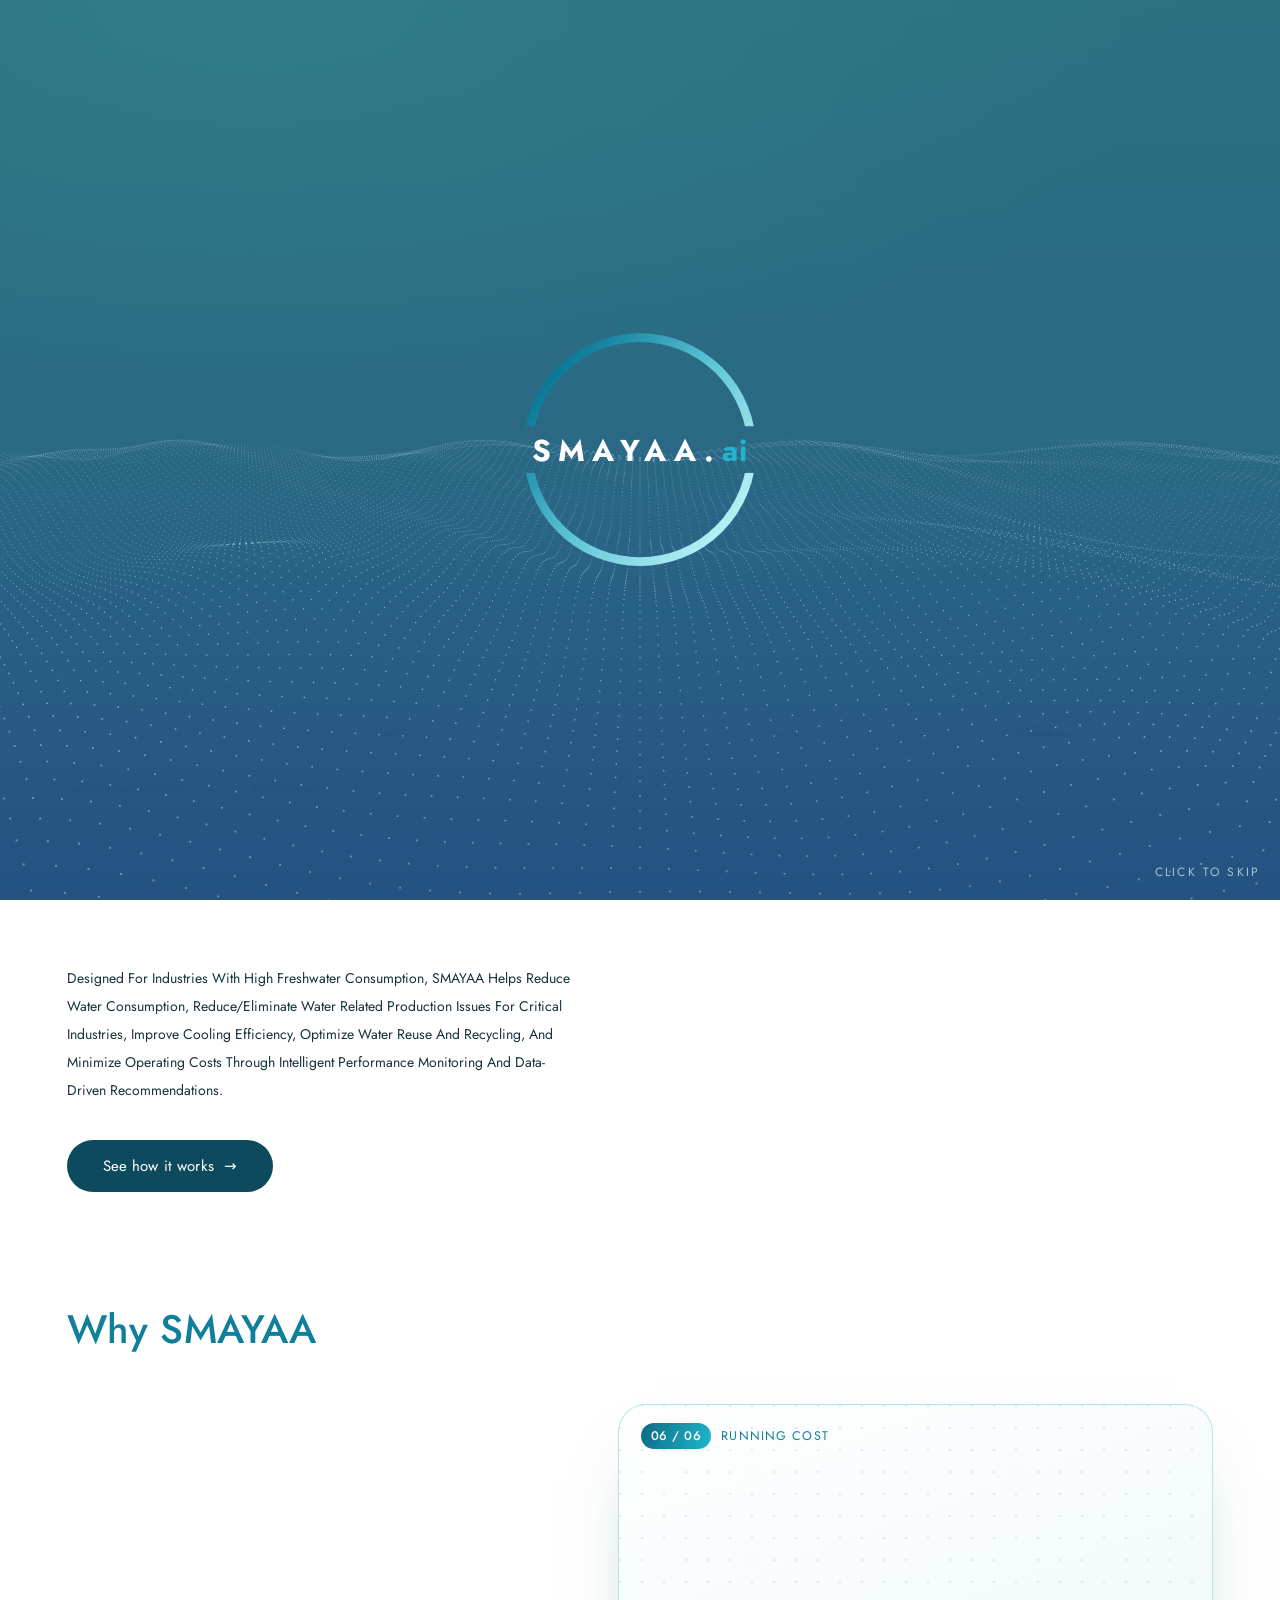
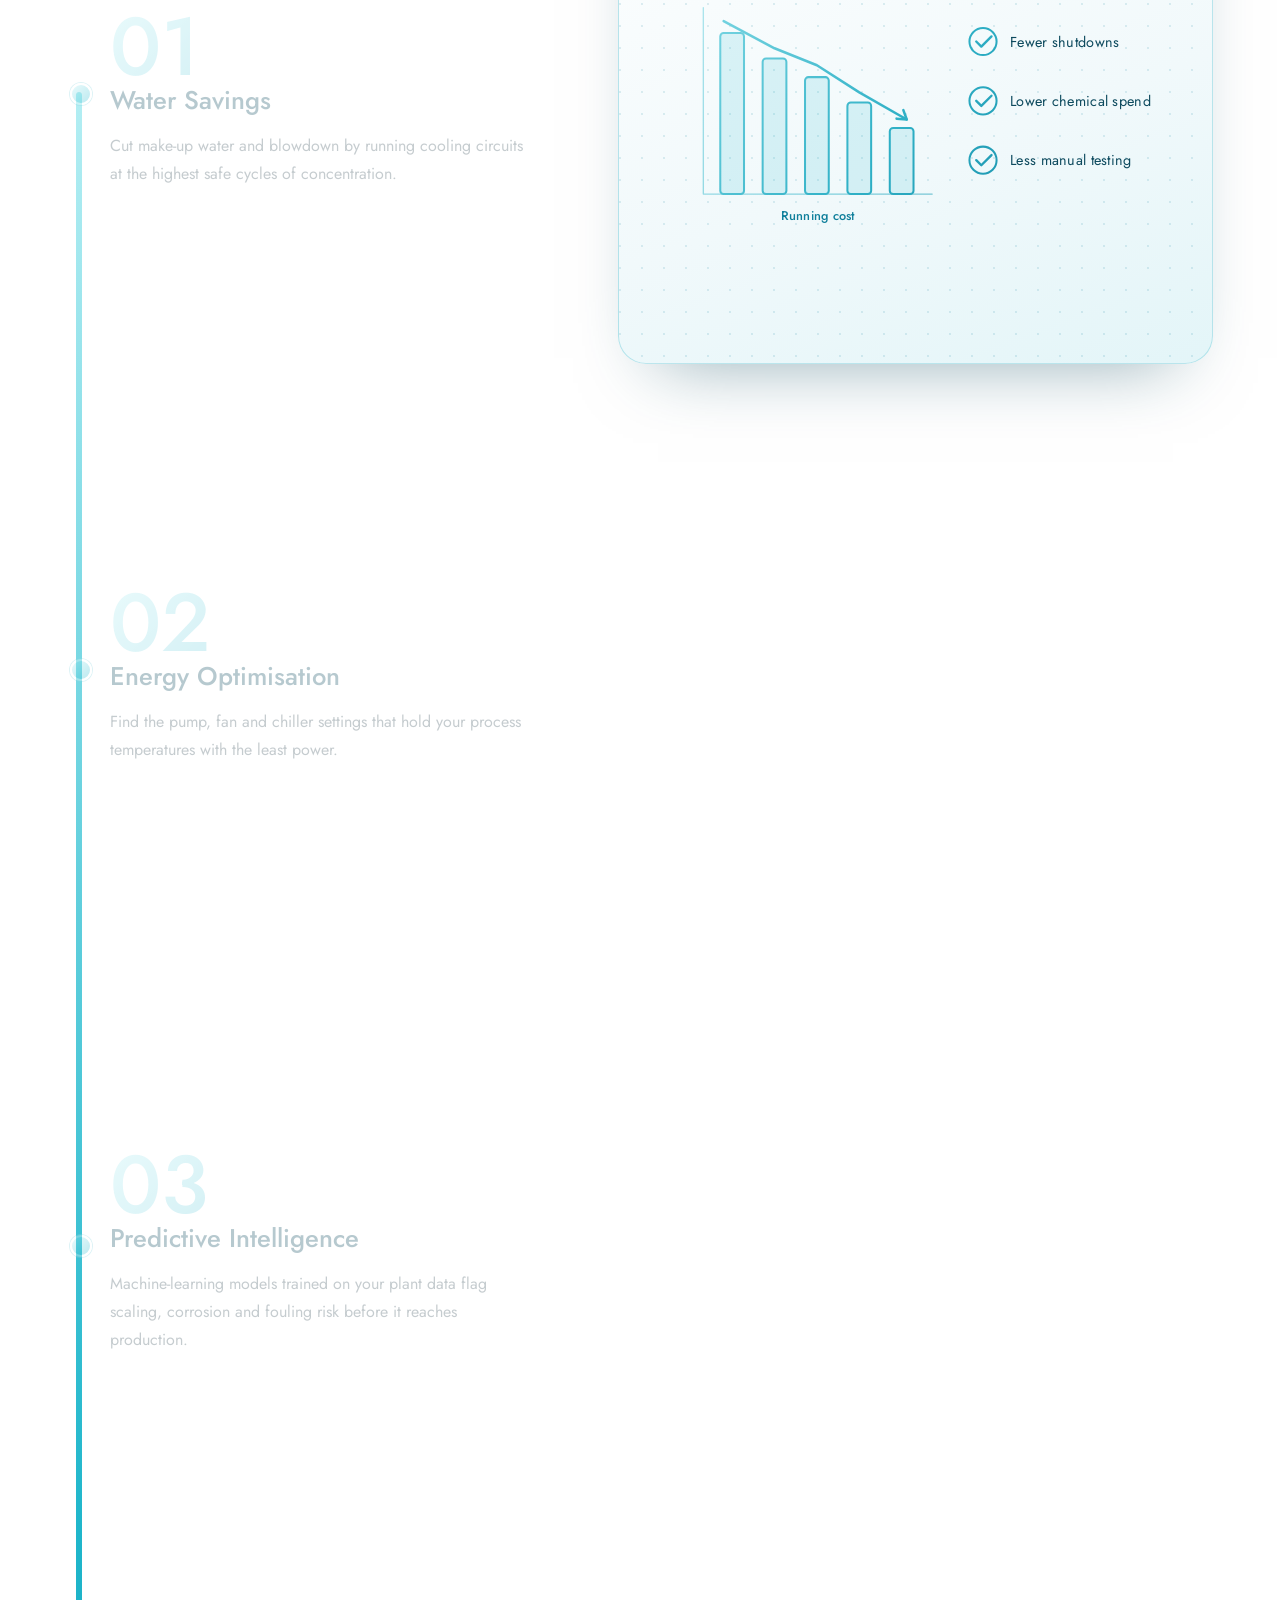
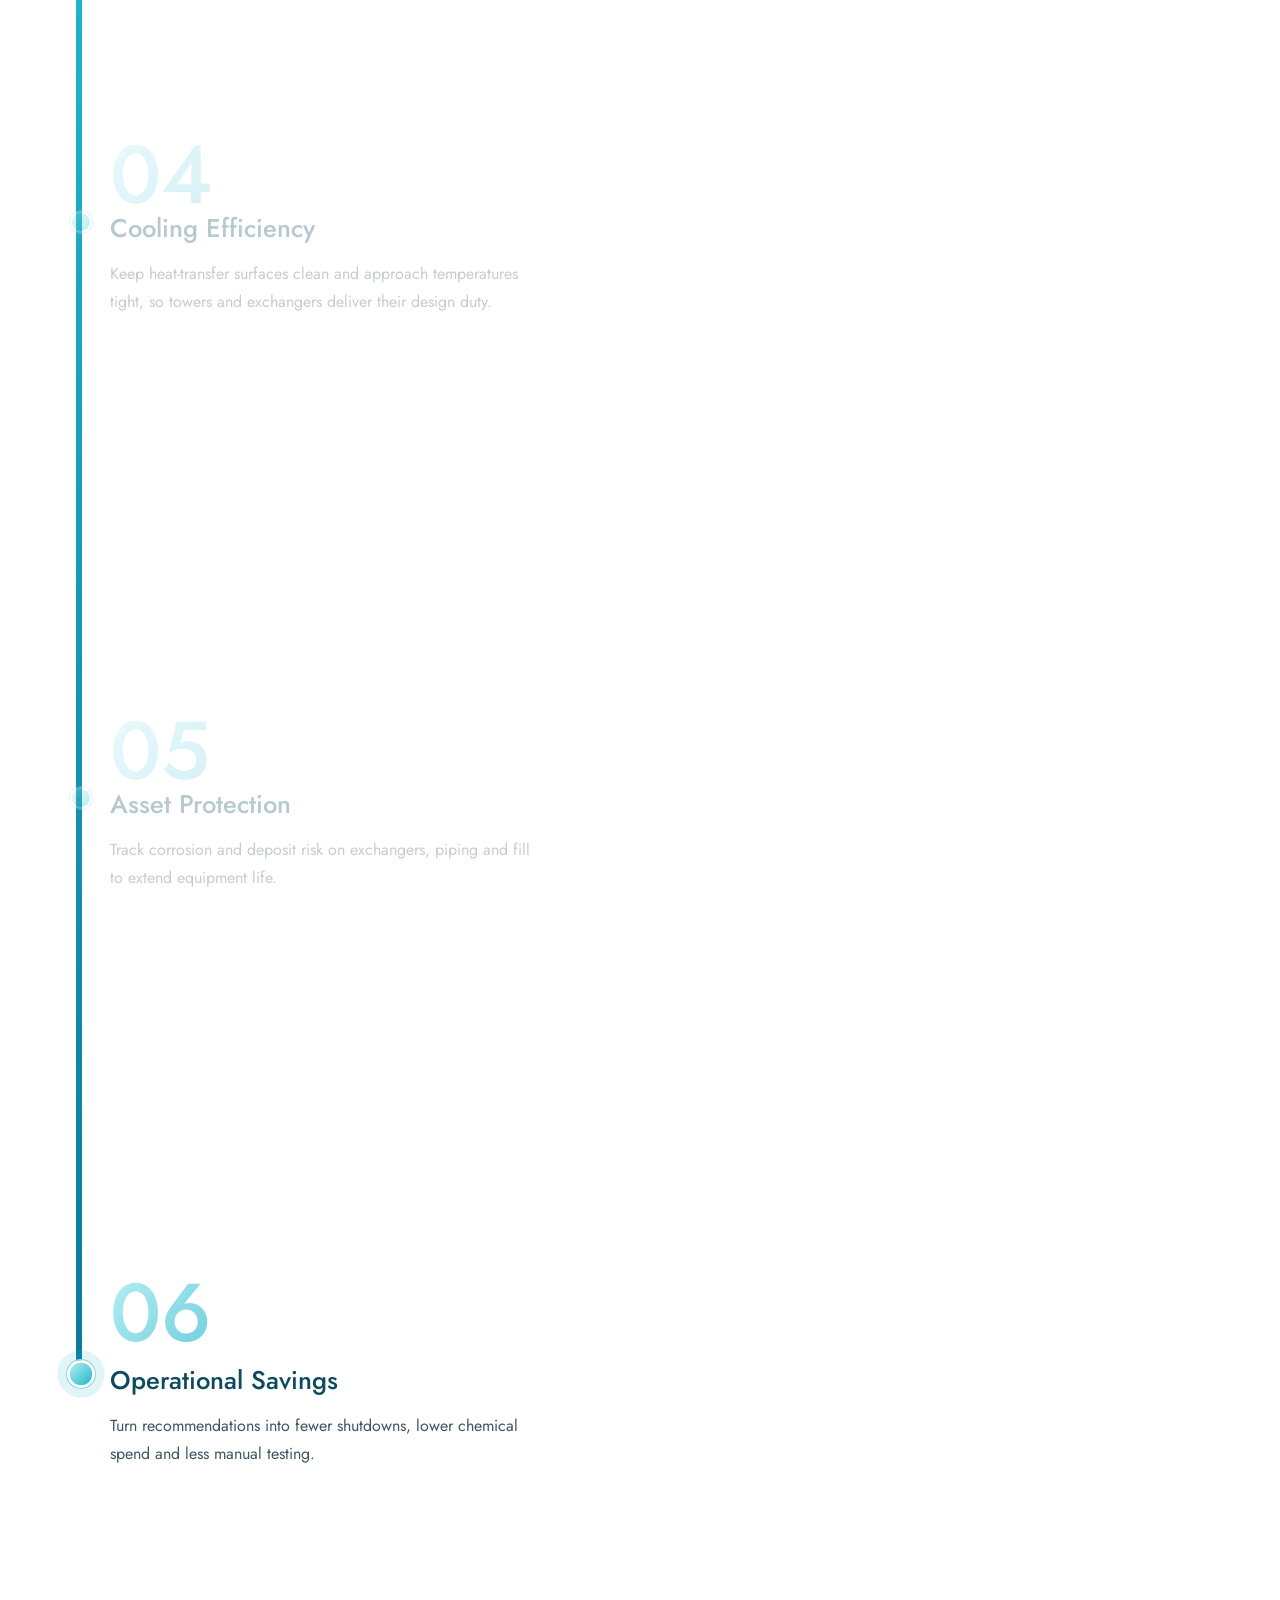
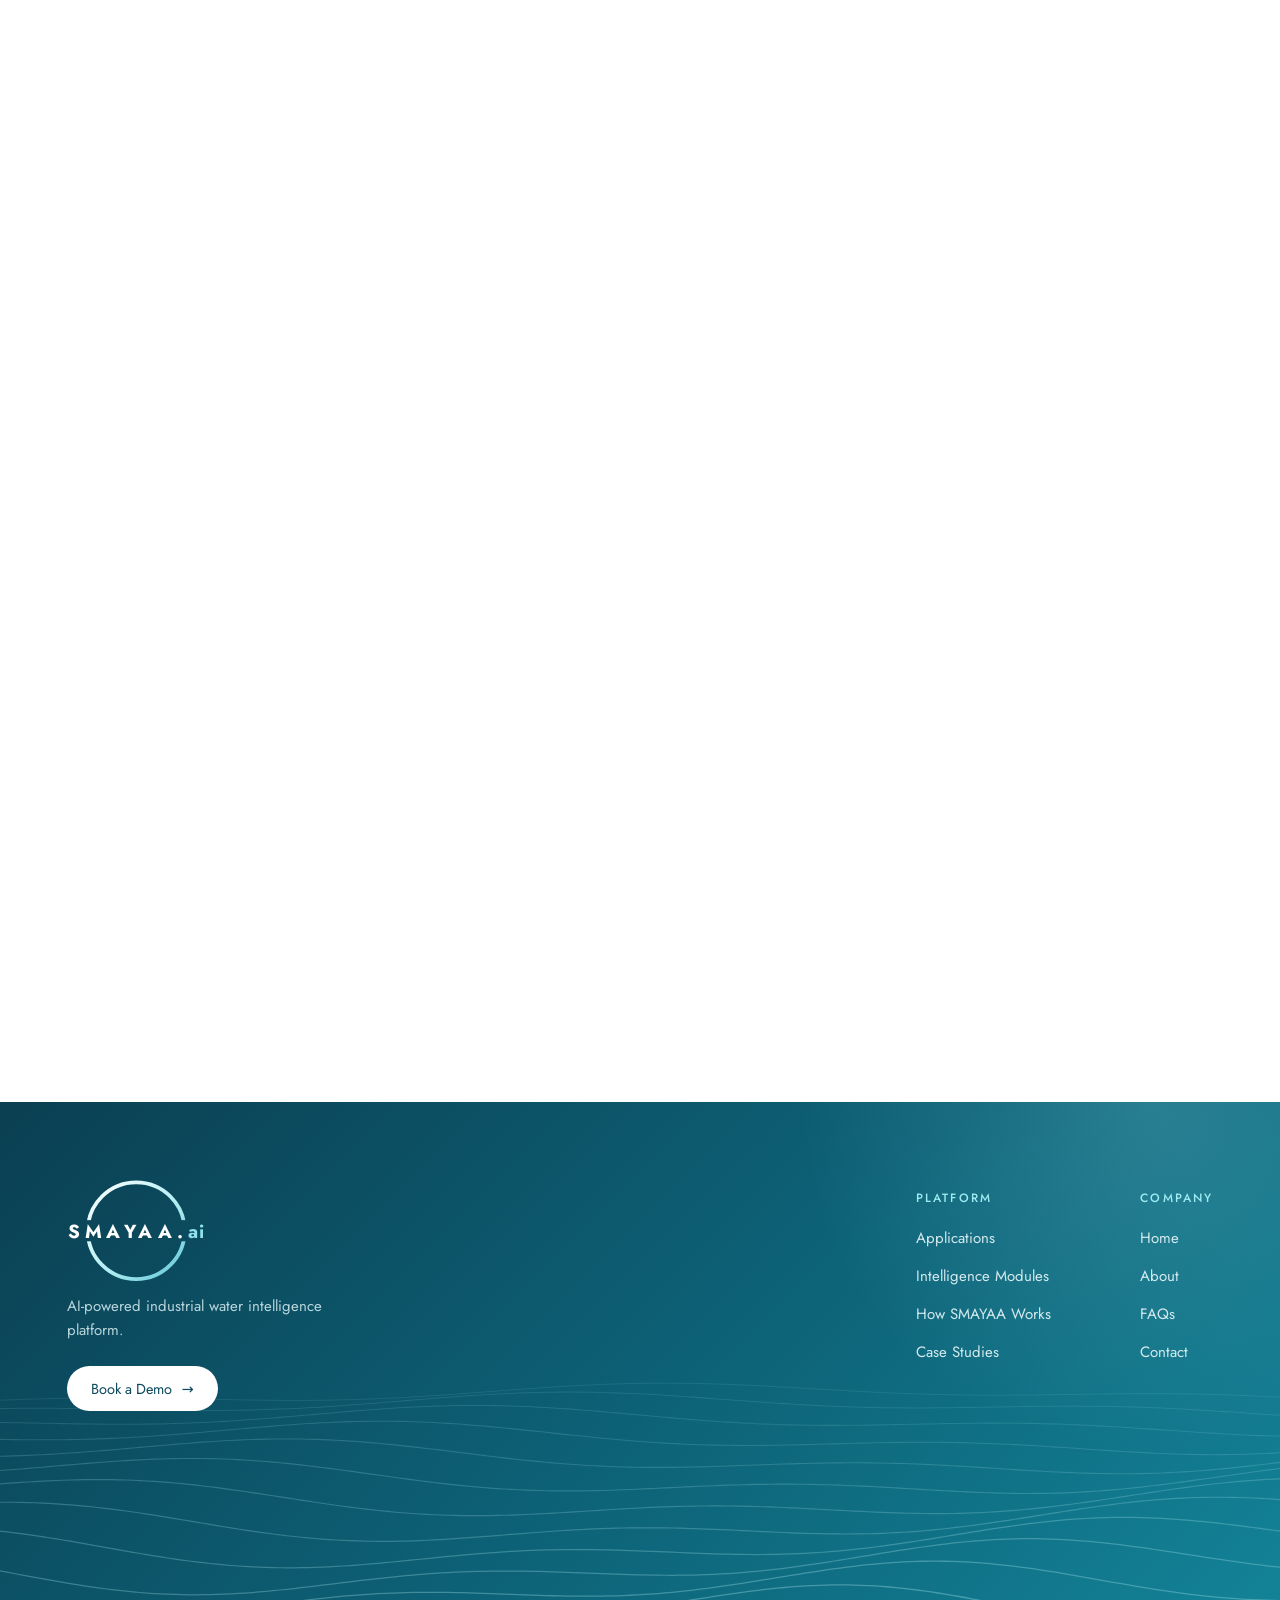
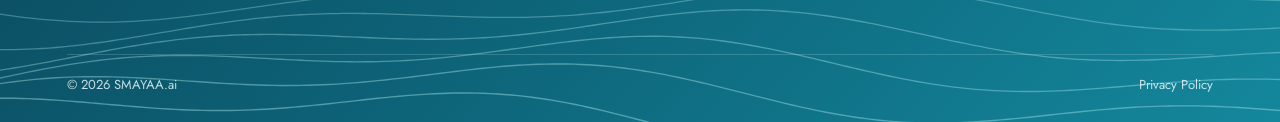
<file: index.html>
<!doctype html>
<html lang="en" class="loading">
<head>
<meta charset="utf-8">
<meta name="viewport" content="width=device-width, initial-scale=1, viewport-fit=cover">
<title>SMAYAA.ai | Machine Learning for Industrial Water &amp; Cooling Efficiency</title>
<meta name="description" content="SMAYAA.ai uses machine learning to cut freshwater use, improve cooling efficiency, protect assets and lower operating costs for steel, power, pulp &amp; paper, cement, refineries, data centres and HVAC.">
<meta name="robots" content="index, follow, max-image-preview:large">
<link rel="canonical" href="https://smayaa.ai/">
<meta name="theme-color" content="#0d4a5e">
<meta property="og:type" content="website">
<meta property="og:site_name" content="SMAYAA.ai">
<meta property="og:title" content="SMAYAA.ai | Machine Learning for Industrial Water &amp; Cooling Efficiency">
<meta property="og:description" content="Predict scaling, corrosion and fouling before they hit production. Save water, energy and chemicals with intelligent performance monitoring.">
<meta property="og:url" content="https://smayaa.ai/">
<meta name="twitter:card" content="summary_large_image">
<meta name="twitter:title" content="SMAYAA.ai | Machine Learning for Industrial Water &amp; Cooling Efficiency">
<meta name="twitter:description" content="Predict scaling, corrosion and fouling before they hit production. Save water, energy and chemicals.">
<link rel="icon" href="data:image/svg+xml,%3Csvg xmlns='http://www.w3.org/2000/svg' viewBox='0 0 64 64'%3E%3Cdefs%3E%3ClinearGradient id='g' x1='0' y1='0' x2='1' y2='1'%3E%3Cstop offset='0' stop-color='%23b3eef3'/%3E%3Cstop offset='.5' stop-color='%235cc4d6'/%3E%3Cstop offset='1' stop-color='%230b7a98'/%3E%3C/linearGradient%3E%3C/defs%3E%3Ccircle cx='32' cy='32' r='26' fill='none' stroke='url(%23g)' stroke-width='8'/%3E%3C/svg%3E">
<link rel="preconnect" href="https://fonts.googleapis.com">
<link rel="preconnect" href="https://fonts.gstatic.com" crossorigin>
<link rel="stylesheet" href="https://fonts.googleapis.com/css2?family=Jost:wght@400;500;600&display=swap">
<script>document.documentElement.classList.add('js');
// the logo intro plays on the first visit in this tab and on a reload; coming back to the home page skips it
try{var d=document.documentElement,n=performance.getEntriesByType('navigation')[0],k='smy-intro';if(sessionStorage.getItem(k)&&!(n&&n.type==='reload')){d.classList.remove('loading');d.classList.add('no-intro');}sessionStorage.setItem(k,'1');}catch(e){}</script>
<script type="application/ld+json">
{"@context":"https://schema.org","@graph":[
 {"@type":"Organization","@id":"https://smayaa.ai/#org","name":"SMAYAA.ai","url":"https://smayaa.ai/",
  "description":"Machine learning for industrial water, cooling and energy efficiency."},
 {"@type":"WebSite","@id":"https://smayaa.ai/#site","url":"https://smayaa.ai/","name":"SMAYAA.ai","publisher":{"@id":"https://smayaa.ai/#org"}},
 {"@type":"SoftwareApplication","name":"SMAYAA","applicationCategory":"BusinessApplication","operatingSystem":"Web",
  "publisher":{"@id":"https://smayaa.ai/#org"},
  "description":"Predictive intelligence for cooling-water systems: reduces freshwater consumption, improves cooling efficiency, optimises water reuse and protects assets.",
  "audience":{"@type":"BusinessAudience","audienceType":"Steel & Metal, Power Generation, Pulp & Paper, Cement Manufacturing, Refineries & Petrochemicals, Data Centres, HVAC & District Cooling, Water-Intensive Industries"}}
]}
</script>
<link rel="stylesheet" href="assets/site.css?v=d2b06b60">
<link rel="stylesheet" href="assets/screens.css?v=ab61aa86">
<style>
/* ---------- intro ---------- */
.intro{padding:clamp(40px,5vw,72px) 0 clamp(70px,9vw,140px)}
.intro p{max-width:64ch;margin:0 0 36px;font-size:clamp(14px,1.05vw,16px);line-height:2;color:var(--ink)}

/* ---------- why: scroll story over a pinned cooling-water circuit ---------- */
.why{padding-bottom:clamp(40px,6vw,90px)}
.ws{display:grid;grid-template-columns:minmax(0,.9fr) minmax(0,1.1fr);gap:clamp(32px,5vw,90px)}
.ws-steps{grid-column:1;grid-row:1;position:relative;padding-left:clamp(34px,3.4vw,52px)}
.ws-stage{grid-column:2;grid-row:1;--stage-h:min(560px,72vh)}
.ws-pipe{position:absolute;left:9px;top:var(--p0,0);height:var(--ph,0);width:6px;border-radius:6px;background:#e4f3f6;overflow:hidden}
.ws-fill{position:absolute;inset:0;border-radius:inherit;transform-origin:top;transform:scaleY(var(--fill,0));background:linear-gradient(#b3eef3,#1fb6cb 50%,#0b7a98)}
.ws-step{min-height:clamp(300px,64vh,600px);display:flex;flex-direction:column;justify-content:center;position:relative;transition:opacity .6s var(--ease)}
.ws-step::before{content:"";position:absolute;left:calc(-1 * clamp(34px,3.4vw,52px) + 12px);top:50%;width:18px;height:18px;margin:-9px 0 0 -9px;border-radius:50%;
  background:#fff;border:2px solid #cfe9ee;transition:background .5s,border-color .5s,box-shadow .5s,transform .5s var(--ease)}
.ws-step.past::before{background:linear-gradient(135deg,#b3eef3,#1fb6cb);border-color:#fff;box-shadow:0 0 0 1px #8fd6e1}
.ws-step.on::before{transform:scale(1.25);box-shadow:0 0 0 1px #8fd6e1,0 0 0 8px rgba(31,182,203,.14)}
html.js .ws-step:not(.on){opacity:.3}
.ws-step .n{font-size:clamp(56px,6.4vw,96px);line-height:.9;font-weight:500;background:linear-gradient(135deg,#b3eef3,#5cc4d6 45%,#0b7a98);-webkit-background-clip:text;background-clip:text;color:transparent;
  transform:translateY(14px);transition:transform .8s var(--ease)}
.ws-step h3{margin:12px 0 10px;font-size:clamp(22px,2vw,30px);font-weight:500;color:var(--deep)}
.ws-step p{margin:0;max-width:42ch;color:var(--muted);line-height:1.75}
.ws-step.on .n{transform:none}
.ws-card{position:sticky;top:max(88px,calc(50vh - var(--stage-h) / 2 + 30px));height:var(--stage-h);border-radius:28px;overflow:hidden;
  background:radial-gradient(circle at 1px 1px,rgba(15,127,155,.13) 1px,transparent 0) 0 0/22px 22px,linear-gradient(160deg,#fff,#f1f9fb 60%,#e3f5f8);
  border:1px solid rgba(143,214,225,.6);box-shadow:0 34px 70px -40px rgba(13,74,94,.5);display:grid;place-items:center;padding:clamp(42px,4vw,60px) clamp(14px,2vw,30px) clamp(14px,2vw,26px)}
.ws-card svg{width:100%;height:100%;overflow:visible}
.ws-tag{position:absolute;top:18px;left:22px;display:flex;align-items:center;gap:10px;font-size:12.5px;letter-spacing:.09em;text-transform:uppercase;color:var(--teal)}
.ws-tag b{font-weight:500;color:#fff;background:linear-gradient(110deg,#0d6a83,#1fb6cb);border-radius:99px;padding:3px 10px;letter-spacing:.04em}
.ws-tag span{animation:capIn .45s var(--ease)}
/* each benefit has its own scene; only the current one is shown */
.ws text{fill:var(--teal);stroke:none;font:500 15px Jost,'Century Gothic',system-ui,sans-serif;letter-spacing:.02em}
.ws text.sm{font-size:13px;font-weight:400;fill:var(--muted)}
.ws text.big{font-size:24px}
.ws text.lbl-dk{font-size:17px;font-weight:400;fill:var(--deep)}
.ws text.warm{fill:#d9733a}
.ws text.b{font-weight:700;font-size:15px}
.ws .scene{opacity:0;transform:translateY(18px) scale(.97);transform-origin:320px 235px;transition:opacity .45s var(--ease),transform .7s var(--ease)}
.ws-card[data-step="0"] .s0,.ws-card[data-step="1"] .s1,.ws-card[data-step="2"] .s2,
.ws-card[data-step="3"] .s3,.ws-card[data-step="4"] .s4,.ws-card[data-step="5"] .s5{opacity:1;transform:none;transition-delay:.12s}
.ws .flow,.ws .data{animation:wsFlow 1.1s linear infinite}
.ws .flow{stroke-dasharray:7 11}
.ws .data{stroke-dasharray:3 7;animation-duration:1.3s}
@keyframes wsFlow{to{stroke-dashoffset:-36}}
.ws .loop{transform-origin:320px 245px;animation:wsSpin 16s linear infinite}
.ws .rotor{transform-origin:200px 235px;animation:wsSpin 1.3s linear infinite}
.ws .ring{transform-origin:250px 240px;animation:wsSpin 5s linear infinite}
@keyframes wsSpin{to{transform:rotate(360deg)}}
.ws .wave40{animation:wsWave 2.4s linear infinite}
@keyframes wsWave{to{transform:translateX(-40px)}}
.ws .pulse{transform-box:fill-box;transform-origin:center;animation:wsPulse 2s ease-out infinite}
.ws .pulse:nth-of-type(2){animation-delay:.6s}.ws .pulse:nth-of-type(3){animation-delay:1.2s}
@keyframes wsPulse{0%{transform:scale(1);opacity:.9}100%{transform:scale(3);opacity:0}}
.ws .warn{transform-box:fill-box;transform-origin:center;animation:wsBeat 1.6s ease-in-out infinite}
@keyframes wsBeat{50%{transform:scale(1.18)}}
/* entrance moments, replayed each time a scene becomes current */
.ws .needle{transform-origin:460px 250px;transform:rotate(68deg);transition:transform 1.8s cubic-bezier(.3,.7,.2,1) .35s}
.ws-card[data-step="1"] .needle{transform:rotate(-58deg)}
.ws .merc{transform-box:fill-box;transform-origin:bottom;transition:transform 1.6s var(--ease) .4s}
.ws-card[data-step="3"] .merc{transform:scaleY(.3)}
.ws .fc{opacity:0;transition:opacity .8s .5s}
.ws-card[data-step="2"] .fc{opacity:1}
.ws .rust{opacity:.25;transition:opacity 1s var(--ease) .3s}
.ws-card[data-step="4"] .rust{opacity:1}
.ws .shield{transform-box:fill-box;transform-origin:center;transform:scale(.6);opacity:0;transition:transform .7s cubic-bezier(.3,1.5,.5,1) .45s,opacity .4s .45s}
.ws-card[data-step="4"] .shield{transform:none;opacity:1}
.ws .life{transform-box:fill-box;transform-origin:left;transform:scaleX(0);transition:transform 1.3s var(--ease) calc(.6s + var(--d,0s))}
.ws-card[data-step="4"] .life{transform:none}
.ws .tick,.ws .chart{stroke-dasharray:1;stroke-dashoffset:1;transition:stroke-dashoffset .8s var(--ease) var(--d,0s)}
.ws .chart{transition-duration:1.3s;--d:.7s}
.ws .chart-h{opacity:0;transition:opacity .3s 1.9s}
.ws-card[data-step="4"] .tick,.ws-card[data-step="5"] .tick,.ws-card[data-step="5"] .chart{stroke-dashoffset:0}
.ws-card[data-step="5"] .chart-h{opacity:1}
.ws .bar{transform-box:fill-box;transform-origin:bottom;transform:scaleY(.05);transition:transform .9s var(--ease) var(--d)}
.ws-card[data-step="5"] .bar{transform:none}
.ws:not(.live) *{animation-play-state:paused!important}
@media (max-width:900px){
  .ws{display:flex;flex-direction:column}
  .ws-stage{order:-1;position:sticky;top:66px;z-index:2;height:auto;background:linear-gradient(#fff 88%,rgba(255,255,255,0));padding:8px 0 22px;margin-inline:calc(var(--pad) * -1);padding-inline:var(--pad)}
  .ws-card{position:relative;top:auto;height:auto}
  .ws-card svg{height:auto}
  .ws-step{min-height:46vh}
}
/* phones held sideways: card and steps side by side again, sized to the short screen */
@media (max-width:900px) and (orientation:landscape) and (max-height:600px){
  .ws{display:grid;grid-template-columns:minmax(0,1fr) minmax(0,1fr);gap:28px}
  .ws-stage{order:0;position:static;background:none;padding:0;margin:0}
  .ws-card{position:sticky;top:78px;height:calc(100svh - 96px);padding:40px 12px 10px}
  .ws-card svg{height:100%}
  .ws-step{min-height:80svh}
  .ws-step .n{font-size:44px}
}

/* ---------- industries ---------- */
.ind{padding-bottom:clamp(70px,9vw,140px)}
/* coverflow: the centre card faces you, its neighbours rake back into depth (positions painted from JS) */
.cf{--cf-card:clamp(200px,24vw,300px);position:relative;margin-inline:calc(var(--pad)*-1)}
.cf-frame{overflow:hidden;padding:44px 0 52px;perspective:calc(var(--cf-card)*3);touch-action:pan-y;cursor:grab;outline:none;
  -webkit-mask:linear-gradient(90deg,transparent,#000 9%,#000 91%,transparent);mask:linear-gradient(90deg,transparent,#000 9%,#000 91%,transparent)}
.cf-frame:active{cursor:grabbing}
.cf-frame:focus-visible .cf-card.on{outline:2px solid var(--teal-2);outline-offset:4px}
.cf-track{position:relative;height:var(--cf-card);transform-style:preserve-3d;user-select:none;-webkit-user-select:none;list-style:none;margin:0;padding:0}
.cf-card{position:absolute;left:50%;top:0;width:var(--cf-card);aspect-ratio:1;border-radius:24px;will-change:transform,opacity;
  display:flex;flex-direction:column;align-items:center;justify-content:center;gap:clamp(14px,1.6vw,22px);padding:24px;text-align:center;color:var(--teal);
  background:linear-gradient(160deg,#fff 0%,#f3fbfc 55%,#e3f5f8 100%);border:1px solid rgba(143,214,225,.6);
  box-shadow:0 26px 50px -24px rgba(13,74,94,.42),0 2px 6px rgba(13,74,94,.06);transition:box-shadow .5s var(--ease),border-color .5s var(--ease)}
.cf-card::before{content:"";position:absolute;inset:-1px;border-radius:inherit;padding:1.5px;background:linear-gradient(135deg,#b3eef3,#5cc4d6 50%,#0b7a98);
  -webkit-mask:linear-gradient(#000 0 0) content-box,linear-gradient(#000 0 0);-webkit-mask-composite:xor;mask-composite:exclude;opacity:0;transition:opacity .5s var(--ease)}
.cf-card.on{box-shadow:0 34px 64px -26px rgba(15,127,155,.6),0 2px 8px rgba(13,74,94,.08);border-color:transparent}
.cf-card.on::before{opacity:1}
.cf-card .ind-ico{width:46%;height:auto;aspect-ratio:1;overflow:visible;pointer-events:none}
.cf-card .ind-ico *{vector-effect:none}
.cf-card h3{margin:0;font-weight:400;font-size:clamp(15px,1.3vw,19px);line-height:1.25;max-width:16ch}
/* line-draw: hidden until the section scrolls in, then redrawn every time a card arrives at the centre */
.cf .ind-ico path,.cf .ind-ico rect,.cf .ind-ico circle{stroke-dasharray:var(--len)}
.cf:not(.in) .ind-ico path,.cf:not(.in) .ind-ico rect,.cf:not(.in) .ind-ico circle{stroke-dashoffset:var(--len)}
.cf-card.play .ind-ico path,.cf-card.play .ind-ico rect,.cf-card.play .ind-ico circle{animation:redraw 1.6s var(--ease) backwards}
/* steel & metal is one long continuous path (the others are several short ones), so it needs more time to draw at the same pace */
.cf-card.play .ind-steel-metal path{animation:redraw 3.4s cubic-bezier(.45,.1,.35,1) backwards}
@keyframes redraw{0%{stroke-dashoffset:var(--len)}100%{stroke-dashoffset:0}}
.cf-ctrl{display:flex;align-items:center;justify-content:center;gap:clamp(16px,2vw,28px);margin-top:22px}
.cf-btn{width:44px;height:44px;border-radius:50%;display:grid;place-items:center;flex:none;
  background:#fff;color:var(--teal);border:1px solid rgba(143,214,225,.8);box-shadow:0 8px 22px -12px rgba(13,74,94,.45);
  transition:background .3s,color .3s,border-color .3s,transform .3s var(--ease)}
.cf-btn:hover{background:var(--teal);border-color:var(--teal);color:#fff;transform:scale(1.06)}
.cf-btn svg{width:20px;height:20px}
.cf-cap{text-align:center;max-width:54ch;margin:0 auto;padding-inline:var(--pad);min-height:3.4em;color:var(--muted);font-size:clamp(15px,1.15vw,17px)}
.cf-cap p{margin:0;animation:capIn .45s var(--ease)}
@keyframes capIn{from{opacity:0;transform:translateY(6px)}}
.cf-more{color:var(--teal);font-weight:500;white-space:nowrap;border-bottom:1px solid currentColor}
.cf-more:hover{color:var(--deep)}
.cf-dots{display:flex;justify-content:center;gap:10px}
.cf-dots button{width:8px;height:8px;border-radius:99px;background:var(--teal);opacity:.25;padding:0;transition:width .4s var(--ease),opacity .3s}
.cf-dots button[aria-current="true"]{width:26px;opacity:1}
@media (max-width:600px){.cf{--cf-card:min(62vw,240px)}.cf-btn{width:38px;height:38px}}
.wide-cta{display:flex;justify-content:center;margin-top:clamp(48px,6vw,90px)}
.wide-cta .btn{width:min(100%,1200px);justify-content:center;padding:16px}

/* ---------- problems ---------- */
.prob{padding-bottom:clamp(60px,7vw,110px)}
.prob h2{margin-bottom:12px}
.sub{margin:0 0 clamp(28px,3.4vw,48px);color:var(--teal);font-size:clamp(15px,1.25vw,19px)}
.cards{display:flex;gap:clamp(6px,.7vw,12px);height:clamp(360px,36vw,600px)}
.pcard{flex:1 1 0;min-width:0;position:relative;overflow:hidden;border-radius:4px;background:linear-gradient(180deg,#dcdcdc,#cfd3d5);color:#fff;transition:flex-grow .7s var(--ease);outline:none;cursor:pointer}
.pcard img{position:absolute;left:50%;top:36%;width:42%;translate:-50% -50%;opacity:.35;filter:grayscale(.2);transition:.7s var(--ease)}
.pcard::after{content:"";position:absolute;inset:auto 0 0;height:30%;background:linear-gradient(180deg,rgba(13,74,94,0),rgba(13,74,94,.82) 55%,#0d4a5e);transition:height .7s var(--ease)}
.pcard .lbl{position:absolute;inset:auto 0 0;z-index:2;padding:18px 14px 22px;text-align:center}
.pcard h3{margin:0;font-weight:400;font-size:clamp(12px,.95vw,15px);line-height:1.35}
.pcard p{margin:0 auto;max-width:30ch;font-size:13.5px;line-height:1.6;color:#d8f2f5;max-height:0;opacity:0;overflow:hidden;transition:max-height .6s var(--ease),opacity .4s,margin .5s}
.pcard:hover,.pcard:focus-visible,.pcard.on{flex-grow:2.4}
.pcard:hover::after,.pcard:focus-visible::after,.pcard.on::after{height:62%}
.pcard:hover p,.pcard:focus-visible p,.pcard.on p{max-height:140px;opacity:1;margin-top:10px}
.pcard:hover img,.pcard.on img{opacity:.55;top:30%;width:34%}
/* real photos fill the whole card; the teal gradient underneath keeps the caption readable */
.pcard img.photo{left:0;top:0;width:100%;height:100%;translate:none;object-fit:cover;object-position:50% 40%;opacity:1;filter:saturate(.85);transform:scale(1.04);transition:transform 1.2s var(--ease),filter .7s}
.pcard:hover img.photo,.pcard.on img.photo{top:0;width:100%;opacity:1;filter:none;transform:none}
.pcard:has(.photo)::after{height:40%;background:linear-gradient(180deg,rgba(13,74,94,0),rgba(13,74,94,.7) 50%,rgba(10,58,74,.94))}
.pcard:has(.photo):hover::after,.pcard:has(.photo).on::after{height:46%}
@media (max-width:820px){
  .cards{flex-direction:column;height:auto}
  .pcard img.photo{width:100%;top:0}
  .pcard{height:110px;flex:none;transition:height .6s var(--ease)}
  .pcard.on,.pcard:hover{height:230px}
  .pcard img{width:70px;top:40%}
}

/* ---------- modules + laptop ---------- */
.mods{padding-bottom:0}
.tabs{display:grid;grid-template-columns:repeat(5,1fr);gap:clamp(8px,1.2vw,18px);margin-bottom:clamp(30px,3.5vw,54px)}
.tab{height:clamp(52px,4.6vw,70px);border:1.5px solid var(--line);border-radius:999px;color:var(--teal);font-size:clamp(12px,.98vw,15px);padding:0 10px;transition:.35s var(--ease);position:relative}
.tab:hover{background:var(--soft)}
.tab[aria-selected=true]{background:var(--deep);border-color:var(--deep);color:#fff;box-shadow:0 10px 26px rgba(13,74,94,.22)}
@media (max-width:820px){.tabs{display:flex;overflow-x:auto;scroll-snap-type:x mandatory;margin-inline:calc(var(--pad) * -1);padding-inline:var(--pad);scrollbar-width:none}.tab{flex:0 0 auto;padding:0 20px;scroll-snap-align:start}.tabs::-webkit-scrollbar{display:none}}
.mods{padding-bottom:0}
.stagebox{position:relative;perspective:1600px;padding-top:10px}
.laptop{width:min(100%,1060px);margin:0 auto}
@media (max-width:900px) and (orientation:landscape) and (max-height:600px){.laptop{width:min(100%,calc((100svh - 90px) * 1.183))}}

</style>
</head>
<body>
<a class="sr-only" href="#main">Skip to content</a>

<div id="loader" aria-hidden="true"><span class="skip">Click to skip</span></div>
<div id="stage" aria-hidden="true"><svg id="opener" viewBox="30 120 1340 1180" xmlns="http://www.w3.org/2000/svg" role="img" aria-label="SMAYAA.ai">
        <defs>
          <linearGradient id="gTeal" gradientUnits="userSpaceOnUse" x1="150" y1="0" x2="850" y2="0">
            <stop offset="0" stop-color="#34b3c8"/><stop offset="1" stop-color="#009db6"/>
          </linearGradient>
          <linearGradient id="gDark" gradientUnits="userSpaceOnUse" x1="150" y1="0" x2="500" y2="0">
            <stop offset="0" stop-color="#006d88"/><stop offset="1" stop-color="#0a88a4"/>
          </linearGradient>
          <!-- pale cyan at the top left, deepening to blue-teal at the bottom right -->
          <linearGradient id="gRing" gradientUnits="userSpaceOnUse" x1="300" y1="308" x2="1100" y2="1108">
            <stop offset="0" stop-color="#b3eef3"/><stop offset="0.5" stop-color="#5cc4d6"/><stop offset="1" stop-color="#0b7a98"/>
          </linearGradient>
          <clipPath id="clipU"><path id="clipUPath"/></clipPath>
          <clipPath id="clipL"><path id="clipLPath"/></clipPath>
          <mask id="ringMask" maskUnits="userSpaceOnUse" x="0" y="0" width="1400" height="1440">
            <rect x="0" y="0" width="1400" height="1440" fill="#fff"/>
            <rect id="gap" x="700" y="708" width="1400" height="0" fill="#000"/><rect id="gapL" x="0" y="708" width="700" height="0" fill="#000"/>
          </mask>
          <g id="shade">
            <circle cx="700" cy="708" r="572" fill="#75d8e0"/>
            <g id="shadeShift">
              <path id="waveA" fill="url(#gTeal)" d="M-300 0 L1700 0 L1700 425 L1180 425 C1000 395 900 385 830 392 C700 410 640 490 615 580 C595 660 585 760 560 860 C530 970 450 1028 320 1026 L-300 1022 Z"/>
              <path id="waveB" fill="url(#gDark)" d="M-300 0 L497 0 C488 260 492 400 490 470 C488 560 430 620 360 665 C300 700 200 722 -300 730 Z"/>
              <path id="darkest" fill="#00586e" d="M-300 0 L345 0 C340 220 290 320 160 335 L-300 335 Z"/>
            </g>
          </g>
        </defs>
        <g id="sphere">
          <g clip-path="url(#clipU)"><use href="#shade"/></g>
          
          <g id="lines" fill="none" stroke="#b6eff2" stroke-width="4" stroke-linecap="round"></g>
          <g id="dots" fill="#b6eff2"></g>
          
        </g>
        <circle id="ring" cx="700" cy="708" r="565" fill="none" stroke="url(#gRing)" stroke-width="44" mask="url(#ringMask)" opacity="0"/>
        <g id="wordWrap">
          <text x="700" y="768" text-anchor="middle" font-family="'Century Gothic', Jost, Futura, sans-serif" font-size="166" font-weight="700"><tspan fill="#0d4f66" letter-spacing="40">SMAYAA.</tspan><tspan fill="#1fb6cb" letter-spacing="6">ai</tspan></text>
        </g>
      </svg></div>

<header class="hdr" id="hdr">
  <div class="wrap">
    <a class="brand" href="#home" aria-label="SMAYAA.ai home">
      <span id="brandSlot"></span>
      <img class="brand-static" src="[data-uri]" alt="SMAYAA.ai" width="140" height="42">
    </a>
    <button class="burger" id="burger" aria-label="Open menu" aria-expanded="false" aria-controls="nav"><span></span></button>
    <nav class="nav" id="nav" aria-label="Main">
      <a href="about" data-nav="about">About</a>
      <a href="applications" data-nav="applications">Applications</a>
      <a href="modules" data-nav="modules">Intelligence Modules</a>
      <div class="dd" id="dd">
        <button aria-expanded="false" aria-haspopup="true">How It Works <svg viewBox="0 0 10 6" aria-hidden="true"><path d="M1 1l4 4 4-4" fill="none" stroke="currentColor" stroke-width="1.4"/></svg></button>
        <div class="dd-menu">
          <a href="how-it-works" data-nav="how-it-works">How SMAYAA Works</a>
          <a href="case-studies" data-nav="case-studies">Case Studies</a>
        </div>
      </div>
      <a href="book-a-demo" data-nav="book-a-demo" data-demo>Book a Demo</a>
      <a class="pill" href="contact" data-nav="contact">Contact</a>
    </nav>
  </div>
</header>

<main id="main">
  <section class="hero" id="home" aria-labelledby="hero-title">
    <canvas id="net" aria-hidden="true"></canvas>
    <div class="wrap">
      <h1 id="hero-title"><span class="w"><span style="transition-delay:0.00s">An</span></span> <span class="w"><span style="transition-delay:0.04s">advanced,</span></span> <span class="w"><span style="transition-delay:0.08s">AI-powered</span></span> <span class="w"><span style="transition-delay:0.12s">industrial</span></span> <span class="w"><span style="transition-delay:0.16s">water</span></span> <span class="w"><span style="transition-delay:0.20s">intelligence</span></span> <span class="w"><span style="transition-delay:0.24s">platform</span></span> <span class="w"><span style="transition-delay:0.28s">that</span></span> <span class="w"><span style="transition-delay:0.32s">uses</span></span> <span class="w"><span style="transition-delay:0.41s"><span class="rot" id="heroRot"><span class="rw on">Machine Learning</span><span class="rw" aria-hidden="true">Predictive Analytics</span><span class="rw" aria-hidden="true">Engineering Intelligence</span></span></span></span></h1>
    </div>
    <span class="scroll-cue" aria-hidden="true"></span>
  </section>

  <section class="intro" aria-label="About SMAYAA">
    <div class="wrap rv">
      <p>Designed For Industries With High Freshwater Consumption, SMAYAA Helps Reduce Water Consumption, Reduce/Eliminate Water Related Production Issues For Critical Industries, Improve Cooling Efficiency, Optimize Water Reuse And Recycling, And Minimize Operating Costs Through Intelligent Performance Monitoring And Data-Driven Recommendations.</p>
      <a class="btn" href="#problems">See how it works <span class="arr" aria-hidden="true">→</span></a>
    </div>
  </section>

  <section class="why" id="why" aria-labelledby="why-title">
    <div class="wrap">
      <h2 id="why-title" class="rv">Why SMAYAA</h2>
      <div class="ws" id="ws">
        <div class="ws-steps">
          <div class="ws-pipe" aria-hidden="true"><span class="ws-fill"></span></div>
          <article class="ws-step on past" data-tag="Make-up &amp; blowdown"><div class="n" aria-hidden="true">01</div><h3>Water Savings</h3><p>Cut make-up water and blowdown by running cooling circuits at the highest safe cycles of concentration.</p></article>
          <article class="ws-step" data-tag="Fans &amp; pumps"><div class="n" aria-hidden="true">02</div><h3>Energy Optimisation</h3><p>Find the pump, fan and chiller settings that hold your process temperatures with the least power.</p></article>
          <article class="ws-step" data-tag="Sensors to models"><div class="n" aria-hidden="true">03</div><h3>Predictive Intelligence</h3><p>Machine-learning models trained on your plant data flag scaling, corrosion and fouling risk before it reaches production.</p></article>
          <article class="ws-step" data-tag="Return-water temperature"><div class="n" aria-hidden="true">04</div><h3>Cooling Efficiency</h3><p>Keep heat-transfer surfaces clean and approach temperatures tight, so towers and exchangers deliver their design duty.</p></article>
          <article class="ws-step" data-tag="Exchanger health"><div class="n" aria-hidden="true">05</div><h3>Asset Protection</h3><p>Track corrosion and deposit risk on exchangers, piping and fill to extend equipment life.</p></article>
          <article class="ws-step" data-tag="Running cost"><div class="n" aria-hidden="true">06</div><h3>Operational Savings</h3><p>Turn recommendations into fewer shutdowns, lower chemical spend and less manual testing.</p></article>
        </div>
        <div class="ws-stage">
          <div class="ws-card" data-step="0">
            <div class="ws-tag" aria-hidden="true"><b id="wsNum">01 / 06</b><span id="wsTag">Make-up &amp; blowdown</span></div>
            <svg viewBox="0 0 640 470" role="img" aria-label="Illustration of the selected SMAYAA benefit">
            <defs>
              <linearGradient id="wsG" gradientUnits="userSpaceOnUse" x1="40" y1="40" x2="600" y2="440"><stop offset="0" stop-color="#8fe0ea"/><stop offset=".5" stop-color="#2fb0c6"/><stop offset="1" stop-color="#0b7a98"/></linearGradient>
              <linearGradient id="wsTemp" gradientUnits="userSpaceOnUse" x1="150" y1="0" x2="490" y2="0"><stop offset="0" stop-color="#ef8a4c"/><stop offset=".45" stop-color="#f5b47c"/><stop offset="1" stop-color="#2fb0c6"/></linearGradient>
              <clipPath id="wsDropClip"><path d="M320 128 C282 182 252 214 252 254 a68 68 0 0 0 136 0 C388 214 358 182 320 128 Z"/></clipPath>
              <clipPath id="wsBore"><circle cx="460" cy="210" r="77"/></clipPath>
              <path id="wsBlade" d="M200 235 C212 196 246 168 282 176 C270 210 236 232 200 235 Z"/>
            </defs>
            <g fill="none" stroke="url(#wsG)" stroke-width="2.4" stroke-linecap="round" stroke-linejoin="round">
              <!-- 01 water savings: the same water goes round more times -->
              <g class="scene s0">
                <g class="loop"><path d="M179 194 A150 150 0 0 1 461 194 M451 187 L461 194 L464 182 M461 296 A150 150 0 0 1 179 296 M189 303 L179 296 L176 308" stroke-width="2.6"/></g>
                <g clip-path="url(#wsDropClip)"><path class="wave40" d="M190 262 q10 -7 20 0 t20 0 t20 0 t20 0 t20 0 t20 0 t20 0 t20 0 t20 0 t20 0 t20 0 t20 0 t20 0 t20 0  V340 H190 Z" fill="rgba(31,182,203,.16)" stroke="none"/><path class="wave40" d="M190 262 q10 -7 20 0 t20 0 t20 0 t20 0 t20 0 t20 0 t20 0 t20 0 t20 0 t20 0 t20 0 t20 0 t20 0 t20 0 " stroke-width="2"/></g>
                <path d="M320 128 C282 182 252 214 252 254 a68 68 0 0 0 136 0 C388 214 358 182 320 128 Z" stroke-width="3"/>
                <text x="320" y="300" text-anchor="middle" class="big">Reuse ↑</text>
                <text x="320" y="436" text-anchor="middle">Higher cycles of concentration · less make-up &amp; blowdown</text>
              </g>
              <!-- 02 energy: fans and pumps, power coming down -->
              <g class="scene s1">
                <circle cx="200" cy="235" r="102"/><circle cx="200" cy="235" r="92" stroke-width="1.2" opacity=".5"/>
                <g class="rotor"><use href="#wsBlade"/><use href="#wsBlade" transform="rotate(90 200 235)"/><use href="#wsBlade" transform="rotate(180 200 235)"/><use href="#wsBlade" transform="rotate(270 200 235)"/></g>
                <circle cx="200" cy="235" r="14" fill="#fff"/>
                <text x="200" y="376" text-anchor="middle">Tower fans &amp; pumps</text>
                <path d="M382 295 A90 90 0 1 1 538 295" stroke-width="3"/>
                <path d="M538 205 A90 90 0 0 1 538 295" stroke="#ef8a4c" stroke-width="5"/>
                <path d="M382 295 A90 90 0 0 1 382 205" stroke-width="5"/>
                <path d="M394.2 288.0 L383.8 294.0 M384.0 250.0 L372.0 250.0 M394.2 212.0 L383.8 206.0 M422.0 184.2 L416.0 173.8 M460.0 174.0 L460.0 162.0 M498.0 184.2 L504.0 173.8 M525.8 212.0 L536.2 206.0 M536.0 250.0 L548.0 250.0 M525.8 288.0 L536.2 294.0" stroke-width="1.6" opacity=".7"/>
                <g class="needle"><path d="M460 250 V182" stroke-width="3.4"/></g>
                <circle cx="460" cy="250" r="9" fill="#fff"/>
                <text x="460" y="304" text-anchor="middle" class="big">kW</text>
                <text x="460" y="376" text-anchor="middle">Power drawn</text>
              </g>
              <!-- 03 predictive: sensors feed the model, which forecasts risk before it happens -->
              <g class="scene s2">
                <path class="data" d="M88 150 Q170 150 216 222 M88 240 H212 M88 330 Q170 330 216 258" stroke-width="1.8"/>
                <circle class="pulse" cx="80" cy="150" r="7"/><circle class="pulse" cx="80" cy="240" r="7"/><circle class="pulse" cx="80" cy="330" r="7"/>
                <g fill="#fff"><circle cx="80" cy="150" r="7"/><circle cx="80" cy="240" r="7"/><circle cx="80" cy="330" r="7"/></g>
                <text x="80" y="128" text-anchor="middle" class="sm">pH</text><text x="80" y="218" text-anchor="middle" class="sm">Conductivity</text><text x="80" y="308" text-anchor="middle" class="sm">Temperature</text>
                <g class="ring"><path d="M250 202 a38 38 0 1 1 -36.6 28" stroke-width="4"/></g><circle cx="250" cy="240" r="6"/>
                <text x="250" y="304" text-anchor="middle" class="sm">SMAYAA</text>
                <path class="flow" d="M292 240 H330" stroke-width="3"/>
                <path d="M340 360 H604 M340 120 V360" stroke-width="1.6" opacity=".6"/>
                <path d="M340 214 H604" stroke="#ef8a4c" stroke-width="1.6" stroke-dasharray="4 6"/>
                <text x="348" y="204" class="sm warm">Scaling risk</text>
                <path d="M470 130 V360" stroke-width="1.2" stroke-dasharray="2 5" opacity=".7"/>
                <path d="M350 320 L380 306 L410 314 L440 292 L470 284" stroke-width="3"/>
                <path class="fc" d="M470 284 L500 258 L530 232 L556 208" stroke-width="3" stroke-dasharray="7 7"/>
                <circle class="warn" cx="556" cy="208" r="12" fill="#fff" stroke="#ef8a4c" stroke-width="2.4"/><text x="556" y="214" text-anchor="middle" class="warm b">!</text>
                <text x="470" y="382" text-anchor="middle" class="sm">Now</text><text x="540" y="382" text-anchor="middle" class="sm">Forecast</text>
                <text x="320" y="440" text-anchor="middle">Spot scaling, corrosion &amp; fouling before they happen</text>
              </g>
              <!-- 04 cooling efficiency: hot in, cool out through a clean exchanger -->
              <g class="scene s3">
                <path d="M30 215 H150" stroke="#ef8a4c" stroke-width="12" opacity=".18"/><path class="flow" d="M30 215 H150" stroke="#ef8a4c" stroke-width="3"/>
                <path d="M490 265 H610" stroke-width="12" opacity=".18"/><path class="flow" d="M490 265 H610" stroke-width="3"/>
                <rect x="150" y="185" width="340" height="110" rx="55" stroke-width="3"/>
                <path class="flow" d="M190 215 H450 M175 240 H465 M190 265 H450" stroke="url(#wsTemp)" stroke-width="3"/>
                <path d="M54 72 V136 a11 11 0 1 0 12 0 V72 a6 6 0 0 0 -12 0 z" stroke-width="2"/><path d="M60 146 V84" stroke="#ef8a4c" stroke-width="4"/>
                <path d="M574 72 V136 a11 11 0 1 0 12 0 V72 a6 6 0 0 0 -12 0 z" stroke-width="2"/><path class="merc" d="M580 146 V84" stroke-width="4"/>
                <text x="100" y="196" text-anchor="middle" class="warm">Hot in</text>
                <text x="548" y="248" text-anchor="middle">Cooled out</text>
                <text x="320" y="370" text-anchor="middle">Clean surfaces · tight approach temperature</text>
              </g>
              <!-- 05 asset protection: a pipe left to corrode next to one SMAYAA has kept clean -->
              <g class="scene s4">
                <text x="180" y="92" text-anchor="middle" class="sm warm">Without early warning</text>
                <circle cx="180" cy="210" r="94" stroke-width="3"/><circle cx="180" cy="210" r="78" stroke-width="1.6"/>
                <path class="rust" d="M102 210 a78 78 0 1 0 156 0 a78 78 0 1 0 -156 0 Z M229.7 210.0 L235.0 217.2 L239.7 226.0 L229.6 230.5 L223.9 235.4 L214.8 236.7 L208.2 238.2 L207.4 245.7 L201.2 246.7 L196.6 250.2 L189.1 244.1 L184.0 240.0 L180.0 242.0 L174.8 249.7 L168.9 251.4 L160.4 257.3 L151.4 259.6 L144.8 255.9 L143.8 246.2 L141.9 239.2 L133.0 237.1 L134.2 229.0 L125.6 224.6 L133.2 216.2 L141.9 210.0 L149.6 206.0 L151.2 202.3 L145.4 195.7 L146.2 190.5 L142.2 181.0 L144.9 174.9 L152.0 173.5 L156.9 169.9 L163.0 168.9 L167.1 161.9 L172.7 154.4 L180.0 149.1 L187.0 156.5 L191.5 166.9 L195.0 173.7 L197.7 179.4 L202.0 181.4 L210.9 179.1 L215.5 182.8 L214.2 190.2 L216.4 194.9 L217.4 200.0 L225.7 204.0 Z" fill="#e2a06d" fill-rule="evenodd" stroke="none"/>
                <g class="rust" fill="#b8643a" stroke="none"><circle cx="241.1" cy="228.9" r="3.5"/><circle cx="189.9" cy="267.2" r="2.5"/><circle cx="140.0" cy="265.0" r="3"/><circle cx="120.1" cy="212.5" r="4"/><circle cx="136.9" cy="160.1" r="2.5"/><circle cx="190.6" cy="154.0" r="3"/><circle cx="234.3" cy="165.8" r="2.5"/></g>
                <path d="M229.7 210.0 L235.0 217.2 L239.7 226.0 L229.6 230.5 L223.9 235.4 L214.8 236.7 L208.2 238.2 L207.4 245.7 L201.2 246.7 L196.6 250.2 L189.1 244.1 L184.0 240.0 L180.0 242.0 L174.8 249.7 L168.9 251.4 L160.4 257.3 L151.4 259.6 L144.8 255.9 L143.8 246.2 L141.9 239.2 L133.0 237.1 L134.2 229.0 L125.6 224.6 L133.2 216.2 L141.9 210.0 L149.6 206.0 L151.2 202.3 L145.4 195.7 L146.2 190.5 L142.2 181.0 L144.9 174.9 L152.0 173.5 L156.9 169.9 L163.0 168.9 L167.1 161.9 L172.7 154.4 L180.0 149.1 L187.0 156.5 L191.5 166.9 L195.0 173.7 L197.7 179.4 L202.0 181.4 L210.9 179.1 L215.5 182.8 L214.2 190.2 L216.4 194.9 L217.4 200.0 L225.7 204.0 Z" fill="rgba(31,182,203,.10)" stroke="#d9733a" stroke-width="1.4"/>
                <text x="180" y="334" text-anchor="middle" class="sm">Corrosion · scale · pitting</text>

                <path class="flow" d="M296 210 H344" stroke-width="3"/><path d="M336 202 l10 8 l-10 8" stroke-width="2.6"/>

                <text x="460" y="92" text-anchor="middle" class="sm">With SMAYAA</text>
                <circle cx="460" cy="210" r="94" stroke-width="3"/><circle cx="460" cy="210" r="78" stroke-width="1.6"/>
                <circle cx="460" cy="210" r="77" fill="rgba(31,182,203,.14)" stroke="none"/>
                <g clip-path="url(#wsBore)"><path class="wave40" d="M380 214 q10 -6 20 0 t20 0 t20 0 t20 0 t20 0 t20 0 t20 0 t20 0 t20 0" stroke-width="1.6" opacity=".6"/></g>
                <g transform="translate(14 -40)"><g class="shield">
                  <path d="M530 236 L566 248 V276 Q566 306 530 322 Q494 306 494 276 V248 Z" fill="#fff" stroke-width="2.8"/>
                  <path class="tick" style="--d:.7s" pathLength="1" d="M514 280 l11 11 l21 -23" stroke-width="3.2"/>
                </g></g>
                <text x="460" y="334" text-anchor="middle" class="sm">Clean bore · wall intact</text>

                <text x="70" y="384" class="sm">Equipment life</text>
                <path d="M70 402 H500 M70 428 H500" stroke="#e4f3f6" stroke-width="10"/>
                <path class="life" d="M70 402 H290" stroke="#ef8a4c" stroke-width="10"/>
                <path class="life" style="--d:.5s" d="M70 428 H500" stroke-width="10"/>
                <text x="510" y="433" class="sm">With SMAYAA</text>
                <text x="300" y="407" class="sm warm">Before</text>
              </g>
              <!-- 06 operational savings -->
              <g class="scene s5">
                <path d="M70 350 H340 M70 130 V350" stroke-width="1.6" opacity=".6"/>
                <g fill="rgba(31,182,203,.14)"><rect class="bar" style="--d:0.00s" x="90" y="160" width="28" height="190" rx="4"/><rect class="bar" style="--d:0.12s" x="140" y="190" width="28" height="160" rx="4"/><rect class="bar" style="--d:0.24s" x="190" y="212" width="28" height="138" rx="4"/><rect class="bar" style="--d:0.36s" x="240" y="242" width="28" height="108" rx="4"/><rect class="bar" style="--d:0.48s" x="290" y="272" width="28" height="78" rx="4"/></g>
                <path class="chart" pathLength="1" d="M94 146 L154 178 L204 198 L254 230 L310 262" stroke-width="3"/><path class="chart-h" d="M310 262 l-12 -1 M310 262 l-4 -11" stroke-width="3"/>
                <text x="205" y="380" text-anchor="middle">Running cost</text>
                <circle cx="400" cy="170" r="16"/><path class="tick" style="--d:0.50s" pathLength="1" d="M392 170 l6 6 l12 -12" stroke-width="2.8"/><text x="432" y="176" class="lbl-dk">Fewer shutdowns</text><circle cx="400" cy="240" r="16"/><path class="tick" style="--d:0.85s" pathLength="1" d="M392 240 l6 6 l12 -12" stroke-width="2.8"/><text x="432" y="246" class="lbl-dk">Lower chemical spend</text><circle cx="400" cy="310" r="16"/><path class="tick" style="--d:1.20s" pathLength="1" d="M392 310 l6 6 l12 -12" stroke-width="2.8"/><text x="432" y="316" class="lbl-dk">Less manual testing</text>
              </g>
            </g>
          </svg>
          </div>
        </div>
      </div>
    </div>
  </section>

  <section class="ind cv" id="applications" aria-labelledby="ind-title">
    <div class="wrap">
      <h2 id="ind-title" class="rv">Who Will Benefit From SMAYAA</h2>
      <div class="cf" id="indCf" role="region" aria-roledescription="carousel" aria-label="Industries that benefit from SMAYAA">
        <div class="cf-frame" tabindex="0" aria-describedby="cfCap">
          <ul class="cf-track">
            <li class="cf-card" data-href="applications#steel-metal" data-desc="Keep blast-furnace, caster and rolling-mill cooling circuits clean while recycling more water."><svg class="ind-ico ind-steel-metal" xmlns="http://www.w3.org/2000/svg" viewBox="0 0 48 48" aria-hidden="true" focusable="false"><defs><linearGradient id="smy-steel-metal-ring" gradientUnits="userSpaceOnUse" x1="4" y1="4" x2="44" y2="44"><stop offset="0" stop-color="#B3EEF3"/><stop offset="0.5" stop-color="#5CC4D6"/><stop offset="1" stop-color="#0B7A98"/></linearGradient></defs><g fill="none" stroke="url(#smy-steel-metal-ring)" stroke-width="2" stroke-linecap="butt" stroke-linejoin="round"><path d="M5.00 22.27 L22.27 22.27 L22.27 26.07 L16.40 26.07 L16.40 34.02 L22.27 34.02 L22.27 37.82 L5.00 37.82 L5.00 34.02 L10.87 34.02 L10.87 26.07 L5.00 26.07 Z M5.00 22.27 L25.73 10.18 L43.00 10.18 L22.27 22.27 M43.00 10.18 L43.00 13.98 L22.27 26.07 M16.40 34.02 L37.13 21.93 L37.13 17.41 M37.13 21.93 L43.00 21.93 M22.27 34.02 L43.00 21.93 L43.00 25.73 L22.27 37.82"/></g></svg><h3>Steel &amp; Metal</h3></li>
            <li class="cf-card" data-href="applications#power-generation" data-desc="Hold condenser vacuum and heat rate by catching fouling and scaling before they cost megawatts."><svg class="ind-ico ind-power-generation" xmlns="http://www.w3.org/2000/svg" viewBox="0 0 48 48" aria-hidden="true" focusable="false"><defs><linearGradient id="smy-power-generation-ring" gradientUnits="userSpaceOnUse" x1="4" y1="4" x2="44" y2="44"><stop offset="0" stop-color="#B3EEF3"/><stop offset="0.5" stop-color="#5CC4D6"/><stop offset="1" stop-color="#0B7A98"/></linearGradient></defs><g fill="none" stroke="url(#smy-power-generation-ring)" stroke-width="2" stroke-linecap="butt" stroke-linejoin="round"><path d="M10 44 C15 31 15 20 12 5 H36 C33 20 33 31 38 44 Z"/><path d="M26 13 L18 27 H24 L22 37 L30.5 22.5 H24.5 Z"/></g></svg><h3>Power Generation</h3></li>
            <li class="cf-card" data-href="applications#pulp-paper" data-desc="Balance heavy process-water demand against reuse, with early warning on deposits and biofouling."><svg class="ind-ico ind-pulp-paper" xmlns="http://www.w3.org/2000/svg" viewBox="0 0 48 48" aria-hidden="true" focusable="false"><defs><linearGradient id="smy-pulp-paper-ring" gradientUnits="userSpaceOnUse" x1="4" y1="4" x2="44" y2="44"><stop offset="0" stop-color="#B3EEF3"/><stop offset="0.5" stop-color="#5CC4D6"/><stop offset="1" stop-color="#0B7A98"/></linearGradient></defs><g fill="none" stroke="url(#smy-pulp-paper-ring)" stroke-width="2" stroke-linecap="butt" stroke-linejoin="round"><path d="M38.22 22.78 L26.2 10.76 A9.5 9.5 0 0 0 12.76 24.2 L24.78 36.22"/><circle cx="31.5" cy="29.5" r="9.5"/><path d="M12.76 24.2 L7.46 29.5 L16.96 39 H31.5"/><path d="M31.5 23.3 L32.49 23.46 L33.42 23.78 L34.28 24.24 L35.05 24.83 L35.7 25.52 L36.21 26.3 L36.59 27.14 L36.83 28.01 L36.92 28.9 L36.86 29.78 L36.66 30.63 L36.33 31.41 L35.89 32.13 L35.34 32.75 L34.71 33.26 L34.02 33.66 L33.28 33.94 L32.53 34.09 L31.77 34.11 L31.03 34.01 L30.33 33.79 L29.68 33.47 L29.11 33.06 L28.62 32.56 L28.23 32.01 L27.95 31.41 L27.76 30.78 L27.69 30.14 L27.72 29.52 L27.85 28.92 L28.07 28.36 L28.37 27.86 L28.74 27.43 L29.17 27.07 L29.64 26.79 L30.14 26.6 L30.65 26.5 L31.15 26.49 L31.64 26.55 L32.1 26.7 L32.51 26.91 L32.87 27.18 L33.18 27.49 L33.42 27.84 L33.59 28.22 L33.69 28.61 L33.73 28.99 L33.7 29.36 L33.61 29.71 L33.46 30.03 L33.28 30.3 L33.05 30.53 L32.81 30.71 L32.54 30.84 L32.27 30.92 L32 30.95 L31.75 30.93 L31.51 30.87 L31.31 30.77 L31.13 30.64" stroke-linecap="round"/></g></svg><h3>Pulp &amp; Paper</h3></li>
            <li class="cf-card" data-href="applications#cement" data-desc="Protect kiln and mill cooling with fewer manual tests and tighter control of make-up water."><svg class="ind-ico ind-cement" xmlns="http://www.w3.org/2000/svg" viewBox="0 0 48 48" aria-hidden="true" focusable="false"><defs><linearGradient id="smy-cement-ring" gradientUnits="userSpaceOnUse" x1="4" y1="4" x2="44" y2="44"><stop offset="0" stop-color="#B3EEF3"/><stop offset="0.5" stop-color="#5CC4D6"/><stop offset="1" stop-color="#0B7A98"/></linearGradient></defs><g fill="none" stroke="url(#smy-cement-ring)" stroke-width="2" stroke-linecap="butt" stroke-linejoin="round"><path d="M4 29 V22 L9 16 H16 V29"/><path d="M7.6 22 L10.4 18.6 H13.4 V22 Z"/><rect x="4" y="29" width="40" height="4.5" rx="1"/><path d="M20 16.65 L39.13 7.77 Q42.4 13.6 42.87 20.23 L22 23.35 Q20.4 20 20 16.65 Z"/><path d="M30.52 11.77 Q32.4 16.6 33.48 21.63"/><path d="M22 23.35 L20 29 M40 20.66 V29"/><circle cx="11" cy="37.8" r="3.8"/><circle cx="35" cy="37.8" r="3.8"/><circle cx="11" cy="37.8" r="1"/><circle cx="35" cy="37.8" r="1"/></g></svg><h3>Cement Manufacturing</h3></li>
            <li class="cf-card" data-href="applications#refineries-petrochemicals" data-desc="Predict exchanger fouling and corrosion across complex cooling networks to avoid unplanned throughput loss."><svg class="ind-ico ind-refineries-petrochemicals" xmlns="http://www.w3.org/2000/svg" viewBox="0 0 48 48" aria-hidden="true" focusable="false"><defs><linearGradient id="smy-refineries-petrochemicals-ring" gradientUnits="userSpaceOnUse" x1="4" y1="4" x2="44" y2="44"><stop offset="0" stop-color="#B3EEF3"/><stop offset="0.5" stop-color="#5CC4D6"/><stop offset="1" stop-color="#0B7A98"/></linearGradient></defs><g fill="none" stroke="url(#smy-refineries-petrochemicals-ring)" stroke-width="2" stroke-linecap="butt" stroke-linejoin="round"><path d="M13 6 H35 Q40 24 35 42 H13 Q8 24 13 6 Z"/><path d="M11.1 15 H36.9 M11.1 33 H36.9"/><path d="M24 18 C24 18 20 23 20 25.5 A4 4 0 0 0 28 25.5 C28 23 24 18 24 18 Z"/></g></svg><h3>Refineries &amp; Petrochemicals</h3></li>
            <li class="cf-card" data-href="applications#data-centres" data-desc="Lower water usage effectiveness (WUE) while chillers and towers keep the white space at temperature."><svg class="ind-ico ind-data-centres" xmlns="http://www.w3.org/2000/svg" viewBox="0 0 48 48" aria-hidden="true" focusable="false"><defs><linearGradient id="smy-data-centres-ring" gradientUnits="userSpaceOnUse" x1="4" y1="4" x2="44" y2="44"><stop offset="0" stop-color="#B3EEF3"/><stop offset="0.5" stop-color="#5CC4D6"/><stop offset="1" stop-color="#0B7A98"/></linearGradient></defs><g fill="none" stroke="url(#smy-data-centres-ring)" stroke-width="2" stroke-linecap="butt" stroke-linejoin="round"><rect x="10" y="5" width="28" height="38" rx="3"/><path d="M10 17.7 H38 M10 30.3 H38"/><path d="M15 11.35 H26"/><circle cx="32" cy="11.35" r="1.6"/><path d="M15 24 H26"/><circle cx="32" cy="24" r="1.6"/><path d="M15 36.65 H26"/><circle cx="32" cy="36.65" r="1.6"/></g></svg><h3>Data Centres</h3></li>
            <li class="cf-card" data-href="applications#hvac-district-cooling" data-desc="Run towers at higher cycles of concentration and cut energy per tonne of cooling delivered."><svg class="ind-ico ind-hvac-district-cooling" xmlns="http://www.w3.org/2000/svg" viewBox="0 0 48 48" aria-hidden="true" focusable="false"><defs><linearGradient id="smy-hvac-district-cooling-ring" gradientUnits="userSpaceOnUse" x1="4" y1="4" x2="44" y2="44"><stop offset="0" stop-color="#B3EEF3"/><stop offset="0.5" stop-color="#5CC4D6"/><stop offset="1" stop-color="#0B7A98"/></linearGradient></defs><g fill="none" stroke="url(#smy-hvac-district-cooling-ring)" stroke-width="2" stroke-linecap="butt" stroke-linejoin="round"><circle cx="24" cy="24" r="19"/><circle cx="24" cy="24" r="3"/><path transform="rotate(0 24 24)" d="M24 21 C19.5 16 20 9.5 25 7.5 C30 9.5 29 16 24 21 Z"/><path transform="rotate(120 24 24)" d="M24 21 C19.5 16 20 9.5 25 7.5 C30 9.5 29 16 24 21 Z"/><path transform="rotate(240 24 24)" d="M24 21 C19.5 16 20 9.5 25 7.5 C30 9.5 29 16 24 21 Z"/></g></svg><h3>HVAC &amp; District Cooling</h3></li>
            <li class="cf-card" data-href="applications#other-water-intensive" data-desc="Any site with cooling towers and a water bill: textiles, food, pharma, chemicals and more."><svg class="ind-ico ind-other-water-intensive" xmlns="http://www.w3.org/2000/svg" viewBox="0 0 48 48" aria-hidden="true" focusable="false"><defs><linearGradient id="smy-other-water-intensive-ring" gradientUnits="userSpaceOnUse" x1="4" y1="4" x2="44" y2="44"><stop offset="0" stop-color="#B3EEF3"/><stop offset="0.5" stop-color="#5CC4D6"/><stop offset="1" stop-color="#0B7A98"/></linearGradient></defs><g fill="none" stroke="url(#smy-other-water-intensive-ring)" stroke-width="2" stroke-linecap="butt" stroke-linejoin="round"><path d="M10 5.5 H26 M18 5.5 V12"/><path d="M5 9 V25"/><path d="M5 12 H28 A10 10 0 0 1 38 22 V27 H30 V23.5 A2.5 2.5 0 0 0 27.5 21 H5"/><path d="M34 31 C34 31 29 37 29 39.5 A5 5 0 0 0 39 39.5 C39 37 34 31 34 31 Z"/></g></svg><h3>Other Water-Intensive Industries</h3></li>
          </ul>
        </div>
        <div class="cf-cap" id="cfCap" aria-live="polite"></div>
        <div class="cf-ctrl"><button type="button" class="cf-btn cf-prev" aria-label="Previous industry"><svg viewBox="0 0 24 24" fill="none" stroke="currentColor" stroke-width="2" stroke-linecap="round" stroke-linejoin="round" aria-hidden="true"><path d="m15 18-6-6 6-6"/></svg></button><div class="cf-dots" role="group" aria-label="Choose an industry"></div><button type="button" class="cf-btn cf-next" aria-label="Next industry"><svg viewBox="0 0 24 24" fill="none" stroke="currentColor" stroke-width="2" stroke-linecap="round" stroke-linejoin="round" aria-hidden="true"><path d="m9 18 6-6-6-6"/></svg></button></div>
      </div>
      <div class="wide-cta rv"><a class="btn" href="book-a-demo" data-demo>Book a demo</a></div>
    </div>
  </section>

  <section class="prob cv" id="problems" aria-labelledby="prob-title">
    <div class="wrap">
      <h2 id="prob-title" class="rv">Problem To Prediction</h2>
      <p class="sub rv">Real industrial problems that inspired SMAYAA</p>
      <div class="cards rv" id="cards">
        <article class="pcard on" tabindex="0"><img class="photo" src="img/scaling-heat-transfer-loss.webp" alt="Cooling-water pipe almost closed by thick mineral scale" width="572" height="1024" loading="lazy" decoding="async"><div class="lbl"><h3>Scaling &amp; heat transfer loss</h3><p>Forecasts scaling tendency from water chemistry and ΔT drift, before heat transfer drops.</p></div></article>
        <article class="pcard" tabindex="0"><img class="photo" src="img/corrosion-asset-damage.webp" alt="Cut cooling-water pipe with its bore rusted and pitted by corrosion" width="572" height="1024" loading="lazy" decoding="async"><div class="lbl"><h3>Corrosion &amp; asset damage</h3><p>Tracks corrosion risk across metallurgy so inhibitor dosing matches real conditions.</p></div></article>
        <article class="pcard" tabindex="0"><img class="photo" src="img/oil-in-cooling-water.webp" alt="Oil sheen spreading across a cooling-water basin below an inflow pipe" style="object-position:50% 82%" width="572" height="1024" loading="lazy" decoding="async"><div class="lbl"><h3>Oil in cooling water</h3><p>Flags hydrocarbon ingress early from conductivity, turbidity and process signals.</p></div></article>
        <article class="pcard" tabindex="0"><img class="photo" src="img/biofouling-microbiological-growth.webp" alt="Filter cartridge streaked with green biofilm inside a strainer housing" width="572" height="1024" loading="lazy" decoding="async"><div class="lbl"><h3>Biofouling &amp; microbiological growth</h3><p>Spots the conditions that favour microbial growth and times biocide dosing to them.</p></div></article>
        <article class="pcard" tabindex="0"><img class="photo" src="img/high-dirt-loads-clogging.webp" alt="Mesh strainer basket caked with dirt and debris" width="572" height="1024" loading="lazy" decoding="async"><div class="lbl"><h3>High dirt loads &amp; clogging</h3><p>Predicts filter and strainer loading so cleaning is planned, not an emergency.</p></div></article>
        <article class="pcard" tabindex="0"><img class="photo" src="img/deposit-build-up-in-scale-pits.webp" alt="Concrete pit with a layer of settled sludge and deposits" width="572" height="1024" loading="lazy" decoding="async"><div class="lbl"><h3>Deposit build-up in scale pits</h3><p>Models where solids settle so pit cleaning happens before capacity is lost.</p></div></article>
      </div>
    </div>
  </section>

  <section class="mods cv" id="modules" aria-labelledby="mods-title">
    <div class="wrap">
      <h2 id="mods-title" class="sr-only">Intelligence Modules</h2>
      <div class="tabs rv" role="tablist" aria-label="Intelligence modules" id="tabs">
        <button class="tab" role="tab" aria-selected="true" aria-controls="screen" data-t="0">Water Balance &amp; Losses</button>
        <button class="tab" role="tab" aria-selected="false" aria-controls="screen" data-t="1" tabindex="-1">Cooling &amp; Heat Transfer</button>
        <button class="tab" role="tab" aria-selected="false" aria-controls="screen" data-t="2" tabindex="-1">Water Chemistry &amp; COC</button>
        <button class="tab" role="tab" aria-selected="false" aria-controls="screen" data-t="3" tabindex="-1">Asset Health</button>
        <button class="tab" role="tab" aria-selected="false" aria-controls="screen" data-t="4" tabindex="-1">Savings &amp; Sustainability</button>
      </div>
      <div class="stagebox rv" id="stagebox">
        <figure class="lapx stand laptop" id="screen" role="tabpanel" aria-label="SMAYAA platform preview">
          <div class="lap-scr" data-screen="water-balance"></div>
          <img class="lap-frame" src="img/laptop-stand-frame.webp" width="1500" height="1268" loading="lazy" decoding="async" alt="SMAYAA platform screen on a laptop">
        </figure>
      </div>
    </div>
  </section>
</main>

<template id="sx-logo"><img class="lg" src="[data-uri]" alt="" width="120" height="36"></template>

<footer class="foot" id="contact">
  <canvas class="foot-wave" id="footWave" aria-hidden="true"></canvas>
  <div class="wrap">
    <div class="foot-top">
      <div class="foot-brand">
        <svg class="foot-logo" viewBox="0 0 440 300" role="img" aria-label="SMAYAA.ai">
          <defs>
            <linearGradient id="fRing" x1="0" y1="0" x2="1" y2="1"><stop offset="0" stop-color="#ffffff"/><stop offset=".55" stop-color="#b3eef3"/><stop offset="1" stop-color="#5cc4d6"/></linearGradient>
            <mask id="fGap" maskUnits="userSpaceOnUse" x="0" y="0" width="440" height="300"><rect width="440" height="300" fill="#fff"/><rect x="0" y="122" width="440" height="56" fill="#000"/></mask>
          </defs>
          <circle cx="220" cy="150" r="128" fill="none" stroke="url(#fRing)" stroke-width="10" mask="url(#fGap)"/>
          <text x="220" y="168" text-anchor="middle" font-family="'Century Gothic', Jost, Futura, sans-serif" font-size="50" font-weight="700"><tspan fill="#fff" letter-spacing="12">SMAYAA.</tspan><tspan fill="#8fe3ee" letter-spacing="2">ai</tspan></text>
        </svg>
        <p>AI-powered industrial water intelligence platform.</p>
        <a class="foot-cta" href="book-a-demo" data-demo>Book a Demo <span aria-hidden="true">→</span></a>
      </div>
      <nav class="foot-nav" aria-label="Footer">
        <div>
          <h2>Platform</h2>
          <a href="applications">Applications</a>
          <a href="modules">Intelligence Modules</a>
          <a href="how-it-works">How SMAYAA Works</a>
          <a href="case-studies">Case Studies</a>
        </div>
        <div>
          <h2>Company</h2>
          <a href="#home">Home</a>
          <a href="about">About</a>
          <a href="faq">FAQs</a>
          <a href="contact">Contact</a>
        </div>
      </nav>
    </div>
    <div class="foot-bot"><span>© 2026 SMAYAA.ai</span><a href="#contact">Privacy Policy</a></div>
  </div>
</footer>


<script src="assets/site.js?v=1c6a055c" defer></script>
<script src="assets/net.js?v=5e1564d4" defer></script>
<script src="assets/screens.js?v=e8c07508" defer></script>
<script src="assets/home.js?v=b8d914b3" defer></script>
<script src="assets/logo.js?v=650fa6c9" defer></script>
</body>
</html>
</file>
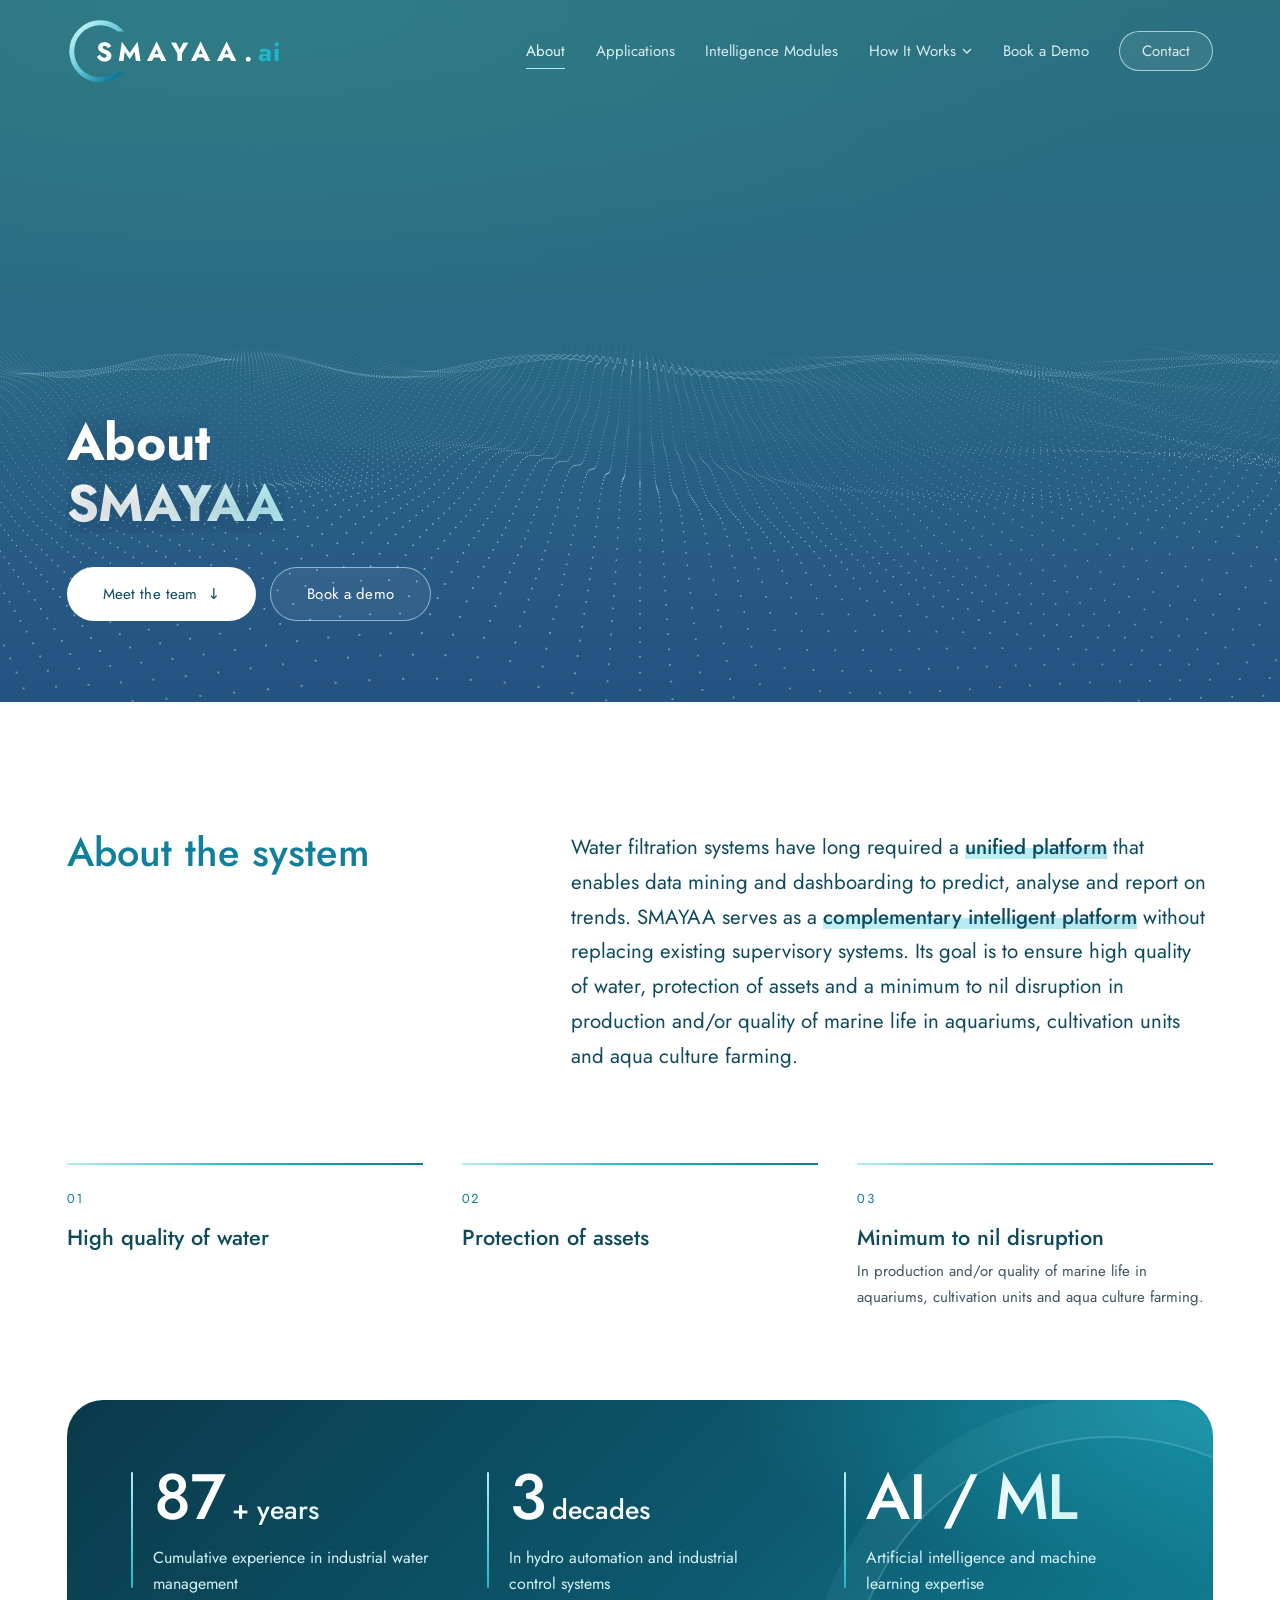
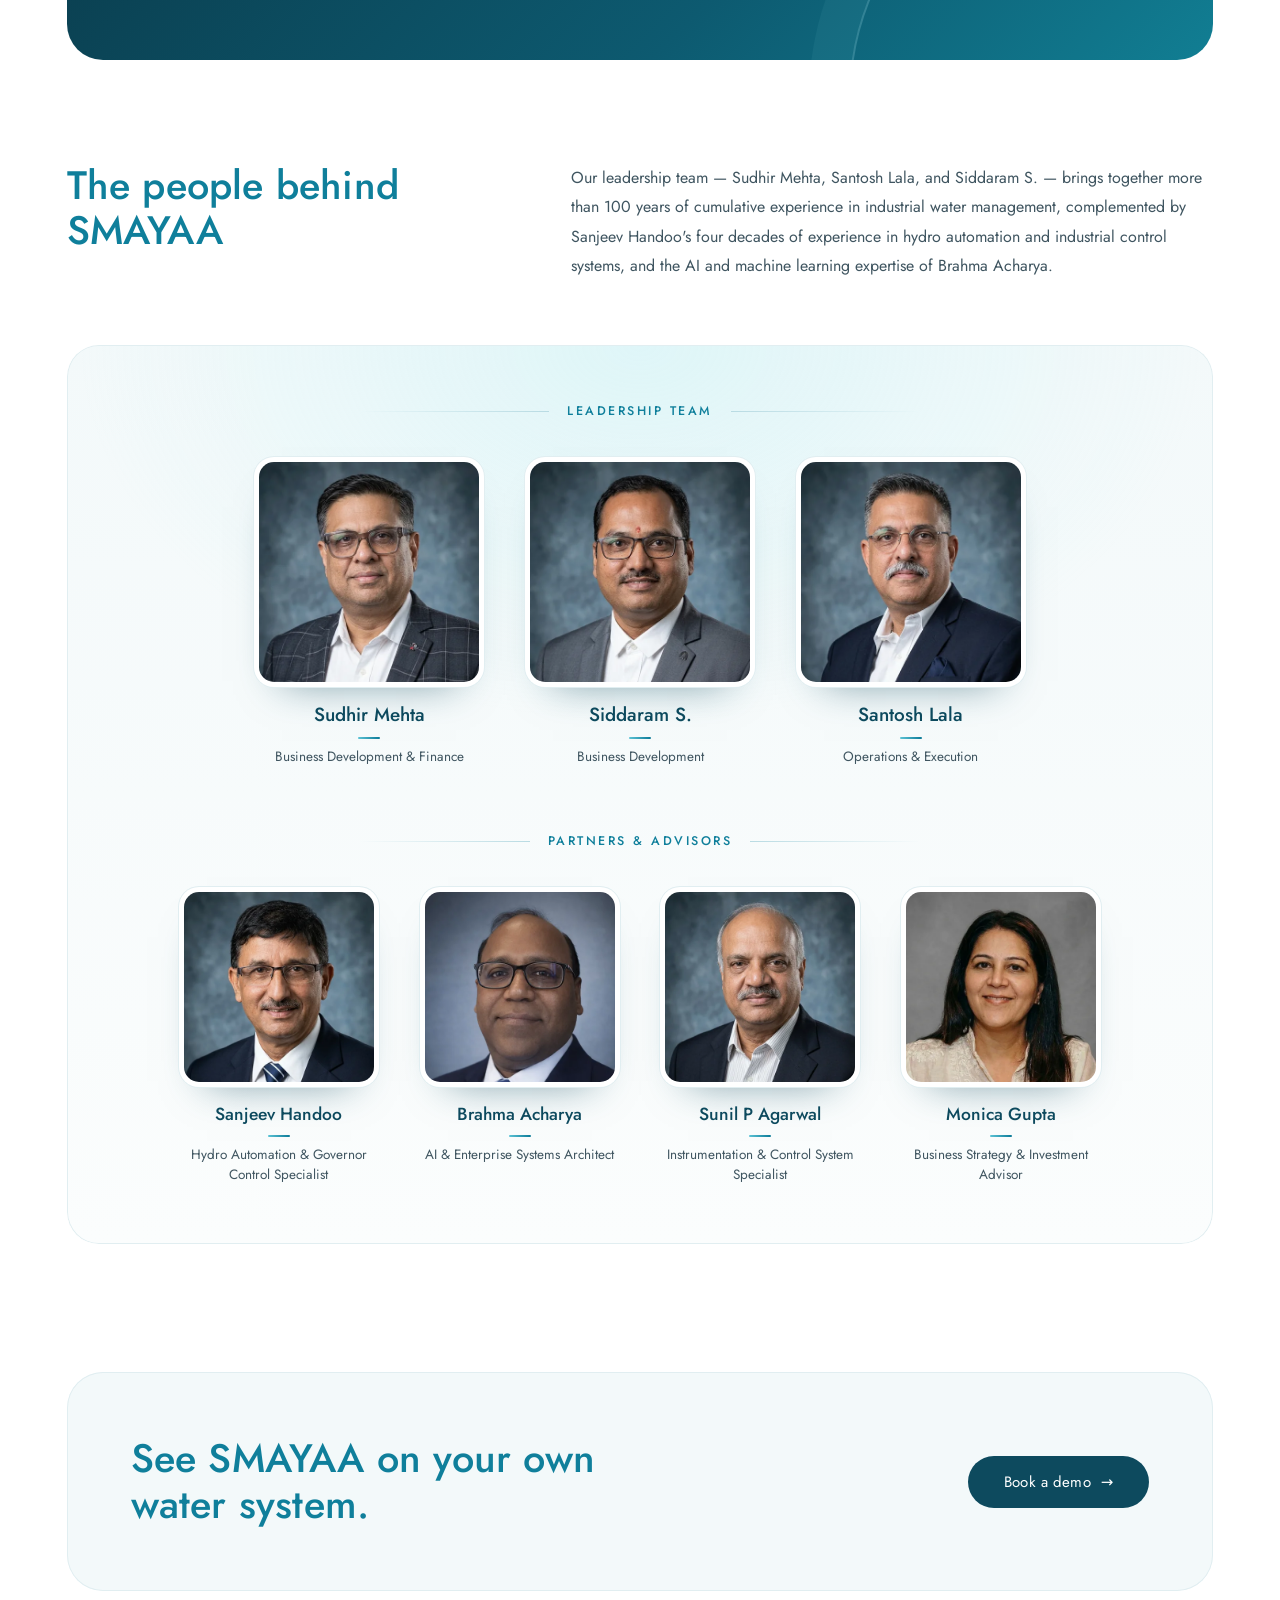
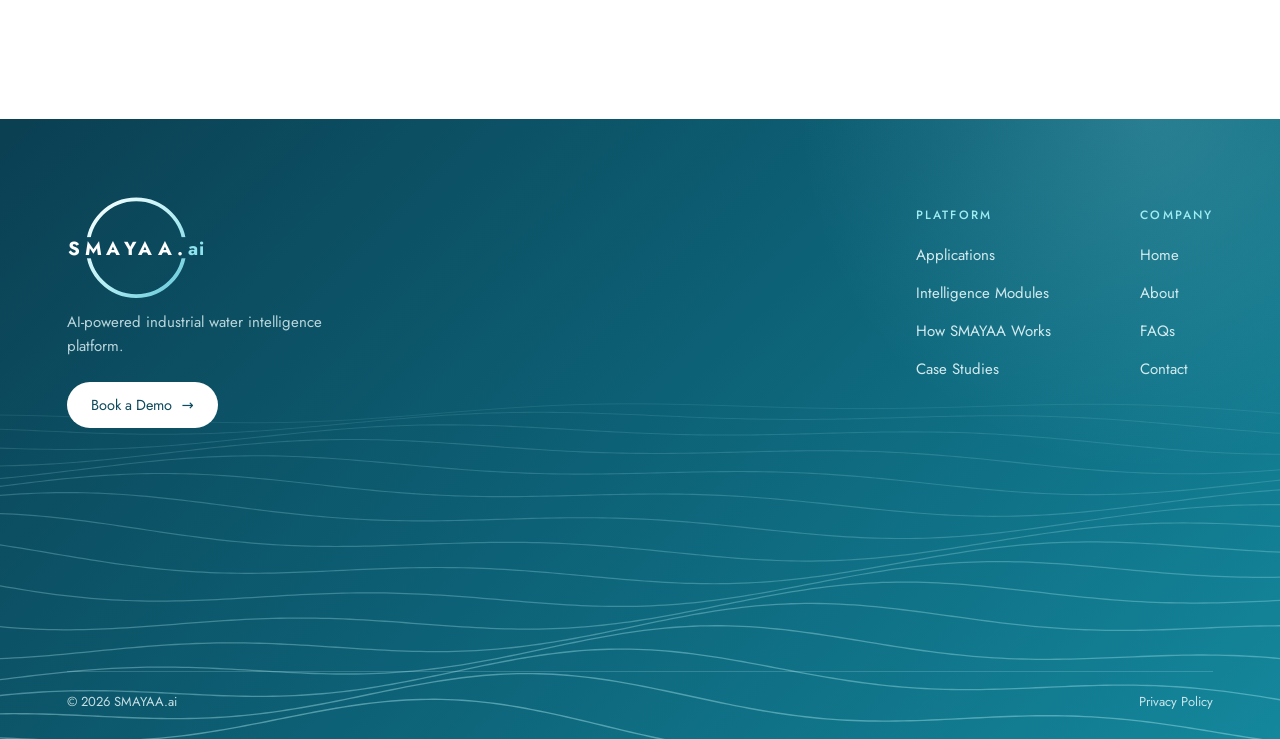
<file: about.html>
<!doctype html>
<html lang="en">
<head>
<meta charset="utf-8">
<meta name="viewport" content="width=device-width, initial-scale=1, viewport-fit=cover">
<title>About | The System And The People Behind SMAYAA | SMAYAA.ai</title>
<meta name="description" content="SMAYAA is a complementary intelligent platform for water systems, built by a team with more than 100 years of cumulative experience in industrial water management, four decades in hydro automation and industrial control, and AI and machine learning expertise.">
<meta name="robots" content="index, follow, max-image-preview:large">
<link rel="canonical" href="https://smayaa.ai/about">
<meta name="theme-color" content="#0d4a5e">
<meta property="og:type" content="website">
<meta property="og:site_name" content="SMAYAA.ai">
<meta property="og:title" content="About SMAYAA.ai | The System And The People Behind It">
<meta property="og:description" content="A complementary intelligent platform for water systems, and the team behind it.">
<meta property="og:url" content="https://smayaa.ai/about">
<meta name="twitter:card" content="summary_large_image">
<meta name="twitter:title" content="About SMAYAA.ai | The System And The People Behind It">
<meta name="twitter:description" content="A complementary intelligent platform for water systems, and the team behind it.">
<link rel="icon" href="data:image/svg+xml,%3Csvg xmlns='http://www.w3.org/2000/svg' viewBox='0 0 64 64'%3E%3Cdefs%3E%3ClinearGradient id='g' x1='0' y1='0' x2='1' y2='1'%3E%3Cstop offset='0' stop-color='%23b3eef3'/%3E%3Cstop offset='.5' stop-color='%235cc4d6'/%3E%3Cstop offset='1' stop-color='%230b7a98'/%3E%3C/linearGradient%3E%3C/defs%3E%3Ccircle cx='32' cy='32' r='26' fill='none' stroke='url(%23g)' stroke-width='8'/%3E%3C/svg%3E">
<link rel="preconnect" href="https://fonts.googleapis.com">
<link rel="preconnect" href="https://fonts.gstatic.com" crossorigin>
<link rel="stylesheet" href="https://fonts.googleapis.com/css2?family=Jost:wght@400;500;600&display=swap">
<script>document.documentElement.classList.add('js');</script>
<script type="application/ld+json">
{"@context":"https://schema.org","@graph":[
 {"@type":"WebPage","@id":"https://smayaa.ai/about","url":"https://smayaa.ai/about",
  "name":"About | SMAYAA.ai","isPartOf":{"@id":"https://smayaa.ai/#site"}},
 {"@type":"BreadcrumbList","itemListElement":[
  {"@type":"ListItem","position":1,"name":"Home","item":"https://smayaa.ai/"},
  {"@type":"ListItem","position":2,"name":"About","item":"https://smayaa.ai/about"}]}
]}
</script>
<link rel="stylesheet" href="assets/site.css?v=d2b06b60">
<style>
.btn-light{background:#fff;color:var(--deep)}
.btn-light:hover{color:#fff}
.btn-ghost{background:rgba(255,255,255,.06);border:1px solid rgba(232,247,249,.55);-webkit-backdrop-filter:blur(8px);backdrop-filter:blur(8px)}
.btn-ghost::before{background:rgba(255,255,255,.14)}

/* ---------- hero ---------- */
.hero-sub{height:clamp(560px,78vh,760px);max-height:none}
.hero-sub .wrap{padding-bottom:clamp(56px,9vh,110px)}
.hero-sub h1{font-size:clamp(34px,4vw,64px);line-height:1.18}
.hero-sub h1 .w{display:block;width:max-content;max-width:100%}
.hero-sub h1 .w:nth-child(2) span{background:linear-gradient(90deg,#fff 30%,#b3eef3);-webkit-background-clip:text;background-clip:text;color:transparent}
.hero-sub h1 .w>span,.hero-sub .rise{animation:lineUp 1s var(--ease) both}
.hero-sub h1 .w:nth-child(2)>span{animation-delay:.08s}
.hero-sub .rise{animation-name:riseIn}
@keyframes lineUp{from{transform:translateY(105%)}to{transform:none}}
@keyframes riseIn{from{opacity:0;transform:translateY(16px)}to{opacity:1;transform:none}}
.hero-act{display:flex;flex-wrap:wrap;gap:14px;margin-top:34px;pointer-events:auto;animation-delay:.3s!important}

/* key phrases: a soft highlighter sweeps in once the text is on screen */
.hl{background:linear-gradient(90deg,rgba(179,238,243,.85),rgba(92,196,214,.45)) no-repeat 0 88%/0% 38%;transition:background-size 1.1s var(--ease) .45s;color:var(--deep);font-weight:500}
.rv.in .hl,html:not(.js) .hl{background-size:100% 38%}

/* ---------- about the system ---------- */
.ab{padding:clamp(80px,10vw,150px) 0 clamp(60px,7vw,110px)}
.ab-top{display:grid;grid-template-columns:minmax(0,.8fr) minmax(0,1.2fr);gap:clamp(28px,6vw,110px);align-items:start}
.ab-top h2{margin:0}
.ab-lead{margin:0;font-size:clamp(19px,1.6vw,25px);line-height:1.7;color:var(--deep)}
.goals{display:grid;grid-template-columns:repeat(3,minmax(0,1fr));gap:clamp(18px,3vw,48px);list-style:none;margin:clamp(56px,7vw,100px) 0 0;padding:0}
.goal{position:relative;padding-top:26px}
.goal::before,.goal::after{content:"";position:absolute;left:0;right:0;top:0;height:1.5px;background:#dcecef}
.goal::after{background:linear-gradient(90deg,#b3eef3,#1fb6cb,#0b7a98);transform:scaleX(0);transform-origin:left;transition:transform 1.2s var(--ease) .2s}
.goal.in::after,html:not(.js) .goal::after{transform:none}
.goal .n{display:block;font-size:13px;letter-spacing:.14em;color:var(--teal);margin-bottom:14px;font-variant-numeric:tabular-nums}
.goal h3{margin:0 0 8px;font-size:clamp(20px,1.7vw,26px);font-weight:500;color:var(--deep);line-height:1.25}
.goal p{margin:0;color:var(--muted);line-height:1.7;font-size:15px}
.goals .goal:nth-child(2){transition-delay:.12s}.goals .goal:nth-child(3){transition-delay:.24s}
.goals .goal:nth-child(2)::after{transition-delay:.32s}.goals .goal:nth-child(3)::after{transition-delay:.44s}

/* ---------- experience band ---------- */
.xb{padding:0 0 clamp(70px,8vw,120px)}
.xb-box{position:relative;overflow:hidden;isolation:isolate;border-radius:36px;padding:clamp(36px,5vw,72px);color:#fff;display:grid;grid-template-columns:repeat(3,minmax(0,1fr));gap:36px clamp(24px,4vw,64px);
  background:radial-gradient(70% 120% at 100% 0%,rgba(31,182,203,.5),transparent 60%),linear-gradient(135deg,#0a3a4a,#0d5a70 60%,#117e93)}
.xb-box::after{content:"";position:absolute;z-index:-1;width:520px;aspect-ratio:1;right:-160px;bottom:-300px;border-radius:50%;border:2px solid rgba(179,238,243,.22);box-shadow:0 0 0 40px rgba(179,238,243,.05)}
.xs{position:relative;padding-left:22px}
.xs::before{content:"";position:absolute;left:0;top:8px;bottom:8px;width:2px;border-radius:2px;background:linear-gradient(180deg,#b3eef3,#1fb6cb)}
.xs b{display:block;font-size:clamp(44px,5vw,76px);line-height:1.05;font-weight:500;letter-spacing:-.02em;font-variant-numeric:tabular-nums;
  background:linear-gradient(90deg,#fff 30%,#b3eef3);-webkit-background-clip:text;background-clip:text;color:transparent}
.xs b small{font-size:.42em;margin-left:6px;letter-spacing:0}
.xs>span{display:block;margin-top:14px;color:#d6f2f6;line-height:1.6;max-width:28ch}
.xb-box .xs:nth-child(2){transition-delay:.12s}.xb-box .xs:nth-child(3){transition-delay:.24s}

/* ---------- people ---------- */
.pp{padding:0 0 clamp(80px,10vw,140px)}
.pp-top{display:grid;grid-template-columns:minmax(0,.8fr) minmax(0,1.2fr);gap:clamp(28px,6vw,110px);align-items:start;margin-bottom:clamp(44px,5vw,72px)}
.pp-top h2{margin:0}
.pp-top p{margin:0;font-size:clamp(16px,1.25vw,19px);line-height:1.85;color:var(--muted)}
/* people: one soft panel, centred groups; leadership a touch larger than partners */
.tpanel{position:relative;overflow:hidden;padding:clamp(36px,4.4vw,64px) clamp(18px,3vw,48px) clamp(40px,4.6vw,68px);border-radius:32px;
  background:radial-gradient(70% 60% at 50% 0%,rgba(179,238,243,.32),transparent 70%),linear-gradient(180deg,#f3f9fa,#fbfdfd);box-shadow:inset 0 0 0 1px #e1eef1}
.tgroup+.tgroup{margin-top:clamp(44px,5vw,72px)}
.tg-h{display:flex;align-items:center;justify-content:center;gap:18px;margin:0 auto clamp(26px,2.8vw,38px);max-width:560px;font-size:12.5px;font-weight:500;letter-spacing:.2em;text-transform:uppercase;color:var(--teal)}
.tg-h::before,.tg-h::after{content:"";flex:1;height:1px;background:linear-gradient(90deg,transparent,#b9dbe3)}
.tg-h::after{background:linear-gradient(90deg,#b9dbe3,transparent)}
.team{display:flex;flex-wrap:wrap;justify-content:center;gap:34px clamp(22px,3.2vw,48px);list-style:none;margin:0;padding:0}
.tm{position:relative;width:200px;text-align:center}
.team.lead .tm{width:230px}
html.js .tm.rv{transition:opacity .9s var(--ease),transform .9s var(--ease)}
.tm .ph{position:relative;display:block;aspect-ratio:1;border-radius:20px;margin-bottom:16px;padding:5px;background:#fff;
  box-shadow:0 0 0 1px #e1eef1,0 22px 40px -28px rgba(13,74,94,.6);transition:box-shadow .5s var(--ease),transform .5s var(--ease)}
.tm .ph img{display:block;width:100%;height:100%;border-radius:15px;object-fit:cover;object-position:50% 18%;transition:transform .8s var(--ease)}
.tm .ph{overflow:hidden}
.tm:hover .ph{transform:translateY(-5px);box-shadow:0 0 0 2px #5cc4d6,0 30px 46px -28px rgba(13,74,94,.6)}
.tm:hover .ph img{transform:scale(1.04)}
.tm h3{margin:0;font-size:17.5px;font-weight:500;line-height:1.3;color:var(--deep)}
.team.lead .tm h3{font-size:19px}
.tm h3::after{content:"";display:block;width:22px;height:2px;margin:9px auto 8px;border-radius:2px;background:linear-gradient(90deg,#5cc4d6,#0b7a98);transition:width .5s var(--ease)}
.tm:hover h3::after{width:44px}
.tm .k{display:block;font-size:13.5px;line-height:1.5;color:var(--muted)}

/* ---------- call to action ---------- */
.cta-band{padding:0 0 clamp(80px,10vw,140px)}
.cta-box{border-radius:36px;padding:clamp(36px,5vw,72px);display:flex;flex-wrap:wrap;align-items:center;justify-content:space-between;gap:24px 40px;background:var(--soft);box-shadow:inset 0 0 0 1px #e1eef1}
.cta-box h2{margin:0;max-width:22ch}

@media (max-width:900px){
  .ab-top,.pp-top{grid-template-columns:1fr}
  .goals,.xb-box{grid-template-columns:1fr}
}
@media (max-width:560px){
  .hero-act .btn{flex:1;justify-content:center;white-space:nowrap;padding-inline:18px}
  .team{gap:28px 14px}
  .tm,.team.lead .tm{width:calc(50% - 7px)}
  .tm .k{font-size:12.5px}
  .tpanel{border-radius:24px}
  .xb-box,.cta-box{border-radius:26px}
}
@media (prefers-reduced-motion:reduce){.hl,.goal::after{transition:none}}
</style>
</head>
<body>
<a class="sr-only" href="#main">Skip to content</a>

<div id="stage" aria-hidden="true"><svg id="opener" viewBox="30 120 1340 1180" xmlns="http://www.w3.org/2000/svg" role="img" aria-label="SMAYAA.ai">
        <defs>
          <linearGradient id="gTeal" gradientUnits="userSpaceOnUse" x1="150" y1="0" x2="850" y2="0">
            <stop offset="0" stop-color="#34b3c8"/><stop offset="1" stop-color="#009db6"/>
          </linearGradient>
          <linearGradient id="gDark" gradientUnits="userSpaceOnUse" x1="150" y1="0" x2="500" y2="0">
            <stop offset="0" stop-color="#006d88"/><stop offset="1" stop-color="#0a88a4"/>
          </linearGradient>
          <!-- pale cyan at the top left, deepening to blue-teal at the bottom right -->
          <linearGradient id="gRing" gradientUnits="userSpaceOnUse" x1="300" y1="308" x2="1100" y2="1108">
            <stop offset="0" stop-color="#b3eef3"/><stop offset="0.5" stop-color="#5cc4d6"/><stop offset="1" stop-color="#0b7a98"/>
          </linearGradient>
          <clipPath id="clipU"><path id="clipUPath"/></clipPath>
          <clipPath id="clipL"><path id="clipLPath"/></clipPath>
          <mask id="ringMask" maskUnits="userSpaceOnUse" x="0" y="0" width="1400" height="1440">
            <rect x="0" y="0" width="1400" height="1440" fill="#fff"/>
            <rect id="gap" x="700" y="708" width="1400" height="0" fill="#000"/><rect id="gapL" x="0" y="708" width="700" height="0" fill="#000"/>
          </mask>
          <g id="shade">
            <circle cx="700" cy="708" r="572" fill="#75d8e0"/>
            <g id="shadeShift">
              <path id="waveA" fill="url(#gTeal)" d="M-300 0 L1700 0 L1700 425 L1180 425 C1000 395 900 385 830 392 C700 410 640 490 615 580 C595 660 585 760 560 860 C530 970 450 1028 320 1026 L-300 1022 Z"/>
              <path id="waveB" fill="url(#gDark)" d="M-300 0 L497 0 C488 260 492 400 490 470 C488 560 430 620 360 665 C300 700 200 722 -300 730 Z"/>
              <path id="darkest" fill="#00586e" d="M-300 0 L345 0 C340 220 290 320 160 335 L-300 335 Z"/>
            </g>
          </g>
        </defs>
        <g id="sphere">
          <g clip-path="url(#clipU)"><use href="#shade"/></g>
          
          <g id="lines" fill="none" stroke="#b6eff2" stroke-width="4" stroke-linecap="round"></g>
          <g id="dots" fill="#b6eff2"></g>
          
        </g>
        <circle id="ring" cx="700" cy="708" r="565" fill="none" stroke="url(#gRing)" stroke-width="44" mask="url(#ringMask)" opacity="0"/>
        <g id="wordWrap">
          <text x="700" y="768" text-anchor="middle" font-family="'Century Gothic', Jost, Futura, sans-serif" font-size="166" font-weight="700"><tspan fill="#0d4f66" letter-spacing="40">SMAYAA.</tspan><tspan fill="#1fb6cb" letter-spacing="6">ai</tspan></text>
        </g>
      </svg></div>

<header class="hdr" id="hdr">
  <div class="wrap">
    <a class="brand" href="/" aria-label="SMAYAA.ai home">
      <span id="brandSlot"></span>
      <img class="brand-static" src="[data-uri]" alt="SMAYAA.ai" width="140" height="42">
    </a>
    <button class="burger" id="burger" aria-label="Open menu" aria-expanded="false" aria-controls="nav"><span></span></button>
    <nav class="nav" id="nav" aria-label="Main">
      <a href="about" data-nav="about" aria-current="page">About</a>
      <a href="applications" data-nav="applications">Applications</a>
      <a href="modules" data-nav="modules">Intelligence Modules</a>
      <div class="dd" id="dd">
        <button aria-expanded="false" aria-haspopup="true">How It Works <svg viewBox="0 0 10 6" aria-hidden="true"><path d="M1 1l4 4 4-4" fill="none" stroke="currentColor" stroke-width="1.4"/></svg></button>
        <div class="dd-menu">
          <a href="how-it-works" data-nav="how-it-works">How SMAYAA Works</a>
          <a href="case-studies" data-nav="case-studies">Case Studies</a>
        </div>
      </div>
      <a href="book-a-demo" data-nav="book-a-demo" data-demo>Book a Demo</a>
      <a class="pill" href="contact" data-nav="contact">Contact</a>
    </nav>
  </div>
</header>

<main id="main">
  <section class="hero hero-sub" id="top" aria-labelledby="hero-title">
    <canvas id="net" aria-hidden="true"></canvas>
    <div class="wrap">
      <h1 id="hero-title"><span class="w"><span>About</span></span> <span class="w"><span>SMAYAA</span></span></h1>
      <div class="hero-act rise">
        <a class="btn btn-light" href="#people">Meet the team <span class="arr" aria-hidden="true">↓</span></a>
        <a class="btn btn-ghost" href="book-a-demo" data-demo>Book a demo</a>
      </div>
    </div>
  </section>

  <section class="ab" id="system" aria-labelledby="ab-title">
    <div class="wrap">
      <div class="ab-top">
        <h2 id="ab-title" class="rv">About the system</h2>
        <p class="ab-lead rv">Water filtration systems have long required a <span class="hl">unified platform</span> that enables data mining and dashboarding to predict, analyse and report on trends. SMAYAA serves as a <span class="hl">complementary intelligent platform</span> without replacing existing supervisory systems. Its goal is to ensure high quality of water, protection of assets and a minimum to nil disruption in production and/or quality of marine life in aquariums, cultivation units and aqua culture farming.</p>
      </div>
      <ol class="goals">
        <li class="goal rv"><span class="n">01</span><h3>High quality of water</h3></li>
        <li class="goal rv"><span class="n">02</span><h3>Protection of assets</h3></li>
        <li class="goal rv"><span class="n">03</span><h3>Minimum to nil disruption</h3><p>In production and/or quality of marine life in aquariums, cultivation units and aqua culture farming.</p></li>
      </ol>
    </div>
  </section>

  <section class="xb" aria-label="Experience">
    <div class="wrap">
      <div class="xb-box">
        <div class="xs rv"><b><span data-count="100">100</span><small>+ years</small></b><span>Cumulative experience in industrial water management</span></div>
        <div class="xs rv"><b><span data-count="4">4</span><small>decades</small></b><span>In hydro automation and industrial control systems</span></div>
        <div class="xs rv"><b>AI&nbsp;/&nbsp;ML</b><span>Artificial intelligence and machine learning expertise</span></div>
      </div>
    </div>
  </section>

  <section class="pp" id="people" aria-labelledby="pp-title">
    <div class="wrap">
      <div class="pp-top">
        <h2 id="pp-title" class="rv">The people behind SMAYAA</h2>
        <p class="rv">Our leadership team — Sudhir Mehta, Santosh Lala, and Siddaram S. — brings together more than 100 years of cumulative experience in industrial water management, complemented by Sanjeev Handoo's four decades of experience in hydro automation and industrial control systems, and the AI and machine learning expertise of Brahma Acharya.</p>
      </div>
      <div class="tpanel">
        <div class="tgroup">
          <h3 class="tg-h rv">Leadership Team</h3>
          <ul class="team lead">
            <li class="tm rv"><span class="ph"><img src="img/team-sudhir-mehta.webp" width="480" height="600" loading="lazy" decoding="async" alt="Sudhir Mehta"></span><h3>Sudhir Mehta</h3><span class="k">Business Development &amp; Finance</span></li>
            <li class="tm rv"><span class="ph"><img src="img/team-siddaram-s.webp" width="480" height="600" loading="lazy" decoding="async" alt="Siddaram S."></span><h3>Siddaram S.</h3><span class="k">Business Development</span></li>
            <li class="tm rv"><span class="ph"><img src="img/team-santosh-lala.webp" width="480" height="600" loading="lazy" decoding="async" alt="Santosh Lala"></span><h3>Santosh Lala</h3><span class="k">Operations &amp; Execution</span></li>
          </ul>
        </div>
        <div class="tgroup">
          <h3 class="tg-h rv">Partners &amp; Advisors</h3>
          <ul class="team">
            <li class="tm rv"><span class="ph"><img src="img/team-sanjeev-handoo.webp" width="480" height="600" loading="lazy" decoding="async" alt="Sanjeev Handoo"></span><h3>Sanjeev Handoo</h3><span class="k">Hydro Automation &amp; Governor Control Specialist</span></li>
            <li class="tm rv"><span class="ph"><img src="img/team-brahma.webp" width="480" height="600" loading="lazy" decoding="async" alt="Brahma Acharya"></span><h3>Brahma Acharya</h3><span class="k">AI &amp; Enterprise Systems Architect</span></li>
            <li class="tm rv"><span class="ph"><img src="img/team-sunil-p.webp" width="480" height="600" loading="lazy" decoding="async" alt="Sunil P Agarwal"></span><h3>Sunil P Agarwal</h3><span class="k">Instrumentation &amp; Control System Specialist</span></li>
            <li class="tm rv"><span class="ph"><img src="img/team-monica-gupta.webp" width="480" height="600" loading="lazy" decoding="async" alt="Monica Gupta"></span><h3>Monica Gupta</h3><span class="k">Business Strategy &amp; Investment Advisor</span></li>
          </ul>
        </div>
      </div>
    </div>
  </section>

  <section class="cta-band" aria-labelledby="cta-title">
    <div class="wrap">
      <div class="cta-box rv">
        <h2 id="cta-title">See SMAYAA on your own water system.</h2>
        <a class="btn" href="book-a-demo" data-demo>Book a demo <span class="arr" aria-hidden="true">→</span></a>
      </div>
    </div>
  </section>
</main>

<footer class="foot" id="contact">
  <canvas class="foot-wave" id="footWave" aria-hidden="true"></canvas>
  <div class="wrap">
    <div class="foot-top">
      <div class="foot-brand">
        <svg class="foot-logo" viewBox="0 0 440 300" role="img" aria-label="SMAYAA.ai">
          <defs>
            <linearGradient id="fRing" x1="0" y1="0" x2="1" y2="1"><stop offset="0" stop-color="#ffffff"/><stop offset=".55" stop-color="#b3eef3"/><stop offset="1" stop-color="#5cc4d6"/></linearGradient>
            <mask id="fGap" maskUnits="userSpaceOnUse" x="0" y="0" width="440" height="300"><rect width="440" height="300" fill="#fff"/><rect x="0" y="122" width="440" height="56" fill="#000"/></mask>
          </defs>
          <circle cx="220" cy="150" r="128" fill="none" stroke="url(#fRing)" stroke-width="10" mask="url(#fGap)"/>
          <text x="220" y="168" text-anchor="middle" font-family="'Century Gothic', Jost, Futura, sans-serif" font-size="50" font-weight="700"><tspan fill="#fff" letter-spacing="12">SMAYAA.</tspan><tspan fill="#8fe3ee" letter-spacing="2">ai</tspan></text>
        </svg>
        <p>AI-powered industrial water intelligence platform.</p>
        <a class="foot-cta" href="book-a-demo" data-demo>Book a Demo <span aria-hidden="true">→</span></a>
      </div>
      <nav class="foot-nav" aria-label="Footer">
        <div>
          <h2>Platform</h2>
          <a href="applications">Applications</a>
          <a href="modules">Intelligence Modules</a>
          <a href="how-it-works">How SMAYAA Works</a>
          <a href="case-studies">Case Studies</a>
        </div>
        <div>
          <h2>Company</h2>
          <a href="/">Home</a>
          <a href="about">About</a>
          <a href="faq">FAQs</a>
          <a href="contact">Contact</a>
        </div>
      </nav>
    </div>
    <div class="foot-bot"><span>© 2026 SMAYAA.ai</span><a href="#contact">Privacy Policy</a></div>
  </div>
</footer>


<script src="assets/site.js?v=1c6a055c" defer></script>
<script src="assets/net.js?v=5e1564d4" defer></script>
<script src="assets/about.js?v=1290c23f" defer></script>
<script src="assets/logo.js?v=650fa6c9" defer></script>
</body>
</html>
</file>
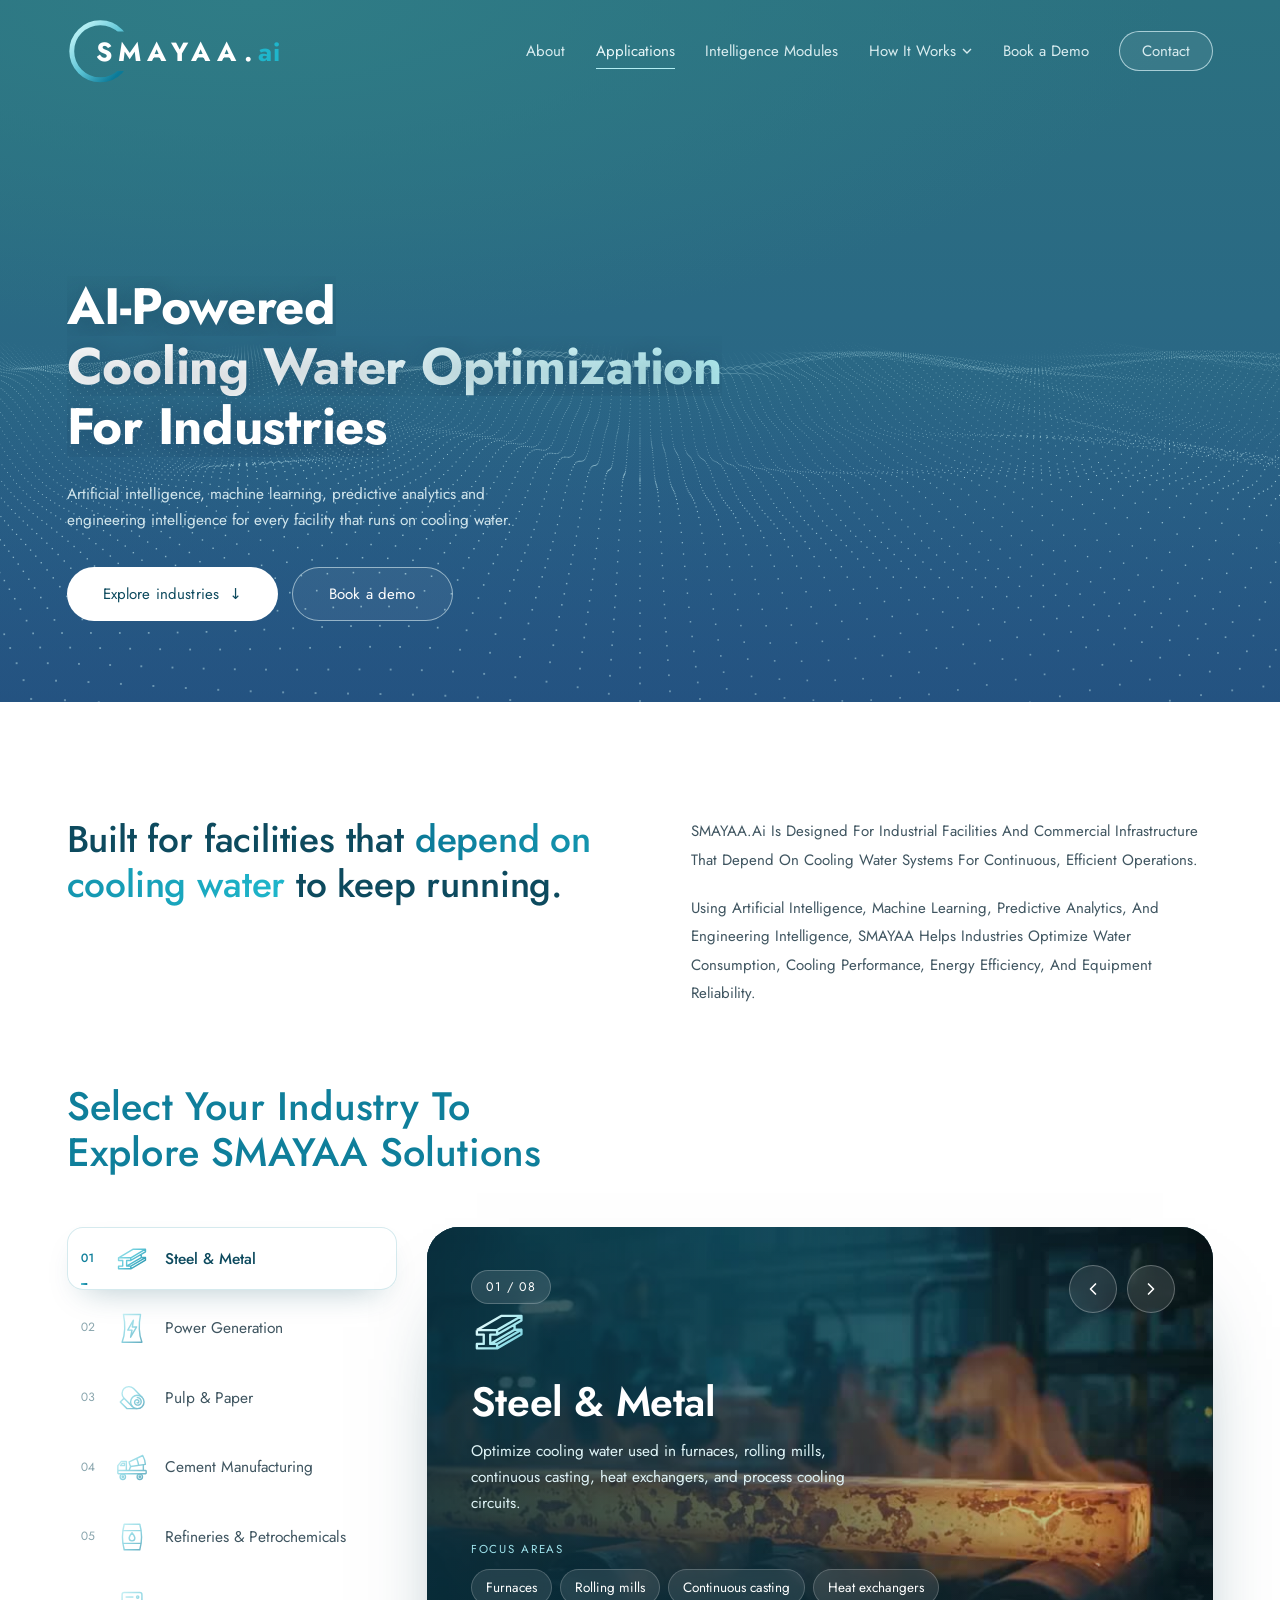
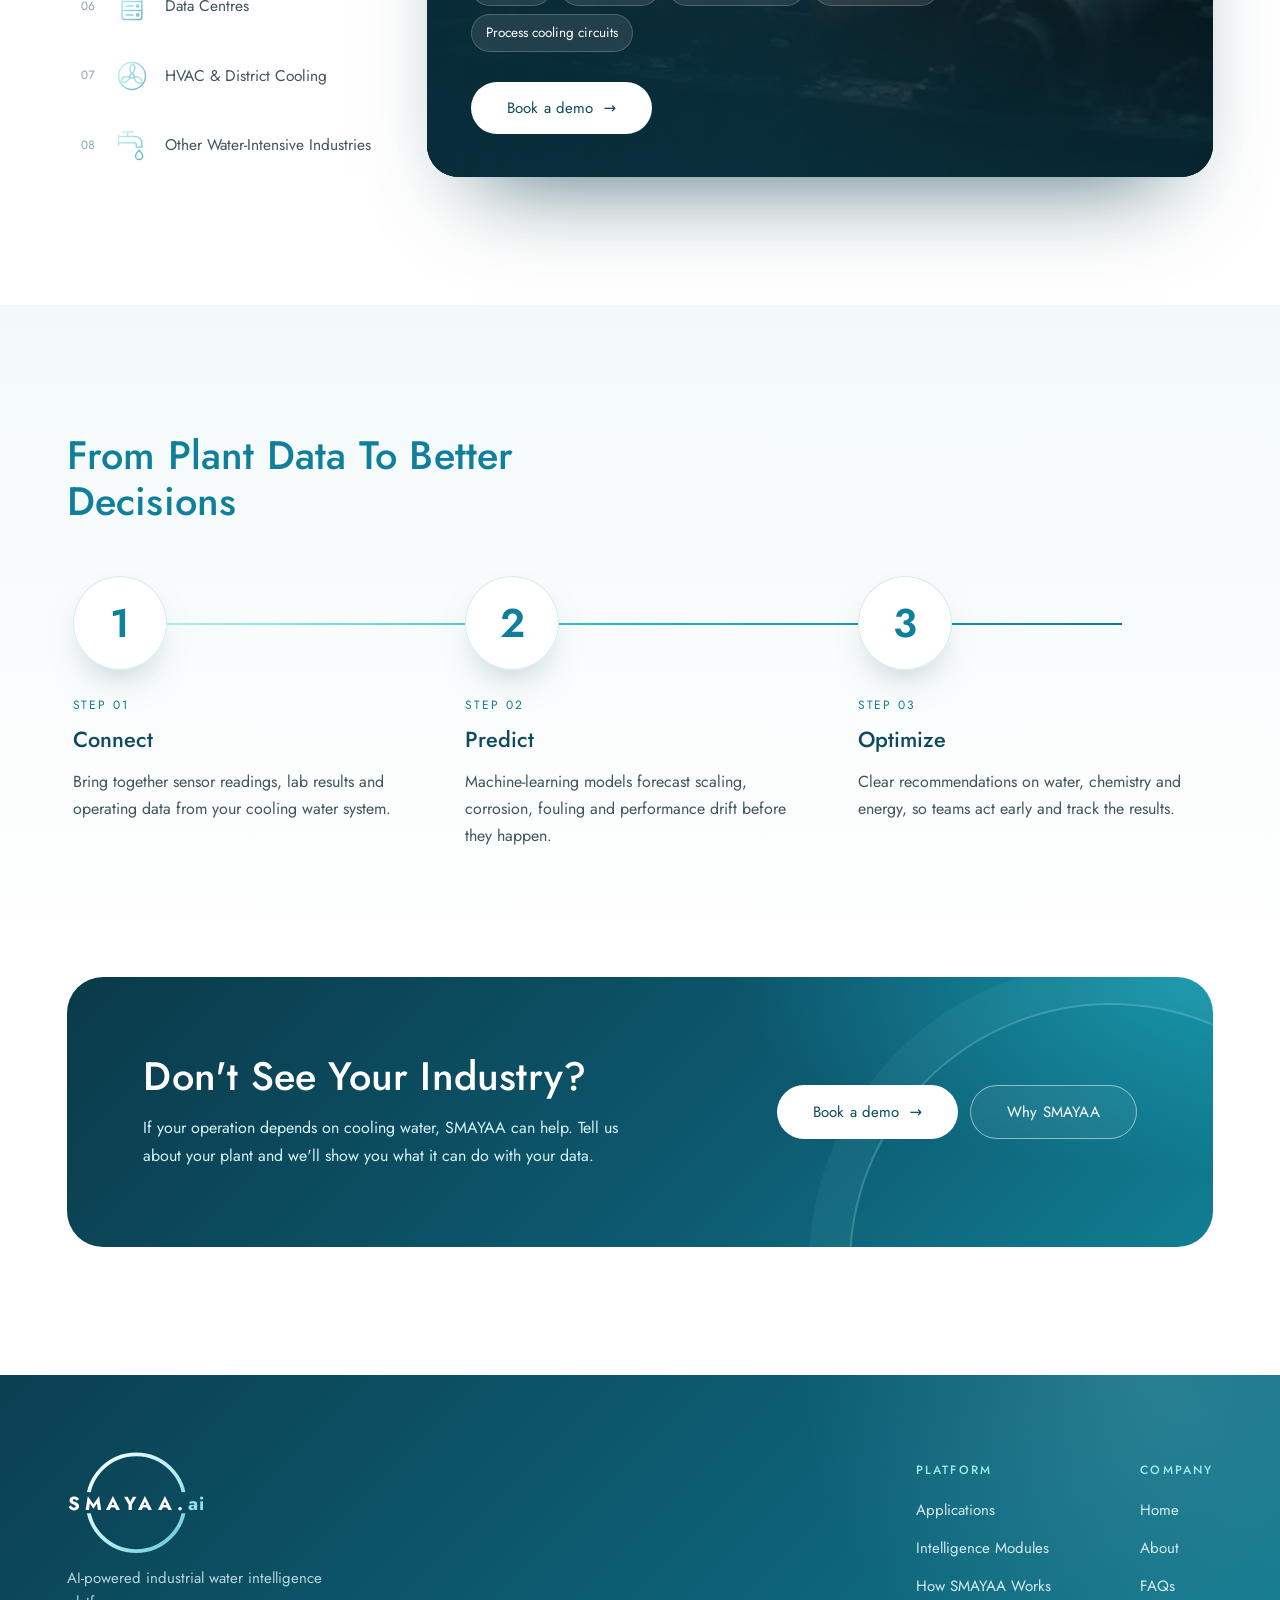
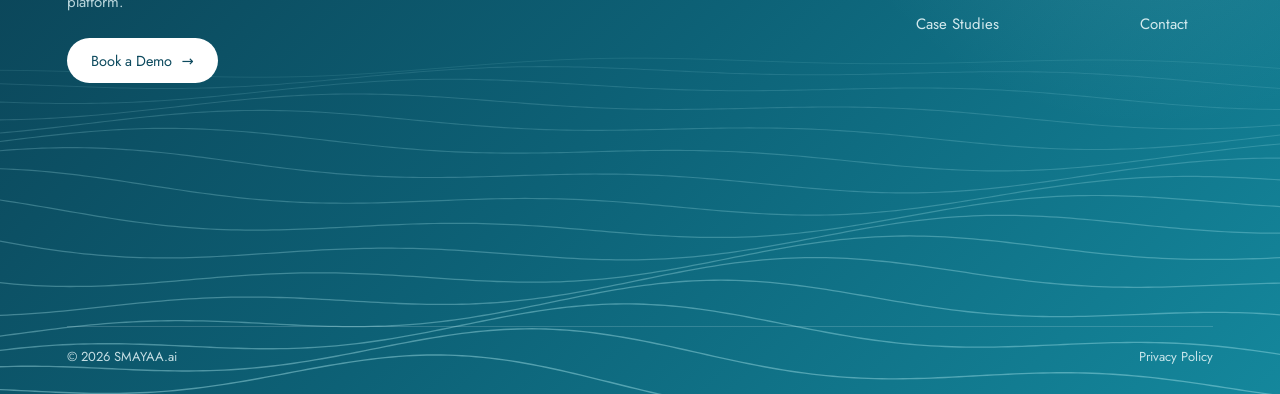
<file: applications.html>
<!doctype html>
<html lang="en">
<head>
<meta charset="utf-8">
<meta name="viewport" content="width=device-width, initial-scale=1, viewport-fit=cover">
<title>Applications | AI-Powered Cooling Water Optimization for Industries | SMAYAA.ai</title>
<meta name="description" content="SMAYAA.ai optimizes cooling water for steel, power generation, pulp &amp; paper, cement, refineries, data centres and HVAC: less water, better cooling performance, lower energy and more reliable equipment.">
<meta name="robots" content="index, follow, max-image-preview:large">
<link rel="canonical" href="https://smayaa.ai/applications">
<meta name="theme-color" content="#0d4a5e">
<meta property="og:type" content="website">
<meta property="og:site_name" content="SMAYAA.ai">
<meta property="og:title" content="SMAYAA.ai Applications | AI-Powered Cooling Water Optimization for Industries">
<meta property="og:description" content="Select your industry to see how SMAYAA optimizes cooling water, cooling performance, energy efficiency and equipment reliability.">
<meta property="og:url" content="https://smayaa.ai/applications">
<meta name="twitter:card" content="summary_large_image">
<meta name="twitter:title" content="SMAYAA.ai Applications | AI-Powered Cooling Water Optimization">
<meta name="twitter:description" content="Select your industry to see how SMAYAA optimizes cooling water systems.">
<link rel="icon" href="data:image/svg+xml,%3Csvg xmlns='http://www.w3.org/2000/svg' viewBox='0 0 64 64'%3E%3Cdefs%3E%3ClinearGradient id='g' x1='0' y1='0' x2='1' y2='1'%3E%3Cstop offset='0' stop-color='%23b3eef3'/%3E%3Cstop offset='.5' stop-color='%235cc4d6'/%3E%3Cstop offset='1' stop-color='%230b7a98'/%3E%3C/linearGradient%3E%3C/defs%3E%3Ccircle cx='32' cy='32' r='26' fill='none' stroke='url(%23g)' stroke-width='8'/%3E%3C/svg%3E">
<link rel="preconnect" href="https://fonts.googleapis.com">
<link rel="preconnect" href="https://fonts.gstatic.com" crossorigin>
<link rel="stylesheet" href="https://fonts.googleapis.com/css2?family=Jost:wght@400;500;600&display=swap">
<script>document.documentElement.classList.add('js');</script>
<script type="application/ld+json">
{"@context":"https://schema.org","@graph":[
 {"@type":"WebPage","@id":"https://smayaa.ai/applications","url":"https://smayaa.ai/applications",
  "name":"Applications | AI-Powered Cooling Water Optimization for Industries","isPartOf":{"@id":"https://smayaa.ai/#site"}},
 {"@type":"BreadcrumbList","itemListElement":[
  {"@type":"ListItem","position":1,"name":"Home","item":"https://smayaa.ai/"},
  {"@type":"ListItem","position":2,"name":"Applications","item":"https://smayaa.ai/applications"}]},
 {"@type":"ItemList","name":"Industries served by SMAYAA","itemListElement":[
  {"@type":"ListItem","position":1,"name":"Steel & Metal","url":"https://smayaa.ai/applications#steel-metal"},
  {"@type":"ListItem","position":2,"name":"Power Generation","url":"https://smayaa.ai/applications#power-generation"},
  {"@type":"ListItem","position":3,"name":"Pulp & Paper","url":"https://smayaa.ai/applications#pulp-paper"},
  {"@type":"ListItem","position":4,"name":"Cement Manufacturing","url":"https://smayaa.ai/applications#cement"},
  {"@type":"ListItem","position":5,"name":"Refineries & Petrochemicals","url":"https://smayaa.ai/applications#refineries-petrochemicals"},
  {"@type":"ListItem","position":6,"name":"Data Centres","url":"https://smayaa.ai/applications#data-centres"},
  {"@type":"ListItem","position":7,"name":"HVAC & District Cooling","url":"https://smayaa.ai/applications#hvac-district-cooling"},
  {"@type":"ListItem","position":8,"name":"Other Water-Intensive Industries","url":"https://smayaa.ai/applications#other-water-intensive"}]}
]}
</script>
<link rel="stylesheet" href="assets/site.css?v=d2b06b60">
<style>
.eyebrow{display:inline-flex;align-items:center;gap:10px;margin:0 0 18px;font-size:12.5px;font-weight:500;letter-spacing:.16em;text-transform:uppercase;color:var(--teal)}
.eyebrow::before{content:"";width:28px;height:1.5px;background:linear-gradient(90deg,#5cc4d6,#0b7a98)}
.sec-head{display:flex;justify-content:space-between;align-items:end;gap:24px 60px;flex-wrap:wrap;margin-bottom:clamp(32px,4vw,56px)}
.sec-head h2{margin:0;max-width:20ch}
.sec-head p{margin:0;max-width:44ch;color:var(--muted);line-height:1.75}
.btn-light{background:#fff;color:var(--deep)}
.btn-light:hover{color:#fff}
.btn-ghost{background:rgba(255,255,255,.06);border:1px solid rgba(232,247,249,.55);-webkit-backdrop-filter:blur(8px);backdrop-filter:blur(8px)}
.btn-ghost::before{background:rgba(255,255,255,.14)}

/* ---------- hero ---------- */
.hero-sub{height:clamp(560px,78vh,760px);max-height:none}
.hero-sub .wrap{padding-bottom:clamp(56px,9vh,110px)}
.hero-sub h1{font-size:clamp(34px,4vw,64px);line-height:1.18}
.hero-sub h1 .w{display:block;width:max-content;max-width:100%}
.hero-sub h1 .w:nth-child(2) span{background:linear-gradient(90deg,#fff 30%,#b3eef3);-webkit-background-clip:text;background-clip:text;color:transparent}
.hero-sub h1 .w>span,.hero-sub .rise{animation:lineUp 1s var(--ease) both}
.hero-sub h1 .w:nth-child(2)>span{animation-delay:.08s}.hero-sub h1 .w:nth-child(3)>span{animation-delay:.16s}
.hero-sub .rise{animation-name:riseIn}
@keyframes lineUp{from{transform:translateY(105%)}to{transform:none}}
@keyframes riseIn{from{opacity:0;transform:translateY(16px)}to{opacity:1;transform:none}}
.hero-lede{max-width:52ch;margin:24px 0 0;font-size:clamp(15px,1.2vw,18px);line-height:1.7;color:rgba(232,248,250,.88);animation-delay:.3s!important}
.hero-act{display:flex;flex-wrap:wrap;gap:14px;margin-top:34px;pointer-events:auto;animation-delay:.42s!important}

/* ---------- intro + outcomes ---------- */
.a-intro{padding:clamp(72px,9vw,140px) 0 clamp(28px,3vw,44px)}
.a-intro .grid{display:grid;grid-template-columns:1.05fr 1fr;gap:clamp(32px,6vw,110px);align-items:start}
.a-intro .lead{margin:0;font-size:clamp(28px,2.9vw,44px);line-height:1.2;font-weight:500;color:var(--deep);letter-spacing:-.005em}
.a-intro .lead em{font-style:normal;background:linear-gradient(90deg,#0b7a98,#1fb6cb);-webkit-background-clip:text;background-clip:text;color:transparent}
.a-intro .copy p{margin:0 0 1.3em;}
.a-intro .copy p:last-child{margin-bottom:0}
.a-intro .copy p{font-size:clamp(15px,1.1vw,17px);line-height:1.9;color:var(--muted)}

/* ---------- industry explorer ---------- */
.xp{padding:clamp(28px,3vw,44px) 0 clamp(80px,10vw,150px)}
.xp-grid{display:grid;grid-template-columns:minmax(260px,330px) minmax(0,1fr);gap:clamp(20px,2.4vw,36px);align-items:stretch}
.xp-list{list-style:none;margin:0;padding:0;display:flex;flex-direction:column;gap:6px}
.xp-tab{position:relative;width:100%;display:flex;align-items:center;gap:16px;padding:13px 18px 13px 14px;border-radius:16px;text-align:left;color:var(--muted);
  font-size:15.5px;line-height:1.3;overflow:hidden;transition:background .35s,color .35s,box-shadow .35s}
.xp-tab .num{font-size:12px;font-variant-numeric:tabular-nums;color:#8aa6ae;width:18px}
.xp-tab .ind-ico{width:34px;height:34px;flex:none;opacity:.65;transition:opacity .35s,transform .5s var(--ease)}
.xp-tab:hover{background:var(--soft);color:var(--deep)}
.xp-tab:hover .ind-ico{opacity:1;transform:scale(1.08)}
.xp-tab[aria-selected=true]{background:#fff;color:var(--deep);font-weight:500;box-shadow:0 14px 34px -18px rgba(13,74,94,.4),inset 0 0 0 1px #d5eaee}
.xp-tab[aria-selected=true] .ind-ico{opacity:1}
.xp-tab[aria-selected=true] .num{color:var(--teal)}
/* time left before the next industry, when the explorer is playing on its own */
.xp-tab .bar{position:absolute;left:14px;right:14px;bottom:5px;height:2px;border-radius:2px;background:linear-gradient(90deg,#5cc4d6,#0b7a98);transform:scaleX(var(--p,0));transform-origin:left;opacity:0;transition:opacity .3s}
.xp.auto .xp-tab[aria-selected=true] .bar{opacity:1}
.xp-stage{touch-action:pan-y;position:relative;display:grid;border-radius:32px;overflow:hidden;isolation:isolate;background:#0a3a4a;box-shadow:0 50px 90px -50px rgba(10,58,74,.75);touch-action:pan-y}
.xp-panel{grid-area:1/1;position:relative;display:flex;flex-direction:column;justify-content:space-between;padding:clamp(26px,3.4vw,52px);color:#fff;
  opacity:0;visibility:hidden;transition:opacity .6s var(--ease),visibility 0s .6s;scroll-margin-top:110px}
.xp-panel.on{opacity:1;visibility:visible;transition:opacity .6s var(--ease)}
.xp-vid{position:absolute;inset:0;z-index:-2;width:100%;height:100%;object-fit:cover;transform:scale(1.06);transition:transform 8s linear}
.xp-panel.on .xp-vid{transform:scale(1)}
.xp-panel::before{content:"";position:absolute;inset:0;z-index:-1;pointer-events:none;
  background:linear-gradient(90deg,rgba(8,46,60,.88) 0%,rgba(9,52,67,.62) 42%,rgba(10,58,74,.18) 75%,rgba(10,58,74,.08) 100%),
             linear-gradient(0deg,rgba(8,46,60,.75) 0%,rgba(8,46,60,0) 55%)}
.xp-top{display:flex;align-items:center;gap:14px}
.xp-count{padding:6px 14px;border-radius:999px;font-size:12.5px;letter-spacing:.08em;background:rgba(255,255,255,.12);border:1px solid rgba(255,255,255,.22);-webkit-backdrop-filter:blur(8px);backdrop-filter:blur(8px)}
.xp-panel .ind-ico{width:clamp(52px,4.4vw,66px);height:auto;aspect-ratio:1;overflow:visible;margin-bottom:18px}
.xp-panel .ind-ico [stroke]{stroke:url(#xpLight)}
.xp-body{max-width:560px}
.xp-body h3{margin:0 0 14px;font-size:clamp(30px,3.2vw,48px);line-height:1.1;font-weight:600;letter-spacing:-.01em}
.xp-body>p{margin:0 0 24px;font-size:clamp(15px,1.2vw,18px);line-height:1.7;color:#dff4f7;max-width:46ch}
.xp-focus{margin:0 0 30px}
.xp-focus span{display:block;margin-bottom:10px;font-size:11.5px;letter-spacing:.16em;text-transform:uppercase;color:#9fe3ec}
.xp-focus ul{display:flex;flex-wrap:wrap;gap:8px;list-style:none;margin:0;padding:0}
.xp-focus li{padding:7px 14px;border-radius:999px;font-size:13.5px;background:rgba(255,255,255,.1);border:1px solid rgba(255,255,255,.2);-webkit-backdrop-filter:blur(10px);backdrop-filter:blur(10px)}
.xp-act{display:flex;flex-wrap:wrap;gap:12px}
/* the panel's text arrives in a short cascade each time it comes forward */
.xp-panel .in{opacity:0;transform:translateY(14px);transition:opacity .5s var(--ease),transform .7s var(--ease)}
.xp-panel.on .in{opacity:1;transform:none}
.xp-panel.on .in:nth-child(2){transition-delay:.07s}.xp-panel.on .in:nth-child(3){transition-delay:.14s}.xp-panel.on .in:nth-child(4){transition-delay:.21s}.xp-panel.on .in:nth-child(5){transition-delay:.28s}
.xp-panel.on .ind-ico path,.xp-panel.on .ind-ico rect,.xp-panel.on .ind-ico circle{stroke-dasharray:var(--len);animation:xpDraw 1.4s var(--ease) .1s both}
.xp-panel.on .ind-steel-metal path{animation-duration:2.6s}
@keyframes xpDraw{from{stroke-dashoffset:var(--len)}to{stroke-dashoffset:0}}
.xp-nav{position:absolute;top:clamp(22px,3vw,44px);right:clamp(22px,3vw,44px);z-index:3;display:flex;gap:10px}
.xp-nav button{width:48px;height:48px;border-radius:50%;display:grid;place-items:center;color:#fff;background:rgba(255,255,255,.1);border:1px solid rgba(255,255,255,.28);
  -webkit-backdrop-filter:blur(10px);backdrop-filter:blur(10px);transition:background .3s,color .3s,transform .3s var(--ease)}
.xp-nav button:hover{background:#fff;color:var(--deep);transform:scale(1.06)}
.xp-nav svg{width:20px;height:20px}

/* ---------- how it works ---------- */
.flow{padding:clamp(80px,10vw,150px) 0;background:linear-gradient(180deg,var(--soft),#fff)}
.steps{list-style:none;margin:0;padding:0;display:grid;grid-template-columns:repeat(3,minmax(0,1fr));gap:clamp(16px,2.4vw,36px);position:relative}
.steps::before{content:"";position:absolute;left:8%;right:8%;top:47px;height:2px;background:linear-gradient(90deg,#b3eef3,#1fb6cb,#0b7a98);transform:scaleX(0);transform-origin:left;transition:transform 1.6s var(--ease) .2s}
.steps.in::before{transform:none}
.step{position:relative;padding:0 6px}
.step .dot{position:relative;z-index:1;width:94px;height:94px;border-radius:50%;display:grid;place-items:center;margin-bottom:26px;background:#fff;
  box-shadow:0 18px 40px -22px rgba(13,74,94,.5),inset 0 0 0 1px #d5eaee}
.step .dot{font-size:40px;font-weight:600;line-height:1;color:var(--teal)}
.step .k{display:block;font-size:12px;letter-spacing:.16em;text-transform:uppercase;color:var(--teal);margin-bottom:8px}
.step h3{margin:0 0 10px;font-size:clamp(20px,1.7vw,24px);font-weight:500;color:var(--deep)}
.step p{margin:0;max-width:34ch;color:var(--muted);line-height:1.7}
html.js .steps .step{opacity:0;transform:translateY(22px);transition:opacity .8s var(--ease),transform .8s var(--ease)}
html.js .steps.in .step{opacity:1;transform:none}
.steps.in .step:nth-child(2){transition-delay:.25s}.steps.in .step:nth-child(3){transition-delay:.5s}

/* ---------- closing call to action ---------- */
.cta-band{padding:0 0 clamp(80px,10vw,140px)}
.cta-box{position:relative;overflow:hidden;border-radius:36px;padding:clamp(40px,6vw,88px);color:#fff;display:grid;grid-template-columns:1.3fr auto;gap:30px 60px;align-items:center;
  background:radial-gradient(70% 120% at 100% 0%,rgba(31,182,203,.55),transparent 60%),linear-gradient(135deg,#0a3a4a,#0d5a70 60%,#117e93)}
.cta-box::after{content:"";position:absolute;width:520px;aspect-ratio:1;right:-160px;bottom:-280px;border-radius:50%;border:2px solid rgba(179,238,243,.25);box-shadow:0 0 0 40px rgba(179,238,243,.05)}
.cta-box h2{color:#fff;margin:0 0 14px;max-width:18ch}
.cta-box p{margin:0;max-width:48ch;color:#d6f2f6;line-height:1.75}
.cta-box .xp-act{position:relative;z-index:1}

/* desktop: the list and the panel share one height, so the industry rows spread to the panel's full length */
@media (min-width:901px){
  .xp-list li{flex:1;display:flex}
  .xp-tab{min-height:100%}
  .xp-stage{min-height:520px}
}
@media (max-width:900px){
  .a-intro .grid{grid-template-columns:1fr}
  .xp-grid{grid-template-columns:1fr}
  .xp-list{flex-direction:row;overflow-x:auto;scroll-snap-type:x mandatory;margin-inline:calc(var(--pad) * -1);padding:4px var(--pad) 10px;scrollbar-width:none}
  .xp-list::-webkit-scrollbar{display:none}
  .xp-list li{flex:none;scroll-snap-align:start}
  .xp-tab{white-space:nowrap;padding:10px 16px 12px 12px;gap:10px;font-size:14.5px}
  .xp-tab .num{display:none}
  .xp-tab .ind-ico{width:26px;height:26px}
  .xp-stage{min-height:600px;border-radius:26px}
  .xp-panel::before{background:linear-gradient(0deg,rgba(8,46,60,.94) 0%,rgba(9,52,67,.75) 45%,rgba(10,58,74,.25) 80%)}
  .steps{grid-template-columns:1fr;gap:40px}
  .steps::before{left:46px;right:auto;top:20px;bottom:20px;width:2px;height:auto;background:linear-gradient(180deg,#b3eef3,#1fb6cb,#0b7a98);transform:scaleY(0);transform-origin:top}
  .steps.in::before{transform:none}
  .step{display:grid;grid-template-columns:94px 1fr;gap:0 22px;align-items:start}
  .step .dot{grid-row:span 3;margin:0}
  .cta-box{grid-template-columns:1fr}
}
@media (max-width:560px){.xp-nav button{width:42px;height:42px}.hero-act .btn{flex:1;justify-content:center;white-space:nowrap;padding-inline:18px}}
</style>
</head>
<body>
<a class="sr-only" href="#main">Skip to content</a>

<div id="stage" aria-hidden="true"><svg id="opener" viewBox="30 120 1340 1180" xmlns="http://www.w3.org/2000/svg" role="img" aria-label="SMAYAA.ai">
        <defs>
          <linearGradient id="gTeal" gradientUnits="userSpaceOnUse" x1="150" y1="0" x2="850" y2="0">
            <stop offset="0" stop-color="#34b3c8"/><stop offset="1" stop-color="#009db6"/>
          </linearGradient>
          <linearGradient id="gDark" gradientUnits="userSpaceOnUse" x1="150" y1="0" x2="500" y2="0">
            <stop offset="0" stop-color="#006d88"/><stop offset="1" stop-color="#0a88a4"/>
          </linearGradient>
          <!-- pale cyan at the top left, deepening to blue-teal at the bottom right -->
          <linearGradient id="gRing" gradientUnits="userSpaceOnUse" x1="300" y1="308" x2="1100" y2="1108">
            <stop offset="0" stop-color="#b3eef3"/><stop offset="0.5" stop-color="#5cc4d6"/><stop offset="1" stop-color="#0b7a98"/>
          </linearGradient>
          <clipPath id="clipU"><path id="clipUPath"/></clipPath>
          <clipPath id="clipL"><path id="clipLPath"/></clipPath>
          <mask id="ringMask" maskUnits="userSpaceOnUse" x="0" y="0" width="1400" height="1440">
            <rect x="0" y="0" width="1400" height="1440" fill="#fff"/>
            <rect id="gap" x="700" y="708" width="1400" height="0" fill="#000"/><rect id="gapL" x="0" y="708" width="700" height="0" fill="#000"/>
          </mask>
          <g id="shade">
            <circle cx="700" cy="708" r="572" fill="#75d8e0"/>
            <g id="shadeShift">
              <path id="waveA" fill="url(#gTeal)" d="M-300 0 L1700 0 L1700 425 L1180 425 C1000 395 900 385 830 392 C700 410 640 490 615 580 C595 660 585 760 560 860 C530 970 450 1028 320 1026 L-300 1022 Z"/>
              <path id="waveB" fill="url(#gDark)" d="M-300 0 L497 0 C488 260 492 400 490 470 C488 560 430 620 360 665 C300 700 200 722 -300 730 Z"/>
              <path id="darkest" fill="#00586e" d="M-300 0 L345 0 C340 220 290 320 160 335 L-300 335 Z"/>
            </g>
          </g>
        </defs>
        <g id="sphere">
          <g clip-path="url(#clipU)"><use href="#shade"/></g>
          
          <g id="lines" fill="none" stroke="#b6eff2" stroke-width="4" stroke-linecap="round"></g>
          <g id="dots" fill="#b6eff2"></g>
          
        </g>
        <circle id="ring" cx="700" cy="708" r="565" fill="none" stroke="url(#gRing)" stroke-width="44" mask="url(#ringMask)" opacity="0"/>
        <g id="wordWrap">
          <text x="700" y="768" text-anchor="middle" font-family="'Century Gothic', Jost, Futura, sans-serif" font-size="166" font-weight="700"><tspan fill="#0d4f66" letter-spacing="40">SMAYAA.</tspan><tspan fill="#1fb6cb" letter-spacing="6">ai</tspan></text>
        </g>
      </svg></div>

<header class="hdr" id="hdr">
  <div class="wrap">
    <a class="brand" href="/" aria-label="SMAYAA.ai home">
      <span id="brandSlot"></span>
      <img class="brand-static" src="[data-uri]" alt="SMAYAA.ai" width="140" height="42">
    </a>
    <button class="burger" id="burger" aria-label="Open menu" aria-expanded="false" aria-controls="nav"><span></span></button>
    <nav class="nav" id="nav" aria-label="Main">
      <a href="about" data-nav="about">About</a>
      <a href="applications" data-nav="applications" aria-current="page">Applications</a>
      <a href="modules" data-nav="modules">Intelligence Modules</a>
      <div class="dd" id="dd">
        <button aria-expanded="false" aria-haspopup="true">How It Works <svg viewBox="0 0 10 6" aria-hidden="true"><path d="M1 1l4 4 4-4" fill="none" stroke="currentColor" stroke-width="1.4"/></svg></button>
        <div class="dd-menu">
          <a href="how-it-works" data-nav="how-it-works">How SMAYAA Works</a>
          <a href="case-studies" data-nav="case-studies">Case Studies</a>
        </div>
      </div>
      <a href="book-a-demo" data-nav="book-a-demo" data-demo>Book a Demo</a>
      <a class="pill" href="contact" data-nav="contact">Contact</a>
    </nav>
  </div>
</header>

<main id="main">
  <section class="hero hero-sub" id="top" aria-labelledby="hero-title">
    <canvas id="net" aria-hidden="true"></canvas>
    <div class="wrap">
      <h1 id="hero-title"><span class="w"><span>AI-Powered</span></span> <span class="w"><span>Cooling Water Optimization</span></span> <span class="w"><span>For Industries</span></span></h1>
      <p class="hero-lede rise">Artificial intelligence, machine learning, predictive analytics and engineering intelligence for every facility that runs on cooling water.</p>
      <div class="hero-act rise">
        <a class="btn btn-light" href="#industries">Explore industries <span class="arr" aria-hidden="true">↓</span></a>
        <a class="btn btn-ghost" href="book-a-demo" data-demo>Book a demo</a>
      </div>
    </div>
  </section>

  <section class="a-intro" aria-labelledby="intro-title">
    <div class="wrap">
      <div class="grid">
        <div class="rv">
          <h2 id="intro-title" class="lead">Built for facilities that <em>depend on cooling water</em> to keep running.</h2>
        </div>
        <div class="copy rv">
          <p>SMAYAA.Ai Is Designed For Industrial Facilities And Commercial Infrastructure That Depend On Cooling Water Systems For Continuous, Efficient Operations.</p>
          <p>Using Artificial Intelligence, Machine Learning, Predictive Analytics, And Engineering Intelligence, SMAYAA Helps Industries Optimize Water Consumption, Cooling Performance, Energy Efficiency, And Equipment Reliability.</p>
        </div>
      </div>
    </div>
  </section>

  <section class="xp" id="industries" aria-labelledby="sel-title">
    <svg width="0" height="0" style="position:absolute" aria-hidden="true" focusable="false"><defs>
      <linearGradient id="xpLight" gradientUnits="userSpaceOnUse" x1="4" y1="4" x2="44" y2="44"><stop offset="0" stop-color="#ffffff"/><stop offset=".5" stop-color="#b3eef3"/><stop offset="1" stop-color="#5cc4d6"/></linearGradient>
    </defs></svg>
    <div class="wrap">
      <div class="sec-head rv">
        <div><h2 id="sel-title">Select Your Industry To Explore SMAYAA Solutions</h2></div>
      </div>
      <div class="xp-grid">
        <ul class="xp-list" role="tablist" aria-label="Industries" aria-orientation="vertical">
          <li><button class="xp-tab" role="tab" id="t-steel-metal" aria-controls="steel-metal" aria-selected="true"><span class="num">01</span><svg class="ind-ico ind-steel-metal" xmlns="http://www.w3.org/2000/svg" viewBox="0 0 48 48" aria-hidden="true" focusable="false"><defs><linearGradient id="smy-steel-metal-ring-t" gradientUnits="userSpaceOnUse" x1="4" y1="4" x2="44" y2="44"><stop offset="0" stop-color="#B3EEF3"/><stop offset="0.5" stop-color="#5CC4D6"/><stop offset="1" stop-color="#0B7A98"/></linearGradient></defs><g fill="none" stroke="url(#smy-steel-metal-ring-t)" stroke-width="2" stroke-linecap="butt" stroke-linejoin="round"><path d="M5.00 22.27 L22.27 22.27 L22.27 26.07 L16.40 26.07 L16.40 34.02 L22.27 34.02 L22.27 37.82 L5.00 37.82 L5.00 34.02 L10.87 34.02 L10.87 26.07 L5.00 26.07 Z M5.00 22.27 L25.73 10.18 L43.00 10.18 L22.27 22.27 M43.00 10.18 L43.00 13.98 L22.27 26.07 M16.40 34.02 L37.13 21.93 L37.13 17.41 M37.13 21.93 L43.00 21.93 M22.27 34.02 L43.00 21.93 L43.00 25.73 L22.27 37.82"/></g></svg><span>Steel &amp; Metal</span><i class="bar"></i></button></li>
          <li><button class="xp-tab" role="tab" id="t-power-generation" aria-controls="power-generation" aria-selected="false" tabindex="-1"><span class="num">02</span><svg class="ind-ico ind-power-generation" xmlns="http://www.w3.org/2000/svg" viewBox="0 0 48 48" aria-hidden="true" focusable="false"><defs><linearGradient id="smy-power-generation-ring-t" gradientUnits="userSpaceOnUse" x1="4" y1="4" x2="44" y2="44"><stop offset="0" stop-color="#B3EEF3"/><stop offset="0.5" stop-color="#5CC4D6"/><stop offset="1" stop-color="#0B7A98"/></linearGradient></defs><g fill="none" stroke="url(#smy-power-generation-ring-t)" stroke-width="2" stroke-linecap="butt" stroke-linejoin="round"><path d="M10 44 C15 31 15 20 12 5 H36 C33 20 33 31 38 44 Z"/><path d="M26 13 L18 27 H24 L22 37 L30.5 22.5 H24.5 Z"/></g></svg><span>Power Generation</span><i class="bar"></i></button></li>
          <li><button class="xp-tab" role="tab" id="t-pulp-paper" aria-controls="pulp-paper" aria-selected="false" tabindex="-1"><span class="num">03</span><svg class="ind-ico ind-pulp-paper" xmlns="http://www.w3.org/2000/svg" viewBox="0 0 48 48" aria-hidden="true" focusable="false"><defs><linearGradient id="smy-pulp-paper-ring-t" gradientUnits="userSpaceOnUse" x1="4" y1="4" x2="44" y2="44"><stop offset="0" stop-color="#B3EEF3"/><stop offset="0.5" stop-color="#5CC4D6"/><stop offset="1" stop-color="#0B7A98"/></linearGradient></defs><g fill="none" stroke="url(#smy-pulp-paper-ring-t)" stroke-width="2" stroke-linecap="butt" stroke-linejoin="round"><path d="M38.22 22.78 L26.2 10.76 A9.5 9.5 0 0 0 12.76 24.2 L24.78 36.22"/><circle cx="31.5" cy="29.5" r="9.5"/><path d="M12.76 24.2 L7.46 29.5 L16.96 39 H31.5"/><path d="M31.5 23.3 L32.49 23.46 L33.42 23.78 L34.28 24.24 L35.05 24.83 L35.7 25.52 L36.21 26.3 L36.59 27.14 L36.83 28.01 L36.92 28.9 L36.86 29.78 L36.66 30.63 L36.33 31.41 L35.89 32.13 L35.34 32.75 L34.71 33.26 L34.02 33.66 L33.28 33.94 L32.53 34.09 L31.77 34.11 L31.03 34.01 L30.33 33.79 L29.68 33.47 L29.11 33.06 L28.62 32.56 L28.23 32.01 L27.95 31.41 L27.76 30.78 L27.69 30.14 L27.72 29.52 L27.85 28.92 L28.07 28.36 L28.37 27.86 L28.74 27.43 L29.17 27.07 L29.64 26.79 L30.14 26.6 L30.65 26.5 L31.15 26.49 L31.64 26.55 L32.1 26.7 L32.51 26.91 L32.87 27.18 L33.18 27.49 L33.42 27.84 L33.59 28.22 L33.69 28.61 L33.73 28.99 L33.7 29.36 L33.61 29.71 L33.46 30.03 L33.28 30.3 L33.05 30.53 L32.81 30.71 L32.54 30.84 L32.27 30.92 L32 30.95 L31.75 30.93 L31.51 30.87 L31.31 30.77 L31.13 30.64" stroke-linecap="round"/></g></svg><span>Pulp &amp; Paper</span><i class="bar"></i></button></li>
          <li><button class="xp-tab" role="tab" id="t-cement" aria-controls="cement" aria-selected="false" tabindex="-1"><span class="num">04</span><svg class="ind-ico ind-cement" xmlns="http://www.w3.org/2000/svg" viewBox="0 0 48 48" aria-hidden="true" focusable="false"><defs><linearGradient id="smy-cement-ring-t" gradientUnits="userSpaceOnUse" x1="4" y1="4" x2="44" y2="44"><stop offset="0" stop-color="#B3EEF3"/><stop offset="0.5" stop-color="#5CC4D6"/><stop offset="1" stop-color="#0B7A98"/></linearGradient></defs><g fill="none" stroke="url(#smy-cement-ring-t)" stroke-width="2" stroke-linecap="butt" stroke-linejoin="round"><path d="M4 29 V22 L9 16 H16 V29"/><path d="M7.6 22 L10.4 18.6 H13.4 V22 Z"/><rect x="4" y="29" width="40" height="4.5" rx="1"/><path d="M20 16.65 L39.13 7.77 Q42.4 13.6 42.87 20.23 L22 23.35 Q20.4 20 20 16.65 Z"/><path d="M30.52 11.77 Q32.4 16.6 33.48 21.63"/><path d="M22 23.35 L20 29 M40 20.66 V29"/><circle cx="11" cy="37.8" r="3.8"/><circle cx="35" cy="37.8" r="3.8"/><circle cx="11" cy="37.8" r="1"/><circle cx="35" cy="37.8" r="1"/></g></svg><span>Cement Manufacturing</span><i class="bar"></i></button></li>
          <li><button class="xp-tab" role="tab" id="t-refineries-petrochemicals" aria-controls="refineries-petrochemicals" aria-selected="false" tabindex="-1"><span class="num">05</span><svg class="ind-ico ind-refineries-petrochemicals" xmlns="http://www.w3.org/2000/svg" viewBox="0 0 48 48" aria-hidden="true" focusable="false"><defs><linearGradient id="smy-refineries-petrochemicals-ring-t" gradientUnits="userSpaceOnUse" x1="4" y1="4" x2="44" y2="44"><stop offset="0" stop-color="#B3EEF3"/><stop offset="0.5" stop-color="#5CC4D6"/><stop offset="1" stop-color="#0B7A98"/></linearGradient></defs><g fill="none" stroke="url(#smy-refineries-petrochemicals-ring-t)" stroke-width="2" stroke-linecap="butt" stroke-linejoin="round"><path d="M13 6 H35 Q40 24 35 42 H13 Q8 24 13 6 Z"/><path d="M11.1 15 H36.9 M11.1 33 H36.9"/><path d="M24 18 C24 18 20 23 20 25.5 A4 4 0 0 0 28 25.5 C28 23 24 18 24 18 Z"/></g></svg><span>Refineries &amp; Petrochemicals</span><i class="bar"></i></button></li>
          <li><button class="xp-tab" role="tab" id="t-data-centres" aria-controls="data-centres" aria-selected="false" tabindex="-1"><span class="num">06</span><svg class="ind-ico ind-data-centres" xmlns="http://www.w3.org/2000/svg" viewBox="0 0 48 48" aria-hidden="true" focusable="false"><defs><linearGradient id="smy-data-centres-ring-t" gradientUnits="userSpaceOnUse" x1="4" y1="4" x2="44" y2="44"><stop offset="0" stop-color="#B3EEF3"/><stop offset="0.5" stop-color="#5CC4D6"/><stop offset="1" stop-color="#0B7A98"/></linearGradient></defs><g fill="none" stroke="url(#smy-data-centres-ring-t)" stroke-width="2" stroke-linecap="butt" stroke-linejoin="round"><rect x="10" y="5" width="28" height="38" rx="3"/><path d="M10 17.7 H38 M10 30.3 H38"/><path d="M15 11.35 H26"/><circle cx="32" cy="11.35" r="1.6"/><path d="M15 24 H26"/><circle cx="32" cy="24" r="1.6"/><path d="M15 36.65 H26"/><circle cx="32" cy="36.65" r="1.6"/></g></svg><span>Data Centres</span><i class="bar"></i></button></li>
          <li><button class="xp-tab" role="tab" id="t-hvac-district-cooling" aria-controls="hvac-district-cooling" aria-selected="false" tabindex="-1"><span class="num">07</span><svg class="ind-ico ind-hvac-district-cooling" xmlns="http://www.w3.org/2000/svg" viewBox="0 0 48 48" aria-hidden="true" focusable="false"><defs><linearGradient id="smy-hvac-district-cooling-ring-t" gradientUnits="userSpaceOnUse" x1="4" y1="4" x2="44" y2="44"><stop offset="0" stop-color="#B3EEF3"/><stop offset="0.5" stop-color="#5CC4D6"/><stop offset="1" stop-color="#0B7A98"/></linearGradient></defs><g fill="none" stroke="url(#smy-hvac-district-cooling-ring-t)" stroke-width="2" stroke-linecap="butt" stroke-linejoin="round"><circle cx="24" cy="24" r="19"/><circle cx="24" cy="24" r="3"/><path transform="rotate(0 24 24)" d="M24 21 C19.5 16 20 9.5 25 7.5 C30 9.5 29 16 24 21 Z"/><path transform="rotate(120 24 24)" d="M24 21 C19.5 16 20 9.5 25 7.5 C30 9.5 29 16 24 21 Z"/><path transform="rotate(240 24 24)" d="M24 21 C19.5 16 20 9.5 25 7.5 C30 9.5 29 16 24 21 Z"/></g></svg><span>HVAC &amp; District Cooling</span><i class="bar"></i></button></li>
          <li><button class="xp-tab" role="tab" id="t-other-water-intensive" aria-controls="other-water-intensive" aria-selected="false" tabindex="-1"><span class="num">08</span><svg class="ind-ico ind-other-water-intensive" xmlns="http://www.w3.org/2000/svg" viewBox="0 0 48 48" aria-hidden="true" focusable="false"><defs><linearGradient id="smy-other-water-intensive-ring-t" gradientUnits="userSpaceOnUse" x1="4" y1="4" x2="44" y2="44"><stop offset="0" stop-color="#B3EEF3"/><stop offset="0.5" stop-color="#5CC4D6"/><stop offset="1" stop-color="#0B7A98"/></linearGradient></defs><g fill="none" stroke="url(#smy-other-water-intensive-ring-t)" stroke-width="2" stroke-linecap="butt" stroke-linejoin="round"><path d="M10 5.5 H26 M18 5.5 V12"/><path d="M5 9 V25"/><path d="M5 12 H28 A10 10 0 0 1 38 22 V27 H30 V23.5 A2.5 2.5 0 0 0 27.5 21 H5"/><path d="M34 31 C34 31 29 37 29 39.5 A5 5 0 0 0 39 39.5 C39 37 34 31 34 31 Z"/></g></svg><span>Other Water-Intensive Industries</span><i class="bar"></i></button></li>
        </ul>
        <div class="xp-stage">
          <article class="xp-panel on" id="steel-metal" role="tabpanel" aria-labelledby="t-steel-metal">
            <video class="xp-vid" muted loop playsinline preload="none" aria-hidden="true" data-src="video/steel-metal.mp4" data-poster="video/steel-metal.jpg"></video>
            <div class="xp-top"><span class="xp-count">01 / 08</span></div>
            <div class="xp-body"><svg class="ind-ico ind-steel-metal" xmlns="http://www.w3.org/2000/svg" viewBox="0 0 48 48" aria-hidden="true" focusable="false"><defs><linearGradient id="smy-steel-metal-ring" gradientUnits="userSpaceOnUse" x1="4" y1="4" x2="44" y2="44"><stop offset="0" stop-color="#B3EEF3"/><stop offset="0.5" stop-color="#5CC4D6"/><stop offset="1" stop-color="#0B7A98"/></linearGradient></defs><g fill="none" stroke="url(#smy-steel-metal-ring)" stroke-width="2" stroke-linecap="butt" stroke-linejoin="round"><path d="M5.00 22.27 L22.27 22.27 L22.27 26.07 L16.40 26.07 L16.40 34.02 L22.27 34.02 L22.27 37.82 L5.00 37.82 L5.00 34.02 L10.87 34.02 L10.87 26.07 L5.00 26.07 Z M5.00 22.27 L25.73 10.18 L43.00 10.18 L22.27 22.27 M43.00 10.18 L43.00 13.98 L22.27 26.07 M16.40 34.02 L37.13 21.93 L37.13 17.41 M37.13 21.93 L43.00 21.93 M22.27 34.02 L43.00 21.93 L43.00 25.73 L22.27 37.82"/></g></svg><h3 class="in">Steel &amp; Metal</h3><p class="in">Optimize cooling water used in furnaces, rolling mills, continuous casting, heat exchangers, and process cooling circuits.</p>
              <div class="xp-focus in"><span>Focus areas</span><ul><li>Furnaces</li><li>Rolling mills</li><li>Continuous casting</li><li>Heat exchangers</li><li>Process cooling circuits</li></ul></div>
              <div class="xp-act in"><a class="btn btn-light" href="book-a-demo" data-demo data-industry="Steel &amp; Metal">Book a demo <span class="arr" aria-hidden="true">→</span></a></div></div>
          </article>
          <article class="xp-panel" id="power-generation" role="tabpanel" aria-labelledby="t-power-generation">
            <video class="xp-vid" muted loop playsinline preload="none" aria-hidden="true" data-src="video/power-generation.mp4" data-poster="video/power-generation.jpg"></video>
            <div class="xp-top"><span class="xp-count">02 / 08</span></div>
            <div class="xp-body"><svg class="ind-ico ind-power-generation" xmlns="http://www.w3.org/2000/svg" viewBox="0 0 48 48" aria-hidden="true" focusable="false"><defs><linearGradient id="smy-power-generation-ring" gradientUnits="userSpaceOnUse" x1="4" y1="4" x2="44" y2="44"><stop offset="0" stop-color="#B3EEF3"/><stop offset="0.5" stop-color="#5CC4D6"/><stop offset="1" stop-color="#0B7A98"/></linearGradient></defs><g fill="none" stroke="url(#smy-power-generation-ring)" stroke-width="2" stroke-linecap="butt" stroke-linejoin="round"><path d="M10 44 C15 31 15 20 12 5 H36 C33 20 33 31 38 44 Z"/><path d="M26 13 L18 27 H24 L22 37 L30.5 22.5 H24.5 Z"/></g></svg><h3 class="in">Power Generation</h3><p class="in">Improve cooling tower performance, condenser cooling, water balance, blowdown control, and overall cooling system efficiency.</p>
              <div class="xp-focus in"><span>Focus areas</span><ul><li>Cooling towers</li><li>Condenser cooling</li><li>Water balance</li><li>Blowdown control</li><li>System efficiency</li></ul></div>
              <div class="xp-act in"><a class="btn btn-light" href="book-a-demo" data-demo data-industry="Power Generation">Book a demo <span class="arr" aria-hidden="true">→</span></a></div></div>
          </article>
          <article class="xp-panel" id="pulp-paper" role="tabpanel" aria-labelledby="t-pulp-paper">
            <video class="xp-vid" muted loop playsinline preload="none" aria-hidden="true" data-src="video/pulp-paper.mp4" data-poster="video/pulp-paper.jpg"></video>
            <div class="xp-top"><span class="xp-count">03 / 08</span></div>
            <div class="xp-body"><svg class="ind-ico ind-pulp-paper" xmlns="http://www.w3.org/2000/svg" viewBox="0 0 48 48" aria-hidden="true" focusable="false"><defs><linearGradient id="smy-pulp-paper-ring" gradientUnits="userSpaceOnUse" x1="4" y1="4" x2="44" y2="44"><stop offset="0" stop-color="#B3EEF3"/><stop offset="0.5" stop-color="#5CC4D6"/><stop offset="1" stop-color="#0B7A98"/></linearGradient></defs><g fill="none" stroke="url(#smy-pulp-paper-ring)" stroke-width="2" stroke-linecap="butt" stroke-linejoin="round"><path d="M38.22 22.78 L26.2 10.76 A9.5 9.5 0 0 0 12.76 24.2 L24.78 36.22"/><circle cx="31.5" cy="29.5" r="9.5"/><path d="M12.76 24.2 L7.46 29.5 L16.96 39 H31.5"/><path d="M31.5 23.3 L32.49 23.46 L33.42 23.78 L34.28 24.24 L35.05 24.83 L35.7 25.52 L36.21 26.3 L36.59 27.14 L36.83 28.01 L36.92 28.9 L36.86 29.78 L36.66 30.63 L36.33 31.41 L35.89 32.13 L35.34 32.75 L34.71 33.26 L34.02 33.66 L33.28 33.94 L32.53 34.09 L31.77 34.11 L31.03 34.01 L30.33 33.79 L29.68 33.47 L29.11 33.06 L28.62 32.56 L28.23 32.01 L27.95 31.41 L27.76 30.78 L27.69 30.14 L27.72 29.52 L27.85 28.92 L28.07 28.36 L28.37 27.86 L28.74 27.43 L29.17 27.07 L29.64 26.79 L30.14 26.6 L30.65 26.5 L31.15 26.49 L31.64 26.55 L32.1 26.7 L32.51 26.91 L32.87 27.18 L33.18 27.49 L33.42 27.84 L33.59 28.22 L33.69 28.61 L33.73 28.99 L33.7 29.36 L33.61 29.71 L33.46 30.03 L33.28 30.3 L33.05 30.53 L32.81 30.71 L32.54 30.84 L32.27 30.92 L32 30.95 L31.75 30.93 L31.51 30.87 L31.31 30.77 L31.13 30.64" stroke-linecap="round"/></g></svg><h3 class="in">Pulp &amp; Paper</h3><p class="in">Monitor process cooling water quality, reduce fouling, improve water recycling, and support uninterrupted production.</p>
              <div class="xp-focus in"><span>Focus areas</span><ul><li>Cooling water quality</li><li>Fouling</li><li>Water recycling</li><li>Uninterrupted production</li></ul></div>
              <div class="xp-act in"><a class="btn btn-light" href="book-a-demo" data-demo data-industry="Pulp &amp; Paper">Book a demo <span class="arr" aria-hidden="true">→</span></a></div></div>
          </article>
          <article class="xp-panel" id="cement" role="tabpanel" aria-labelledby="t-cement">
            <video class="xp-vid" muted loop playsinline preload="none" aria-hidden="true" data-src="video/cement.mp4" data-poster="video/cement.jpg"></video>
            <div class="xp-top"><span class="xp-count">04 / 08</span></div>
            <div class="xp-body"><svg class="ind-ico ind-cement" xmlns="http://www.w3.org/2000/svg" viewBox="0 0 48 48" aria-hidden="true" focusable="false"><defs><linearGradient id="smy-cement-ring" gradientUnits="userSpaceOnUse" x1="4" y1="4" x2="44" y2="44"><stop offset="0" stop-color="#B3EEF3"/><stop offset="0.5" stop-color="#5CC4D6"/><stop offset="1" stop-color="#0B7A98"/></linearGradient></defs><g fill="none" stroke="url(#smy-cement-ring)" stroke-width="2" stroke-linecap="butt" stroke-linejoin="round"><path d="M4 29 V22 L9 16 H16 V29"/><path d="M7.6 22 L10.4 18.6 H13.4 V22 Z"/><rect x="4" y="29" width="40" height="4.5" rx="1"/><path d="M20 16.65 L39.13 7.77 Q42.4 13.6 42.87 20.23 L22 23.35 Q20.4 20 20 16.65 Z"/><path d="M30.52 11.77 Q32.4 16.6 33.48 21.63"/><path d="M22 23.35 L20 29 M40 20.66 V29"/><circle cx="11" cy="37.8" r="3.8"/><circle cx="35" cy="37.8" r="3.8"/><circle cx="11" cy="37.8" r="1"/><circle cx="35" cy="37.8" r="1"/></g></svg><h3 class="in">Cement Manufacturing</h3><p class="in">Improve cooling water efficiency in plant utilities, process equipment, and auxiliary cooling systems.</p>
              <div class="xp-focus in"><span>Focus areas</span><ul><li>Plant utilities</li><li>Process equipment</li><li>Auxiliary cooling systems</li></ul></div>
              <div class="xp-act in"><a class="btn btn-light" href="book-a-demo" data-demo data-industry="Cement Manufacturing">Book a demo <span class="arr" aria-hidden="true">→</span></a></div></div>
          </article>
          <article class="xp-panel" id="refineries-petrochemicals" role="tabpanel" aria-labelledby="t-refineries-petrochemicals">
            <video class="xp-vid" muted loop playsinline preload="none" aria-hidden="true" data-src="video/refineries-petrochemicals.mp4" data-poster="video/refineries-petrochemicals.jpg"></video>
            <div class="xp-top"><span class="xp-count">05 / 08</span></div>
            <div class="xp-body"><svg class="ind-ico ind-refineries-petrochemicals" xmlns="http://www.w3.org/2000/svg" viewBox="0 0 48 48" aria-hidden="true" focusable="false"><defs><linearGradient id="smy-refineries-petrochemicals-ring" gradientUnits="userSpaceOnUse" x1="4" y1="4" x2="44" y2="44"><stop offset="0" stop-color="#B3EEF3"/><stop offset="0.5" stop-color="#5CC4D6"/><stop offset="1" stop-color="#0B7A98"/></linearGradient></defs><g fill="none" stroke="url(#smy-refineries-petrochemicals-ring)" stroke-width="2" stroke-linecap="butt" stroke-linejoin="round"><path d="M13 6 H35 Q40 24 35 42 H13 Q8 24 13 6 Z"/><path d="M11.1 15 H36.9 M11.1 33 H36.9"/><path d="M24 18 C24 18 20 23 20 25.5 A4 4 0 0 0 28 25.5 C28 23 24 18 24 18 Z"/></g></svg><h3 class="in">Refineries &amp; Petrochemicals</h3><p class="in">Monitor cooling water chemistry, scaling, corrosion, fouling, heat transfer efficiency, and operational reliability.</p>
              <div class="xp-focus in"><span>Focus areas</span><ul><li>Water chemistry</li><li>Scaling</li><li>Corrosion</li><li>Fouling</li><li>Heat transfer</li><li>Reliability</li></ul></div>
              <div class="xp-act in"><a class="btn btn-light" href="book-a-demo" data-demo data-industry="Refineries &amp; Petrochemicals">Book a demo <span class="arr" aria-hidden="true">→</span></a></div></div>
          </article>
          <article class="xp-panel" id="data-centres" role="tabpanel" aria-labelledby="t-data-centres">
            <video class="xp-vid" muted loop playsinline preload="none" aria-hidden="true" data-src="video/data-centres.mp4" data-poster="video/data-centres.jpg"></video>
            <div class="xp-top"><span class="xp-count">06 / 08</span></div>
            <div class="xp-body"><svg class="ind-ico ind-data-centres" xmlns="http://www.w3.org/2000/svg" viewBox="0 0 48 48" aria-hidden="true" focusable="false"><defs><linearGradient id="smy-data-centres-ring" gradientUnits="userSpaceOnUse" x1="4" y1="4" x2="44" y2="44"><stop offset="0" stop-color="#B3EEF3"/><stop offset="0.5" stop-color="#5CC4D6"/><stop offset="1" stop-color="#0B7A98"/></linearGradient></defs><g fill="none" stroke="url(#smy-data-centres-ring)" stroke-width="2" stroke-linecap="butt" stroke-linejoin="round"><rect x="10" y="5" width="28" height="38" rx="3"/><path d="M10 17.7 H38 M10 30.3 H38"/><path d="M15 11.35 H26"/><circle cx="32" cy="11.35" r="1.6"/><path d="M15 24 H26"/><circle cx="32" cy="24" r="1.6"/><path d="M15 36.65 H26"/><circle cx="32" cy="36.65" r="1.6"/></g></svg><h3 class="in">Data Centres</h3><p class="in">Optimize cooling water consumption, cooling tower efficiency, water usage effectiveness, and thermal performance in water-cooled infrastructure.</p>
              <div class="xp-focus in"><span>Focus areas</span><ul><li>Water consumption</li><li>Cooling towers</li><li>Water usage effectiveness</li><li>Thermal performance</li></ul></div>
              <div class="xp-act in"><a class="btn btn-light" href="book-a-demo" data-demo data-industry="Data Centres">Book a demo <span class="arr" aria-hidden="true">→</span></a></div></div>
          </article>
          <article class="xp-panel" id="hvac-district-cooling" role="tabpanel" aria-labelledby="t-hvac-district-cooling">
            <video class="xp-vid" muted loop playsinline preload="none" aria-hidden="true" data-src="video/hvac-district-cooling.mp4" data-poster="video/hvac-district-cooling.jpg"></video>
            <div class="xp-top"><span class="xp-count">07 / 08</span></div>
            <div class="xp-body"><svg class="ind-ico ind-hvac-district-cooling" xmlns="http://www.w3.org/2000/svg" viewBox="0 0 48 48" aria-hidden="true" focusable="false"><defs><linearGradient id="smy-hvac-district-cooling-ring" gradientUnits="userSpaceOnUse" x1="4" y1="4" x2="44" y2="44"><stop offset="0" stop-color="#B3EEF3"/><stop offset="0.5" stop-color="#5CC4D6"/><stop offset="1" stop-color="#0B7A98"/></linearGradient></defs><g fill="none" stroke="url(#smy-hvac-district-cooling-ring)" stroke-width="2" stroke-linecap="butt" stroke-linejoin="round"><circle cx="24" cy="24" r="19"/><circle cx="24" cy="24" r="3"/><path transform="rotate(0 24 24)" d="M24 21 C19.5 16 20 9.5 25 7.5 C30 9.5 29 16 24 21 Z"/><path transform="rotate(120 24 24)" d="M24 21 C19.5 16 20 9.5 25 7.5 C30 9.5 29 16 24 21 Z"/><path transform="rotate(240 24 24)" d="M24 21 C19.5 16 20 9.5 25 7.5 C30 9.5 29 16 24 21 Z"/></g></svg><h3 class="in">HVAC &amp; District Cooling</h3><p class="in">Improve chiller and cooling tower performance, optimize water consumption, and monitor energy and cooling efficiency.</p>
              <div class="xp-focus in"><span>Focus areas</span><ul><li>Chillers</li><li>Cooling towers</li><li>Water consumption</li><li>Energy efficiency</li></ul></div>
              <div class="xp-act in"><a class="btn btn-light" href="book-a-demo" data-demo data-industry="HVAC &amp; District Cooling">Book a demo <span class="arr" aria-hidden="true">→</span></a></div></div>
          </article>
          <article class="xp-panel" id="other-water-intensive" role="tabpanel" aria-labelledby="t-other-water-intensive">
            <video class="xp-vid" muted loop playsinline preload="none" aria-hidden="true" data-src="video/other-water-intensive.mp4" data-poster="video/other-water-intensive.jpg"></video>
            <div class="xp-top"><span class="xp-count">08 / 08</span></div>
            <div class="xp-body"><svg class="ind-ico ind-other-water-intensive" xmlns="http://www.w3.org/2000/svg" viewBox="0 0 48 48" aria-hidden="true" focusable="false"><defs><linearGradient id="smy-other-water-intensive-ring" gradientUnits="userSpaceOnUse" x1="4" y1="4" x2="44" y2="44"><stop offset="0" stop-color="#B3EEF3"/><stop offset="0.5" stop-color="#5CC4D6"/><stop offset="1" stop-color="#0B7A98"/></linearGradient></defs><g fill="none" stroke="url(#smy-other-water-intensive-ring)" stroke-width="2" stroke-linecap="butt" stroke-linejoin="round"><path d="M10 5.5 H26 M18 5.5 V12"/><path d="M5 9 V25"/><path d="M5 12 H28 A10 10 0 0 1 38 22 V27 H30 V23.5 A2.5 2.5 0 0 0 27.5 21 H5"/><path d="M34 31 C34 31 29 37 29 39.5 A5 5 0 0 0 39 39.5 C39 37 34 31 34 31 Z"/></g></svg><h3 class="in">Other Water-Intensive Industries</h3><p class="in">Extend intelligent water monitoring and predictive optimization to chemical plants, manufacturing facilities, and other industrial cooling applications.</p>
              <div class="xp-focus in"><span>Focus areas</span><ul><li>Chemical plants</li><li>Manufacturing facilities</li><li>Industrial cooling</li></ul></div>
              <div class="xp-act in"><a class="btn btn-light" href="book-a-demo" data-demo data-industry="Other Water-Intensive Industries">Book a demo <span class="arr" aria-hidden="true">→</span></a></div></div>
          </article>
          <div class="xp-nav">
            <button type="button" class="xp-prev" aria-label="Previous industry"><svg viewBox="0 0 24 24" fill="none" stroke="currentColor" stroke-width="2" stroke-linecap="round" stroke-linejoin="round" aria-hidden="true"><path d="m15 18-6-6 6-6"/></svg></button>
            <button type="button" class="xp-next" aria-label="Next industry"><svg viewBox="0 0 24 24" fill="none" stroke="currentColor" stroke-width="2" stroke-linecap="round" stroke-linejoin="round" aria-hidden="true"><path d="m9 18 6-6-6-6"/></svg></button>
          </div>
        </div>
      </div>
    </div>
  </section>

  <section class="flow" aria-labelledby="flow-title">
    <div class="wrap">
      <div class="sec-head rv">
        <div><h2 id="flow-title">From Plant Data To Better Decisions</h2></div>
      </div>
      <ol class="steps" id="steps">
        <li class="step"><span class="dot" aria-hidden="true">1</span><span class="k">Step 01</span><h3>Connect</h3><p>Bring together sensor readings, lab results and operating data from your cooling water system.</p></li>
        <li class="step"><span class="dot" aria-hidden="true">2</span><span class="k">Step 02</span><h3>Predict</h3><p>Machine-learning models forecast scaling, corrosion, fouling and performance drift before they happen.</p></li>
        <li class="step"><span class="dot" aria-hidden="true">3</span><span class="k">Step 03</span><h3>Optimize</h3><p>Clear recommendations on water, chemistry and energy, so teams act early and track the results.</p></li>
      </ol>
    </div>
  </section>

  <section class="cta-band" aria-labelledby="cta-title">
    <div class="wrap">
      <div class="cta-box rv">
        <div><h2 id="cta-title">Don't See Your Industry?</h2><p>If your operation depends on cooling water, SMAYAA can help. Tell us about your plant and we'll show you what it can do with your data.</p></div>
        <div class="xp-act"><a class="btn btn-light" href="book-a-demo" data-demo>Book a demo <span class="arr" aria-hidden="true">→</span></a><a class="btn btn-ghost" href="/#why">Why SMAYAA</a></div>
      </div>
    </div>
  </section>
</main>

<footer class="foot" id="contact">
  <canvas class="foot-wave" id="footWave" aria-hidden="true"></canvas>
  <div class="wrap">
    <div class="foot-top">
      <div class="foot-brand">
        <svg class="foot-logo" viewBox="0 0 440 300" role="img" aria-label="SMAYAA.ai">
          <defs>
            <linearGradient id="fRing" x1="0" y1="0" x2="1" y2="1"><stop offset="0" stop-color="#ffffff"/><stop offset=".55" stop-color="#b3eef3"/><stop offset="1" stop-color="#5cc4d6"/></linearGradient>
            <mask id="fGap" maskUnits="userSpaceOnUse" x="0" y="0" width="440" height="300"><rect width="440" height="300" fill="#fff"/><rect x="0" y="122" width="440" height="56" fill="#000"/></mask>
          </defs>
          <circle cx="220" cy="150" r="128" fill="none" stroke="url(#fRing)" stroke-width="10" mask="url(#fGap)"/>
          <text x="220" y="168" text-anchor="middle" font-family="'Century Gothic', Jost, Futura, sans-serif" font-size="50" font-weight="700"><tspan fill="#fff" letter-spacing="12">SMAYAA.</tspan><tspan fill="#8fe3ee" letter-spacing="2">ai</tspan></text>
        </svg>
        <p>AI-powered industrial water intelligence platform.</p>
        <a class="foot-cta" href="book-a-demo" data-demo>Book a Demo <span aria-hidden="true">→</span></a>
      </div>
      <nav class="foot-nav" aria-label="Footer">
        <div>
          <h2>Platform</h2>
          <a href="applications">Applications</a>
          <a href="modules">Intelligence Modules</a>
          <a href="how-it-works">How SMAYAA Works</a>
          <a href="case-studies">Case Studies</a>
        </div>
        <div>
          <h2>Company</h2>
          <a href="/">Home</a>
          <a href="about">About</a>
          <a href="faq">FAQs</a>
          <a href="contact">Contact</a>
        </div>
      </nav>
    </div>
    <div class="foot-bot"><span>© 2026 SMAYAA.ai</span><a href="#contact">Privacy Policy</a></div>
  </div>
</footer>


<script src="assets/site.js?v=1c6a055c" defer></script>
<script src="assets/net.js?v=5e1564d4" defer></script>
<script src="assets/applications.js?v=9fb80df9" defer></script>
<script src="assets/logo.js?v=650fa6c9" defer></script>
</body>
</html>
</file>
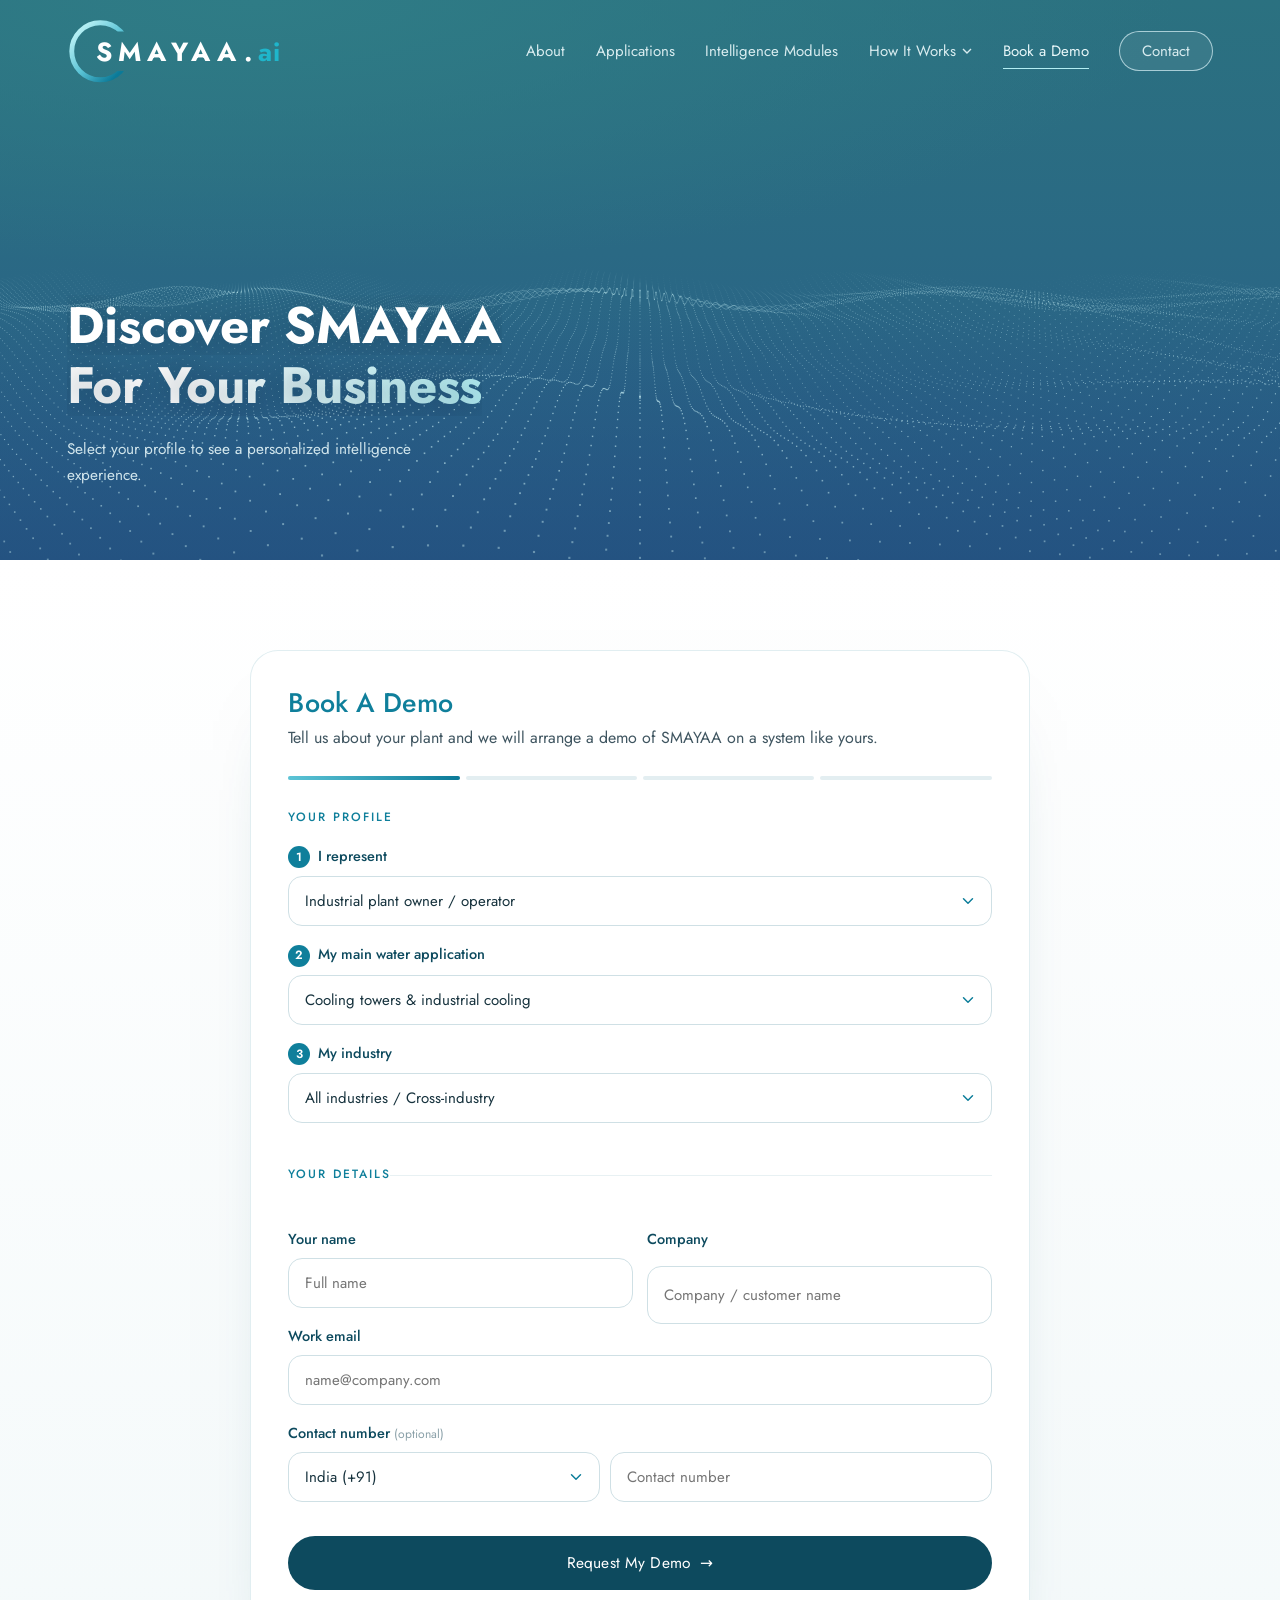
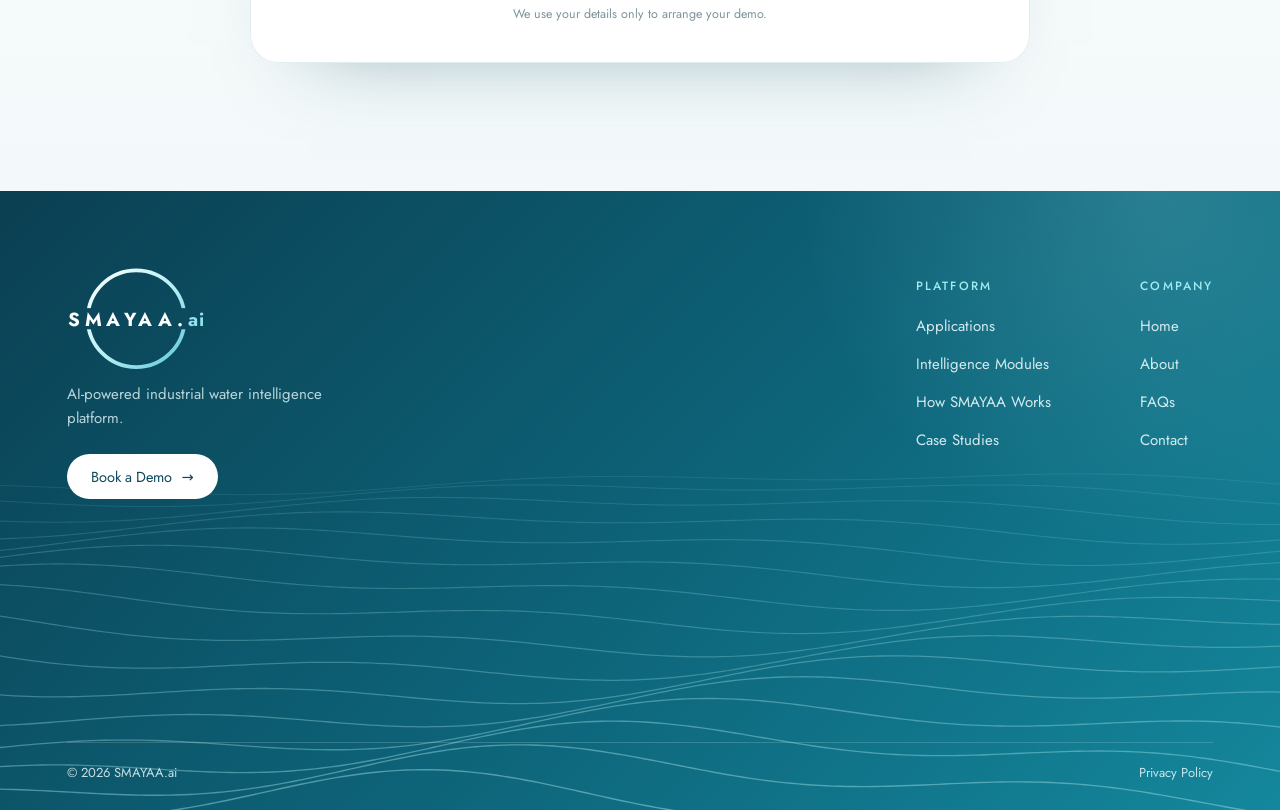
<file: book-a-demo.html>
<!doctype html>
<html lang="en">
<head>
<meta charset="utf-8">
<meta name="viewport" content="width=device-width, initial-scale=1, viewport-fit=cover">
<title>Book A Demo | Discover SMAYAA For Your Business | SMAYAA.ai</title>
<meta name="description" content="Book a SMAYAA demo. Select your profile, water application and industry to see a personalized water intelligence experience for your plant.">
<meta name="robots" content="index, follow, max-image-preview:large">
<link rel="canonical" href="https://smayaa.ai/book-a-demo">
<meta name="theme-color" content="#0d4a5e">
<meta property="og:type" content="website">
<meta property="og:site_name" content="SMAYAA.ai">
<meta property="og:title" content="Book A Demo | Discover SMAYAA For Your Business">
<meta property="og:description" content="See a personalized SMAYAA water intelligence experience for your plant and book a demo.">
<meta property="og:url" content="https://smayaa.ai/book-a-demo">
<meta name="twitter:card" content="summary_large_image">
<meta name="twitter:title" content="Book A Demo | Discover SMAYAA For Your Business">
<meta name="twitter:description" content="See a personalized SMAYAA water intelligence experience for your plant and book a demo.">
<link rel="icon" href="data:image/svg+xml,%3Csvg xmlns='http://www.w3.org/2000/svg' viewBox='0 0 64 64'%3E%3Cdefs%3E%3ClinearGradient id='g' x1='0' y1='0' x2='1' y2='1'%3E%3Cstop offset='0' stop-color='%23b3eef3'/%3E%3Cstop offset='.5' stop-color='%235cc4d6'/%3E%3Cstop offset='1' stop-color='%230b7a98'/%3E%3C/linearGradient%3E%3C/defs%3E%3Ccircle cx='32' cy='32' r='26' fill='none' stroke='url(%23g)' stroke-width='8'/%3E%3C/svg%3E">
<link rel="preconnect" href="https://fonts.googleapis.com">
<link rel="preconnect" href="https://fonts.gstatic.com" crossorigin>
<link rel="stylesheet" href="https://fonts.googleapis.com/css2?family=Jost:wght@400;500;600&display=swap">
<script>document.documentElement.classList.add('js');</script>
<script type="application/ld+json">
{"@context":"https://schema.org","@graph":[
 {"@type":"WebPage","@id":"https://smayaa.ai/book-a-demo","url":"https://smayaa.ai/book-a-demo",
  "name":"Book A Demo | SMAYAA.ai","isPartOf":{"@id":"https://smayaa.ai/#site"}},
 {"@type":"BreadcrumbList","itemListElement":[
  {"@type":"ListItem","position":1,"name":"Home","item":"https://smayaa.ai/"},
  {"@type":"ListItem","position":2,"name":"Book A Demo","item":"https://smayaa.ai/book-a-demo"}]}
]}
</script>
<link rel="stylesheet" href="assets/site.css?v=d2b06b60">
<style>
.btn-light{background:#fff;color:var(--deep)}
.btn-light:hover{color:#fff}

/* ---------- hero ---------- */
.hero-sub{height:clamp(420px,58vh,560px);max-height:none}
.hero-sub .wrap{padding-bottom:clamp(48px,8vh,90px)}
.hero-sub h1{font-size:clamp(34px,4vw,64px);line-height:1.18}
.hero-sub h1 .w{display:block;width:max-content;max-width:100%}
.hero-sub h1 .w:nth-child(2) span{background:linear-gradient(90deg,#fff 30%,#b3eef3);-webkit-background-clip:text;background-clip:text;color:transparent}
.hero-sub h1 .w>span,.hero-sub .rise{animation:lineUp 1s var(--ease) both}
.hero-sub h1 .w:nth-child(2)>span{animation-delay:.08s}
.hero-sub .rise{animation-name:riseIn}
@keyframes lineUp{from{transform:translateY(105%)}to{transform:none}}
@keyframes riseIn{from{opacity:0;transform:translateY(16px)}to{opacity:1;transform:none}}
.hero-lede{max-width:46ch;margin:20px 0 0;font-size:clamp(15px,1.2vw,18px);line-height:1.7;color:rgba(232,248,250,.88);animation-delay:.25s!important}

/* ---------- the form and the live result ---------- */
.bk{padding:clamp(56px,7vw,110px) 0 clamp(80px,10vw,140px);background:linear-gradient(180deg,#fff,var(--soft))}
.bk-form{position:relative;max-width:780px;margin:0 auto;background:#fff;border-radius:28px;padding:clamp(24px,3vw,44px);box-shadow:inset 0 0 0 1px #e1eef1,0 40px 80px -60px rgba(13,74,94,.5)}
.bk-form h2{margin:0 0 6px;font-size:clamp(24px,2.1vw,32px)}
.bk-form>p{margin:0 0 26px;color:var(--muted)}
.prog{display:flex;gap:6px;margin-bottom:28px}
.prog i{flex:1;height:4px;border-radius:4px;background:#e3eef1;overflow:hidden;position:relative}
.prog i::after{content:"";position:absolute;inset:0;background:linear-gradient(90deg,#5cc4d6,#0b7a98);transform:scaleX(0);transform-origin:left;transition:transform .6s var(--ease)}
.prog i.ok::after{transform:none}
.grp{border:0;margin:0 0 6px;padding:0}
.grp+.grp{margin-top:26px;padding-top:26px;border-top:1px solid #e8f1f3}
.grp legend{padding:0;margin-bottom:16px;font-size:12px;font-weight:500;letter-spacing:.16em;text-transform:uppercase;color:var(--teal)}
.fld{display:grid;gap:8px;margin-bottom:16px}
.fld:last-child{margin-bottom:0}
.fld label{font-size:14.5px;font-weight:500;color:var(--deep)}
.fld label b{display:inline-grid;place-items:center;width:22px;height:22px;margin-right:8px;border-radius:50%;font-size:12px;font-weight:600;color:#fff;background:var(--teal)}
.fld label small{font-weight:400;color:#8aa0a8}
.bk select,.bk input{width:100%;min-height:50px;padding:12px 44px 12px 16px;font:inherit;font-size:15px;color:var(--ink);background:#fff;border:1px solid #cfe0e5;border-radius:14px;outline:none;transition:border-color .25s,box-shadow .25s}
.bk input{padding-right:16px}
.bk select{appearance:none;-webkit-appearance:none;cursor:pointer;background:#fff url("data:image/svg+xml,%3Csvg xmlns='http://www.w3.org/2000/svg' viewBox='0 0 24 24' fill='none' stroke='%230f7f9b' stroke-width='2' stroke-linecap='round' stroke-linejoin='round'%3E%3Cpath d='m6 9 6 6 6-6'/%3E%3C/svg%3E") no-repeat right 14px center/18px}
.bk select:hover,.bk input:hover{border-color:#9ed4df}
.bk select:focus-visible,.bk input:focus-visible{border-color:var(--teal);box-shadow:0 0 0 4px rgba(31,182,203,.18)}
.bk input:user-invalid{border-color:#e08a5b;box-shadow:0 0 0 4px rgba(224,138,91,.14)}
.two{display:grid;grid-template-columns:1fr 1fr;gap:14px}
.phone{display:grid;grid-template-columns:minmax(0,.9fr) minmax(0,1.1fr);gap:10px}
.cond{display:grid;grid-template-rows:0fr;opacity:0;transition:grid-template-rows .45s var(--ease),opacity .35s,margin .45s;margin-bottom:0}
.cond>div{overflow:hidden;min-height:0}
.cond.show{grid-template-rows:1fr;opacity:1;margin-bottom:16px}
.cond .fld{margin:0}
.bk-submit{width:100%;justify-content:center;margin-top:28px;min-height:54px;font-size:15.5px}
.fine{margin:14px 0 0;font-size:12.5px;color:#7d949c;text-align:center}

/* sent */
.sent-box{display:none;text-align:center;padding:clamp(10px,2vw,30px) 0}
.bk-form.sent .sent-box{display:block;animation:riseIn .7s var(--ease) both}
.bk-form.sent form,.bk-form.sent>h2,.bk-form.sent>p,.bk-form.sent .prog{display:none}
.tick{width:72px;height:72px;margin:0 auto 22px;border-radius:50%;display:grid;place-items:center;background:linear-gradient(135deg,#e6f9fb,#c9eef4);box-shadow:inset 0 0 0 2px var(--teal)}
.tick svg{width:34px;height:34px;stroke:var(--teal);stroke-width:2.6;fill:none;stroke-linecap:round;stroke-linejoin:round;stroke-dasharray:40;stroke-dashoffset:40;animation:tickDraw .8s var(--ease) .3s forwards}
@keyframes tickDraw{to{stroke-dashoffset:0}}
.sent-box h2{margin:0 0 10px}
.sent-box p{margin:0 auto 22px;max-width:44ch;color:var(--muted);line-height:1.7}
.sum{margin:0 0 22px;padding:16px 18px;border-radius:16px;background:var(--soft);text-align:left;font-size:14px;line-height:1.7;color:var(--ink);box-shadow:inset 0 0 0 1px #e1eef1}
.sent-act{display:flex;flex-wrap:wrap;gap:12px;justify-content:center}
.btn-soft{background:var(--soft);color:var(--deep);box-shadow:inset 0 0 0 1px #cfe0e5}
.btn-soft:hover{color:#fff}

@media (max-width:560px){
  .two{grid-template-columns:1fr}
  .phone{grid-template-columns:minmax(0,1fr) minmax(0,1.25fr)}
  .bk select{font-size:14px}
  .bk-form{border-radius:22px}
}
@media (prefers-reduced-motion:reduce){.cond,.prog i::after{transition:none}}
</style>
</head>
<body>
<a class="sr-only" href="#main">Skip to content</a>

<div id="stage" aria-hidden="true"><svg id="opener" viewBox="30 120 1340 1180" xmlns="http://www.w3.org/2000/svg" role="img" aria-label="SMAYAA.ai">
        <defs>
          <linearGradient id="gTeal" gradientUnits="userSpaceOnUse" x1="150" y1="0" x2="850" y2="0">
            <stop offset="0" stop-color="#34b3c8"/><stop offset="1" stop-color="#009db6"/>
          </linearGradient>
          <linearGradient id="gDark" gradientUnits="userSpaceOnUse" x1="150" y1="0" x2="500" y2="0">
            <stop offset="0" stop-color="#006d88"/><stop offset="1" stop-color="#0a88a4"/>
          </linearGradient>
          <!-- pale cyan at the top left, deepening to blue-teal at the bottom right -->
          <linearGradient id="gRing" gradientUnits="userSpaceOnUse" x1="300" y1="308" x2="1100" y2="1108">
            <stop offset="0" stop-color="#b3eef3"/><stop offset="0.5" stop-color="#5cc4d6"/><stop offset="1" stop-color="#0b7a98"/>
          </linearGradient>
          <clipPath id="clipU"><path id="clipUPath"/></clipPath>
          <clipPath id="clipL"><path id="clipLPath"/></clipPath>
          <mask id="ringMask" maskUnits="userSpaceOnUse" x="0" y="0" width="1400" height="1440">
            <rect x="0" y="0" width="1400" height="1440" fill="#fff"/>
            <rect id="gap" x="700" y="708" width="1400" height="0" fill="#000"/><rect id="gapL" x="0" y="708" width="700" height="0" fill="#000"/>
          </mask>
          <g id="shade">
            <circle cx="700" cy="708" r="572" fill="#75d8e0"/>
            <g id="shadeShift">
              <path id="waveA" fill="url(#gTeal)" d="M-300 0 L1700 0 L1700 425 L1180 425 C1000 395 900 385 830 392 C700 410 640 490 615 580 C595 660 585 760 560 860 C530 970 450 1028 320 1026 L-300 1022 Z"/>
              <path id="waveB" fill="url(#gDark)" d="M-300 0 L497 0 C488 260 492 400 490 470 C488 560 430 620 360 665 C300 700 200 722 -300 730 Z"/>
              <path id="darkest" fill="#00586e" d="M-300 0 L345 0 C340 220 290 320 160 335 L-300 335 Z"/>
            </g>
          </g>
        </defs>
        <g id="sphere">
          <g clip-path="url(#clipU)"><use href="#shade"/></g>
          
          <g id="lines" fill="none" stroke="#b6eff2" stroke-width="4" stroke-linecap="round"></g>
          <g id="dots" fill="#b6eff2"></g>
          
        </g>
        <circle id="ring" cx="700" cy="708" r="565" fill="none" stroke="url(#gRing)" stroke-width="44" mask="url(#ringMask)" opacity="0"/>
        <g id="wordWrap">
          <text x="700" y="768" text-anchor="middle" font-family="'Century Gothic', Jost, Futura, sans-serif" font-size="166" font-weight="700"><tspan fill="#0d4f66" letter-spacing="40">SMAYAA.</tspan><tspan fill="#1fb6cb" letter-spacing="6">ai</tspan></text>
        </g>
      </svg></div>

<header class="hdr" id="hdr">
  <div class="wrap">
    <a class="brand" href="/" aria-label="SMAYAA.ai home">
      <span id="brandSlot"></span>
      <img class="brand-static" src="[data-uri]" alt="SMAYAA.ai" width="140" height="42">
    </a>
    <button class="burger" id="burger" aria-label="Open menu" aria-expanded="false" aria-controls="nav"><span></span></button>
    <nav class="nav" id="nav" aria-label="Main">
      <a href="about" data-nav="about">About</a>
      <a href="applications" data-nav="applications">Applications</a>
      <a href="modules" data-nav="modules">Intelligence Modules</a>
      <div class="dd" id="dd">
        <button aria-expanded="false" aria-haspopup="true">How It Works <svg viewBox="0 0 10 6" aria-hidden="true"><path d="M1 1l4 4 4-4" fill="none" stroke="currentColor" stroke-width="1.4"/></svg></button>
        <div class="dd-menu">
          <a href="how-it-works" data-nav="how-it-works">How SMAYAA Works</a>
          <a href="case-studies" data-nav="case-studies">Case Studies</a>
        </div>
      </div>
      <a href="book-a-demo" data-nav="book-a-demo" aria-current="page" data-demo>Book a Demo</a>
      <a class="pill" href="contact" data-nav="contact">Contact</a>
    </nav>
  </div>
</header>

<main id="main">
  <section class="hero hero-sub" id="top" aria-labelledby="hero-title">
    <canvas id="net" aria-hidden="true"></canvas>
    <div class="wrap">
      <h1 id="hero-title"><span class="w"><span>Discover SMAYAA</span></span> <span class="w"><span>For Your Business</span></span></h1>
      <p class="hero-lede rise">Select your profile to see a personalized intelligence experience.</p>
    </div>
  </section>

  <section class="bk" aria-label="Book a demo">
    <div class="wrap">
      <div class="bk-form" id="bkForm">
        <h2>Book A Demo</h2>
        <p>Tell us about your plant and we will arrange a demo of SMAYAA on a system like yours.</p>
        <div class="prog" aria-hidden="true"><i></i><i></i><i></i><i></i></div>
        <form id="demoPage" novalidate>
          <fieldset class="grp">
            <legend>Your profile</legend>
            <div class="fld">
              <label for="role"><b>1</b>I represent</label>
              <select id="role" name="role">
                <option value="owner">Industrial plant owner / operator</option>
                <option value="oem">Equipment manufacturer / OEM</option>
                <option value="epc">EPC contractor / engineering consultant</option>
                <option value="water">Water treatment / chemical / O&amp;M company</option>
                <option value="facility">Commercial facility / multi-site operator</option>
                <option value="utility">Municipal utility / infrastructure operator</option>
              </select>
            </div>
            <div class="cond" id="oemWrap"><div><div class="fld">
              <label for="oem">Equipment manufactured</label>
              <select id="oem" name="equipment">
                <option value="cooling">Cooling tower manufacturer</option>
                <option value="filters">Filter / strainer OEM</option>
                <option value="heat">Heat exchanger / chiller OEM</option>
                <option value="pump">Pumps / valves</option>
                <option value="chemical">Dosing / water treatment equipment</option>
                <option value="controls">Sensors / PLC / automation</option>
                <option value="plant">WTP / STP packaged systems</option>
                <option value="other">Other equipment</option>
              </select>
            </div></div></div>
            <div class="fld">
              <label for="app"><b>2</b>My main water application</label>
              <select id="app" name="application">
                <option value="cooling">Cooling towers &amp; industrial cooling</option>
                <option value="filtration">Filtration &amp; solids removal</option>
                <option value="reuse">Tertiary treatment &amp; water reuse</option>
                <option value="drinking">Drinking water treatment</option>
                <option value="intake">River intake &amp; raw water</option>
                <option value="thermal">Chillers, heat exchangers &amp; HVAC</option>
                <option value="process">Process water &amp; water chemistry</option>
                <option value="multi">Multiple water systems</option>
              </select>
            </div>
            <div class="fld">
              <label for="industry"><b>3</b>My industry</label>
              <select id="industry" name="industry">
                <option value="all">All industries / Cross-industry</option>
                <option value="steel">Steel</option>
                <option value="power">Power generation</option>
                <option value="aluminium">Aluminium</option>
                <option value="food">Food &amp; beverage</option>
                <option value="datacentre">Data centres</option>
                <option value="hvac">HVAC / District cooling</option>
                <option value="refining">Refining &amp; petrochemicals</option>
                <option value="pharma">Pharmaceuticals</option>
                <option value="chemicals">Chemicals &amp; fertilizers</option>
                <option value="textiles">Textiles</option>
                <option value="paper">Pulp &amp; paper</option>
                <option value="sugar">Sugar &amp; distilleries</option>
                <option value="automotive">Automotive &amp; EV</option>
                <option value="electronics">Electronics / Semiconductors</option>
                <option value="mining">Mining &amp; minerals</option>
                <option value="cement">Cement / Glass / Ceramics</option>
                <option value="hotel">Hotels &amp; resorts</option>
                <option value="mall">Malls &amp; commercial complexes</option>
                <option value="hospital">Hospitals &amp; institutions</option>
                <option value="airport">Airports</option>
                <option value="municipal">Municipal water / wastewater</option>
                <option value="community">Residential communities</option>
                <option value="irrigation">Irrigation &amp; water intake</option>
                <option value="other">Other industry</option>
              </select>
            </div>
            <div class="cond" id="otherWrap"><div><div class="fld">
              <label for="otherInd">Enter your industry</label>
              <input id="otherInd" name="other_industry" type="text" placeholder="Enter your industry" maxlength="100">
            </div></div></div>
          </fieldset>
          <fieldset class="grp">
            <legend>Your details</legend>
            <div class="two">
              <div class="fld"><label for="cname">Your name</label><input id="cname" name="name" type="text" autocomplete="name" placeholder="Full name" maxlength="120" required></div>
              <div class="fld"><label for="company">Company</label><input id="company" name="company" type="text" autocomplete="organization" placeholder="Company / customer name" maxlength="120" required></div>
            </div>
            <div class="fld"><label for="email">Work email</label><input id="email" name="email" type="email" autocomplete="email" placeholder="name@company.com" maxlength="254" required></div>
            <div class="fld">
              <label for="phone">Contact number <small>(optional)</small></label>
              <div class="phone">
                <select id="cc" name="country_code" aria-label="Country calling code" autocomplete="tel-country-code">
                <option value="+91">India (+91)</option>
                <option value="+1">United States / Canada (+1)</option>
                <option value="+971">United Arab Emirates (+971)</option>
                <option value="+44">United Kingdom (+44)</option>
                <option value="+93">Afghanistan (+93)</option>
                <option value="+213">Algeria (+213)</option>
                <option value="+54">Argentina (+54)</option>
                <option value="+61">Australia (+61)</option>
                <option value="+43">Austria (+43)</option>
                <option value="+973">Bahrain (+973)</option>
                <option value="+880">Bangladesh (+880)</option>
                <option value="+32">Belgium (+32)</option>
                <option value="+55">Brazil (+55)</option>
                <option value="+855">Cambodia (+855)</option>
                <option value="+86">China (+86)</option>
                <option value="+57">Colombia (+57)</option>
                <option value="+420">Czech Republic (+420)</option>
                <option value="+45">Denmark (+45)</option>
                <option value="+20">Egypt (+20)</option>
                <option value="+251">Ethiopia (+251)</option>
                <option value="+358">Finland (+358)</option>
                <option value="+33">France (+33)</option>
                <option value="+49">Germany (+49)</option>
                <option value="+233">Ghana (+233)</option>
                <option value="+30">Greece (+30)</option>
                <option value="+852">Hong Kong (+852)</option>
                <option value="+36">Hungary (+36)</option>
                <option value="+62">Indonesia (+62)</option>
                <option value="+98">Iran (+98)</option>
                <option value="+964">Iraq (+964)</option>
                <option value="+353">Ireland (+353)</option>
                <option value="+972">Israel (+972)</option>
                <option value="+39">Italy (+39)</option>
                <option value="+81">Japan (+81)</option>
                <option value="+962">Jordan (+962)</option>
                <option value="+254">Kenya (+254)</option>
                <option value="+965">Kuwait (+965)</option>
                <option value="+961">Lebanon (+961)</option>
                <option value="+60">Malaysia (+60)</option>
                <option value="+230">Mauritius (+230)</option>
                <option value="+52">Mexico (+52)</option>
                <option value="+212">Morocco (+212)</option>
                <option value="+95">Myanmar (+95)</option>
                <option value="+977">Nepal (+977)</option>
                <option value="+31">Netherlands (+31)</option>
                <option value="+64">New Zealand (+64)</option>
                <option value="+234">Nigeria (+234)</option>
                <option value="+47">Norway (+47)</option>
                <option value="+968">Oman (+968)</option>
                <option value="+92">Pakistan (+92)</option>
                <option value="+51">Peru (+51)</option>
                <option value="+63">Philippines (+63)</option>
                <option value="+48">Poland (+48)</option>
                <option value="+351">Portugal (+351)</option>
                <option value="+974">Qatar (+974)</option>
                <option value="+40">Romania (+40)</option>
                <option value="+966">Saudi Arabia (+966)</option>
                <option value="+65">Singapore (+65)</option>
                <option value="+27">South Africa (+27)</option>
                <option value="+82">South Korea (+82)</option>
                <option value="+34">Spain (+34)</option>
                <option value="+94">Sri Lanka (+94)</option>
                <option value="+46">Sweden (+46)</option>
                <option value="+41">Switzerland (+41)</option>
                <option value="+886">Taiwan (+886)</option>
                <option value="+255">Tanzania (+255)</option>
                <option value="+66">Thailand (+66)</option>
                <option value="+90">Turkey (+90)</option>
                <option value="+256">Uganda (+256)</option>
                <option value="+380">Ukraine (+380)</option>
                <option value="+84">Vietnam (+84)</option>
                <option value="+260">Zambia (+260)</option>
                </select>
                <input id="phone" name="phone" type="tel" inputmode="tel" autocomplete="tel-national" placeholder="Contact number" maxlength="25">
              </div>
            </div>
          </fieldset>
          <div aria-hidden="true" style="position:absolute;left:-9999px;width:1px;height:1px;overflow:hidden"><label>Website<input type="text" name="website" tabindex="-1" autocomplete="off"></label></div>
          <button class="btn bk-submit" type="submit">Request My Demo <span class="arr" aria-hidden="true">→</span></button>
          <p class="fine">We use your details only to arrange your demo.</p>
        </form>
        <div class="sent-box" role="status" aria-live="polite">
          <div class="tick" aria-hidden="true"><svg viewBox="0 0 24 24"><path d="M5 12.5l4.5 4.5L19 7.5"/></svg></div>
          <h2>Thank You</h2>
          <p>Your request is in. Our team will be in touch to arrange a demo of SMAYAA on a plant like yours.</p>
          <div class="sum" id="sum"></div>
          <div class="sent-act">
            <button class="btn btn-soft" type="button" id="copySel">Copy my selection</button>
            <a class="btn" href="applications">Explore applications <span class="arr" aria-hidden="true">→</span></a>
          </div>
        </div>
      </div>
    </div>
  </section>
</main>

<footer class="foot" id="contact">
  <canvas class="foot-wave" id="footWave" aria-hidden="true"></canvas>
  <div class="wrap">
    <div class="foot-top">
      <div class="foot-brand">
        <svg class="foot-logo" viewBox="0 0 440 300" role="img" aria-label="SMAYAA.ai">
          <defs>
            <linearGradient id="fRing" x1="0" y1="0" x2="1" y2="1"><stop offset="0" stop-color="#ffffff"/><stop offset=".55" stop-color="#b3eef3"/><stop offset="1" stop-color="#5cc4d6"/></linearGradient>
            <mask id="fGap" maskUnits="userSpaceOnUse" x="0" y="0" width="440" height="300"><rect width="440" height="300" fill="#fff"/><rect x="0" y="122" width="440" height="56" fill="#000"/></mask>
          </defs>
          <circle cx="220" cy="150" r="128" fill="none" stroke="url(#fRing)" stroke-width="10" mask="url(#fGap)"/>
          <text x="220" y="168" text-anchor="middle" font-family="'Century Gothic', Jost, Futura, sans-serif" font-size="50" font-weight="700"><tspan fill="#fff" letter-spacing="12">SMAYAA.</tspan><tspan fill="#8fe3ee" letter-spacing="2">ai</tspan></text>
        </svg>
        <p>AI-powered industrial water intelligence platform.</p>
        <a class="foot-cta" href="book-a-demo" data-demo>Book a Demo <span aria-hidden="true">→</span></a>
      </div>
      <nav class="foot-nav" aria-label="Footer">
        <div>
          <h2>Platform</h2>
          <a href="applications">Applications</a>
          <a href="modules">Intelligence Modules</a>
          <a href="how-it-works">How SMAYAA Works</a>
          <a href="case-studies">Case Studies</a>
        </div>
        <div>
          <h2>Company</h2>
          <a href="/">Home</a>
          <a href="about">About</a>
          <a href="faq">FAQs</a>
          <a href="contact">Contact</a>
        </div>
      </nav>
    </div>
    <div class="foot-bot"><span>© 2026 SMAYAA.ai</span><a href="#contact">Privacy Policy</a></div>
  </div>
</footer>

<script src="assets/site.js?v=1c6a055c" defer></script>
<script src="assets/net.js?v=5e1564d4" defer></script>
<script src="assets/book.js?v=ef7a64cb" defer></script>
<script src="assets/logo.js?v=650fa6c9" defer></script>
</body>
</html>
</file>
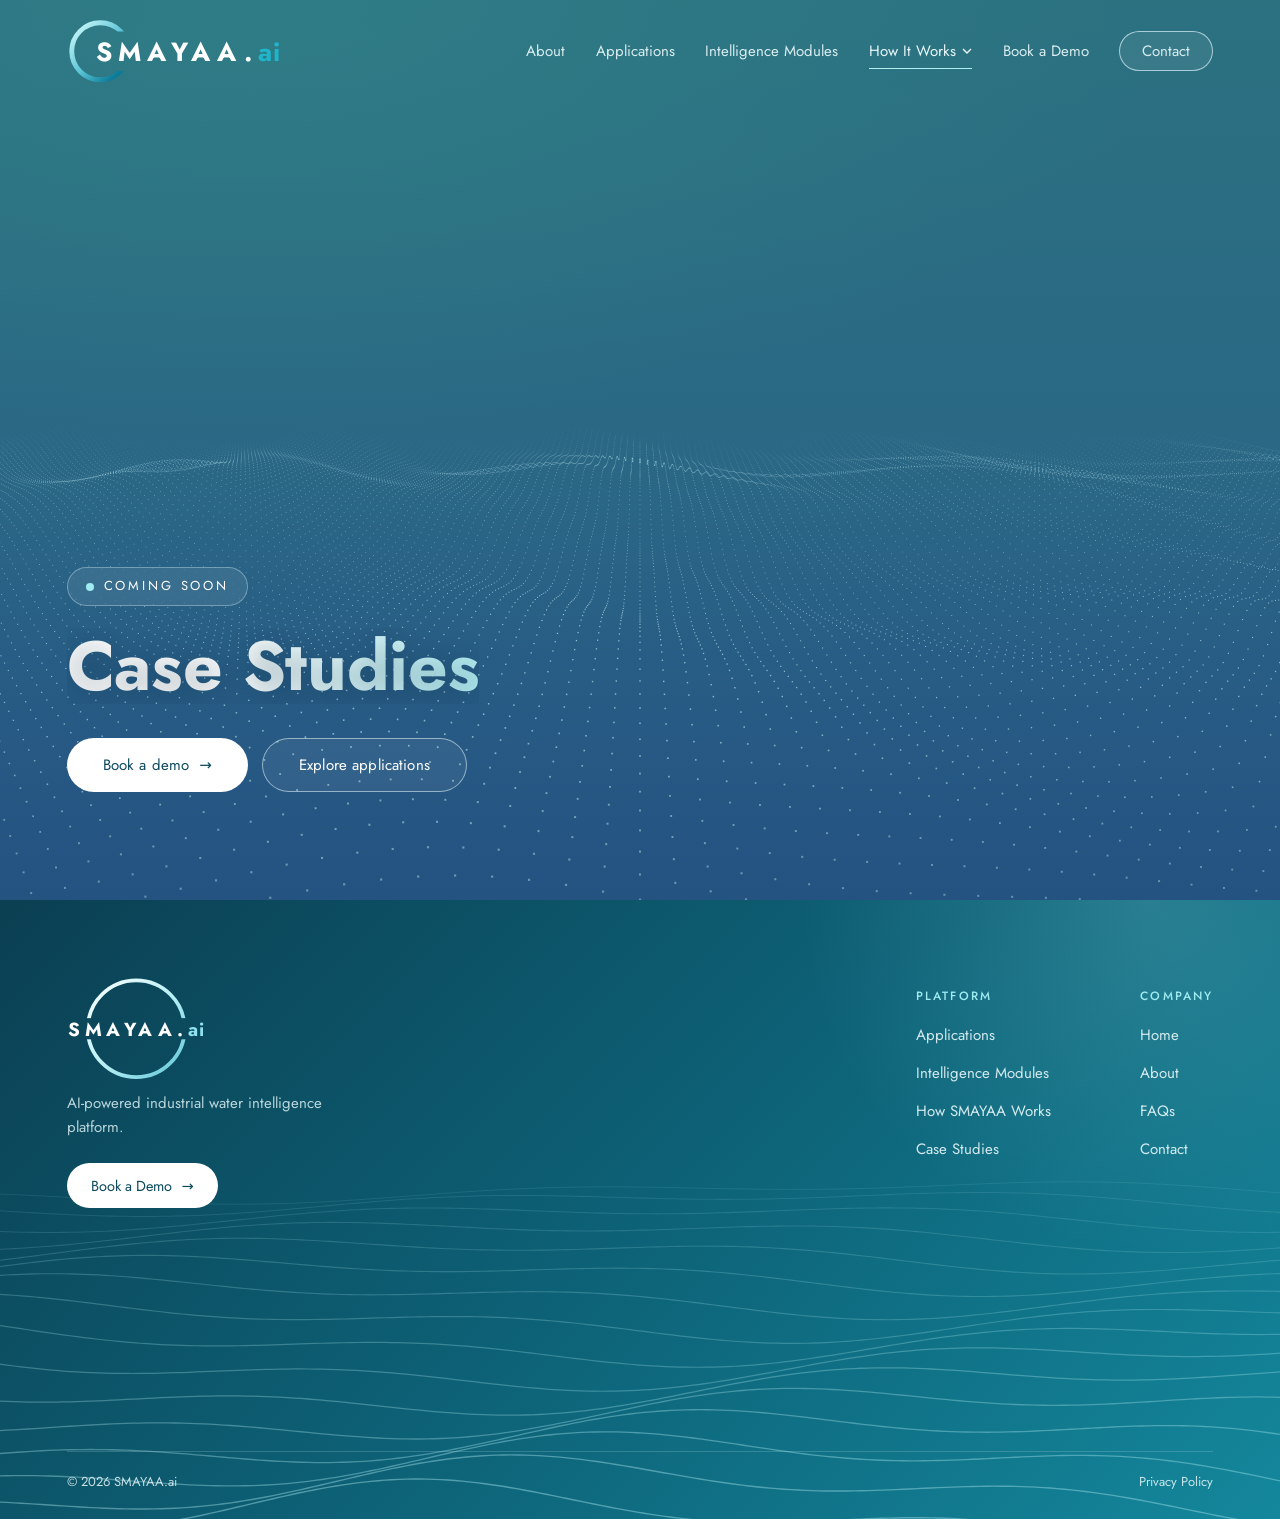
<file: case-studies.html>
<!doctype html>
<html lang="en">
<head>
<meta charset="utf-8">
<meta name="viewport" content="width=device-width, initial-scale=1, viewport-fit=cover">
<title>Case Studies | Coming Soon | SMAYAA.ai</title>
<meta name="description" content="SMAYAA.ai case studies: results from industrial cooling water systems. Coming soon.">
<meta name="robots" content="index, follow, max-image-preview:large">
<link rel="canonical" href="https://smayaa.ai/case-studies">
<meta name="theme-color" content="#0d4a5e">
<meta property="og:type" content="website">
<meta property="og:site_name" content="SMAYAA.ai">
<meta property="og:title" content="SMAYAA.ai Case Studies | Coming Soon">
<meta property="og:description" content="Case studies from industrial cooling water systems are coming soon.">
<meta property="og:url" content="https://smayaa.ai/case-studies">
<meta name="twitter:card" content="summary_large_image">
<meta name="twitter:title" content="SMAYAA.ai Case Studies | Coming Soon">
<meta name="twitter:description" content="Case studies from industrial cooling water systems are coming soon.">
<link rel="icon" href="data:image/svg+xml,%3Csvg xmlns='http://www.w3.org/2000/svg' viewBox='0 0 64 64'%3E%3Cdefs%3E%3ClinearGradient id='g' x1='0' y1='0' x2='1' y2='1'%3E%3Cstop offset='0' stop-color='%23b3eef3'/%3E%3Cstop offset='.5' stop-color='%235cc4d6'/%3E%3Cstop offset='1' stop-color='%230b7a98'/%3E%3C/linearGradient%3E%3C/defs%3E%3Ccircle cx='32' cy='32' r='26' fill='none' stroke='url(%23g)' stroke-width='8'/%3E%3C/svg%3E">
<link rel="preconnect" href="https://fonts.googleapis.com">
<link rel="preconnect" href="https://fonts.gstatic.com" crossorigin>
<link rel="stylesheet" href="https://fonts.googleapis.com/css2?family=Jost:wght@400;500;600&display=swap">
<script>document.documentElement.classList.add('js');</script>
<script type="application/ld+json">
{"@context":"https://schema.org","@graph":[
 {"@type":"WebPage","@id":"https://smayaa.ai/case-studies","url":"https://smayaa.ai/case-studies",
  "name":"Case Studies | SMAYAA.ai","isPartOf":{"@id":"https://smayaa.ai/#site"}},
 {"@type":"BreadcrumbList","itemListElement":[
  {"@type":"ListItem","position":1,"name":"Home","item":"https://smayaa.ai/"},
  {"@type":"ListItem","position":2,"name":"Case Studies","item":"https://smayaa.ai/case-studies"}]}
]}
</script>
<link rel="stylesheet" href="assets/site.css?v=d2b06b60">
<style>
.btn-light{background:#fff;color:var(--deep)}
.btn-light:hover{color:#fff}
.btn-ghost{background:rgba(255,255,255,.06);border:1px solid rgba(232,247,249,.55);-webkit-backdrop-filter:blur(8px);backdrop-filter:blur(8px)}
.btn-ghost::before{background:rgba(255,255,255,.14)}
.hero-cs h1{font-size:clamp(40px,5.4vw,84px);line-height:1.1}
.hero-cs h1 .w{display:block;width:max-content;max-width:100%}
.hero-cs h1 .w>span{background:linear-gradient(90deg,#fff 40%,#b3eef3);-webkit-background-clip:text;background-clip:text;color:transparent}
.hero-cs h1 .w>span,.hero-cs .rise{animation:lineUp 1s var(--ease) both}
.hero-cs .rise{animation-name:riseIn}
@keyframes lineUp{from{transform:translateY(105%)}to{transform:none}}
@keyframes riseIn{from{opacity:0;transform:translateY(16px)}to{opacity:1;transform:none}}
.soon{display:inline-flex;align-items:center;gap:10px;align-self:flex-start;margin:0 0 22px;padding:8px 18px;border-radius:999px;font-size:13px;letter-spacing:.22em;text-transform:uppercase;color:#fff;
  background:rgba(255,255,255,.08);border:1px solid rgba(220,245,248,.35);-webkit-backdrop-filter:blur(10px);backdrop-filter:blur(10px)}
.soon i{width:8px;height:8px;border-radius:50%;background:#9fecf2;box-shadow:0 0 0 0 rgba(159,236,242,.7);animation:pulse 2s infinite}
@keyframes pulse{70%{box-shadow:0 0 0 10px rgba(159,236,242,0)}100%{box-shadow:0 0 0 0 rgba(159,236,242,0)}}
.hero-act{display:flex;flex-wrap:wrap;gap:14px;margin-top:34px;pointer-events:auto;animation-delay:.3s!important}
@media (max-width:560px){.hero-act .btn{flex:1;justify-content:center;white-space:nowrap;padding-inline:18px}}
@media (prefers-reduced-motion:reduce){.soon i{animation:none}}
</style>
</head>
<body>
<a class="sr-only" href="#main">Skip to content</a>

<div id="stage" aria-hidden="true"><svg id="opener" viewBox="30 120 1340 1180" xmlns="http://www.w3.org/2000/svg" role="img" aria-label="SMAYAA.ai">
        <defs>
          <linearGradient id="gTeal" gradientUnits="userSpaceOnUse" x1="150" y1="0" x2="850" y2="0">
            <stop offset="0" stop-color="#34b3c8"/><stop offset="1" stop-color="#009db6"/>
          </linearGradient>
          <linearGradient id="gDark" gradientUnits="userSpaceOnUse" x1="150" y1="0" x2="500" y2="0">
            <stop offset="0" stop-color="#006d88"/><stop offset="1" stop-color="#0a88a4"/>
          </linearGradient>
          <!-- pale cyan at the top left, deepening to blue-teal at the bottom right -->
          <linearGradient id="gRing" gradientUnits="userSpaceOnUse" x1="300" y1="308" x2="1100" y2="1108">
            <stop offset="0" stop-color="#b3eef3"/><stop offset="0.5" stop-color="#5cc4d6"/><stop offset="1" stop-color="#0b7a98"/>
          </linearGradient>
          <clipPath id="clipU"><path id="clipUPath"/></clipPath>
          <clipPath id="clipL"><path id="clipLPath"/></clipPath>
          <mask id="ringMask" maskUnits="userSpaceOnUse" x="0" y="0" width="1400" height="1440">
            <rect x="0" y="0" width="1400" height="1440" fill="#fff"/>
            <rect id="gap" x="700" y="708" width="1400" height="0" fill="#000"/><rect id="gapL" x="0" y="708" width="700" height="0" fill="#000"/>
          </mask>
          <g id="shade">
            <circle cx="700" cy="708" r="572" fill="#75d8e0"/>
            <g id="shadeShift">
              <path id="waveA" fill="url(#gTeal)" d="M-300 0 L1700 0 L1700 425 L1180 425 C1000 395 900 385 830 392 C700 410 640 490 615 580 C595 660 585 760 560 860 C530 970 450 1028 320 1026 L-300 1022 Z"/>
              <path id="waveB" fill="url(#gDark)" d="M-300 0 L497 0 C488 260 492 400 490 470 C488 560 430 620 360 665 C300 700 200 722 -300 730 Z"/>
              <path id="darkest" fill="#00586e" d="M-300 0 L345 0 C340 220 290 320 160 335 L-300 335 Z"/>
            </g>
          </g>
        </defs>
        <g id="sphere">
          <g clip-path="url(#clipU)"><use href="#shade"/></g>
          
          <g id="lines" fill="none" stroke="#b6eff2" stroke-width="4" stroke-linecap="round"></g>
          <g id="dots" fill="#b6eff2"></g>
          
        </g>
        <circle id="ring" cx="700" cy="708" r="565" fill="none" stroke="url(#gRing)" stroke-width="44" mask="url(#ringMask)" opacity="0"/>
        <g id="wordWrap">
          <text x="700" y="768" text-anchor="middle" font-family="'Century Gothic', Jost, Futura, sans-serif" font-size="166" font-weight="700"><tspan fill="#0d4f66" letter-spacing="40">SMAYAA.</tspan><tspan fill="#1fb6cb" letter-spacing="6">ai</tspan></text>
        </g>
      </svg></div>

<header class="hdr" id="hdr">
  <div class="wrap">
    <a class="brand" href="/" aria-label="SMAYAA.ai home">
      <span id="brandSlot"></span>
      <img class="brand-static" src="[data-uri]" alt="SMAYAA.ai" width="140" height="42">
    </a>
    <button class="burger" id="burger" aria-label="Open menu" aria-expanded="false" aria-controls="nav"><span></span></button>
    <nav class="nav" id="nav" aria-label="Main">
      <a href="about" data-nav="about">About</a>
      <a href="applications" data-nav="applications">Applications</a>
      <a href="modules" data-nav="modules">Intelligence Modules</a>
      <div class="dd" id="dd">
        <button aria-expanded="false" aria-haspopup="true">How It Works <svg viewBox="0 0 10 6" aria-hidden="true"><path d="M1 1l4 4 4-4" fill="none" stroke="currentColor" stroke-width="1.4"/></svg></button>
        <div class="dd-menu">
          <a href="how-it-works" data-nav="how-it-works">How SMAYAA Works</a>
          <a href="case-studies" data-nav="case-studies" aria-current="page">Case Studies</a>
        </div>
      </div>
      <a href="book-a-demo" data-nav="book-a-demo" data-demo>Book a Demo</a>
      <a class="pill" href="contact" data-nav="contact">Contact</a>
    </nav>
  </div>
</header>

<main id="main">
  <section class="hero hero-cs" id="top" aria-labelledby="hero-title">
    <canvas id="net" aria-hidden="true"></canvas>
    <div class="wrap">
      <span class="soon rise"><i aria-hidden="true"></i>Coming soon</span>
      <h1 id="hero-title"><span class="w"><span>Case Studies</span></span></h1>
      <div class="hero-act rise">
        <a class="btn btn-light" href="book-a-demo" data-demo>Book a demo <span class="arr" aria-hidden="true">→</span></a>
        <a class="btn btn-ghost" href="applications">Explore applications</a>
      </div>
    </div>
  </section>
</main>

<footer class="foot" id="contact">
  <canvas class="foot-wave" id="footWave" aria-hidden="true"></canvas>
  <div class="wrap">
    <div class="foot-top">
      <div class="foot-brand">
        <svg class="foot-logo" viewBox="0 0 440 300" role="img" aria-label="SMAYAA.ai">
          <defs>
            <linearGradient id="fRing" x1="0" y1="0" x2="1" y2="1"><stop offset="0" stop-color="#ffffff"/><stop offset=".55" stop-color="#b3eef3"/><stop offset="1" stop-color="#5cc4d6"/></linearGradient>
            <mask id="fGap" maskUnits="userSpaceOnUse" x="0" y="0" width="440" height="300"><rect width="440" height="300" fill="#fff"/><rect x="0" y="122" width="440" height="56" fill="#000"/></mask>
          </defs>
          <circle cx="220" cy="150" r="128" fill="none" stroke="url(#fRing)" stroke-width="10" mask="url(#fGap)"/>
          <text x="220" y="168" text-anchor="middle" font-family="'Century Gothic', Jost, Futura, sans-serif" font-size="50" font-weight="700"><tspan fill="#fff" letter-spacing="12">SMAYAA.</tspan><tspan fill="#8fe3ee" letter-spacing="2">ai</tspan></text>
        </svg>
        <p>AI-powered industrial water intelligence platform.</p>
        <a class="foot-cta" href="book-a-demo" data-demo>Book a Demo <span aria-hidden="true">→</span></a>
      </div>
      <nav class="foot-nav" aria-label="Footer">
        <div>
          <h2>Platform</h2>
          <a href="applications">Applications</a>
          <a href="modules">Intelligence Modules</a>
          <a href="how-it-works">How SMAYAA Works</a>
          <a href="case-studies">Case Studies</a>
        </div>
        <div>
          <h2>Company</h2>
          <a href="/">Home</a>
          <a href="about">About</a>
          <a href="faq">FAQs</a>
          <a href="contact">Contact</a>
        </div>
      </nav>
    </div>
    <div class="foot-bot"><span>© 2026 SMAYAA.ai</span><a href="#contact">Privacy Policy</a></div>
  </div>
</footer>


<script src="assets/site.js?v=1c6a055c" defer></script>
<script src="assets/net.js?v=5e1564d4" defer></script>
<script src="assets/logo.js?v=650fa6c9" defer></script>
</body>
</html>
</file>
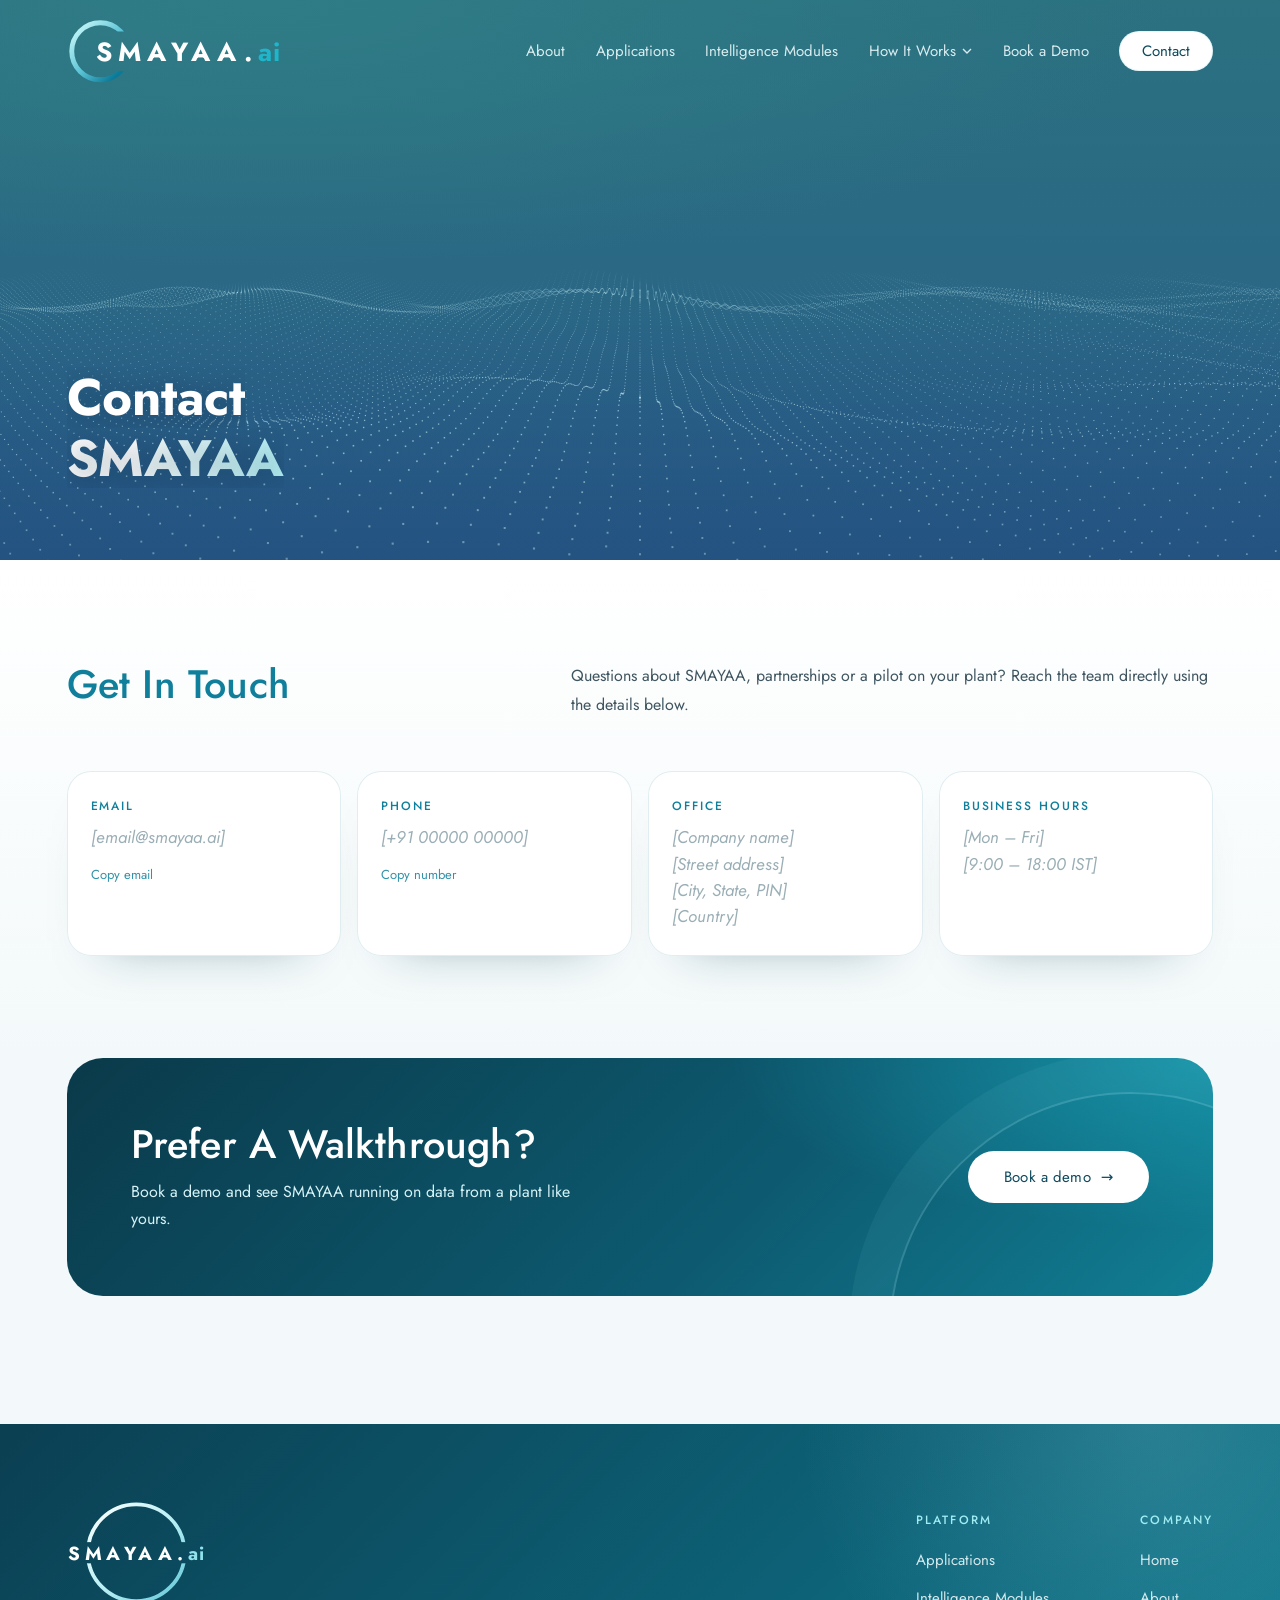
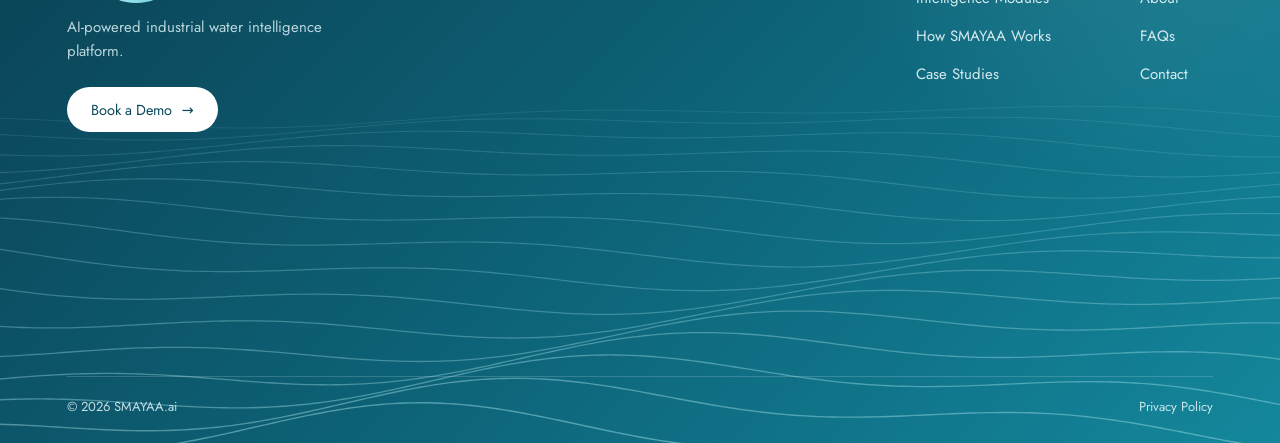
<file: contact.html>
<!doctype html>
<html lang="en">
<head>
<meta charset="utf-8">
<meta name="viewport" content="width=device-width, initial-scale=1, viewport-fit=cover">
<title>Contact | SMAYAA.ai</title>
<meta name="description" content="Contact SMAYAA.ai: email, phone, office address and business hours for the AI-powered industrial water intelligence platform.">
<meta name="robots" content="index, follow, max-image-preview:large">
<link rel="canonical" href="https://smayaa.ai/contact">
<meta name="theme-color" content="#0d4a5e">
<meta property="og:type" content="website">
<meta property="og:site_name" content="SMAYAA.ai">
<meta property="og:title" content="Contact SMAYAA.ai">
<meta property="og:description" content="Get in touch with the SMAYAA team.">
<meta property="og:url" content="https://smayaa.ai/contact">
<meta name="twitter:card" content="summary_large_image">
<meta name="twitter:title" content="Contact SMAYAA.ai">
<meta name="twitter:description" content="Get in touch with the SMAYAA team.">
<link rel="icon" href="data:image/svg+xml,%3Csvg xmlns='http://www.w3.org/2000/svg' viewBox='0 0 64 64'%3E%3Cdefs%3E%3ClinearGradient id='g' x1='0' y1='0' x2='1' y2='1'%3E%3Cstop offset='0' stop-color='%23b3eef3'/%3E%3Cstop offset='.5' stop-color='%235cc4d6'/%3E%3Cstop offset='1' stop-color='%230b7a98'/%3E%3C/linearGradient%3E%3C/defs%3E%3Ccircle cx='32' cy='32' r='26' fill='none' stroke='url(%23g)' stroke-width='8'/%3E%3C/svg%3E">
<link rel="preconnect" href="https://fonts.googleapis.com">
<link rel="preconnect" href="https://fonts.gstatic.com" crossorigin>
<link rel="stylesheet" href="https://fonts.googleapis.com/css2?family=Jost:wght@400;500;600&display=swap">
<script>document.documentElement.classList.add('js');</script>
<script type="application/ld+json">
{"@context":"https://schema.org","@graph":[
 {"@type":"WebPage","@id":"https://smayaa.ai/contact","url":"https://smayaa.ai/contact",
  "name":"Contact | SMAYAA.ai","isPartOf":{"@id":"https://smayaa.ai/#site"}},
 {"@type":"BreadcrumbList","itemListElement":[
  {"@type":"ListItem","position":1,"name":"Home","item":"https://smayaa.ai/"},
  {"@type":"ListItem","position":2,"name":"Contact","item":"https://smayaa.ai/contact"}]}
]}
</script>
<link rel="stylesheet" href="assets/site.css?v=d2b06b60">
<style>
.btn-light{background:#fff;color:var(--deep)}
.btn-light:hover{color:#fff}

/* ---------- hero ---------- */
.hero-sub{height:clamp(400px,54vh,520px);max-height:none}
.hero-sub .wrap{padding-bottom:clamp(48px,8vh,90px)}
.hero-sub h1{font-size:clamp(34px,4vw,64px);line-height:1.18}
.hero-sub h1 .w{display:block;width:max-content;max-width:100%}
.hero-sub h1 .w:nth-child(2) span{background:linear-gradient(90deg,#fff 30%,#b3eef3);-webkit-background-clip:text;background-clip:text;color:transparent}
.hero-sub h1 .w>span{animation:lineUp 1s var(--ease) both}
.hero-sub h1 .w:nth-child(2)>span{animation-delay:.08s}
@keyframes lineUp{from{transform:translateY(105%)}to{transform:none}}

/* ---------- details ---------- */
.ct{padding:clamp(64px,8vw,120px) 0 clamp(70px,8vw,120px);background:linear-gradient(180deg,#fff,var(--soft))}
.ct-top{display:grid;grid-template-columns:minmax(0,.8fr) minmax(0,1.2fr);gap:clamp(24px,6vw,110px);align-items:start;margin-bottom:clamp(36px,4vw,60px)}
.ct-top h2{margin:0}
.ct-top p{margin:0;font-size:clamp(16px,1.25vw,19px);line-height:1.8;color:var(--muted)}
.cards{display:grid;grid-template-columns:repeat(4,minmax(0,1fr));gap:16px;list-style:none;margin:0;padding:0}
.cd{position:relative;overflow:hidden;isolation:isolate;padding:26px 24px;border-radius:24px;background:#fff;box-shadow:inset 0 0 0 1px #e1eef1,0 26px 50px -40px rgba(13,74,94,.5)}
html.js .cd.rv{transition:opacity .9s var(--ease),transform .9s var(--ease),box-shadow .4s}
.cd::before{content:"";position:absolute;inset:0;z-index:-1;opacity:0;transition:opacity .4s;background:radial-gradient(240px circle at var(--mx,50%) var(--my,0%),rgba(31,182,203,.14),transparent 70%)}
html.js .cd.rv.in:hover,.cd:hover{transform:translateY(-5px);box-shadow:inset 0 0 0 1px #b9e2ea,0 30px 50px -34px rgba(13,74,94,.55);transition-delay:0s}
.cd:hover::before{opacity:1}
.cards .cd:nth-child(2){transition-delay:.08s}.cards .cd:nth-child(3){transition-delay:.16s}.cards .cd:nth-child(4){transition-delay:.24s}
.cd h3{margin:0 0 8px;font-size:12px;font-weight:500;letter-spacing:.16em;text-transform:uppercase;color:var(--teal)}
.cd .v{display:block;font-size:17px;line-height:1.55;color:var(--deep);word-break:break-word}
.cd a.v:hover{color:var(--teal)}
.cd .copy{padding:0;margin-top:14px;display:inline-flex;align-items:center;gap:6px;font-size:13px;color:var(--teal);opacity:.85;transition:opacity .2s}
.cd .copy:hover{opacity:1}
.ph{color:#9aaeb5!important;font-style:italic}

/* ---------- call to action ---------- */
.cta-band{padding:0 0 clamp(80px,10vw,140px);background:var(--soft)}
.cta-box{position:relative;overflow:hidden;border-radius:36px;padding:clamp(36px,5vw,72px);color:#fff;display:flex;flex-wrap:wrap;align-items:center;justify-content:space-between;gap:24px 40px;
  background:radial-gradient(70% 120% at 100% 0%,rgba(31,182,203,.5),transparent 60%),linear-gradient(135deg,#0a3a4a,#0d5a70 60%,#117e93)}
.cta-box::after{content:"";position:absolute;width:480px;aspect-ratio:1;right:-160px;bottom:-280px;border-radius:50%;border:2px solid rgba(179,238,243,.22);box-shadow:0 0 0 40px rgba(179,238,243,.05);pointer-events:none}
.cta-box h2{margin:0 0 10px;color:#fff;max-width:20ch}
.cta-box p{margin:0;max-width:46ch;color:#d6f2f6;line-height:1.7}
.cta-box .btn{position:relative;z-index:1}

@media (max-width:1100px){.cards{grid-template-columns:repeat(2,minmax(0,1fr))}}
@media (max-width:900px){.ct-top{grid-template-columns:1fr}}
@media (max-width:560px){.cards{grid-template-columns:1fr}.cta-box{border-radius:26px}}
</style>
</head>
<body>
<a class="sr-only" href="#main">Skip to content</a>

<div id="stage" aria-hidden="true"><svg id="opener" viewBox="30 120 1340 1180" xmlns="http://www.w3.org/2000/svg" role="img" aria-label="SMAYAA.ai">
        <defs>
          <linearGradient id="gTeal" gradientUnits="userSpaceOnUse" x1="150" y1="0" x2="850" y2="0">
            <stop offset="0" stop-color="#34b3c8"/><stop offset="1" stop-color="#009db6"/>
          </linearGradient>
          <linearGradient id="gDark" gradientUnits="userSpaceOnUse" x1="150" y1="0" x2="500" y2="0">
            <stop offset="0" stop-color="#006d88"/><stop offset="1" stop-color="#0a88a4"/>
          </linearGradient>
          <!-- pale cyan at the top left, deepening to blue-teal at the bottom right -->
          <linearGradient id="gRing" gradientUnits="userSpaceOnUse" x1="300" y1="308" x2="1100" y2="1108">
            <stop offset="0" stop-color="#b3eef3"/><stop offset="0.5" stop-color="#5cc4d6"/><stop offset="1" stop-color="#0b7a98"/>
          </linearGradient>
          <clipPath id="clipU"><path id="clipUPath"/></clipPath>
          <clipPath id="clipL"><path id="clipLPath"/></clipPath>
          <mask id="ringMask" maskUnits="userSpaceOnUse" x="0" y="0" width="1400" height="1440">
            <rect x="0" y="0" width="1400" height="1440" fill="#fff"/>
            <rect id="gap" x="700" y="708" width="1400" height="0" fill="#000"/><rect id="gapL" x="0" y="708" width="700" height="0" fill="#000"/>
          </mask>
          <g id="shade">
            <circle cx="700" cy="708" r="572" fill="#75d8e0"/>
            <g id="shadeShift">
              <path id="waveA" fill="url(#gTeal)" d="M-300 0 L1700 0 L1700 425 L1180 425 C1000 395 900 385 830 392 C700 410 640 490 615 580 C595 660 585 760 560 860 C530 970 450 1028 320 1026 L-300 1022 Z"/>
              <path id="waveB" fill="url(#gDark)" d="M-300 0 L497 0 C488 260 492 400 490 470 C488 560 430 620 360 665 C300 700 200 722 -300 730 Z"/>
              <path id="darkest" fill="#00586e" d="M-300 0 L345 0 C340 220 290 320 160 335 L-300 335 Z"/>
            </g>
          </g>
        </defs>
        <g id="sphere">
          <g clip-path="url(#clipU)"><use href="#shade"/></g>
          
          <g id="lines" fill="none" stroke="#b6eff2" stroke-width="4" stroke-linecap="round"></g>
          <g id="dots" fill="#b6eff2"></g>
          
        </g>
        <circle id="ring" cx="700" cy="708" r="565" fill="none" stroke="url(#gRing)" stroke-width="44" mask="url(#ringMask)" opacity="0"/>
        <g id="wordWrap">
          <text x="700" y="768" text-anchor="middle" font-family="'Century Gothic', Jost, Futura, sans-serif" font-size="166" font-weight="700"><tspan fill="#0d4f66" letter-spacing="40">SMAYAA.</tspan><tspan fill="#1fb6cb" letter-spacing="6">ai</tspan></text>
        </g>
      </svg></div>

<header class="hdr" id="hdr">
  <div class="wrap">
    <a class="brand" href="/" aria-label="SMAYAA.ai home">
      <span id="brandSlot"></span>
      <img class="brand-static" src="[data-uri]" alt="SMAYAA.ai" width="140" height="42">
    </a>
    <button class="burger" id="burger" aria-label="Open menu" aria-expanded="false" aria-controls="nav"><span></span></button>
    <nav class="nav" id="nav" aria-label="Main">
      <a href="about" data-nav="about">About</a>
      <a href="applications" data-nav="applications">Applications</a>
      <a href="modules" data-nav="modules">Intelligence Modules</a>
      <div class="dd" id="dd">
        <button aria-expanded="false" aria-haspopup="true">How It Works <svg viewBox="0 0 10 6" aria-hidden="true"><path d="M1 1l4 4 4-4" fill="none" stroke="currentColor" stroke-width="1.4"/></svg></button>
        <div class="dd-menu">
          <a href="how-it-works" data-nav="how-it-works">How SMAYAA Works</a>
          <a href="case-studies" data-nav="case-studies">Case Studies</a>
        </div>
      </div>
      <a href="book-a-demo" data-nav="book-a-demo" data-demo>Book a Demo</a>
      <a class="pill" href="contact" data-nav="contact" aria-current="page">Contact</a>
    </nav>
  </div>
</header>

<main id="main">
  <section class="hero hero-sub" id="top" aria-labelledby="hero-title">
    <canvas id="net" aria-hidden="true"></canvas>
    <div class="wrap">
      <h1 id="hero-title"><span class="w"><span>Contact</span></span> <span class="w"><span>SMAYAA</span></span></h1>
    </div>
  </section>

  <section class="ct" aria-labelledby="ct-title">
    <div class="wrap">
      <div class="ct-top">
        <h2 id="ct-title" class="rv">Get In Touch</h2>
        <p class="rv">Questions about SMAYAA, partnerships or a pilot on your plant? Reach the team directly using the details below.</p>
      </div>
      <!-- PLACEHOLDERS: replace the bracketed values with the company's real details -->
      <ul class="cards">
        <li class="cd rv">
          <h3>Email</h3>
          <span class="v ph" data-copy>[email@smayaa.ai]</span>
          <button class="copy" type="button" data-copy-btn>Copy email</button>
        </li>
        <li class="cd rv">
          <h3>Phone</h3>
          <span class="v ph" data-copy>[+91 00000 00000]</span>
          <button class="copy" type="button" data-copy-btn>Copy number</button>
        </li>
        <li class="cd rv">
          <h3>Office</h3>
          <span class="v ph">[Company name]<br>[Street address]<br>[City, State, PIN]<br>[Country]</span>
        </li>
        <li class="cd rv">
          <h3>Business hours</h3>
          <span class="v ph">[Mon – Fri]<br>[9:00 – 18:00 IST]</span>
        </li>
      </ul>
    </div>
  </section>

  <section class="cta-band" aria-labelledby="cta-title">
    <div class="wrap">
      <div class="cta-box rv">
        <div><h2 id="cta-title">Prefer A Walkthrough?</h2><p>Book a demo and see SMAYAA running on data from a plant like yours.</p></div>
        <a class="btn btn-light" href="book-a-demo" data-demo>Book a demo <span class="arr" aria-hidden="true">→</span></a>
      </div>
    </div>
  </section>
</main>

<footer class="foot" id="contact">
  <canvas class="foot-wave" id="footWave" aria-hidden="true"></canvas>
  <div class="wrap">
    <div class="foot-top">
      <div class="foot-brand">
        <svg class="foot-logo" viewBox="0 0 440 300" role="img" aria-label="SMAYAA.ai">
          <defs>
            <linearGradient id="fRing" x1="0" y1="0" x2="1" y2="1"><stop offset="0" stop-color="#ffffff"/><stop offset=".55" stop-color="#b3eef3"/><stop offset="1" stop-color="#5cc4d6"/></linearGradient>
            <mask id="fGap" maskUnits="userSpaceOnUse" x="0" y="0" width="440" height="300"><rect width="440" height="300" fill="#fff"/><rect x="0" y="122" width="440" height="56" fill="#000"/></mask>
          </defs>
          <circle cx="220" cy="150" r="128" fill="none" stroke="url(#fRing)" stroke-width="10" mask="url(#fGap)"/>
          <text x="220" y="168" text-anchor="middle" font-family="'Century Gothic', Jost, Futura, sans-serif" font-size="50" font-weight="700"><tspan fill="#fff" letter-spacing="12">SMAYAA.</tspan><tspan fill="#8fe3ee" letter-spacing="2">ai</tspan></text>
        </svg>
        <p>AI-powered industrial water intelligence platform.</p>
        <a class="foot-cta" href="book-a-demo" data-demo>Book a Demo <span aria-hidden="true">→</span></a>
      </div>
      <nav class="foot-nav" aria-label="Footer">
        <div>
          <h2>Platform</h2>
          <a href="applications">Applications</a>
          <a href="modules">Intelligence Modules</a>
          <a href="how-it-works">How SMAYAA Works</a>
          <a href="case-studies">Case Studies</a>
        </div>
        <div>
          <h2>Company</h2>
          <a href="/">Home</a>
          <a href="about">About</a>
          <a href="faq">FAQs</a>
          <a href="contact">Contact</a>
        </div>
      </nav>
    </div>
    <div class="foot-bot"><span>© 2026 SMAYAA.ai</span><a href="#contact">Privacy Policy</a></div>
  </div>
</footer>

<script src="assets/site.js?v=1c6a055c" defer></script>
<script src="assets/net.js?v=5e1564d4" defer></script>
<script src="assets/contact.js?v=a98779cf" defer></script>
<script src="assets/logo.js?v=650fa6c9" defer></script>
</body>
</html>
</file>
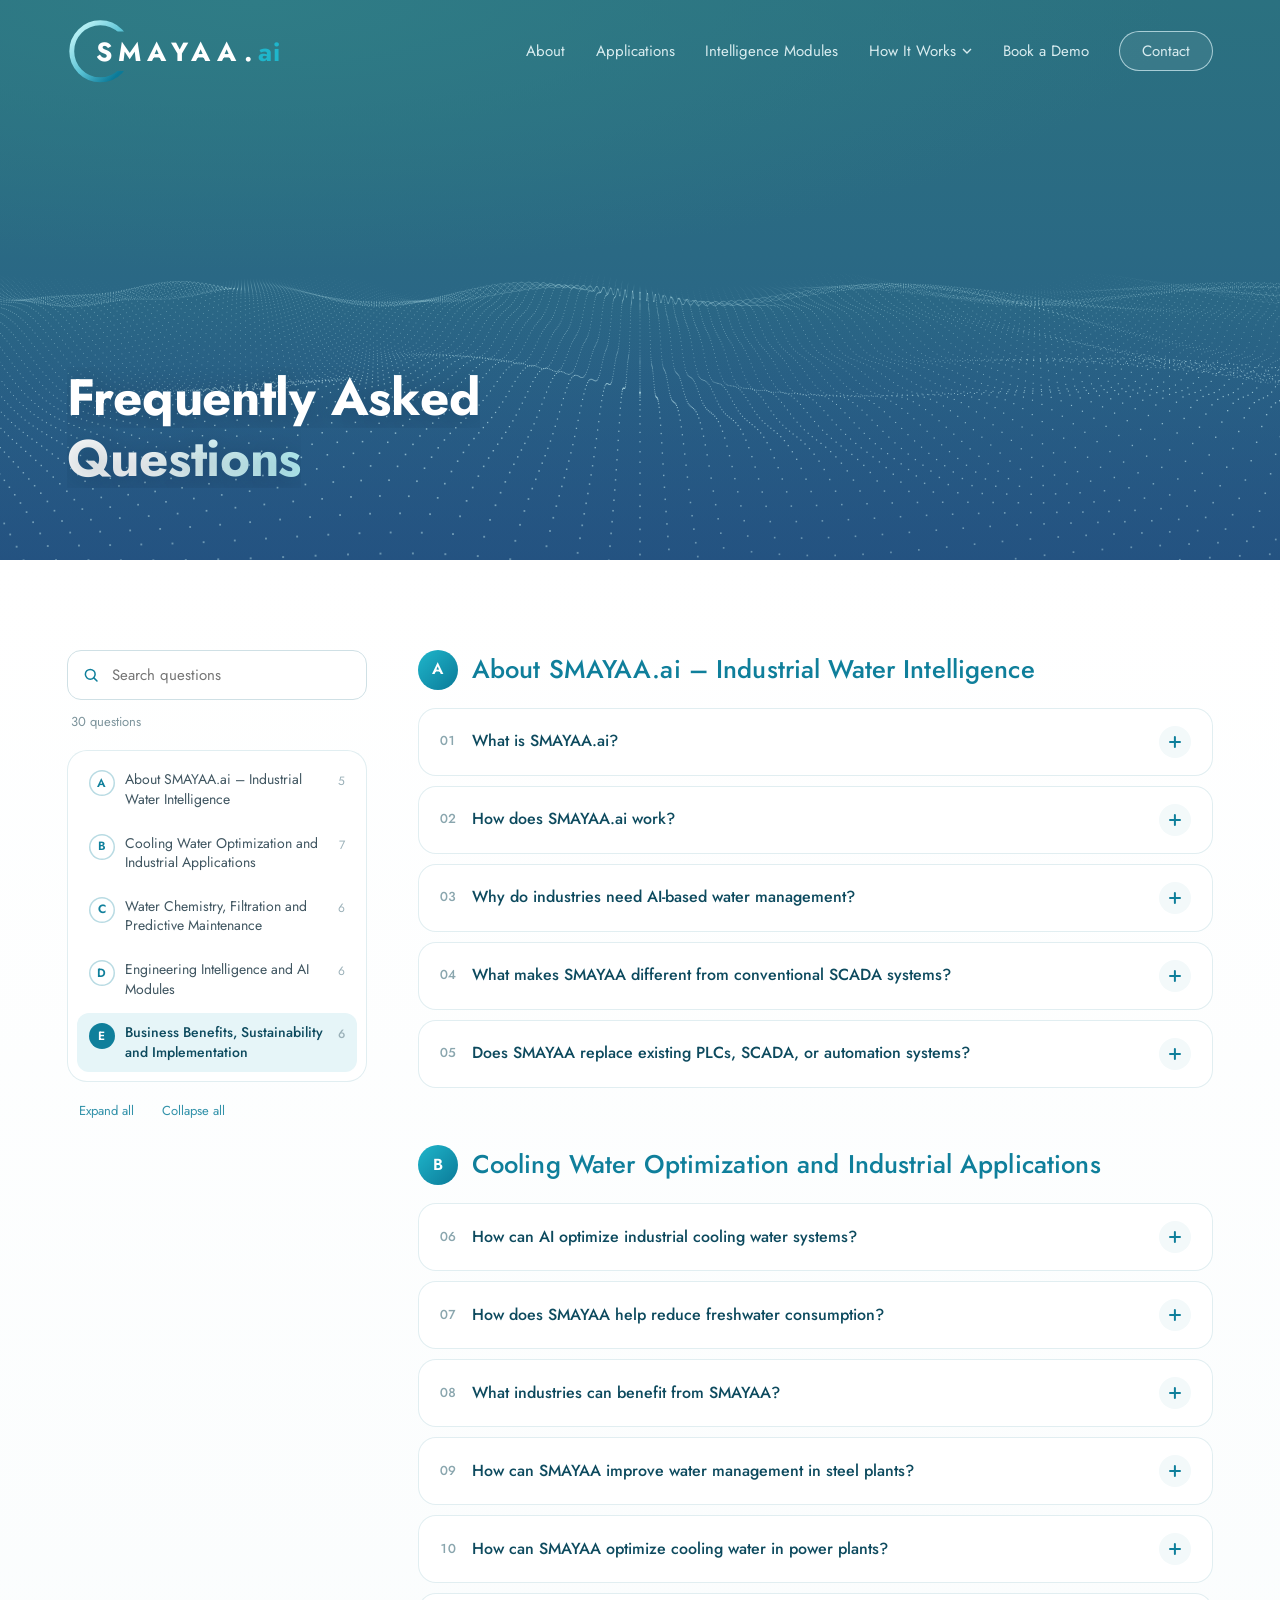
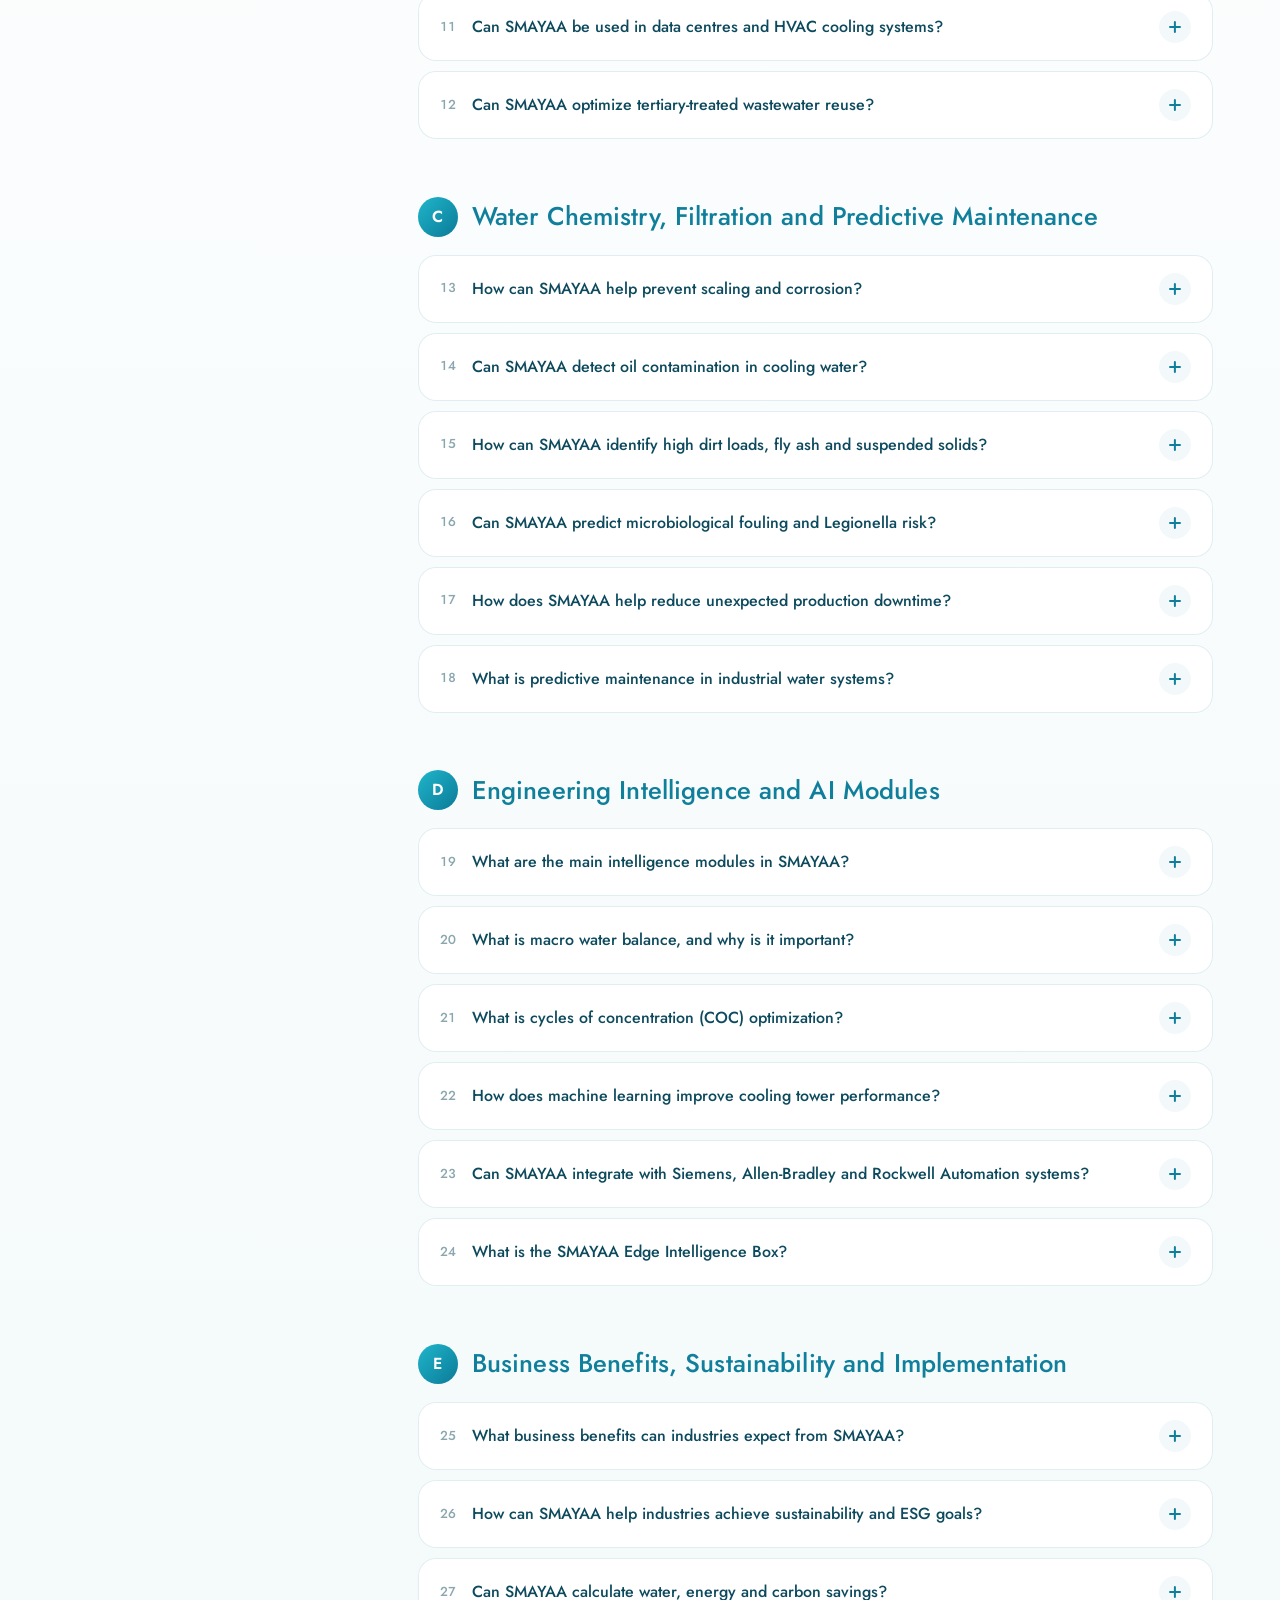
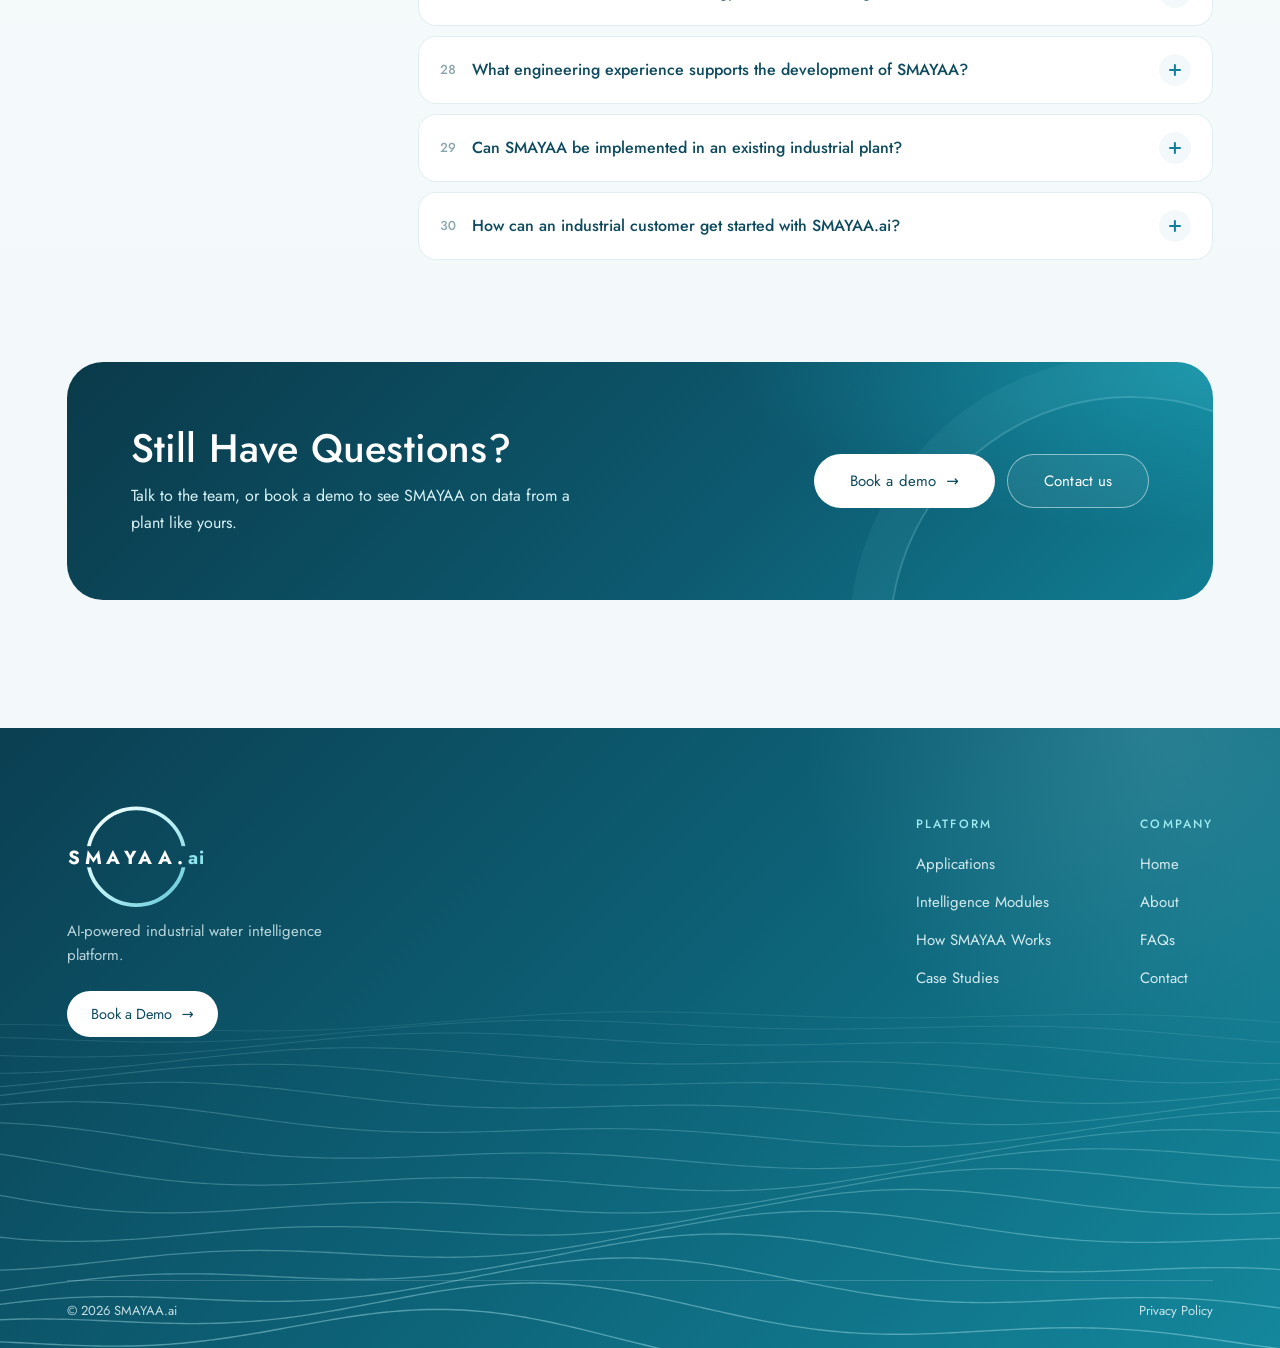
<file: faq.html>
<!doctype html>
<html lang="en">
<head>
<meta charset="utf-8">
<meta name="viewport" content="width=device-width, initial-scale=1, viewport-fit=cover">
<title>FAQs | Industrial Water Intelligence, Cooling Water Optimization | SMAYAA.ai</title>
<meta name="description" content="Answers to common questions about SMAYAA.ai: AI-powered industrial water intelligence, cooling water optimization, water chemistry, filtration, predictive maintenance, integration with PLC and SCADA, and getting started.">
<meta name="robots" content="index, follow, max-image-preview:large">
<link rel="canonical" href="https://smayaa.ai/faq">
<meta name="theme-color" content="#0d4a5e">
<meta property="og:type" content="website">
<meta property="og:site_name" content="SMAYAA.ai">
<meta property="og:title" content="SMAYAA.ai FAQs | Industrial Water Intelligence">
<meta property="og:description" content="Common questions about SMAYAA.ai, cooling water optimization and how to get started.">
<meta property="og:url" content="https://smayaa.ai/faq">
<meta name="twitter:card" content="summary_large_image">
<meta name="twitter:title" content="SMAYAA.ai FAQs | Industrial Water Intelligence">
<meta name="twitter:description" content="Common questions about SMAYAA.ai, cooling water optimization and how to get started.">
<link rel="icon" href="data:image/svg+xml,%3Csvg xmlns='http://www.w3.org/2000/svg' viewBox='0 0 64 64'%3E%3Cdefs%3E%3ClinearGradient id='g' x1='0' y1='0' x2='1' y2='1'%3E%3Cstop offset='0' stop-color='%23b3eef3'/%3E%3Cstop offset='.5' stop-color='%235cc4d6'/%3E%3Cstop offset='1' stop-color='%230b7a98'/%3E%3C/linearGradient%3E%3C/defs%3E%3Ccircle cx='32' cy='32' r='26' fill='none' stroke='url(%23g)' stroke-width='8'/%3E%3C/svg%3E">
<link rel="preconnect" href="https://fonts.googleapis.com">
<link rel="preconnect" href="https://fonts.gstatic.com" crossorigin>
<link rel="stylesheet" href="https://fonts.googleapis.com/css2?family=Jost:wght@400;500;600&display=swap">
<script>document.documentElement.classList.add('js');</script>
<script type="application/ld+json">
{"@context":"https://schema.org","@graph":[
 {"@type":"WebPage","@id":"https://smayaa.ai/faq","url":"https://smayaa.ai/faq",
  "name":"FAQs | SMAYAA.ai","isPartOf":{"@id":"https://smayaa.ai/#site"}},
 {"@type":"BreadcrumbList","itemListElement":[
  {"@type":"ListItem","position":1,"name":"Home","item":"https://smayaa.ai/"},
  {"@type":"ListItem","position":2,"name":"FAQs","item":"https://smayaa.ai/faq"}]}
]}
</script>
<script type="application/ld+json">
{"@context": "https://schema.org", "@type": "FAQPage", "mainEntity": [{"@type": "Question", "name": "What is SMAYAA.ai?", "acceptedAnswer": {"@type": "Answer", "text": "SMAYAA.ai is an AI-powered industrial water intelligence platform designed to optimize cooling water systems, reduce freshwater consumption, improve cooling efficiency, and enhance equipment reliability. It combines machine learning, predictive analytics, and engineering intelligence to transform industrial water data into actionable operational recommendations."}}, {"@type": "Question", "name": "How does SMAYAA.ai work?", "acceptedAnswer": {"@type": "Answer", "text": "SMAYAA collects operational data from existing sensors, PLCs, SCADA, and industrial automation systems. It processes water quality, flow, temperature, pressure, and equipment performance data using engineering calculations and intelligent analytics to identify inefficiencies, detect abnormalities, predict potential risks, and recommend corrective actions."}}, {"@type": "Question", "name": "Why do industries need AI-based water management?", "acceptedAnswer": {"@type": "Answer", "text": "Industries face increasing pressure to conserve freshwater, control energy costs, improve recycling, and avoid production interruptions. AI-based water management helps identify interconnected problems that conventional monitoring may not reveal, supporting better operating decisions and improved industrial efficiency."}}, {"@type": "Question", "name": "What makes SMAYAA different from conventional SCADA systems?", "acceptedAnswer": {"@type": "Answer", "text": "SCADA systems primarily monitor and supervise industrial processes. SMAYAA complements existing automation infrastructure by adding engineering analysis, multivariable correlation, predictive intelligence, and optimization recommendations to help operators understand why problems occur and how operating performance may be improved."}}, {"@type": "Question", "name": "Does SMAYAA replace existing PLCs, SCADA, or automation systems?", "acceptedAnswer": {"@type": "Answer", "text": "No. SMAYAA is designed to integrate with existing industrial control and monitoring infrastructure. It adds an intelligent decision-support layer without requiring the replacement of established PLC, SCADA, or supervisory systems."}}, {"@type": "Question", "name": "How can AI optimize industrial cooling water systems?", "acceptedAnswer": {"@type": "Answer", "text": "AI-based cooling water optimization evaluates operating data such as water temperatures, flow rates, conductivity, water chemistry, filtration performance, and cooling tower efficiency. By analyzing the relationships between these parameters, SMAYAA is designed to identify operating inefficiencies and recommend improvements in water, energy, and cooling performance."}}, {"@type": "Question", "name": "How does SMAYAA help reduce freshwater consumption?", "acceptedAnswer": {"@type": "Answer", "text": "SMAYAA analyzes make-up water, evaporation, blowdown, water losses, and cycles of concentration to identify opportunities for water conservation. Its water balance intelligence can help operators detect unexplained losses, evaluate blowdown requirements, and improve water reuse while respecting operating constraints."}}, {"@type": "Question", "name": "What industries can benefit from SMAYAA?", "acceptedAnswer": {"@type": "Answer", "text": "SMAYAA is designed for water-intensive operations, including steel, power generation, pharmaceuticals, paper, cement, refineries, petrochemicals, data centres, HVAC, and district cooling. Its water quality intelligence capabilities may also be extended to municipal water treatment, tertiary water reuse, irrigation, aquaculture, and other applications."}}, {"@type": "Question", "name": "How can SMAYAA improve water management in steel plants?", "acceptedAnswer": {"@type": "Answer", "text": "Steel plants face challenges involving high suspended solids, oil contamination, scaling, corrosion, equipment fouling, and fluctuating thermal loads. SMAYAA can correlate cooling water quality, filtration performance, water chemistry, and thermal operating conditions to help identify problems that may threaten rolling mills, casting systems, heat exchangers, and other critical equipment."}}, {"@type": "Question", "name": "How can SMAYAA optimize cooling water in power plants?", "acceptedAnswer": {"@type": "Answer", "text": "SMAYAA can evaluate cooling tower performance, condenser cooling conditions, water consumption, cycles of concentration, filtration efficiency, and water chemistry. These insights can support improved thermal efficiency, more effective water management, reduced fouling risk, and better equipment reliability."}}, {"@type": "Question", "name": "Can SMAYAA be used in data centres and HVAC cooling systems?", "acceptedAnswer": {"@type": "Answer", "text": "Yes. SMAYAA's cooling water intelligence approach is relevant to water-cooled data centres, commercial HVAC systems, and district cooling facilities. It can help analyze cooling water consumption, thermal performance, water quality, and potential energy-efficiency improvements, subject to the available instrumentation and system integration."}}, {"@type": "Question", "name": "Can SMAYAA optimize tertiary-treated wastewater reuse?", "acceptedAnswer": {"@type": "Answer", "text": "SMAYAA can support the monitoring and optimization of tertiary-treated water used in industrial cooling and other reuse applications. It can correlate water quality, conductivity, suspended solids, filtration performance, and chemistry to help operators manage reuse water consistently and identify conditions that may affect equipment reliability."}}, {"@type": "Question", "name": "How can SMAYAA help prevent scaling and corrosion?", "acceptedAnswer": {"@type": "Answer", "text": "SMAYAA evaluates water chemistry and relevant operating parameters, including pH, conductivity, hardness, alkalinity, temperature, and scaling or corrosion indicators. Its intelligence modules are designed to identify adverse trends early and support recommendations for improved water treatment and equipment protection."}}, {"@type": "Question", "name": "Can SMAYAA detect oil contamination in cooling water?", "acceptedAnswer": {"@type": "Answer", "text": "Where suitable oil-in-water sensors or laboratory measurements are available, SMAYAA can analyze oil contamination data alongside turbidity, differential pressure, and thermal performance. This can help identify relationships between contamination events, filter fouling, and deteriorating cooling system performance."}}, {"@type": "Question", "name": "How can SMAYAA identify high dirt loads, fly ash and suspended solids?", "acceptedAnswer": {"@type": "Answer", "text": "SMAYAA can evaluate turbidity, total suspended solids, filtration differential pressure, and cleaning cycles to identify abnormal solids loading and filtration problems. This is particularly relevant to steel plants, power stations, and industrial water systems operating under challenging contamination conditions."}}, {"@type": "Question", "name": "Can SMAYAA predict microbiological fouling and Legionella risk?", "acceptedAnswer": {"@type": "Answer", "text": "SMAYAA is designed to evaluate operating conditions associated with microbial growth and biofouling, including water temperature, chemistry, stagnation indicators, and treatment performance. These insights may support early identification of elevated risk conditions. However, Legionella detection requires appropriate microbiological testing, and SMAYAA does not replace established cooling tower water safety programmes."}}, {"@type": "Question", "name": "How does SMAYAA help reduce unexpected production downtime?", "acceptedAnswer": {"@type": "Answer", "text": "SMAYAA analyzes relationships between water quality, cooling performance, filtration, and equipment operating conditions. By identifying abnormal patterns and emerging risks, the platform is designed to support preventive actions before water-related issues develop into equipment failures or production interruptions."}}, {"@type": "Question", "name": "What is predictive maintenance in industrial water systems?", "acceptedAnswer": {"@type": "Answer", "text": "Predictive maintenance uses equipment data, operating trends, engineering calculations, and machine learning to identify conditions associated with deterioration or failure. In cooling water applications, this may include abnormal filter pressure, reduced heat transfer, scaling indicators, and unusual cleaning cycles."}}, {"@type": "Question", "name": "What are the main intelligence modules in SMAYAA?", "acceptedAnswer": {"@type": "Answer", "text": "SMAYAA's modular architecture covers cooling tower thermal performance, water balance, cycles of concentration, water chemistry, scaling and corrosion indicators, filtration, biological fouling risk, energy performance, anomaly detection, and multi-objective optimization. Module availability and deployment readiness may vary."}}, {"@type": "Question", "name": "What is macro water balance, and why is it important?", "acceptedAnswer": {"@type": "Answer", "text": "Macro water balance is the analysis of water entering, circulating within, and leaving an industrial water system. It includes make-up water, evaporation, blowdown, drift, backwash, other losses, and changes in storage. A reliable water balance helps identify unaccounted water and opportunities for conservation."}}, {"@type": "Question", "name": "What is cycles of concentration (COC) optimization?", "acceptedAnswer": {"@type": "Answer", "text": "Cycles of concentration represent the concentration of dissolved substances in recirculating cooling water relative to make-up water, commonly estimated using conductivity. Optimizing COC can help reduce unnecessary blowdown and freshwater demand while maintaining acceptable scaling, corrosion, and microbiological control conditions."}}, {"@type": "Question", "name": "How does machine learning improve cooling tower performance?", "acceptedAnswer": {"@type": "Answer", "text": "Machine learning can identify relationships between cooling tower operating parameters such as wet-bulb temperature, cooling range, approach, heat load, water chemistry, and fan operation. SMAYAA aims to use these relationships to identify abnormal performance and recommend more efficient operating conditions."}}, {"@type": "Question", "name": "Can SMAYAA integrate with Siemens, Allen-Bradley and Rockwell Automation systems?", "acceptedAnswer": {"@type": "Answer", "text": "SMAYAA is designed to work with existing industrial automation infrastructure, including systems based on Siemens and Rockwell Automation technologies, such as Allen-Bradley PLCs. Integration depends on the installed hardware, available communication protocols, system configuration, and data accessibility."}}, {"@type": "Question", "name": "What is the SMAYAA Edge Intelligence Box?", "acceptedAnswer": {"@type": "Answer", "text": "The SMAYAA Edge Intelligence Box is the proposed interface between plant instrumentation and the intelligence platform. Its architecture includes sensor and PLC data collection, validation, engineering calculations, KPI generation, and communication with cloud-based intelligence modules. Additional on-device machine learning capabilities are being evaluated."}}, {"@type": "Question", "name": "What business benefits can industries expect from SMAYAA?", "acceptedAnswer": {"@type": "Answer", "text": "SMAYAA is designed to identify opportunities for freshwater savings, improved cooling efficiency, reduced chemical and energy consumption, better filtration performance, and improved equipment reliability. Actual financial savings depend on existing plant conditions, available instrumentation, implementation, and verified operational improvements."}}, {"@type": "Question", "name": "How can SMAYAA help industries achieve sustainability and ESG goals?", "acceptedAnswer": {"@type": "Answer", "text": "SMAYAA supports industrial sustainability initiatives by providing intelligence related to freshwater conservation, water recycling, energy optimization, equipment efficiency, and resource utilization. Its objectives align with UN Sustainable Development Goals 6, 7, 9, 12, and 13."}}, {"@type": "Question", "name": "Can SMAYAA calculate water, energy and carbon savings?", "acceptedAnswer": {"@type": "Answer", "text": "SMAYAA's reporting architecture is designed to compare measured operating performance against established baselines to estimate water and energy savings. Carbon reductions can be calculated using appropriate emissions factors. Verified sustainability claims require reliable baseline data and validation of the measured results."}}, {"@type": "Question", "name": "What engineering experience supports the development of SMAYAA?", "acceptedAnswer": {"@type": "Answer", "text": "SMAYAA builds on the industrial water engineering experience of YAHA Water Systems and its leadership team. Over the last decade, the team has worked on industrial water projects involving flow rates from 50 to 6,000 m³/hr, across steel, power, pharmaceuticals, paper, irrigation, municipal water, tertiary reuse, and seawater applications. This experience includes practical challenges involving scaling, corrosion, suspended solids, oil contamination, and operating upsets."}}, {"@type": "Question", "name": "Can SMAYAA be implemented in an existing industrial plant?", "acceptedAnswer": {"@type": "Answer", "text": "SMAYAA is designed for integration with existing operational infrastructure, subject to a technical assessment. The initial assessment would review available sensors, PLC/SCADA systems, communication interfaces, historical operating data, and the plant's principal water management challenges."}}, {"@type": "Question", "name": "How can an industrial customer get started with SMAYAA.ai?", "acceptedAnswer": {"@type": "Answer", "text": "Customers can begin with an assessment of their cooling water system, water balance, water quality, instrumentation, and operational challenges. Based on the assessment, suitable SMAYAA intelligence modules, additional measurement requirements, integration options, and potential optimization opportunities can be identified."}}]}
</script>
<link rel="stylesheet" href="assets/site.css?v=d2b06b60">
<style>
.btn-light{background:#fff;color:var(--deep)}
.btn-light:hover{color:#fff}

/* ---------- hero ---------- */
.hero-sub{height:clamp(400px,54vh,520px);max-height:none}
.hero-sub .wrap{padding-bottom:clamp(48px,8vh,90px)}
.hero-sub h1{font-size:clamp(34px,4vw,64px);line-height:1.18}
.hero-sub h1 .w{display:block;width:max-content;max-width:100%}
.hero-sub h1 .w:nth-child(2) span{background:linear-gradient(90deg,#fff 30%,#b3eef3);-webkit-background-clip:text;background-clip:text;color:transparent}
.hero-sub h1 .w>span{animation:lineUp 1s var(--ease) both}
.hero-sub h1 .w:nth-child(2)>span{animation-delay:.08s}
@keyframes lineUp{from{transform:translateY(105%)}to{transform:none}}

/* ---------- FAQ ---------- */
.fq{padding:clamp(56px,7vw,110px) 0 clamp(70px,8vw,120px);background:linear-gradient(180deg,#fff,var(--soft))}
.fq-grid{display:grid;grid-template-columns:minmax(240px,300px) minmax(0,1fr);gap:clamp(28px,4vw,72px);align-items:start}
.fq-grid>*{min-width:0}
.fq-side{position:sticky;top:clamp(90px,12vh,120px);display:flex;flex-direction:column;gap:18px}
.search{position:relative}
.search input{width:100%;min-height:50px;padding:12px 16px 12px 44px;font:inherit;font-size:15px;color:var(--ink);background:#fff;border:1px solid #cfe0e5;border-radius:14px;outline:none;transition:border-color .25s,box-shadow .25s}
.search input:focus-visible{border-color:var(--teal);box-shadow:0 0 0 4px rgba(31,182,203,.18)}
.search svg{position:absolute;left:15px;top:50%;width:18px;height:18px;translate:0 -50%;fill:none;stroke:var(--teal);stroke-width:2;stroke-linecap:round}
.count{margin:-6px 4px 0;font-size:13px;color:#7d949c}
.fnav{display:flex;flex-direction:column;gap:4px;padding:10px;border-radius:20px;background:#fff;box-shadow:inset 0 0 0 1px #e1eef1}
.fnav a{position:relative;display:grid;grid-template-columns:26px minmax(0,1fr) auto;gap:10px;align-items:start;padding:10px 12px;border-radius:12px;font-size:14px;line-height:1.4;color:var(--muted);transition:background .3s,color .3s}
.fnav a span{display:grid;place-items:center;width:26px;height:26px;border-radius:50%;font-size:12px;font-weight:600;color:var(--teal);box-shadow:inset 0 0 0 1.5px #b9dbe3;transition:background .3s,color .3s,box-shadow .3s}
.fnav a em{font-style:normal;font-size:12px;color:#9ab0b8;padding-top:3px}
.fnav a:hover{background:var(--soft);color:var(--deep)}
.fnav a[aria-current=true]{background:#e6f5f8;color:var(--deep);font-weight:500}
.fnav a[aria-current=true] span{background:var(--teal);color:#fff;box-shadow:none}
.fnav a.empty{opacity:.35;pointer-events:none}
.tools{display:flex;gap:16px;padding:0 6px}
.tools button{font-size:13px;color:var(--teal);opacity:.85}
.tools button:hover{opacity:1;text-decoration:underline;text-underline-offset:3px}

.fsec{scroll-margin-top:110px}
.fsec+.fsec{margin-top:clamp(40px,4.5vw,64px)}
.fsec h2{display:flex;align-items:center;gap:14px;margin:0 0 18px;font-size:clamp(22px,2vw,30px)}
.fsec h2 span{flex:none;display:grid;place-items:center;width:40px;height:40px;border-radius:50%;font-size:16px;font-weight:600;color:#fff;background:linear-gradient(135deg,#1fb6cb,#0b7a98)}
.fsec.hide{display:none}
.q{border-radius:18px;background:#fff;box-shadow:inset 0 0 0 1px #e1eef1;transition:box-shadow .35s,background .35s;scroll-margin-top:110px}
.q+.q{margin-top:10px}
.q:hover{box-shadow:inset 0 0 0 1px #b9e2ea,0 18px 36px -30px rgba(13,74,94,.5)}
.q[open]{box-shadow:inset 0 0 0 1.5px #9edbe5,0 24px 44px -34px rgba(13,74,94,.55)}
.q.hide{display:none}
.q summary{display:grid;grid-template-columns:auto minmax(0,1fr) auto;gap:16px;align-items:center;padding:18px 22px;cursor:pointer;list-style:none;border-radius:18px}
.q summary::-webkit-details-marker{display:none}
.q summary:focus-visible{outline:none;box-shadow:0 0 0 3px #9fecf2}
.qn{font-size:13px;font-weight:500;color:#8aa6ae;font-variant-numeric:tabular-nums;transition:color .3s}
.q[open] .qn{color:var(--teal)}
.qt{font-size:clamp(16px,1.2vw,18px);font-weight:500;line-height:1.4;color:var(--deep)}
.pm{position:relative;width:32px;height:32px;border-radius:50%;background:var(--soft);transition:background .3s,transform .5s var(--ease)}
.pm::before,.pm::after{content:"";position:absolute;left:50%;top:50%;width:12px;height:1.8px;margin:-.9px 0 0 -6px;border-radius:2px;background:var(--teal);transition:transform .45s var(--ease),background .3s}
.pm::after{transform:rotate(90deg)}
.q[open] .pm{background:var(--teal);transform:rotate(180deg)}
.q[open] .pm::before,.q[open] .pm::after{background:#fff}
.q[open] .pm::after{transform:rotate(0)}
.ans{overflow:hidden}
.ans p{margin:0;padding:0 22px 22px 63px;max-width:78ch;font-size:clamp(15px,1.08vw,16.5px);line-height:1.8;color:var(--muted)}
mark{background:rgba(159,236,242,.7);color:inherit;border-radius:3px;padding:0 1px}
.none{display:none;padding:40px 24px;border-radius:20px;text-align:center;color:var(--muted);background:#fff;box-shadow:inset 0 0 0 1px #e1eef1}
.none.show{display:block}

/* ---------- call to action ---------- */
.cta-band{padding:0 0 clamp(80px,10vw,140px);background:var(--soft)}
.cta-box{position:relative;overflow:hidden;border-radius:36px;padding:clamp(36px,5vw,72px);color:#fff;display:flex;flex-wrap:wrap;align-items:center;justify-content:space-between;gap:24px 40px;
  background:radial-gradient(70% 120% at 100% 0%,rgba(31,182,203,.5),transparent 60%),linear-gradient(135deg,#0a3a4a,#0d5a70 60%,#117e93)}
.cta-box::after{content:"";position:absolute;width:480px;aspect-ratio:1;right:-160px;bottom:-280px;border-radius:50%;border:2px solid rgba(179,238,243,.22);box-shadow:0 0 0 40px rgba(179,238,243,.05);pointer-events:none}
.cta-box h2{margin:0 0 10px;color:#fff;max-width:20ch}
.cta-box p{margin:0;max-width:46ch;color:#d6f2f6;line-height:1.7}
.cta-act{position:relative;z-index:1;display:flex;flex-wrap:wrap;gap:12px}
.btn-ghost{background:rgba(255,255,255,.06);border:1px solid rgba(232,247,249,.55)}
.btn-ghost::before{background:rgba(255,255,255,.14)}

@media (max-width:900px){
  .fq-grid{grid-template-columns:1fr}
  .fq-side{position:static}
  .fnav{flex-direction:row;overflow-x:auto;scrollbar-width:none;padding:6px;margin-inline:calc(var(--pad) * -1);border-radius:0;box-shadow:none;background:transparent;padding-inline:var(--pad)}
  .fnav::-webkit-scrollbar{display:none}
  .fnav a{flex:none;grid-template-columns:22px auto;white-space:nowrap;padding:8px 14px 8px 8px;background:#fff;box-shadow:inset 0 0 0 1px #e1eef1;border-radius:999px}
  .fnav a span{width:22px;height:22px;font-size:11px}
  .fnav a em{display:none}
}
@media (max-width:560px){
  .q summary{gap:12px;padding:16px}
  .qn{display:none}
  .q summary{grid-template-columns:minmax(0,1fr) auto}
  .ans p{padding:0 16px 18px}
  .cta-box{border-radius:26px}
}
</style>
</head>
<body>
<a class="sr-only" href="#main">Skip to content</a>

<div id="stage" aria-hidden="true"><svg id="opener" viewBox="30 120 1340 1180" xmlns="http://www.w3.org/2000/svg" role="img" aria-label="SMAYAA.ai">
        <defs>
          <linearGradient id="gTeal" gradientUnits="userSpaceOnUse" x1="150" y1="0" x2="850" y2="0">
            <stop offset="0" stop-color="#34b3c8"/><stop offset="1" stop-color="#009db6"/>
          </linearGradient>
          <linearGradient id="gDark" gradientUnits="userSpaceOnUse" x1="150" y1="0" x2="500" y2="0">
            <stop offset="0" stop-color="#006d88"/><stop offset="1" stop-color="#0a88a4"/>
          </linearGradient>
          <!-- pale cyan at the top left, deepening to blue-teal at the bottom right -->
          <linearGradient id="gRing" gradientUnits="userSpaceOnUse" x1="300" y1="308" x2="1100" y2="1108">
            <stop offset="0" stop-color="#b3eef3"/><stop offset="0.5" stop-color="#5cc4d6"/><stop offset="1" stop-color="#0b7a98"/>
          </linearGradient>
          <clipPath id="clipU"><path id="clipUPath"/></clipPath>
          <clipPath id="clipL"><path id="clipLPath"/></clipPath>
          <mask id="ringMask" maskUnits="userSpaceOnUse" x="0" y="0" width="1400" height="1440">
            <rect x="0" y="0" width="1400" height="1440" fill="#fff"/>
            <rect id="gap" x="700" y="708" width="1400" height="0" fill="#000"/><rect id="gapL" x="0" y="708" width="700" height="0" fill="#000"/>
          </mask>
          <g id="shade">
            <circle cx="700" cy="708" r="572" fill="#75d8e0"/>
            <g id="shadeShift">
              <path id="waveA" fill="url(#gTeal)" d="M-300 0 L1700 0 L1700 425 L1180 425 C1000 395 900 385 830 392 C700 410 640 490 615 580 C595 660 585 760 560 860 C530 970 450 1028 320 1026 L-300 1022 Z"/>
              <path id="waveB" fill="url(#gDark)" d="M-300 0 L497 0 C488 260 492 400 490 470 C488 560 430 620 360 665 C300 700 200 722 -300 730 Z"/>
              <path id="darkest" fill="#00586e" d="M-300 0 L345 0 C340 220 290 320 160 335 L-300 335 Z"/>
            </g>
          </g>
        </defs>
        <g id="sphere">
          <g clip-path="url(#clipU)"><use href="#shade"/></g>
          
          <g id="lines" fill="none" stroke="#b6eff2" stroke-width="4" stroke-linecap="round"></g>
          <g id="dots" fill="#b6eff2"></g>
          
        </g>
        <circle id="ring" cx="700" cy="708" r="565" fill="none" stroke="url(#gRing)" stroke-width="44" mask="url(#ringMask)" opacity="0"/>
        <g id="wordWrap">
          <text x="700" y="768" text-anchor="middle" font-family="'Century Gothic', Jost, Futura, sans-serif" font-size="166" font-weight="700"><tspan fill="#0d4f66" letter-spacing="40">SMAYAA.</tspan><tspan fill="#1fb6cb" letter-spacing="6">ai</tspan></text>
        </g>
      </svg></div>

<header class="hdr" id="hdr">
  <div class="wrap">
    <a class="brand" href="/" aria-label="SMAYAA.ai home">
      <span id="brandSlot"></span>
      <img class="brand-static" src="[data-uri]" alt="SMAYAA.ai" width="140" height="42">
    </a>
    <button class="burger" id="burger" aria-label="Open menu" aria-expanded="false" aria-controls="nav"><span></span></button>
    <nav class="nav" id="nav" aria-label="Main">
      <a href="about" data-nav="about">About</a>
      <a href="applications" data-nav="applications">Applications</a>
      <a href="modules" data-nav="modules">Intelligence Modules</a>
      <div class="dd" id="dd">
        <button aria-expanded="false" aria-haspopup="true">How It Works <svg viewBox="0 0 10 6" aria-hidden="true"><path d="M1 1l4 4 4-4" fill="none" stroke="currentColor" stroke-width="1.4"/></svg></button>
        <div class="dd-menu">
          <a href="how-it-works" data-nav="how-it-works">How SMAYAA Works</a>
          <a href="case-studies" data-nav="case-studies">Case Studies</a>
        </div>
      </div>
      <a href="book-a-demo" data-nav="book-a-demo" data-demo>Book a Demo</a>
      <a class="pill" href="contact" data-nav="contact">Contact</a>
    </nav>
  </div>
</header>

<main id="main">
  <section class="hero hero-sub" id="top" aria-labelledby="hero-title">
    <canvas id="net" aria-hidden="true"></canvas>
    <div class="wrap">
      <h1 id="hero-title"><span class="w"><span>Frequently Asked</span></span> <span class="w"><span>Questions</span></span></h1>
    </div>
  </section>

  <section class="fq" aria-label="Frequently asked questions">
    <div class="wrap fq-grid">
      <aside class="fq-side">
        <label class="search"><span class="sr-only">Search the questions</span>
          <svg viewBox="0 0 24 24" aria-hidden="true"><circle cx="11" cy="11" r="6.5"/><path d="m20 20-4.2-4.2"/></svg>
          <input type="search" id="fqSearch" placeholder="Search questions" autocomplete="off">
        </label>
        <p class="count" id="fqCount" aria-live="polite">30 questions</p>
        <nav class="fnav" aria-label="FAQ sections">
          <a href="#about" data-sec="about"><span>A</span>About SMAYAA.ai – Industrial Water Intelligence<em>5</em></a>
          <a href="#cooling" data-sec="cooling"><span>B</span>Cooling Water Optimization and Industrial Applications<em>7</em></a>
          <a href="#chemistry" data-sec="chemistry"><span>C</span>Water Chemistry, Filtration and Predictive Maintenance<em>6</em></a>
          <a href="#intelligence" data-sec="intelligence"><span>D</span>Engineering Intelligence and AI Modules<em>6</em></a>
          <a href="#business" data-sec="business"><span>E</span>Business Benefits, Sustainability and Implementation<em>6</em></a>
        </nav>
        <div class="tools"><button type="button" id="openAll">Expand all</button><button type="button" id="closeAll">Collapse all</button></div>
      </aside>
      <div class="fq-list" id="fqList">
        <section class="fsec" id="about" aria-labelledby="h-about">
          <h2 id="h-about"><span>A</span>About SMAYAA.ai – Industrial Water Intelligence</h2>
          <details class="q" id="q1">
            <summary><span class="qn">01</span><span class="qt">What is SMAYAA.ai?</span><i class="pm" aria-hidden="true"></i></summary>
            <div class="ans"><p>SMAYAA.ai is an AI-powered industrial water intelligence platform designed to optimize cooling water systems, reduce freshwater consumption, improve cooling efficiency, and enhance equipment reliability. It combines machine learning, predictive analytics, and engineering intelligence to transform industrial water data into actionable operational recommendations.</p></div>
          </details>
          <details class="q" id="q2">
            <summary><span class="qn">02</span><span class="qt">How does SMAYAA.ai work?</span><i class="pm" aria-hidden="true"></i></summary>
            <div class="ans"><p>SMAYAA collects operational data from existing sensors, PLCs, SCADA, and industrial automation systems. It processes water quality, flow, temperature, pressure, and equipment performance data using engineering calculations and intelligent analytics to identify inefficiencies, detect abnormalities, predict potential risks, and recommend corrective actions.</p></div>
          </details>
          <details class="q" id="q3">
            <summary><span class="qn">03</span><span class="qt">Why do industries need AI-based water management?</span><i class="pm" aria-hidden="true"></i></summary>
            <div class="ans"><p>Industries face increasing pressure to conserve freshwater, control energy costs, improve recycling, and avoid production interruptions. AI-based water management helps identify interconnected problems that conventional monitoring may not reveal, supporting better operating decisions and improved industrial efficiency.</p></div>
          </details>
          <details class="q" id="q4">
            <summary><span class="qn">04</span><span class="qt">What makes SMAYAA different from conventional SCADA systems?</span><i class="pm" aria-hidden="true"></i></summary>
            <div class="ans"><p>SCADA systems primarily monitor and supervise industrial processes. SMAYAA complements existing automation infrastructure by adding engineering analysis, multivariable correlation, predictive intelligence, and optimization recommendations to help operators understand why problems occur and how operating performance may be improved.</p></div>
          </details>
          <details class="q" id="q5">
            <summary><span class="qn">05</span><span class="qt">Does SMAYAA replace existing PLCs, SCADA, or automation systems?</span><i class="pm" aria-hidden="true"></i></summary>
            <div class="ans"><p>No. SMAYAA is designed to integrate with existing industrial control and monitoring infrastructure. It adds an intelligent decision-support layer without requiring the replacement of established PLC, SCADA, or supervisory systems.</p></div>
          </details>
        </section>
        <section class="fsec" id="cooling" aria-labelledby="h-cooling">
          <h2 id="h-cooling"><span>B</span>Cooling Water Optimization and Industrial Applications</h2>
          <details class="q" id="q6">
            <summary><span class="qn">06</span><span class="qt">How can AI optimize industrial cooling water systems?</span><i class="pm" aria-hidden="true"></i></summary>
            <div class="ans"><p>AI-based cooling water optimization evaluates operating data such as water temperatures, flow rates, conductivity, water chemistry, filtration performance, and cooling tower efficiency. By analyzing the relationships between these parameters, SMAYAA is designed to identify operating inefficiencies and recommend improvements in water, energy, and cooling performance.</p></div>
          </details>
          <details class="q" id="q7">
            <summary><span class="qn">07</span><span class="qt">How does SMAYAA help reduce freshwater consumption?</span><i class="pm" aria-hidden="true"></i></summary>
            <div class="ans"><p>SMAYAA analyzes make-up water, evaporation, blowdown, water losses, and cycles of concentration to identify opportunities for water conservation. Its water balance intelligence can help operators detect unexplained losses, evaluate blowdown requirements, and improve water reuse while respecting operating constraints.</p></div>
          </details>
          <details class="q" id="q8">
            <summary><span class="qn">08</span><span class="qt">What industries can benefit from SMAYAA?</span><i class="pm" aria-hidden="true"></i></summary>
            <div class="ans"><p>SMAYAA is designed for water-intensive operations, including steel, power generation, pharmaceuticals, paper, cement, refineries, petrochemicals, data centres, HVAC, and district cooling. Its water quality intelligence capabilities may also be extended to municipal water treatment, tertiary water reuse, irrigation, aquaculture, and other applications.</p></div>
          </details>
          <details class="q" id="q9">
            <summary><span class="qn">09</span><span class="qt">How can SMAYAA improve water management in steel plants?</span><i class="pm" aria-hidden="true"></i></summary>
            <div class="ans"><p>Steel plants face challenges involving high suspended solids, oil contamination, scaling, corrosion, equipment fouling, and fluctuating thermal loads. SMAYAA can correlate cooling water quality, filtration performance, water chemistry, and thermal operating conditions to help identify problems that may threaten rolling mills, casting systems, heat exchangers, and other critical equipment.</p></div>
          </details>
          <details class="q" id="q10">
            <summary><span class="qn">10</span><span class="qt">How can SMAYAA optimize cooling water in power plants?</span><i class="pm" aria-hidden="true"></i></summary>
            <div class="ans"><p>SMAYAA can evaluate cooling tower performance, condenser cooling conditions, water consumption, cycles of concentration, filtration efficiency, and water chemistry. These insights can support improved thermal efficiency, more effective water management, reduced fouling risk, and better equipment reliability.</p></div>
          </details>
          <details class="q" id="q11">
            <summary><span class="qn">11</span><span class="qt">Can SMAYAA be used in data centres and HVAC cooling systems?</span><i class="pm" aria-hidden="true"></i></summary>
            <div class="ans"><p>Yes. SMAYAA&#x27;s cooling water intelligence approach is relevant to water-cooled data centres, commercial HVAC systems, and district cooling facilities. It can help analyze cooling water consumption, thermal performance, water quality, and potential energy-efficiency improvements, subject to the available instrumentation and system integration.</p></div>
          </details>
          <details class="q" id="q12">
            <summary><span class="qn">12</span><span class="qt">Can SMAYAA optimize tertiary-treated wastewater reuse?</span><i class="pm" aria-hidden="true"></i></summary>
            <div class="ans"><p>SMAYAA can support the monitoring and optimization of tertiary-treated water used in industrial cooling and other reuse applications. It can correlate water quality, conductivity, suspended solids, filtration performance, and chemistry to help operators manage reuse water consistently and identify conditions that may affect equipment reliability.</p></div>
          </details>
        </section>
        <section class="fsec" id="chemistry" aria-labelledby="h-chemistry">
          <h2 id="h-chemistry"><span>C</span>Water Chemistry, Filtration and Predictive Maintenance</h2>
          <details class="q" id="q13">
            <summary><span class="qn">13</span><span class="qt">How can SMAYAA help prevent scaling and corrosion?</span><i class="pm" aria-hidden="true"></i></summary>
            <div class="ans"><p>SMAYAA evaluates water chemistry and relevant operating parameters, including pH, conductivity, hardness, alkalinity, temperature, and scaling or corrosion indicators. Its intelligence modules are designed to identify adverse trends early and support recommendations for improved water treatment and equipment protection.</p></div>
          </details>
          <details class="q" id="q14">
            <summary><span class="qn">14</span><span class="qt">Can SMAYAA detect oil contamination in cooling water?</span><i class="pm" aria-hidden="true"></i></summary>
            <div class="ans"><p>Where suitable oil-in-water sensors or laboratory measurements are available, SMAYAA can analyze oil contamination data alongside turbidity, differential pressure, and thermal performance. This can help identify relationships between contamination events, filter fouling, and deteriorating cooling system performance.</p></div>
          </details>
          <details class="q" id="q15">
            <summary><span class="qn">15</span><span class="qt">How can SMAYAA identify high dirt loads, fly ash and suspended solids?</span><i class="pm" aria-hidden="true"></i></summary>
            <div class="ans"><p>SMAYAA can evaluate turbidity, total suspended solids, filtration differential pressure, and cleaning cycles to identify abnormal solids loading and filtration problems. This is particularly relevant to steel plants, power stations, and industrial water systems operating under challenging contamination conditions.</p></div>
          </details>
          <details class="q" id="q16">
            <summary><span class="qn">16</span><span class="qt">Can SMAYAA predict microbiological fouling and Legionella risk?</span><i class="pm" aria-hidden="true"></i></summary>
            <div class="ans"><p>SMAYAA is designed to evaluate operating conditions associated with microbial growth and biofouling, including water temperature, chemistry, stagnation indicators, and treatment performance. These insights may support early identification of elevated risk conditions. However, Legionella detection requires appropriate microbiological testing, and SMAYAA does not replace established cooling tower water safety programmes.</p></div>
          </details>
          <details class="q" id="q17">
            <summary><span class="qn">17</span><span class="qt">How does SMAYAA help reduce unexpected production downtime?</span><i class="pm" aria-hidden="true"></i></summary>
            <div class="ans"><p>SMAYAA analyzes relationships between water quality, cooling performance, filtration, and equipment operating conditions. By identifying abnormal patterns and emerging risks, the platform is designed to support preventive actions before water-related issues develop into equipment failures or production interruptions.</p></div>
          </details>
          <details class="q" id="q18">
            <summary><span class="qn">18</span><span class="qt">What is predictive maintenance in industrial water systems?</span><i class="pm" aria-hidden="true"></i></summary>
            <div class="ans"><p>Predictive maintenance uses equipment data, operating trends, engineering calculations, and machine learning to identify conditions associated with deterioration or failure. In cooling water applications, this may include abnormal filter pressure, reduced heat transfer, scaling indicators, and unusual cleaning cycles.</p></div>
          </details>
        </section>
        <section class="fsec" id="intelligence" aria-labelledby="h-intelligence">
          <h2 id="h-intelligence"><span>D</span>Engineering Intelligence and AI Modules</h2>
          <details class="q" id="q19">
            <summary><span class="qn">19</span><span class="qt">What are the main intelligence modules in SMAYAA?</span><i class="pm" aria-hidden="true"></i></summary>
            <div class="ans"><p>SMAYAA&#x27;s modular architecture covers cooling tower thermal performance, water balance, cycles of concentration, water chemistry, scaling and corrosion indicators, filtration, biological fouling risk, energy performance, anomaly detection, and multi-objective optimization. Module availability and deployment readiness may vary.</p></div>
          </details>
          <details class="q" id="q20">
            <summary><span class="qn">20</span><span class="qt">What is macro water balance, and why is it important?</span><i class="pm" aria-hidden="true"></i></summary>
            <div class="ans"><p>Macro water balance is the analysis of water entering, circulating within, and leaving an industrial water system. It includes make-up water, evaporation, blowdown, drift, backwash, other losses, and changes in storage. A reliable water balance helps identify unaccounted water and opportunities for conservation.</p></div>
          </details>
          <details class="q" id="q21">
            <summary><span class="qn">21</span><span class="qt">What is cycles of concentration (COC) optimization?</span><i class="pm" aria-hidden="true"></i></summary>
            <div class="ans"><p>Cycles of concentration represent the concentration of dissolved substances in recirculating cooling water relative to make-up water, commonly estimated using conductivity. Optimizing COC can help reduce unnecessary blowdown and freshwater demand while maintaining acceptable scaling, corrosion, and microbiological control conditions.</p></div>
          </details>
          <details class="q" id="q22">
            <summary><span class="qn">22</span><span class="qt">How does machine learning improve cooling tower performance?</span><i class="pm" aria-hidden="true"></i></summary>
            <div class="ans"><p>Machine learning can identify relationships between cooling tower operating parameters such as wet-bulb temperature, cooling range, approach, heat load, water chemistry, and fan operation. SMAYAA aims to use these relationships to identify abnormal performance and recommend more efficient operating conditions.</p></div>
          </details>
          <details class="q" id="q23">
            <summary><span class="qn">23</span><span class="qt">Can SMAYAA integrate with Siemens, Allen-Bradley and Rockwell Automation systems?</span><i class="pm" aria-hidden="true"></i></summary>
            <div class="ans"><p>SMAYAA is designed to work with existing industrial automation infrastructure, including systems based on Siemens and Rockwell Automation technologies, such as Allen-Bradley PLCs. Integration depends on the installed hardware, available communication protocols, system configuration, and data accessibility.</p></div>
          </details>
          <details class="q" id="q24">
            <summary><span class="qn">24</span><span class="qt">What is the SMAYAA Edge Intelligence Box?</span><i class="pm" aria-hidden="true"></i></summary>
            <div class="ans"><p>The SMAYAA Edge Intelligence Box is the proposed interface between plant instrumentation and the intelligence platform. Its architecture includes sensor and PLC data collection, validation, engineering calculations, KPI generation, and communication with cloud-based intelligence modules. Additional on-device machine learning capabilities are being evaluated.</p></div>
          </details>
        </section>
        <section class="fsec" id="business" aria-labelledby="h-business">
          <h2 id="h-business"><span>E</span>Business Benefits, Sustainability and Implementation</h2>
          <details class="q" id="q25">
            <summary><span class="qn">25</span><span class="qt">What business benefits can industries expect from SMAYAA?</span><i class="pm" aria-hidden="true"></i></summary>
            <div class="ans"><p>SMAYAA is designed to identify opportunities for freshwater savings, improved cooling efficiency, reduced chemical and energy consumption, better filtration performance, and improved equipment reliability. Actual financial savings depend on existing plant conditions, available instrumentation, implementation, and verified operational improvements.</p></div>
          </details>
          <details class="q" id="q26">
            <summary><span class="qn">26</span><span class="qt">How can SMAYAA help industries achieve sustainability and ESG goals?</span><i class="pm" aria-hidden="true"></i></summary>
            <div class="ans"><p>SMAYAA supports industrial sustainability initiatives by providing intelligence related to freshwater conservation, water recycling, energy optimization, equipment efficiency, and resource utilization. Its objectives align with UN Sustainable Development Goals 6, 7, 9, 12, and 13.</p></div>
          </details>
          <details class="q" id="q27">
            <summary><span class="qn">27</span><span class="qt">Can SMAYAA calculate water, energy and carbon savings?</span><i class="pm" aria-hidden="true"></i></summary>
            <div class="ans"><p>SMAYAA&#x27;s reporting architecture is designed to compare measured operating performance against established baselines to estimate water and energy savings. Carbon reductions can be calculated using appropriate emissions factors. Verified sustainability claims require reliable baseline data and validation of the measured results.</p></div>
          </details>
          <details class="q" id="q28">
            <summary><span class="qn">28</span><span class="qt">What engineering experience supports the development of SMAYAA?</span><i class="pm" aria-hidden="true"></i></summary>
            <div class="ans"><p>SMAYAA builds on the industrial water engineering experience of YAHA Water Systems and its leadership team. Over the last decade, the team has worked on industrial water projects involving flow rates from 50 to 6,000 m³/hr, across steel, power, pharmaceuticals, paper, irrigation, municipal water, tertiary reuse, and seawater applications. This experience includes practical challenges involving scaling, corrosion, suspended solids, oil contamination, and operating upsets.</p></div>
          </details>
          <details class="q" id="q29">
            <summary><span class="qn">29</span><span class="qt">Can SMAYAA be implemented in an existing industrial plant?</span><i class="pm" aria-hidden="true"></i></summary>
            <div class="ans"><p>SMAYAA is designed for integration with existing operational infrastructure, subject to a technical assessment. The initial assessment would review available sensors, PLC/SCADA systems, communication interfaces, historical operating data, and the plant&#x27;s principal water management challenges.</p></div>
          </details>
          <details class="q" id="q30">
            <summary><span class="qn">30</span><span class="qt">How can an industrial customer get started with SMAYAA.ai?</span><i class="pm" aria-hidden="true"></i></summary>
            <div class="ans"><p>Customers can begin with an assessment of their cooling water system, water balance, water quality, instrumentation, and operational challenges. Based on the assessment, suitable SMAYAA intelligence modules, additional measurement requirements, integration options, and potential optimization opportunities can be identified.</p></div>
          </details>
        </section>
        <p class="none" id="fqNone">No questions match your search. Try another word, or <a href="contact" style="color:var(--teal)">contact us</a>.</p>
      </div>
    </div>
  </section>

  <section class="cta-band" aria-labelledby="cta-title">
    <div class="wrap">
      <div class="cta-box rv">
        <div><h2 id="cta-title">Still Have Questions?</h2><p>Talk to the team, or book a demo to see SMAYAA on data from a plant like yours.</p></div>
        <div class="cta-act"><a class="btn btn-light" href="book-a-demo" data-demo>Book a demo <span class="arr" aria-hidden="true">→</span></a><a class="btn btn-ghost" href="contact">Contact us</a></div>
      </div>
    </div>
  </section>
</main>

<footer class="foot" id="contact">
  <canvas class="foot-wave" id="footWave" aria-hidden="true"></canvas>
  <div class="wrap">
    <div class="foot-top">
      <div class="foot-brand">
        <svg class="foot-logo" viewBox="0 0 440 300" role="img" aria-label="SMAYAA.ai">
          <defs>
            <linearGradient id="fRing" x1="0" y1="0" x2="1" y2="1"><stop offset="0" stop-color="#ffffff"/><stop offset=".55" stop-color="#b3eef3"/><stop offset="1" stop-color="#5cc4d6"/></linearGradient>
            <mask id="fGap" maskUnits="userSpaceOnUse" x="0" y="0" width="440" height="300"><rect width="440" height="300" fill="#fff"/><rect x="0" y="122" width="440" height="56" fill="#000"/></mask>
          </defs>
          <circle cx="220" cy="150" r="128" fill="none" stroke="url(#fRing)" stroke-width="10" mask="url(#fGap)"/>
          <text x="220" y="168" text-anchor="middle" font-family="'Century Gothic', Jost, Futura, sans-serif" font-size="50" font-weight="700"><tspan fill="#fff" letter-spacing="12">SMAYAA.</tspan><tspan fill="#8fe3ee" letter-spacing="2">ai</tspan></text>
        </svg>
        <p>AI-powered industrial water intelligence platform.</p>
        <a class="foot-cta" href="book-a-demo" data-demo>Book a Demo <span aria-hidden="true">→</span></a>
      </div>
      <nav class="foot-nav" aria-label="Footer">
        <div>
          <h2>Platform</h2>
          <a href="applications">Applications</a>
          <a href="modules">Intelligence Modules</a>
          <a href="how-it-works">How SMAYAA Works</a>
          <a href="case-studies">Case Studies</a>
        </div>
        <div>
          <h2>Company</h2>
          <a href="/">Home</a>
          <a href="about">About</a>
          <a href="faq">FAQs</a>
          <a href="contact">Contact</a>
        </div>
      </nav>
    </div>
    <div class="foot-bot"><span>© 2026 SMAYAA.ai</span><a href="#contact">Privacy Policy</a></div>
  </div>
</footer>

<script src="assets/site.js?v=1c6a055c" defer></script>
<script src="assets/net.js?v=5e1564d4" defer></script>
<script src="assets/faq.js?v=baadea83" defer></script>
<script src="assets/logo.js?v=650fa6c9" defer></script>
</body>
</html>
</file>
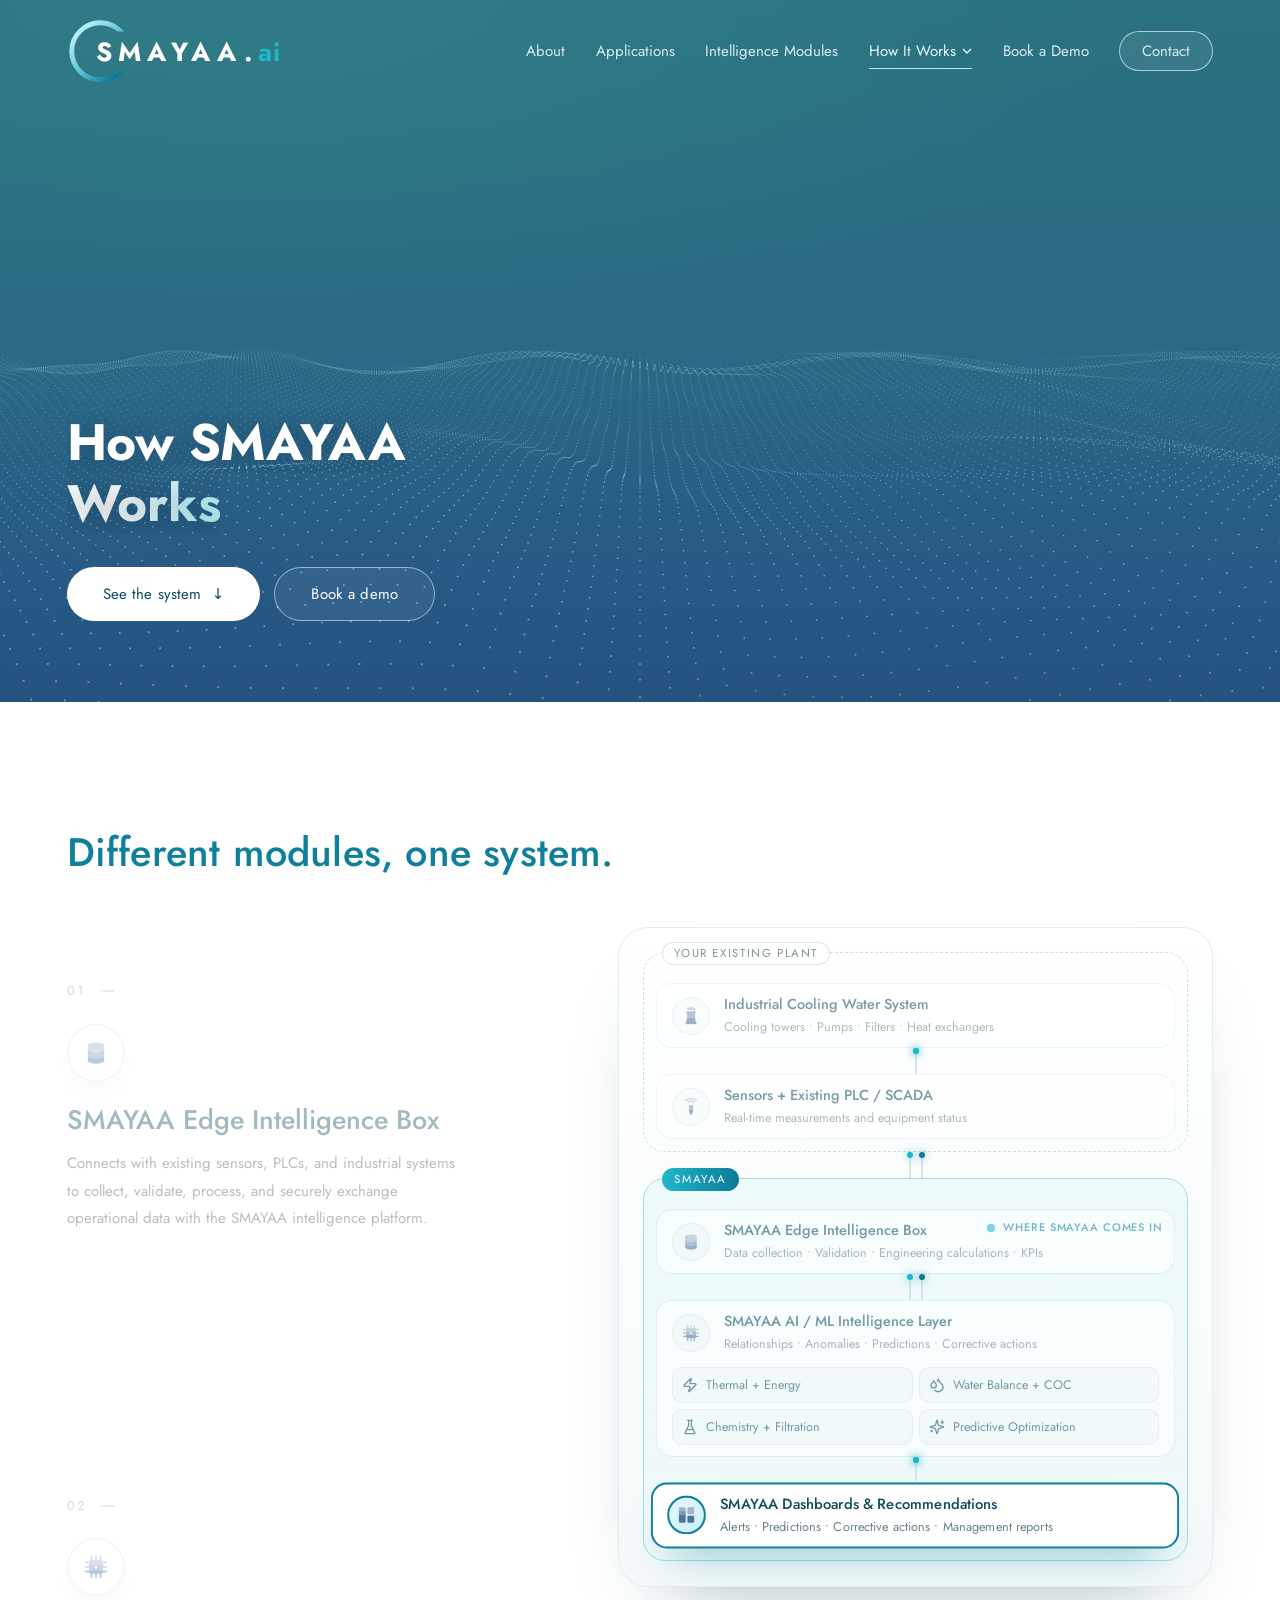
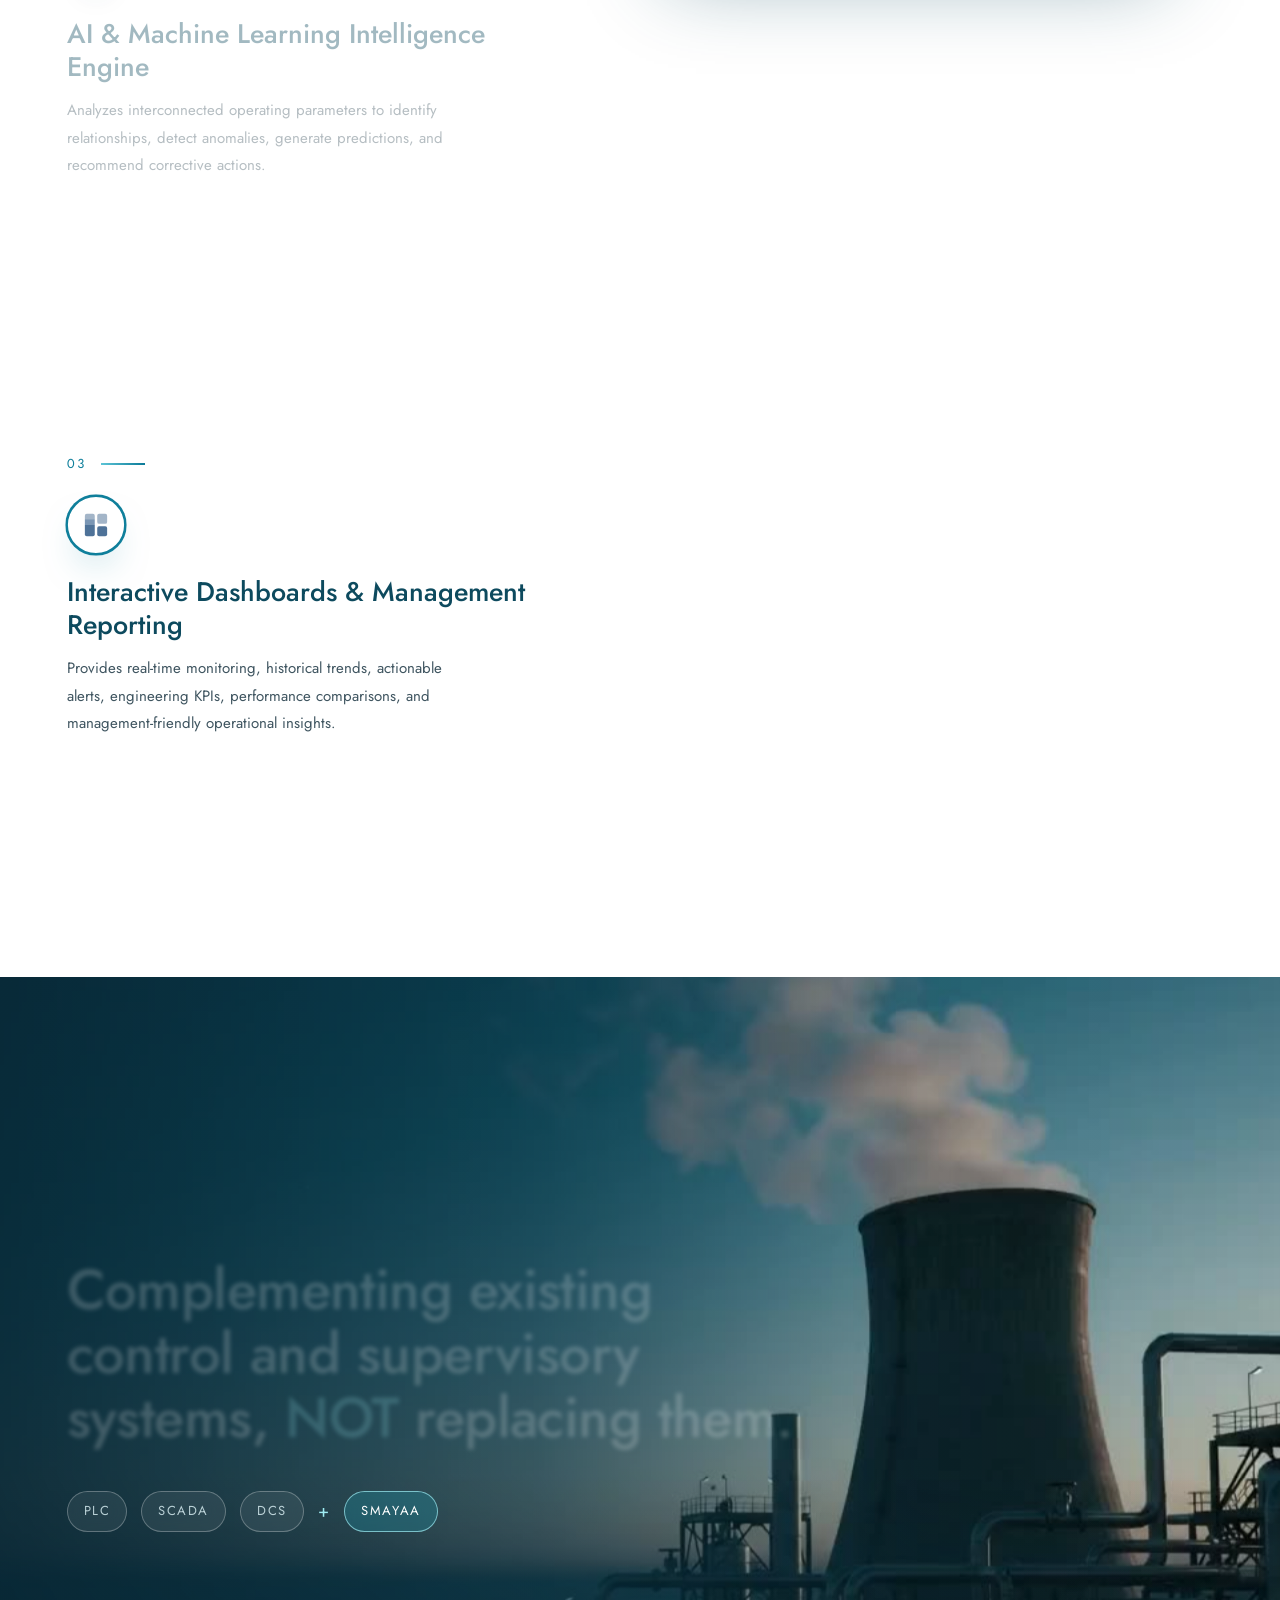
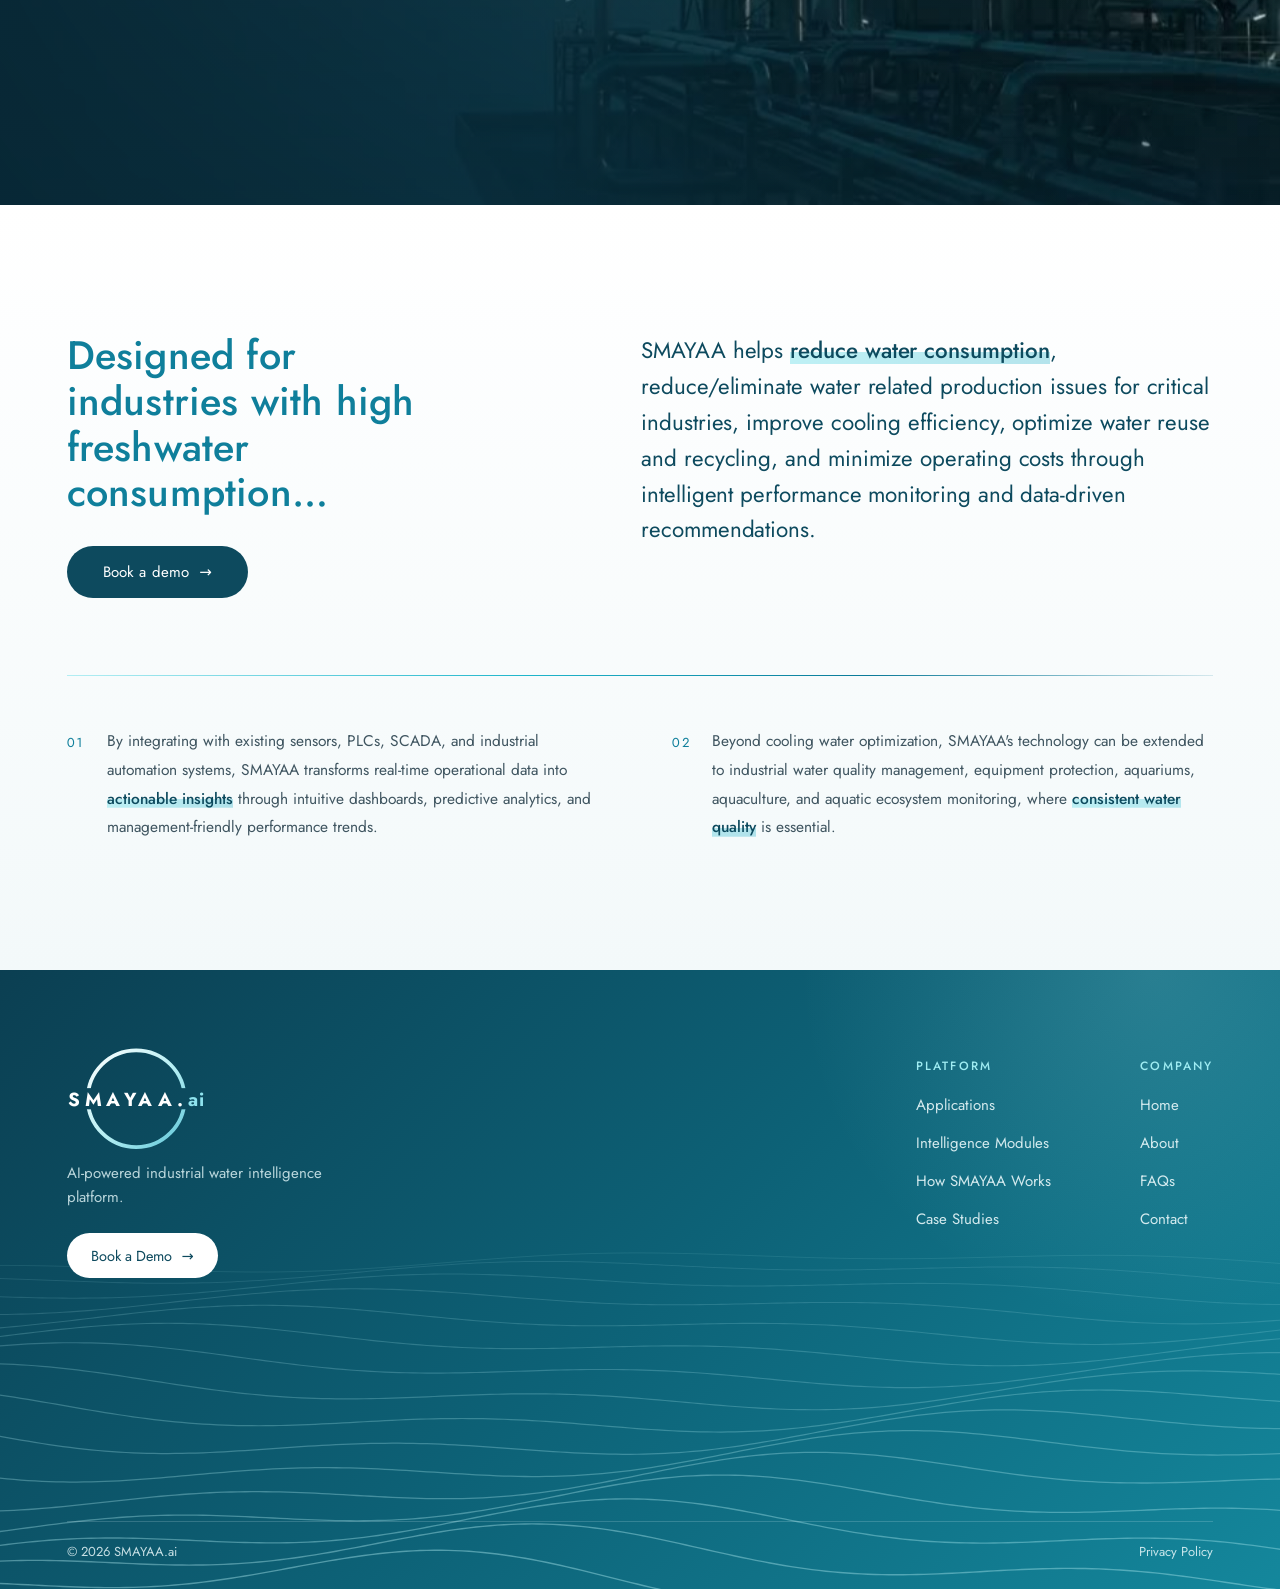
<file: how-it-works.html>
<!doctype html>
<html lang="en">
<head>
<meta charset="utf-8">
<meta name="viewport" content="width=device-width, initial-scale=1, viewport-fit=cover">
<title>How It Works | Edge Box, AI Engine &amp; Dashboards | SMAYAA.ai</title>
<meta name="description" content="How SMAYAA works: the Edge Intelligence Box connects to your existing sensors, PLCs and SCADA, the AI and machine learning engine predicts and recommends, and dashboards turn it into decisions. Complementing existing control systems, not replacing them.">
<meta name="robots" content="index, follow, max-image-preview:large">
<link rel="canonical" href="https://smayaa.ai/how-it-works">
<meta name="theme-color" content="#0d4a5e">
<meta property="og:type" content="website">
<meta property="og:site_name" content="SMAYAA.ai">
<meta property="og:title" content="How SMAYAA Works | Different Modules, One System">
<meta property="og:description" content="Edge Intelligence Box, AI and machine learning engine, and interactive dashboards: one system that works alongside your existing control and supervisory systems.">
<meta property="og:url" content="https://smayaa.ai/how-it-works">
<meta name="twitter:card" content="summary_large_image">
<meta name="twitter:title" content="How SMAYAA Works | Different Modules, One System">
<meta name="twitter:description" content="Edge Intelligence Box, AI engine and dashboards, alongside your existing control systems.">
<link rel="icon" href="data:image/svg+xml,%3Csvg xmlns='http://www.w3.org/2000/svg' viewBox='0 0 64 64'%3E%3Cdefs%3E%3ClinearGradient id='g' x1='0' y1='0' x2='1' y2='1'%3E%3Cstop offset='0' stop-color='%23b3eef3'/%3E%3Cstop offset='.5' stop-color='%235cc4d6'/%3E%3Cstop offset='1' stop-color='%230b7a98'/%3E%3C/linearGradient%3E%3C/defs%3E%3Ccircle cx='32' cy='32' r='26' fill='none' stroke='url(%23g)' stroke-width='8'/%3E%3C/svg%3E">
<link rel="preconnect" href="https://fonts.googleapis.com">
<link rel="preconnect" href="https://fonts.gstatic.com" crossorigin>
<link rel="stylesheet" href="https://fonts.googleapis.com/css2?family=Jost:wght@400;500;600&display=swap">
<script>document.documentElement.classList.add('js');</script>
<script type="application/ld+json">
{"@context":"https://schema.org","@graph":[
 {"@type":"WebPage","@id":"https://smayaa.ai/how-it-works","url":"https://smayaa.ai/how-it-works",
  "name":"How It Works | SMAYAA.ai","isPartOf":{"@id":"https://smayaa.ai/#site"}},
 {"@type":"BreadcrumbList","itemListElement":[
  {"@type":"ListItem","position":1,"name":"Home","item":"https://smayaa.ai/"},
  {"@type":"ListItem","position":2,"name":"How It Works","item":"https://smayaa.ai/how-it-works"}]}
]}
</script>
<link rel="stylesheet" href="assets/site.css?v=d2b06b60">
<style>
.btn-light{background:#fff;color:var(--deep)}
.btn-light:hover{color:#fff}
.btn-ghost{background:rgba(255,255,255,.06);border:1px solid rgba(232,247,249,.55);-webkit-backdrop-filter:blur(8px);backdrop-filter:blur(8px)}
.btn-ghost::before{background:rgba(255,255,255,.14)}

/* ---------- hero ---------- */
.hero-sub{height:clamp(560px,78vh,760px);max-height:none}
.hero-sub .wrap{padding-bottom:clamp(56px,9vh,110px)}
.hero-sub h1{font-size:clamp(34px,4vw,64px);line-height:1.18}
.hero-sub h1 .w{display:block;width:max-content;max-width:100%}
.hero-sub h1 .w:nth-child(2) span{background:linear-gradient(90deg,#fff 30%,#b3eef3);-webkit-background-clip:text;background-clip:text;color:transparent}
.hero-sub h1 .w>span,.hero-sub .rise{animation:lineUp 1s var(--ease) both}
.hero-sub h1 .w:nth-child(2)>span{animation-delay:.08s}
.hero-sub .rise{animation-name:riseIn}
@keyframes lineUp{from{transform:translateY(105%)}to{transform:none}}
@keyframes riseIn{from{opacity:0;transform:translateY(16px)}to{opacity:1;transform:none}}
.hero-act{display:flex;flex-wrap:wrap;gap:14px;margin-top:34px;pointer-events:auto;animation-delay:.3s!important}

/* ---------- one system: modules beside the live system diagram ---------- */
.os{padding:clamp(80px,10vw,150px) 0 clamp(60px,8vw,120px)}
.os h2{max-width:22ch}
.os-grid{display:grid;grid-template-columns:minmax(0,.9fr) minmax(0,1.1fr);gap:clamp(32px,5vw,96px);align-items:start}
.os-steps{list-style:none;margin:0;padding:0}
.ostep{min-height:62vh;display:flex;flex-direction:column;justify-content:center;padding:24px 0;scroll-margin-top:110px}
.ostep:first-child{min-height:48vh;justify-content:flex-start;padding-top:clamp(20px,6vh,70px)}
.ostep .n{display:flex;align-items:center;gap:14px;margin-bottom:22px;font-size:13px;letter-spacing:.16em;color:#8aa6ae;font-variant-numeric:tabular-nums;transition:color .5s}
.ostep .n::after{content:"";height:1.5px;width:44px;background:linear-gradient(90deg,#5cc4d6,#0b7a98);transform:scaleX(.3);transform-origin:left;opacity:.4;transition:transform .7s var(--ease),opacity .5s}
.ostep .ico{width:58px;height:58px;border-radius:50%;display:grid;place-items:center;margin-bottom:22px;background:#fff;box-shadow:inset 0 0 0 1.5px #d5eaee,0 14px 30px -18px rgba(13,74,94,.45);transition:box-shadow .5s,transform .6s var(--ease)}
.ostep .ico img{width:28px;height:28px}
.ostep h3{margin:0 0 14px;font-size:clamp(23px,2.1vw,32px);line-height:1.2;font-weight:500;color:var(--deep);transition:color .5s}
.ostep p{margin:0;max-width:44ch;font-size:clamp(15px,1.15vw,17.5px);line-height:1.85;color:var(--muted)}
html.js .ostep{opacity:.38;transition:opacity .6s var(--ease)}
html.js .ostep.on{opacity:1}
.ostep.on .n{color:var(--teal)}
.ostep.on .n::after{transform:none;opacity:1}
.ostep.on .ico{transform:scale(1.06);box-shadow:inset 0 0 0 2.5px var(--teal),0 18px 36px -18px rgba(15,127,155,.6)}

.os-dia{position:sticky;top:clamp(84px,11vh,112px)}
.sys{position:relative;padding:clamp(18px,2vw,28px);border-radius:30px;background:linear-gradient(180deg,#fff,var(--soft));box-shadow:inset 0 0 0 1px #e1eef1,0 40px 80px -50px rgba(13,74,94,.45)}
.zone{position:relative;border-radius:22px;padding:30px 12px 12px;border:1.5px dashed #cfe0e4;transition:border-color .6s,background .6s}
.zone>.tag{position:absolute;top:-11px;left:18px;padding:2px 12px;border-radius:999px;font-size:11.5px;letter-spacing:.14em;text-transform:uppercase;background:#fff;color:#7d949c;box-shadow:inset 0 0 0 1px #dbe8eb}
.zone.smy{border:1.5px solid #9edbe5;background:linear-gradient(180deg,rgba(179,238,243,.18),rgba(179,238,243,.05))}
.zone.smy>.tag{color:#fff;background:linear-gradient(90deg,#1fb6cb,#0b7a98);box-shadow:none}
.ly{position:relative;display:grid;grid-template-columns:auto 1fr;gap:4px 14px;align-items:center;padding:12px 16px;border-radius:16px;background:#fff;
  box-shadow:inset 0 0 0 1px #e1eef1;overflow:hidden;isolation:isolate;transition:box-shadow .5s,transform .6s var(--ease),opacity .5s,background .5s}
.ly::before{content:"";position:absolute;inset:0;z-index:-1;opacity:0;transition:opacity .4s;background:radial-gradient(220px circle at var(--mx,50%) var(--my,50%),rgba(31,182,203,.16),transparent 70%)}
.ly:hover::before{opacity:1}
.ly .li{grid-row:span 2;width:38px;height:38px;border-radius:50%;display:grid;place-items:center;background:var(--soft);box-shadow:inset 0 0 0 1px #dbe8eb;transition:background .5s,box-shadow .5s}
.ly .li img{width:20px;height:20px}
.ly h3{margin:0;font-size:clamp(14.5px,1.12vw,16.5px);font-weight:500;color:var(--deep);line-height:1.3}
.ly p{margin:0;font-size:12.5px;color:#6b818a;line-height:1.45}
.zone.smy .ly{box-shadow:inset 0 0 0 1px #c7e8ee}
.ly .go{color:inherit}
.ly .go::after{content:"";position:absolute;inset:0;z-index:1}
.ly:has(.go):hover{transform:translateY(-2px);box-shadow:inset 0 0 0 1px #9edbe5,0 16px 30px -20px rgba(13,74,94,.5)}
.ly .go:focus-visible{outline:none}
.ly:has(.go:focus-visible){box-shadow:0 0 0 3px #9fecf2,inset 0 0 0 1px var(--teal)}
/* the layer the visitor is reading about */
.sys.live .ly{opacity:.55}
.sys.live .ly.on{opacity:1;transform:scale(1.02);background:#fff;box-shadow:inset 0 0 0 2px var(--teal),0 22px 40px -22px rgba(15,127,155,.65)}
.ly.on .li{background:linear-gradient(135deg,#e6f9fb,#c9eef4);box-shadow:inset 0 0 0 2px var(--teal)}
/* where SMAYAA comes in */
.edge-badge{position:absolute;top:10px;right:12px;display:flex;align-items:center;gap:8px;font-size:11px;letter-spacing:.08em;text-transform:uppercase;color:var(--teal);font-weight:500}
.edge-badge i{position:relative;width:8px;height:8px;border-radius:50%;background:var(--teal-2)}
.edge-badge i::after{content:"";position:absolute;inset:0;border-radius:50%;border:2px solid var(--teal-2);animation:ping 2s var(--ease) infinite}
@keyframes ping{from{transform:scale(1);opacity:.9}to{transform:scale(3.2);opacity:0}}
.ai-tiles{grid-column:1/-1;display:grid;grid-template-columns:1fr 1fr;gap:6px;margin-top:10px}
.ai-tiles a{position:relative;z-index:2;display:flex;align-items:center;gap:8px;padding:8px 10px;border-radius:10px;font-size:12.5px;color:var(--deep);background:var(--soft);
  box-shadow:inset 0 0 0 1px #dbe8eb;transition:background .3s,box-shadow .3s,transform .3s var(--ease)}
.ai-tiles a .lu{width:16px;height:16px;flex:none;fill:none;stroke:currentColor;stroke-width:2;stroke-linecap:round;stroke-linejoin:round}
.ai-tiles a::after{content:"→";margin-left:auto;opacity:0;transform:translateX(-4px);transition:.3s var(--ease);color:var(--teal)}
.ai-tiles a:hover,.ai-tiles a:focus-visible{background:#fff;box-shadow:inset 0 0 0 1px var(--teal);transform:translateY(-1px);outline:none}
.ai-tiles a:hover::after,.ai-tiles a:focus-visible::after{opacity:1;transform:none}
html.js .sys.lit .ai-tiles a{animation:tileIn .6s var(--ease) both}
.ai-tiles a:nth-child(2){animation-delay:.08s!important}.ai-tiles a:nth-child(3){animation-delay:.16s!important}.ai-tiles a:nth-child(4){animation-delay:.24s!important}
@keyframes tileIn{from{opacity:0;transform:translateY(8px)}}
/* connectors: data moving through the system */
.cn{position:relative;height:26px;width:2px;margin:0 auto;background:#d3e6ea}
.cn.both{width:14px;background:linear-gradient(90deg,#d3e6ea 0 2px,transparent 2px 12px,#d3e6ea 12px)}
.cn i{position:absolute;left:-2px;top:0;width:6px;height:6px;border-radius:50%;background:var(--teal-2);box-shadow:0 0 8px rgba(31,182,203,.8);animation:fdown 1.5s linear infinite;animation-play-state:paused}
.cn.both i+i{left:auto;right:-2px;background:#0b7a98;box-shadow:0 0 8px rgba(11,122,152,.7);animation-name:fup;animation-delay:-.75s}
.cn i:nth-child(3){animation-delay:-.75s}
.sys.run .cn i{animation-play-state:running}
@keyframes fdown{from{transform:translateY(-3px);opacity:0}20%{opacity:1}80%{opacity:1}to{transform:translateY(23px);opacity:0}}
@keyframes fup{from{transform:translateY(23px);opacity:0}20%{opacity:1}80%{opacity:1}to{transform:translateY(-3px);opacity:0}}
.cn.out{margin-top:6px}
/* the diagram assembles itself the first time it is seen */
html.js .sys .zone,html.js .sys>.cn{opacity:0;transform:translateY(18px);transition:opacity .8s var(--ease),transform .8s var(--ease),border-color .6s,background .6s}
html.js .sys.lit .zone,html.js .sys.lit>.cn{opacity:1;transform:none}
html.js .sys.lit>.cn{transition-delay:.25s}
html.js .sys.lit .zone.smy{transition-delay:.4s}

/* ---------- complementing, not replacing ---------- */
.cp{position:relative;min-height:clamp(560px,92vh,860px);display:flex;align-items:center;overflow:hidden;isolation:isolate;color:#fff;background:#0a3a4a}
.cp-media{position:absolute;inset:-8% 0;z-index:-2;will-change:transform}
.cp-media video,.cp-media img{width:100%;height:100%;object-fit:cover;display:block}
.cp::before{content:"";position:absolute;inset:0;z-index:-1;background:linear-gradient(90deg,rgba(8,40,54,.88) 0%,rgba(9,50,66,.6) 42%,rgba(10,58,74,.12) 72%,rgba(10,58,74,0) 100%),linear-gradient(0deg,rgba(8,40,54,.55),transparent 40%)}
.cp-media video{object-position:70% 50%}
@media (max-width:900px){.cp::before{background:linear-gradient(0deg,rgba(8,40,54,.9) 0%,rgba(9,50,66,.6) 55%,rgba(10,58,74,.2) 100%)}}
.cp>.wrap{width:100%}
.cp-q{margin:0;max-width:21ch;font-size:clamp(32px,4.4vw,72px);line-height:1.14;font-weight:500;letter-spacing:-.01em;color:#fff}
.cp-q .wd{display:inline-block;transition:opacity .35s,transform .5s var(--ease),filter .5s}
html.js .cp-q .wd{opacity:.2;transform:translateY(.12em);filter:blur(2px)}
html.js .cp-q .wd.lit{opacity:1;transform:none;filter:none}
.cp-q .not{position:relative;color:#9fecf2}
.cp-q .not::after{content:"";position:absolute;left:0;right:0;bottom:.02em;height:.08em;border-radius:1em;background:linear-gradient(90deg,#b3eef3,#5cc4d6,#0b7a98);transform:scaleX(0);transform-origin:left;transition:transform .9s var(--ease) .15s}
.cp-q .not.lit::after,html:not(.js) .cp-q .not::after{transform:none}
.cp-sys{display:flex;flex-wrap:wrap;align-items:center;gap:14px;margin-top:clamp(30px,4vw,48px);font-size:13px;letter-spacing:.12em;text-transform:uppercase;color:rgba(223,244,247,.8)}
.cp-sys span{padding:9px 16px;border-radius:999px;border:1px solid rgba(255,255,255,.28);background:rgba(255,255,255,.07);-webkit-backdrop-filter:blur(8px);backdrop-filter:blur(8px)}
.cp-sys span.s{border-color:rgba(159,236,242,.7);color:#fff;background:rgba(31,182,203,.22)}
.cp-sys b{font-weight:400;font-size:18px;color:#9fecf2}

/* ---------- designed for industries ---------- */
.df{position:relative;padding:clamp(80px,10vw,150px) 0;background:linear-gradient(180deg,#fff,var(--soft))}
.df-top{display:grid;grid-template-columns:minmax(0,1fr) minmax(0,1.15fr);gap:clamp(28px,6vw,110px);align-items:start}
.df-top h2{margin:0 0 30px;max-width:15ch}
.df-lead{margin:0;font-size:clamp(20px,1.75vw,27px);line-height:1.6;font-weight:400;color:var(--deep);letter-spacing:-.003em}
.df-rule{height:1.5px;margin:clamp(48px,6vw,84px) 0 clamp(36px,4vw,56px);background:linear-gradient(90deg,#b3eef3,#1fb6cb 40%,#0b7a98 70%,rgba(11,122,152,.15));transform:scaleX(0);transform-origin:left;transition:transform 1.4s var(--ease)}
html.js .df-rule.rv{opacity:1;transform:scaleX(0);transition:transform 1.4s var(--ease)}
html.js .df-rule.rv.in{transform:none}
.df-cols{display:grid;grid-template-columns:repeat(2,minmax(0,1fr));gap:clamp(28px,5vw,96px);list-style:none;margin:0;padding:0}
.df-cols li{display:grid;grid-template-columns:auto 1fr;gap:0 clamp(16px,1.6vw,24px);align-items:start}
.df-cols .n{font-size:13px;letter-spacing:.14em;color:var(--teal);font-variant-numeric:tabular-nums;padding-top:.45em}
.df-cols p{margin:0;font-size:clamp(15.5px,1.15vw,17.5px);line-height:1.85;color:var(--muted)}
.df-cols li:nth-child(2){transition-delay:.15s}
/* key phrases get a soft highlighter that sweeps in once the text is on screen */
.hl{background:linear-gradient(90deg,rgba(179,238,243,.85),rgba(92,196,214,.45)) no-repeat 0 88%/0% 38%;transition:background-size 1.1s var(--ease) .45s;color:var(--deep);font-weight:500}
.rv.in .hl,html:not(.js) .hl{background-size:100% 38%}

@media (max-width:900px){
  .os-grid,.df-top,.df-cols{grid-template-columns:1fr}
  .os-dia{position:relative;top:0;order:-1}
  .ostep,.ostep:first-child{min-height:0;padding:34px 0 0}
  html.js .ostep{opacity:1}
  .sys.live .ly{opacity:1}
}
@media (max-width:560px){
  .hero-act .btn{flex:1;justify-content:center;white-space:nowrap;padding-inline:18px}
  .sys{padding:14px;border-radius:24px}
  .zone{padding:28px 8px 8px}
  .ly{padding:11px 12px;gap:3px 12px}
  .edge-badge{position:static;grid-column:1/-1;margin-top:6px}
  .ai-tiles{grid-template-columns:1fr}
  .cp-sys{font-size:11.5px;gap:10px}
}
@media (prefers-reduced-motion:reduce){
  .cn i,.edge-badge i::after{animation:none!important;opacity:0}
  .hl{transition:none}
  .cp-media{transform:none!important}
}
</style>
</head>
<body>
<a class="sr-only" href="#main">Skip to content</a>

<div id="stage" aria-hidden="true"><svg id="opener" viewBox="30 120 1340 1180" xmlns="http://www.w3.org/2000/svg" role="img" aria-label="SMAYAA.ai">
        <defs>
          <linearGradient id="gTeal" gradientUnits="userSpaceOnUse" x1="150" y1="0" x2="850" y2="0">
            <stop offset="0" stop-color="#34b3c8"/><stop offset="1" stop-color="#009db6"/>
          </linearGradient>
          <linearGradient id="gDark" gradientUnits="userSpaceOnUse" x1="150" y1="0" x2="500" y2="0">
            <stop offset="0" stop-color="#006d88"/><stop offset="1" stop-color="#0a88a4"/>
          </linearGradient>
          <!-- pale cyan at the top left, deepening to blue-teal at the bottom right -->
          <linearGradient id="gRing" gradientUnits="userSpaceOnUse" x1="300" y1="308" x2="1100" y2="1108">
            <stop offset="0" stop-color="#b3eef3"/><stop offset="0.5" stop-color="#5cc4d6"/><stop offset="1" stop-color="#0b7a98"/>
          </linearGradient>
          <clipPath id="clipU"><path id="clipUPath"/></clipPath>
          <clipPath id="clipL"><path id="clipLPath"/></clipPath>
          <mask id="ringMask" maskUnits="userSpaceOnUse" x="0" y="0" width="1400" height="1440">
            <rect x="0" y="0" width="1400" height="1440" fill="#fff"/>
            <rect id="gap" x="700" y="708" width="1400" height="0" fill="#000"/><rect id="gapL" x="0" y="708" width="700" height="0" fill="#000"/>
          </mask>
          <g id="shade">
            <circle cx="700" cy="708" r="572" fill="#75d8e0"/>
            <g id="shadeShift">
              <path id="waveA" fill="url(#gTeal)" d="M-300 0 L1700 0 L1700 425 L1180 425 C1000 395 900 385 830 392 C700 410 640 490 615 580 C595 660 585 760 560 860 C530 970 450 1028 320 1026 L-300 1022 Z"/>
              <path id="waveB" fill="url(#gDark)" d="M-300 0 L497 0 C488 260 492 400 490 470 C488 560 430 620 360 665 C300 700 200 722 -300 730 Z"/>
              <path id="darkest" fill="#00586e" d="M-300 0 L345 0 C340 220 290 320 160 335 L-300 335 Z"/>
            </g>
          </g>
        </defs>
        <g id="sphere">
          <g clip-path="url(#clipU)"><use href="#shade"/></g>
          
          <g id="lines" fill="none" stroke="#b6eff2" stroke-width="4" stroke-linecap="round"></g>
          <g id="dots" fill="#b6eff2"></g>
          
        </g>
        <circle id="ring" cx="700" cy="708" r="565" fill="none" stroke="url(#gRing)" stroke-width="44" mask="url(#ringMask)" opacity="0"/>
        <g id="wordWrap">
          <text x="700" y="768" text-anchor="middle" font-family="'Century Gothic', Jost, Futura, sans-serif" font-size="166" font-weight="700"><tspan fill="#0d4f66" letter-spacing="40">SMAYAA.</tspan><tspan fill="#1fb6cb" letter-spacing="6">ai</tspan></text>
        </g>
      </svg></div>

<header class="hdr" id="hdr">
  <div class="wrap">
    <a class="brand" href="/" aria-label="SMAYAA.ai home">
      <span id="brandSlot"></span>
      <img class="brand-static" src="[data-uri]" alt="SMAYAA.ai" width="140" height="42">
    </a>
    <button class="burger" id="burger" aria-label="Open menu" aria-expanded="false" aria-controls="nav"><span></span></button>
    <nav class="nav" id="nav" aria-label="Main">
      <a href="about" data-nav="about">About</a>
      <a href="applications" data-nav="applications">Applications</a>
      <a href="modules" data-nav="modules">Intelligence Modules</a>
      <div class="dd" id="dd">
        <button aria-expanded="false" aria-haspopup="true">How It Works <svg viewBox="0 0 10 6" aria-hidden="true"><path d="M1 1l4 4 4-4" fill="none" stroke="currentColor" stroke-width="1.4"/></svg></button>
        <div class="dd-menu">
          <a href="how-it-works" data-nav="how-it-works" aria-current="page">How SMAYAA Works</a>
          <a href="case-studies" data-nav="case-studies">Case Studies</a>
        </div>
      </div>
      <a href="book-a-demo" data-nav="book-a-demo" data-demo>Book a Demo</a>
      <a class="pill" href="contact" data-nav="contact">Contact</a>
    </nav>
  </div>
</header>

<main id="main">
  <section class="hero hero-sub" id="top" aria-labelledby="hero-title">
    <canvas id="net" aria-hidden="true"></canvas>
    <div class="wrap">
      <h1 id="hero-title"><span class="w"><span>How SMAYAA</span></span> <span class="w"><span>Works</span></span></h1>
      <div class="hero-act rise">
        <a class="btn btn-light" href="#system">See the system <span class="arr" aria-hidden="true">↓</span></a>
        <a class="btn btn-ghost" href="book-a-demo" data-demo>Book a demo</a>
      </div>
    </div>
  </section>

  <section class="os" id="system" aria-labelledby="os-title">
    <div class="wrap">
      <h2 id="os-title" class="rv">Different modules, one system.</h2>
      <div class="os-grid">
        <ol class="os-steps">
          <li class="ostep" id="edge-box" data-l="3">
            <span class="n">01</span>
            <span class="ico"><img src="[data-uri]" alt="" width="28" height="28"></span>
            <h3>SMAYAA Edge Intelligence Box</h3>
            <p>Connects with existing sensors, PLCs, and industrial systems to collect, validate, process, and securely exchange operational data with the SMAYAA intelligence platform.</p>
          </li>
          <li class="ostep" id="ai-engine" data-l="4">
            <span class="n">02</span>
            <span class="ico"><img src="[data-uri]" alt="" width="28" height="28"></span>
            <h3>AI &amp; Machine Learning Intelligence Engine</h3>
            <p>Analyzes interconnected operating parameters to identify relationships, detect anomalies, generate predictions, and recommend corrective actions.</p>
          </li>
          <li class="ostep" id="dashboards" data-l="5">
            <span class="n">03</span>
            <span class="ico"><img src="[data-uri]" alt="" width="28" height="28"></span>
            <h3>Interactive Dashboards &amp; Management Reporting</h3>
            <p>Provides real-time monitoring, historical trends, actionable alerts, engineering KPIs, performance comparisons, and management-friendly operational insights.</p>
          </li>
        </ol>

        <div class="os-dia">
          <div class="sys" id="sys" role="group" aria-label="How SMAYAA connects to your cooling water system">
            <div class="zone plant">
              <span class="tag">Your existing plant</span>
              <div class="ly" data-l="1">
                <span class="li"><img src="[data-uri]" alt="" width="20" height="20"></span>
                <h3>Industrial Cooling Water System</h3>
                <p>Cooling towers • Pumps • Filters • Heat exchangers</p>
              </div>
              <div class="cn" aria-hidden="true"><i></i><i></i></div>
              <div class="ly" data-l="2">
                <span class="li"><img src="[data-uri]" alt="" width="20" height="20"></span>
                <h3>Sensors + Existing PLC / SCADA</h3>
                <p>Real-time measurements and equipment status</p>
              </div>
            </div>
            <div class="cn both" aria-hidden="true"><i></i><i></i></div>
            <div class="zone smy">
              <span class="tag">SMAYAA</span>
              <div class="ly" data-l="3">
                <span class="li"><img src="[data-uri]" alt="" width="20" height="20"></span>
                <h3><a class="go" href="#edge-box">SMAYAA Edge Intelligence Box</a></h3>
                <p>Data collection • Validation • Engineering calculations • KPIs</p>
                <span class="edge-badge"><i></i>Where SMAYAA comes in</span>
              </div>
              <div class="cn both" aria-hidden="true"><i></i><i></i></div>
              <div class="ly" data-l="4">
                <span class="li"><img src="[data-uri]" alt="" width="20" height="20"></span>
                <h3><a class="go" href="#ai-engine">SMAYAA AI / ML Intelligence Layer</a></h3>
                <p>Relationships • Anomalies • Predictions • Corrective actions</p>
                <div class="ai-tiles">
                  <a href="modules#thermal"><svg class="lu" viewBox="0 0 24 24" width="16" height="16" aria-hidden="true"><path d="M4 14a1 1 0 0 1-.78-1.63l9.9-10.2a.5.5 0 0 1 .86.46l-1.92 6.02A1 1 0 0 0 13 10h7a1 1 0 0 1 .78 1.63l-9.9 10.2a.5.5 0 0 1-.86-.46l1.92-6.02A1 1 0 0 0 11 14z"/></svg>Thermal + Energy</a>
                  <a href="modules#water-balance"><svg class="lu" viewBox="0 0 24 24" width="16" height="16" aria-hidden="true"><path d="M7 16.3c2.2 0 4-1.83 4-4.05 0-1.16-.57-2.26-1.71-3.19S7.29 6.75 7 5.3c-.29 1.45-1.14 2.84-2.29 3.76S3 11.1 3 12.25c0 2.22 1.8 4.05 4 4.05z"/><path d="M12.56 6.6A10.97 10.97 0 0 0 14 3.02c.5 2.5 2 4.9 4 6.5s3 3.5 3 5.5a6.98 6.98 0 0 1-11.91 4.97"/></svg>Water Balance + COC</a>
                  <a href="modules#chemistry"><svg class="lu" viewBox="0 0 24 24" width="16" height="16" aria-hidden="true"><path d="M10 2v7.527a2 2 0 0 1-.211.896L4.72 20.55a1 1 0 0 0 .9 1.45h12.76a1 1 0 0 0 .9-1.45l-5.069-10.127A2 2 0 0 1 14 9.527V2"/><path d="M8.5 2h7"/><path d="M7 16h10"/></svg>Chemistry + Filtration</a>
                  <a href="modules#optimization"><svg class="lu" viewBox="0 0 24 24" width="16" height="16" aria-hidden="true"><path d="M9.937 15.5A2 2 0 0 0 8.5 14.063l-6.135-1.582a.5.5 0 0 1 0-.962L8.5 9.936A2 2 0 0 0 9.937 8.5l1.582-6.135a.5.5 0 0 1 .963 0L14.063 8.5A2 2 0 0 0 15.5 9.937l6.135 1.581a.5.5 0 0 1 0 .964L15.5 14.063a2 2 0 0 0-1.437 1.437l-1.582 6.135a.5.5 0 0 1-.963 0z"/><path d="M20 3v4"/><path d="M22 5h-4"/><path d="M4 17v2"/><path d="M5 18H3"/></svg>Predictive Optimization</a>
                </div>
              </div>
              <div class="cn" aria-hidden="true"><i></i><i></i></div>
              <div class="ly" data-l="5">
                <span class="li"><img src="[data-uri]" alt="" width="20" height="20"></span>
                <h3><a class="go" href="#dashboards">SMAYAA Dashboards &amp; Recommendations</a></h3>
                <p>Alerts • Predictions • Corrective actions • Management reports</p>
              </div>
            </div>
          </div>
        </div>
      </div>
    </div>
  </section>

  <section class="cp" id="complementing" aria-labelledby="cp-title">
    <div class="cp-media" aria-hidden="true">
      <video muted loop playsinline preload="none" poster="video/how-it-works.jpg" data-src="video/how-it-works.mp4"></video>
    </div>
    <div class="wrap">
      <h2 id="cp-title" class="cp-q">Complementing existing control and supervisory systems, <span class="not">NOT</span> replacing them.</h2>
      <div class="cp-sys rv" aria-hidden="true"><span>PLC</span><span>SCADA</span><span>DCS</span><b>+</b><span class="s">SMAYAA</span></div>
    </div>
  </section>

  <section class="df" id="industries" aria-labelledby="df-title">
    <div class="wrap">
      <div class="df-top">
        <div class="rv">
          <h2 id="df-title">Designed for industries with high freshwater consumption…</h2>
          <a class="btn" href="book-a-demo" data-demo>Book a demo <span class="arr" aria-hidden="true">→</span></a>
        </div>
        <p class="df-lead rv">SMAYAA helps <span class="hl">reduce water consumption</span>, reduce/eliminate water related production issues for critical industries, improve cooling efficiency, optimize water reuse and recycling, and minimize operating costs through intelligent performance monitoring and data-driven recommendations.</p>
      </div>
      <div class="df-rule rv" aria-hidden="true"></div>
      <ul class="df-cols">
        <li class="rv"><span class="n">01</span><p>By integrating with existing sensors, PLCs, SCADA, and industrial automation systems, SMAYAA transforms real-time operational data into <span class="hl">actionable insights</span> through intuitive dashboards, predictive analytics, and management-friendly performance trends.</p></li>
        <li class="rv"><span class="n">02</span><p>Beyond cooling water optimization, SMAYAA's technology can be extended to industrial water quality management, equipment protection, aquariums, aquaculture, and aquatic ecosystem monitoring, where <span class="hl">consistent water quality</span> is essential.</p></li>
      </ul>
    </div>
  </section>
</main>

<footer class="foot" id="contact">
  <canvas class="foot-wave" id="footWave" aria-hidden="true"></canvas>
  <div class="wrap">
    <div class="foot-top">
      <div class="foot-brand">
        <svg class="foot-logo" viewBox="0 0 440 300" role="img" aria-label="SMAYAA.ai">
          <defs>
            <linearGradient id="fRing" x1="0" y1="0" x2="1" y2="1"><stop offset="0" stop-color="#ffffff"/><stop offset=".55" stop-color="#b3eef3"/><stop offset="1" stop-color="#5cc4d6"/></linearGradient>
            <mask id="fGap" maskUnits="userSpaceOnUse" x="0" y="0" width="440" height="300"><rect width="440" height="300" fill="#fff"/><rect x="0" y="122" width="440" height="56" fill="#000"/></mask>
          </defs>
          <circle cx="220" cy="150" r="128" fill="none" stroke="url(#fRing)" stroke-width="10" mask="url(#fGap)"/>
          <text x="220" y="168" text-anchor="middle" font-family="'Century Gothic', Jost, Futura, sans-serif" font-size="50" font-weight="700"><tspan fill="#fff" letter-spacing="12">SMAYAA.</tspan><tspan fill="#8fe3ee" letter-spacing="2">ai</tspan></text>
        </svg>
        <p>AI-powered industrial water intelligence platform.</p>
        <a class="foot-cta" href="book-a-demo" data-demo>Book a Demo <span aria-hidden="true">→</span></a>
      </div>
      <nav class="foot-nav" aria-label="Footer">
        <div>
          <h2>Platform</h2>
          <a href="applications">Applications</a>
          <a href="modules">Intelligence Modules</a>
          <a href="how-it-works">How SMAYAA Works</a>
          <a href="case-studies">Case Studies</a>
        </div>
        <div>
          <h2>Company</h2>
          <a href="/">Home</a>
          <a href="about">About</a>
          <a href="faq">FAQs</a>
          <a href="contact">Contact</a>
        </div>
      </nav>
    </div>
    <div class="foot-bot"><span>© 2026 SMAYAA.ai</span><a href="#contact">Privacy Policy</a></div>
  </div>
</footer>


<script src="assets/site.js?v=1c6a055c" defer></script>
<script src="assets/net.js?v=5e1564d4" defer></script>
<script src="assets/how.js?v=52e66eaa" defer></script>
<script src="assets/logo.js?v=650fa6c9" defer></script>
</body>
</html>
</file>
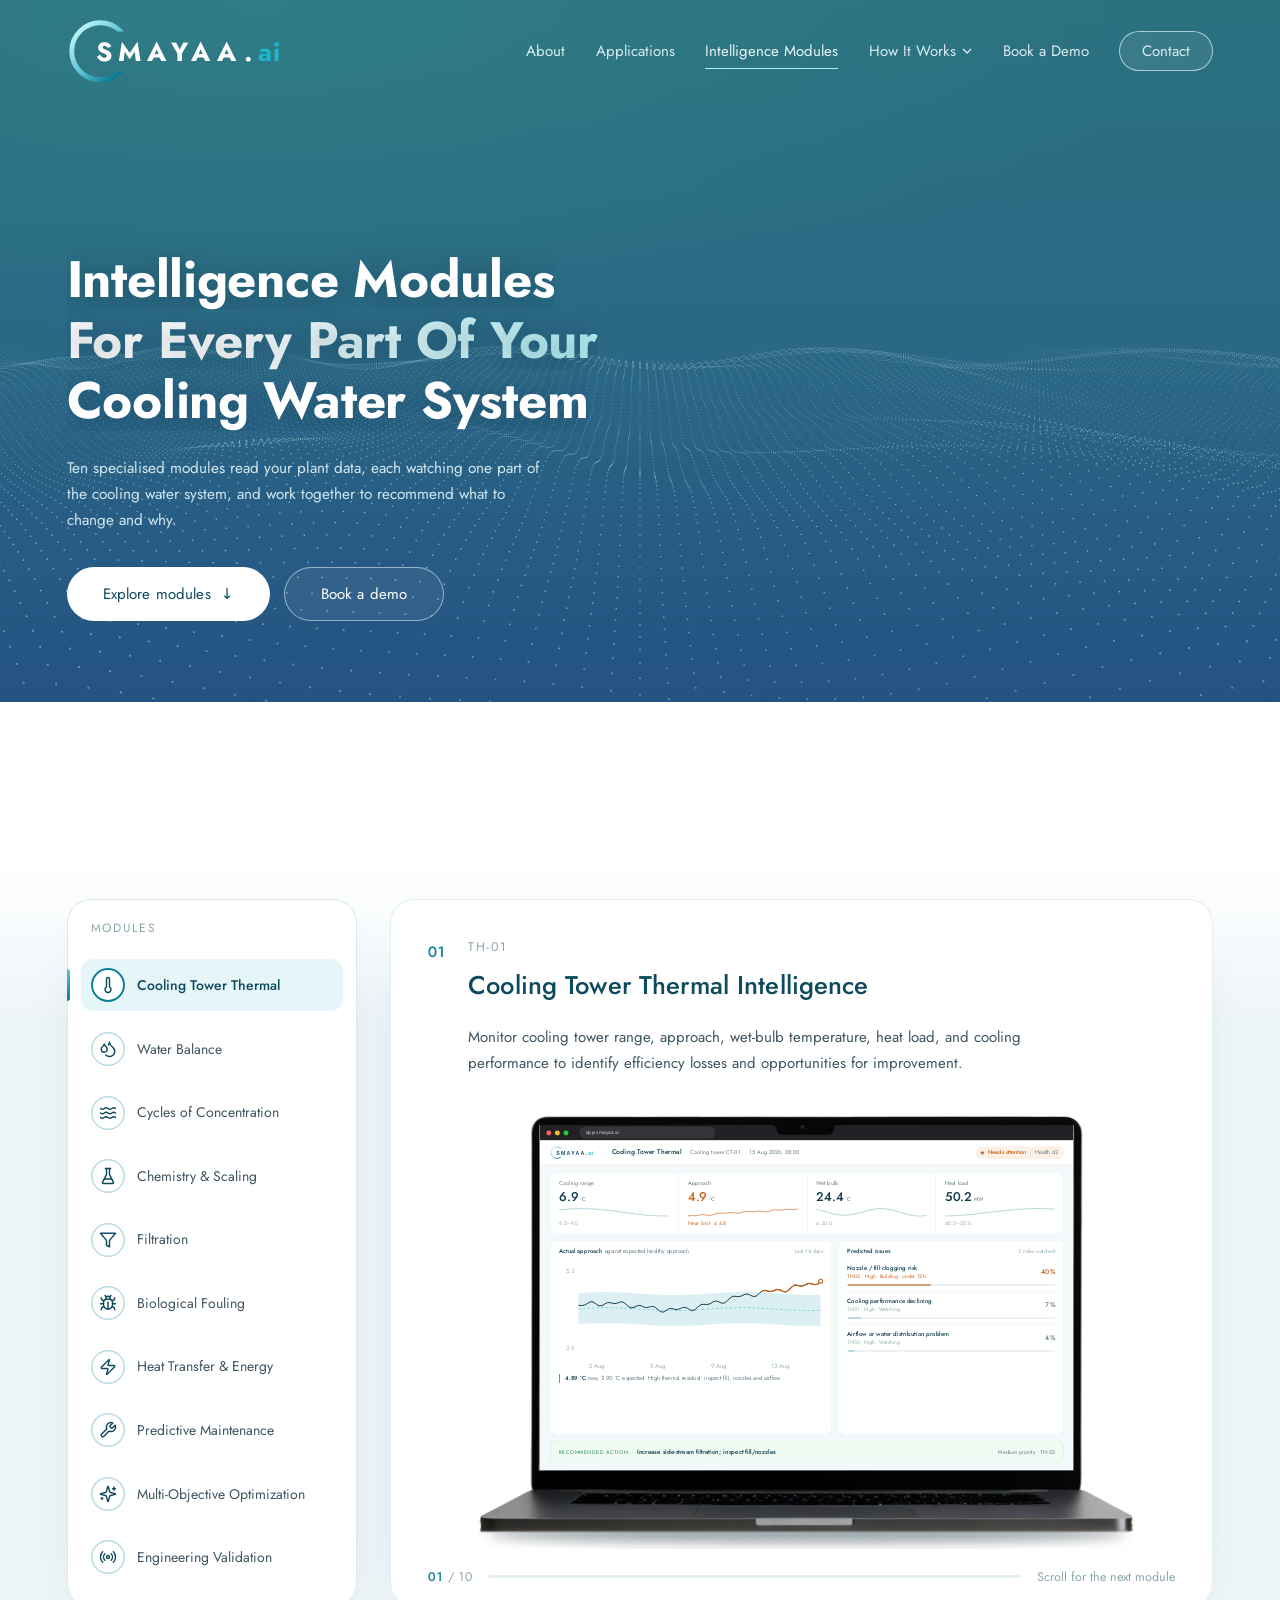
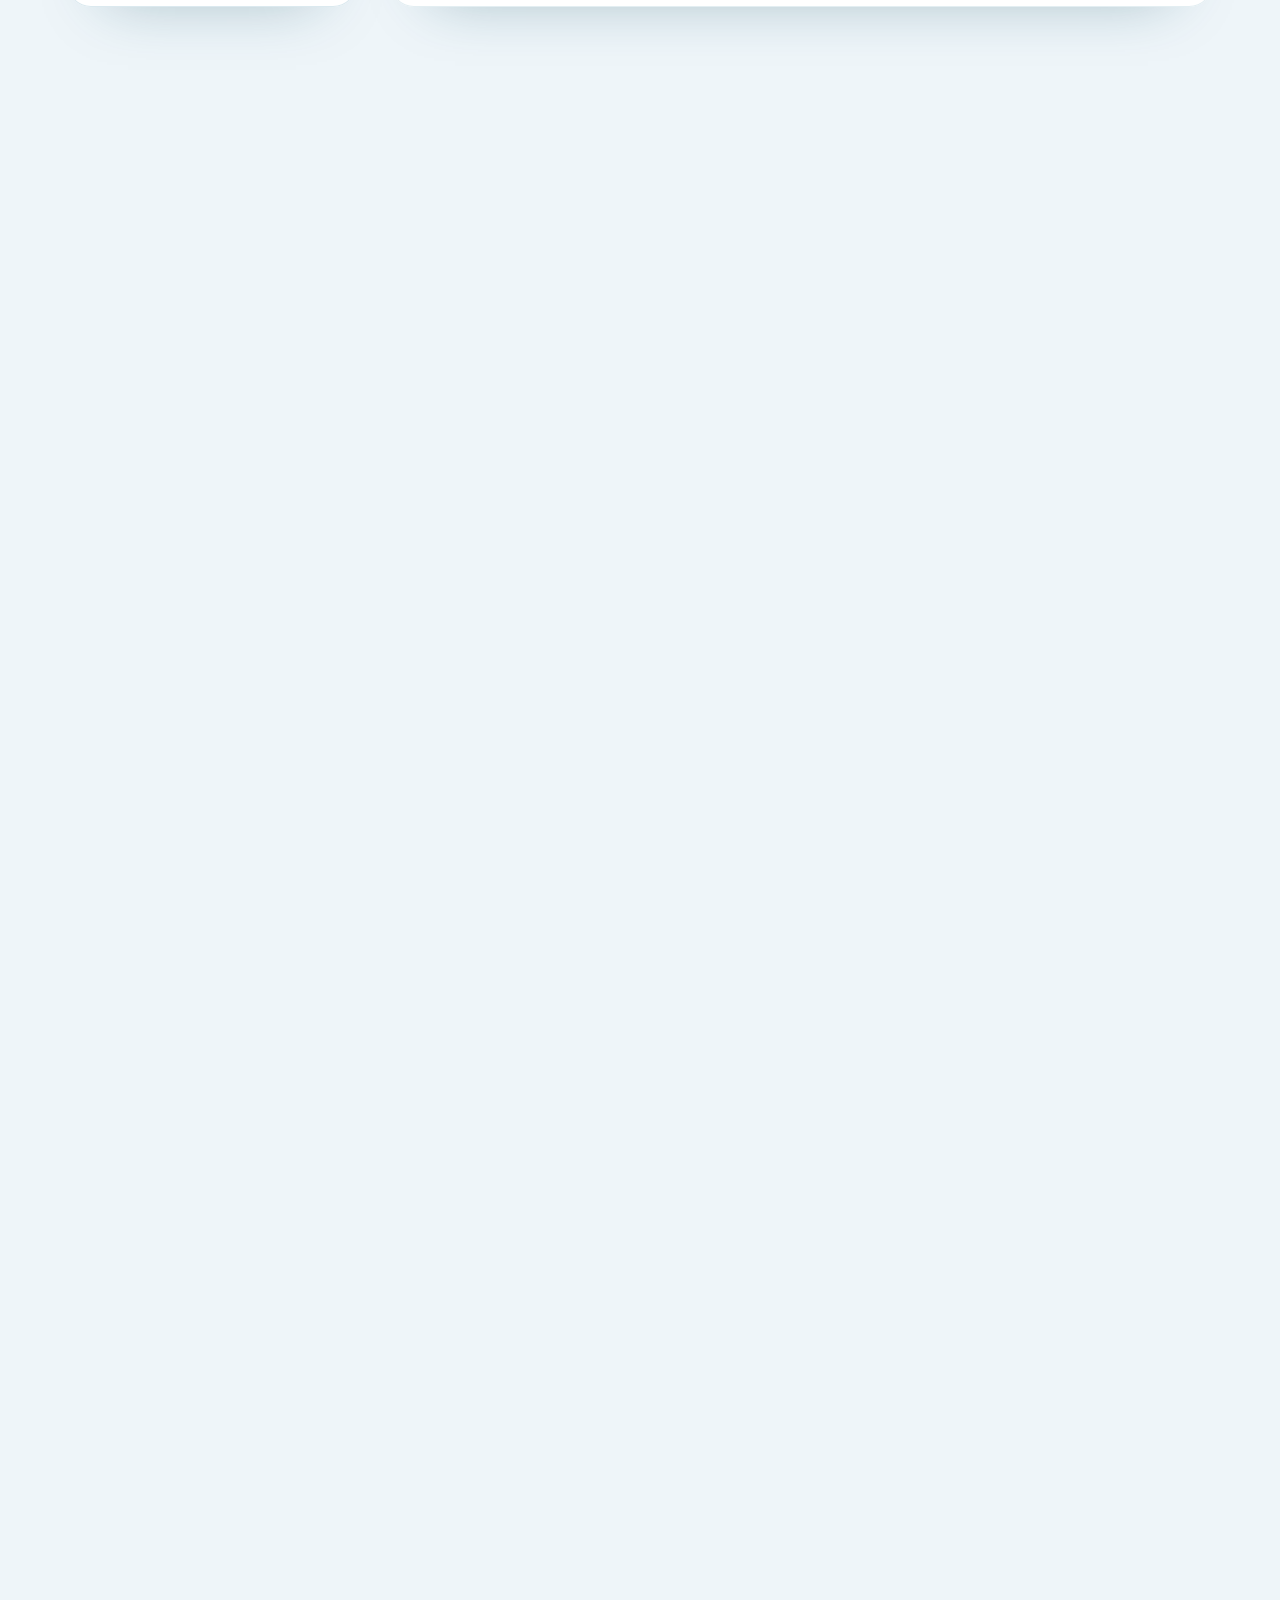
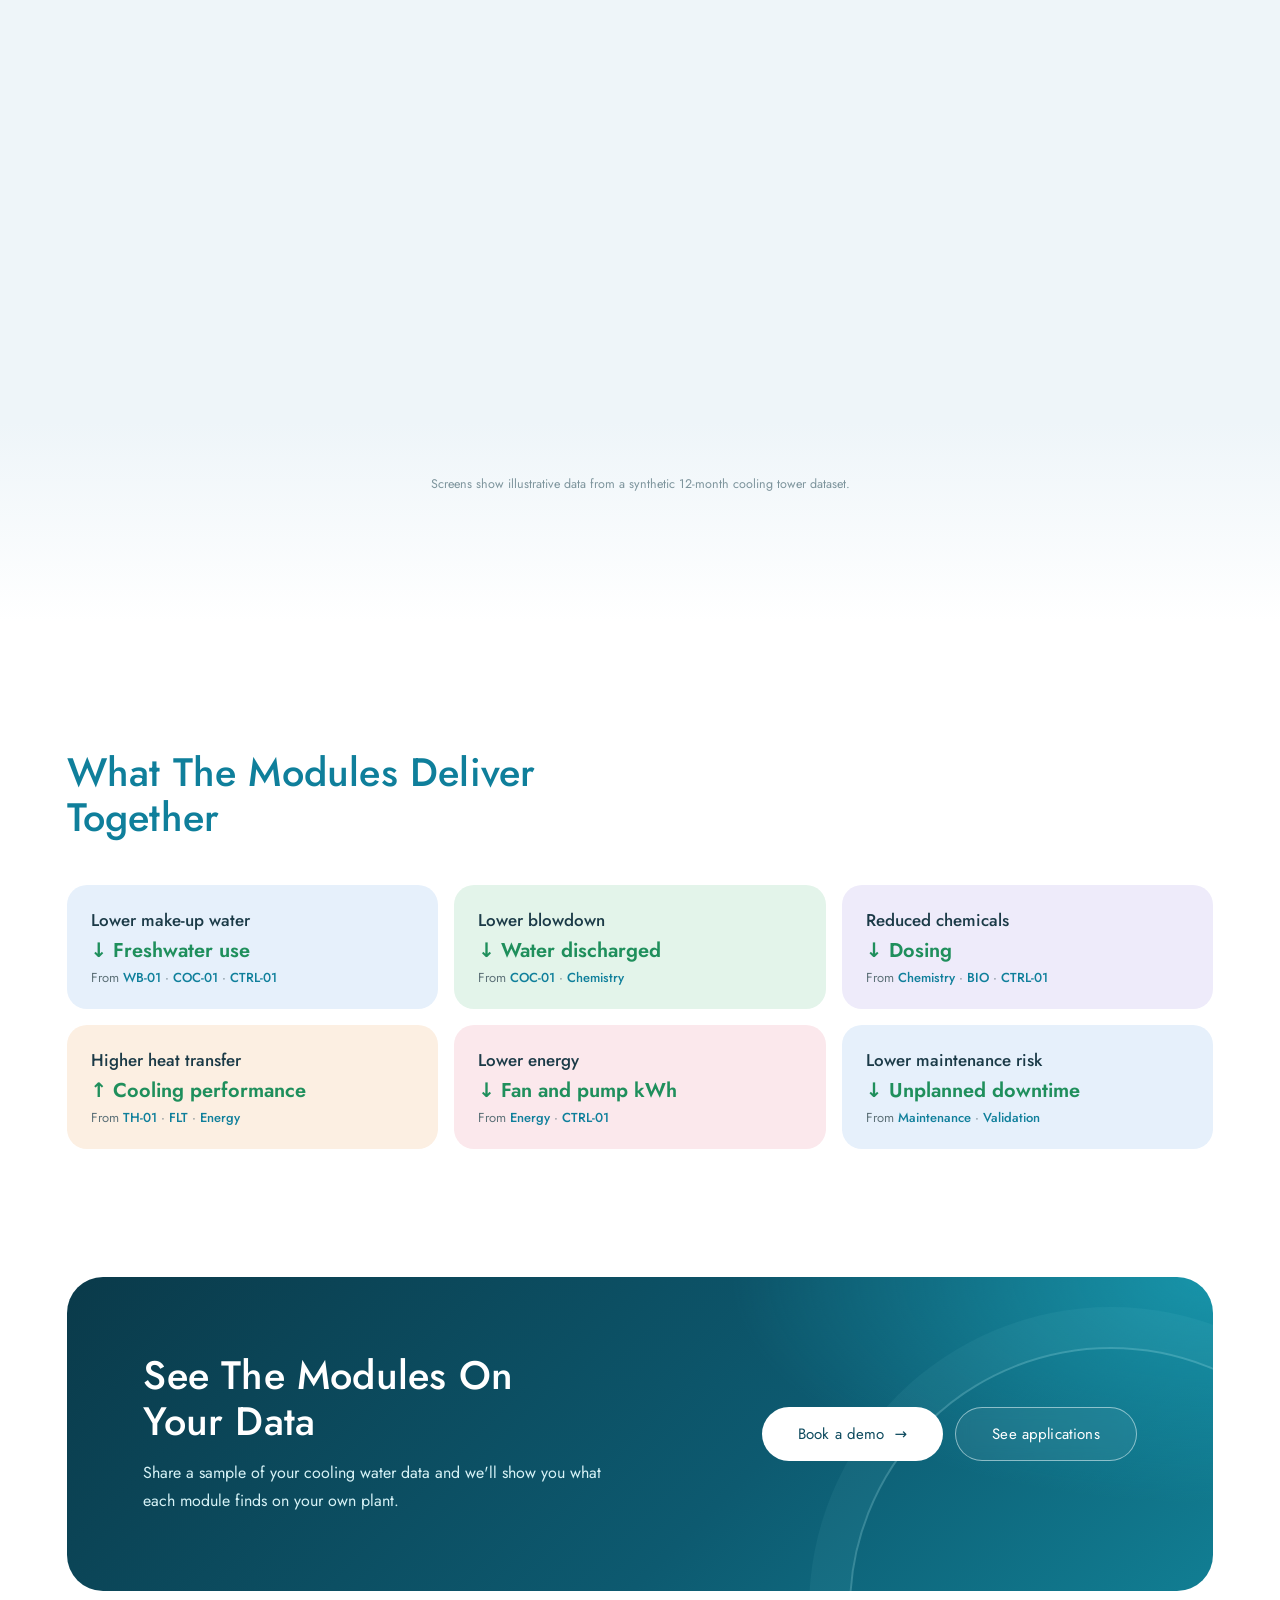
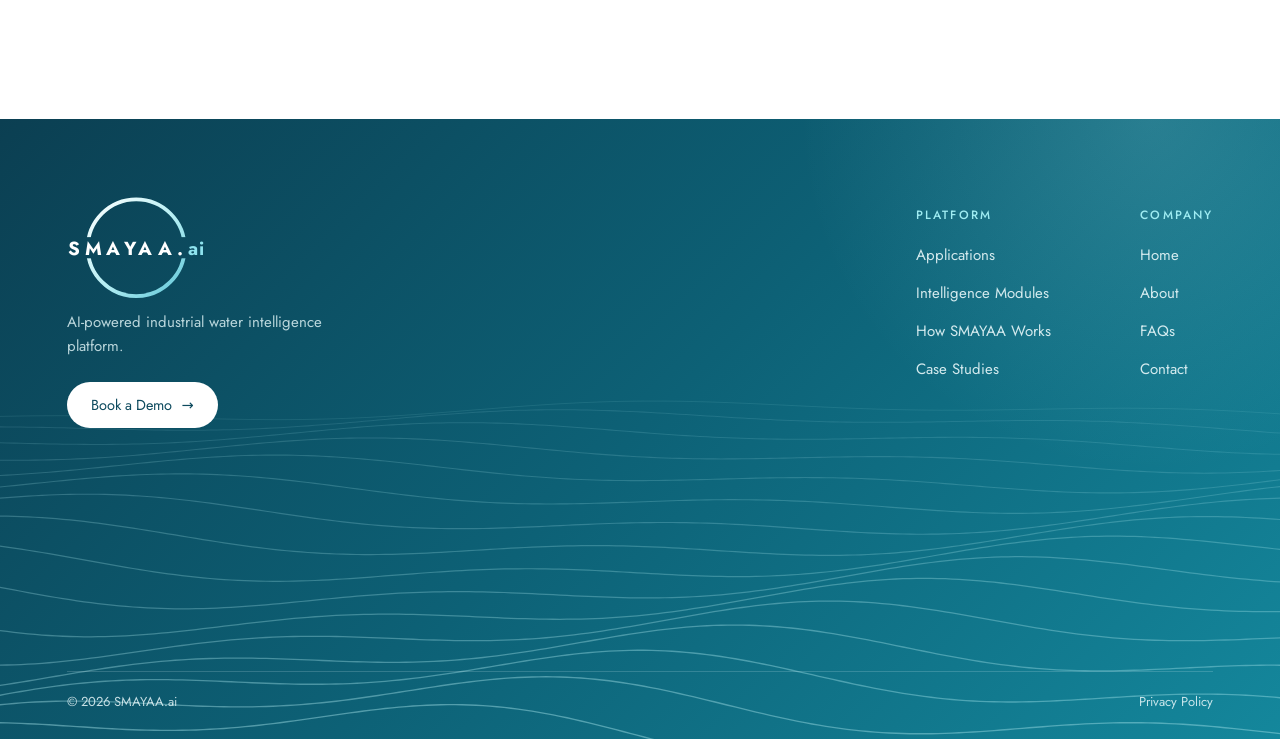
<file: modules.html>
<!doctype html>
<html lang="en">
<head>
<meta charset="utf-8">
<meta name="viewport" content="width=device-width, initial-scale=1, viewport-fit=cover">
<title>Intelligence Modules | Cooling Tower, Water Balance, COC &amp; Predictive Maintenance | SMAYAA.ai</title>
<meta name="description" content="Ten SMAYAA intelligence modules for industrial cooling water: cooling tower thermal performance, water balance, cycles of concentration, water chemistry and scaling, filtration, biofouling, heat transfer and energy, predictive maintenance, multi-objective optimization and engineering validation.">
<meta name="robots" content="index, follow, max-image-preview:large">
<link rel="canonical" href="https://smayaa.ai/modules">
<meta name="theme-color" content="#0d4a5e">
<meta property="og:type" content="website">
<meta property="og:site_name" content="SMAYAA.ai">
<meta property="og:title" content="SMAYAA.ai Intelligence Modules | AI For Cooling Water Systems">
<meta property="og:description" content="Ten modules that watch every part of your cooling water system and recommend what to change.">
<meta property="og:url" content="https://smayaa.ai/modules">
<meta name="twitter:card" content="summary_large_image">
<meta name="twitter:title" content="SMAYAA.ai Intelligence Modules">
<meta name="twitter:description" content="Ten modules that watch every part of your cooling water system and recommend what to change.">
<link rel="icon" href="data:image/svg+xml,%3Csvg xmlns='http://www.w3.org/2000/svg' viewBox='0 0 64 64'%3E%3Cdefs%3E%3ClinearGradient id='g' x1='0' y1='0' x2='1' y2='1'%3E%3Cstop offset='0' stop-color='%23b3eef3'/%3E%3Cstop offset='.5' stop-color='%235cc4d6'/%3E%3Cstop offset='1' stop-color='%230b7a98'/%3E%3C/linearGradient%3E%3C/defs%3E%3Ccircle cx='32' cy='32' r='26' fill='none' stroke='url(%23g)' stroke-width='8'/%3E%3C/svg%3E">
<link rel="preconnect" href="https://fonts.googleapis.com">
<link rel="preconnect" href="https://fonts.gstatic.com" crossorigin>
<link rel="stylesheet" href="https://fonts.googleapis.com/css2?family=Jost:wght@400;500;600&display=swap">
<script>document.documentElement.classList.add('js');</script>
<script type="application/ld+json">
{"@context":"https://schema.org","@graph":[
 {"@type":"WebPage","@id":"https://smayaa.ai/modules","url":"https://smayaa.ai/modules",
  "name":"Intelligence Modules | SMAYAA.ai","isPartOf":{"@id":"https://smayaa.ai/#site"}},
 {"@type":"BreadcrumbList","itemListElement":[
  {"@type":"ListItem","position":1,"name":"Home","item":"https://smayaa.ai/"},
  {"@type":"ListItem","position":2,"name":"Intelligence Modules","item":"https://smayaa.ai/modules"}]},
 {"@type":"ItemList","name":"SMAYAA core intelligence modules","itemListElement":[
  {"@type":"ListItem","position":1,"name":"Cooling Tower Thermal Intelligence","url":"https://smayaa.ai/modules#thermal"},
  {"@type":"ListItem","position":2,"name":"Water Balance Intelligence","url":"https://smayaa.ai/modules#water-balance"},
  {"@type":"ListItem","position":3,"name":"Cycles of Concentration Optimization","url":"https://smayaa.ai/modules#coc"},
  {"@type":"ListItem","position":4,"name":"Water Chemistry & Scaling Intelligence","url":"https://smayaa.ai/modules#chemistry"},
  {"@type":"ListItem","position":5,"name":"Filtration Intelligence","url":"https://smayaa.ai/modules#filtration"},
  {"@type":"ListItem","position":6,"name":"Biological Fouling Intelligence","url":"https://smayaa.ai/modules#biological"},
  {"@type":"ListItem","position":7,"name":"Heat Transfer & Energy Intelligence","url":"https://smayaa.ai/modules#energy"},
  {"@type":"ListItem","position":8,"name":"Predictive Maintenance & Anomaly Detection","url":"https://smayaa.ai/modules#predictive-maintenance"},
  {"@type":"ListItem","position":9,"name":"Multi-Objective Optimization Intelligence","url":"https://smayaa.ai/modules#optimization"},
  {"@type":"ListItem","position":10,"name":"Engineering Intelligence & Performance Validation","url":"https://smayaa.ai/modules#validation"}]}
]}
</script>
<link rel="stylesheet" href="assets/site.css?v=d2b06b60">
<link rel="stylesheet" href="assets/screens.css?v=ab61aa86">
<style>
/* platform palette: the page borrows the product's cards, pills and status colours */
:root{--app:#eef5f9;--card:#fff;--edge:#dbe9ef;--ok:#1f8f5c;--ok-bg:#e3f4ea;--hi:#c2650f;--hi-bg:#fdecd9;--md:#2c6ed1;--md-bg:#e4eefc;--op:#7a4cc2;--op-bg:#efe7fb;--wt:#5d6f78;--wt-bg:#eef2f4}
.sec-head{display:flex;justify-content:space-between;align-items:end;gap:24px 60px;flex-wrap:wrap;margin-bottom:clamp(28px,3.4vw,48px)}
.sec-head h2{margin:0;max-width:20ch}
.sec-head p{margin:0;max-width:46ch;color:var(--muted);line-height:1.75}
.btn-light{background:#fff;color:var(--deep)}
.btn-light:hover{color:#fff}
.btn-ghost{background:rgba(255,255,255,.06);border:1px solid rgba(232,247,249,.55);-webkit-backdrop-filter:blur(8px);backdrop-filter:blur(8px)}
.btn-ghost::before{background:rgba(255,255,255,.14)}

/* ---------- hero ---------- */
.hero-sub{height:clamp(560px,78vh,760px);max-height:none}
.hero-sub .wrap{padding-bottom:clamp(56px,9vh,110px)}
.hero-sub h1{font-size:clamp(34px,4vw,64px);line-height:1.18}
.hero-sub h1 .w{display:block;width:max-content;max-width:100%}
.hero-sub h1 .w:nth-child(2) span{background:linear-gradient(90deg,#fff 30%,#b3eef3);-webkit-background-clip:text;background-clip:text;color:transparent}
.hero-sub h1 .w>span,.hero-sub .rise{animation:lineUp 1s var(--ease) both}
.hero-sub h1 .w:nth-child(2)>span{animation-delay:.08s}.hero-sub h1 .w:nth-child(3)>span{animation-delay:.16s}
.hero-sub .rise{animation-name:riseIn}
@keyframes lineUp{from{transform:translateY(105%)}to{transform:none}}
@keyframes riseIn{from{opacity:0;transform:translateY(16px)}to{opacity:1;transform:none}}
.hero-lede{max-width:54ch;margin:24px 0 0;font-size:clamp(15px,1.2vw,18px);line-height:1.7;color:rgba(232,248,250,.88);animation-delay:.3s!important}
.hero-act{display:flex;flex-wrap:wrap;gap:14px;margin-top:34px;pointer-events:auto;animation-delay:.42s!important}

/* ---------- shared platform pieces ---------- */
.ring{flex:none;display:grid;place-items:center;width:46px;height:46px;border-radius:50%;background:#fff;box-shadow:inset 0 0 0 2px var(--teal);transition:background .3s,box-shadow .3s,transform .4s var(--ease)}
.ring img,.ring .lu{width:24px;height:24px}
.lu{fill:none;stroke:currentColor;stroke-width:1.9;stroke-linecap:round;stroke-linejoin:round;color:var(--deep)}
.live{display:inline-flex;align-items:center;gap:7px;font-size:12.5px;color:var(--ok)}
.live::before{content:"";width:7px;height:7px;border-radius:50%;background:currentColor;box-shadow:0 0 0 0 rgba(31,143,92,.5);animation:ping 2.4s infinite}
@keyframes ping{70%{box-shadow:0 0 0 7px rgba(31,143,92,0)}100%{box-shadow:0 0 0 0 rgba(31,143,92,0)}}

/* ---------- module index: the platform's modules row ---------- */
.m-index{padding:clamp(64px,8vw,120px) 0 0}
.m-index .sec-head{margin-bottom:0}
.panel{background:var(--card);border-radius:24px;box-shadow:0 30px 60px -40px rgba(13,74,94,.35),inset 0 0 0 1px var(--edge)}

/* ---------- module catalogue ---------- */
.cat{padding:clamp(24px,3vw,40px) 0 clamp(80px,10vw,140px);background:linear-gradient(180deg,#fff 0,var(--app) 160px,var(--app) calc(100% - 200px),#fff)}
.cat-grid{display:grid;grid-template-columns:minmax(240px,290px) minmax(0,1fr);gap:clamp(20px,2.6vw,40px);align-items:start}
.mnav{position:sticky;top:96px;padding:14px;display:flex;flex-direction:column;height:var(--navh,auto)}
.mnav ol{flex:1;justify-content:space-evenly}
.mnav p{margin:6px 10px 12px;font-size:12px;letter-spacing:.14em;text-transform:uppercase;color:#8aa6ae}
.mnav ol{list-style:none;margin:0;padding:0;display:flex;flex-direction:column;gap:2px}
.mnav a{position:relative;display:flex;align-items:center;gap:12px;padding:9px 10px;border-radius:12px;font-size:14px;line-height:1.3;color:var(--muted);transition:background .3s,color .3s}
.mnav a .ring{width:34px;height:34px;box-shadow:inset 0 0 0 1.5px #b9dbe3}
.mnav a .ring .lu{width:18px;height:18px}
.mnav a:hover{background:var(--soft);color:var(--deep)}
.mnav a[aria-current=true]{background:#e6f5f8;color:var(--deep);font-weight:500}
.mnav a[aria-current=true] .ring{box-shadow:inset 0 0 0 2px var(--teal)}
.mnav a[aria-current=true]::before{content:"";position:absolute;left:-14px;top:10px;bottom:10px;width:3px;border-radius:0 3px 3px 0;background:linear-gradient(180deg,#5cc4d6,#0b7a98)}
.mstack{display:flex;flex-direction:column;gap:clamp(22px,2.4vw,34px)}

.mod{scroll-margin-top:96px;padding:clamp(24px,3vw,44px) clamp(24px,3vw,44px) clamp(10px,1.4vw,20px);border-radius:24px;background:#fff;box-shadow:0 30px 60px -44px rgba(13,74,94,.4),inset 0 0 0 1px #e3eef2}
.mh{display:grid;grid-template-columns:auto minmax(0,1fr);gap:4px 22px}
.mh .mn{grid-row:span 3;font-size:15px;font-weight:500;line-height:2;color:var(--teal);font-variant-numeric:tabular-nums}
.mh .mc{font-size:12.5px;letter-spacing:.12em;color:#8aa6ae}
.mh h2{margin:0;font-size:clamp(22px,2vw,30px);font-weight:500;line-height:1.22;color:var(--deep)}
.mh p{margin:10px 0 0;max-width:68ch;font-size:clamp(15px,1.05vw,16.5px);line-height:1.75;color:var(--muted)}
.lap{margin:clamp(18px,2vw,28px) auto 0;max-width:980px}
.lap{opacity:0;transform:translateY(24px);transition:opacity .9s var(--ease),transform 1.1s var(--ease)}
.mod.seen .lap{opacity:1;transform:none}
@media (max-width:640px){.mod{padding:20px 14px 8px;border-radius:20px}.mh{display:block}.mh .mn{line-height:1.4;margin-right:12px}.mh h2{margin-top:6px}.mh p{margin-inline:2px}}
@media (prefers-reduced-motion:reduce){.lap{opacity:1;transform:none;transition:none}}
/* one pinned laptop: scrolling through the track switches the module text and the screen */
.mtrack{position:relative}
.manc{position:absolute;left:0;width:1px;height:1px;scroll-margin-top:96px;pointer-events:none}
.mpin{position:sticky;top:96px}
.mview{padding-bottom:clamp(14px,1.6vw,22px)}
.mheads{display:grid}
.mview .mh{grid-area:1/1;opacity:0;visibility:hidden;transform:translateY(12px);transition:opacity .4s var(--ease),transform .6s var(--ease),visibility 0s linear .4s}
.mview .mh.on{opacity:1;visibility:visible;transform:none;transition-delay:0s}
.mview .lap{width:min(100%,calc((100vh - 96px - var(--mh,200px) - 150px) * 1.7045));min-width:min(100%,380px)}
.mprog{display:flex;align-items:center;gap:16px;margin:clamp(12px,1.4vw,18px) auto 0;max-width:980px;font-size:12.5px;color:#8aa6ae;font-variant-numeric:tabular-nums}
.mprog b{font-weight:500;color:var(--teal)}
.mbar{flex:1;height:3px;border-radius:3px;background:#e3eef2;overflow:hidden}
.mbar i{display:block;height:100%;border-radius:3px;background:linear-gradient(90deg,#5cc4d6,#0b7a98);transform-origin:left;transform:scaleX(var(--p,.1))}
@media (max-width:980px){.manc{scroll-margin-top:136px}.mpin{top:136px}.mview .lap{width:min(100%,calc((100vh - 136px - var(--mh,200px) - 110px) * 1.7045))}}
@media (max-width:640px){.mhint{display:none}.mview .mh p{font-size:14px;line-height:1.6}}
@media (prefers-reduced-motion:reduce){.mview .mh{transition:none;transform:none}}
@media (max-width:980px) and (orientation:landscape) and (max-height:600px){
  .mnav{position:static}
  .mpin{top:76px}.manc{scroll-margin-top:76px}
  .mview{display:grid;grid-template-columns:minmax(0,1fr) minmax(0,1.05fr);gap:6px 22px;align-items:center;padding:16px 18px 10px}
  .mview .mh h2{font-size:19px}.mview .mh p{font-size:13px;line-height:1.55;margin-top:6px}
  .mview .lap{margin:0;width:min(100%,calc((100svh - 150px) * 1.7045));min-width:0;justify-self:center}
  .mprog{grid-column:1/-1;margin-top:4px;width:100%}
}
.app-note{margin-top:22px;font-size:12.5px;color:#7d949c;text-align:center}

/* ---------- outcomes: the platform's customer-gains tiles ---------- */
.gains{padding:clamp(80px,10vw,140px) 0 clamp(40px,5vw,70px)}
.gain-grid{display:grid;grid-template-columns:repeat(3,minmax(0,1fr));gap:16px;list-style:none;margin:0;padding:0}
.gain{display:grid;gap:4px;padding:22px 24px 20px;border-radius:20px;background:var(--g);transition:transform .4s var(--ease),box-shadow .4s}
.gain:hover{transform:translateY(-4px);box-shadow:0 24px 40px -28px rgba(13,74,94,.45)}
.gain h3{margin:0;font-size:17px;font-weight:500;color:#1b3a47}
.gain .dir{font-size:20px;font-weight:600;color:var(--ok);line-height:1.3}
.gain p{margin:0;font-size:13px;color:#5d7178}
.gain p span{color:var(--teal);font-weight:500}

.cta-band{padding:clamp(40px,5vw,70px) 0 clamp(80px,10vw,140px)}
.cta-box{position:relative;overflow:hidden;border-radius:36px;padding:clamp(40px,6vw,88px);color:#fff;display:grid;grid-template-columns:1.3fr auto;gap:30px 60px;align-items:center;
  background:radial-gradient(70% 120% at 100% 0%,rgba(31,182,203,.55),transparent 60%),linear-gradient(135deg,#0a3a4a,#0d5a70 60%,#117e93)}
.cta-box::after{content:"";position:absolute;width:520px;aspect-ratio:1;right:-160px;bottom:-280px;border-radius:50%;border:2px solid rgba(179,238,243,.25);box-shadow:0 0 0 40px rgba(179,238,243,.05)}
.cta-box h2{color:#fff;margin:0 0 14px;max-width:18ch}
.cta-box p{margin:0;max-width:48ch;color:#d6f2f6;line-height:1.75}
.cta-act{position:relative;z-index:1;display:flex;flex-wrap:wrap;gap:12px}

@media (max-width:1180px){
  .gain-grid{grid-template-columns:repeat(2,minmax(0,1fr))}
}
@media (max-width:980px){
  .cat-grid{grid-template-columns:minmax(0,1fr)}
  /* the navigator becomes a sticky strip of chips under the header */
  .mnav{height:auto;top:68px;z-index:5;margin-inline:calc(var(--pad) * -1);padding:10px var(--pad);border-radius:0;background:rgba(238,245,249,.92);-webkit-backdrop-filter:blur(12px);backdrop-filter:blur(12px);box-shadow:0 1px 0 var(--edge)}
  .mnav p{display:none}
  .mnav ol{flex:none;flex-direction:row;overflow-x:auto;justify-content:flex-start;scrollbar-width:none;gap:6px}
  .mnav ol::-webkit-scrollbar{display:none}
  .mnav li{flex:none}
  .mnav a{white-space:nowrap;padding:6px 14px 6px 6px;border-radius:999px;background:#fff;box-shadow:inset 0 0 0 1px var(--edge);font-size:13.5px;gap:8px}
  .mnav a .ring{width:28px;height:28px}
  .mnav a .ring .lu{width:15px;height:15px}
  .mnav a[aria-current=true]::before{display:none}
  .mnav a[aria-current=true]{box-shadow:inset 0 0 0 1.5px var(--teal)}
  .mod{scroll-margin-top:140px}
  .cta-box{grid-template-columns:1fr}
}
@media (max-width:640px){
  .gain-grid{grid-template-columns:1fr}
  .hero-act .btn{flex:1;justify-content:center;white-space:nowrap;padding-inline:18px}
}
</style>
</head>
<body>
<a class="sr-only" href="#main">Skip to content</a>

<div id="stage" aria-hidden="true"><svg id="opener" viewBox="30 120 1340 1180" xmlns="http://www.w3.org/2000/svg" role="img" aria-label="SMAYAA.ai">
        <defs>
          <linearGradient id="gTeal" gradientUnits="userSpaceOnUse" x1="150" y1="0" x2="850" y2="0">
            <stop offset="0" stop-color="#34b3c8"/><stop offset="1" stop-color="#009db6"/>
          </linearGradient>
          <linearGradient id="gDark" gradientUnits="userSpaceOnUse" x1="150" y1="0" x2="500" y2="0">
            <stop offset="0" stop-color="#006d88"/><stop offset="1" stop-color="#0a88a4"/>
          </linearGradient>
          <!-- pale cyan at the top left, deepening to blue-teal at the bottom right -->
          <linearGradient id="gRing" gradientUnits="userSpaceOnUse" x1="300" y1="308" x2="1100" y2="1108">
            <stop offset="0" stop-color="#b3eef3"/><stop offset="0.5" stop-color="#5cc4d6"/><stop offset="1" stop-color="#0b7a98"/>
          </linearGradient>
          <clipPath id="clipU"><path id="clipUPath"/></clipPath>
          <clipPath id="clipL"><path id="clipLPath"/></clipPath>
          <mask id="ringMask" maskUnits="userSpaceOnUse" x="0" y="0" width="1400" height="1440">
            <rect x="0" y="0" width="1400" height="1440" fill="#fff"/>
            <rect id="gap" x="700" y="708" width="1400" height="0" fill="#000"/><rect id="gapL" x="0" y="708" width="700" height="0" fill="#000"/>
          </mask>
          <g id="shade">
            <circle cx="700" cy="708" r="572" fill="#75d8e0"/>
            <g id="shadeShift">
              <path id="waveA" fill="url(#gTeal)" d="M-300 0 L1700 0 L1700 425 L1180 425 C1000 395 900 385 830 392 C700 410 640 490 615 580 C595 660 585 760 560 860 C530 970 450 1028 320 1026 L-300 1022 Z"/>
              <path id="waveB" fill="url(#gDark)" d="M-300 0 L497 0 C488 260 492 400 490 470 C488 560 430 620 360 665 C300 700 200 722 -300 730 Z"/>
              <path id="darkest" fill="#00586e" d="M-300 0 L345 0 C340 220 290 320 160 335 L-300 335 Z"/>
            </g>
          </g>
        </defs>
        <g id="sphere">
          <g clip-path="url(#clipU)"><use href="#shade"/></g>
          
          <g id="lines" fill="none" stroke="#b6eff2" stroke-width="4" stroke-linecap="round"></g>
          <g id="dots" fill="#b6eff2"></g>
          
        </g>
        <circle id="ring" cx="700" cy="708" r="565" fill="none" stroke="url(#gRing)" stroke-width="44" mask="url(#ringMask)" opacity="0"/>
        <g id="wordWrap">
          <text x="700" y="768" text-anchor="middle" font-family="'Century Gothic', Jost, Futura, sans-serif" font-size="166" font-weight="700"><tspan fill="#0d4f66" letter-spacing="40">SMAYAA.</tspan><tspan fill="#1fb6cb" letter-spacing="6">ai</tspan></text>
        </g>
      </svg></div>

<header class="hdr" id="hdr">
  <div class="wrap">
    <a class="brand" href="/" aria-label="SMAYAA.ai home">
      <span id="brandSlot"></span>
      <img class="brand-static" src="[data-uri]" alt="SMAYAA.ai" width="140" height="42">
    </a>
    <button class="burger" id="burger" aria-label="Open menu" aria-expanded="false" aria-controls="nav"><span></span></button>
    <nav class="nav" id="nav" aria-label="Main">
      <a href="about" data-nav="about">About</a>
      <a href="applications" data-nav="applications">Applications</a>
      <a href="modules" data-nav="modules" aria-current="page">Intelligence Modules</a>
      <div class="dd" id="dd">
        <button aria-expanded="false" aria-haspopup="true">How It Works <svg viewBox="0 0 10 6" aria-hidden="true"><path d="M1 1l4 4 4-4" fill="none" stroke="currentColor" stroke-width="1.4"/></svg></button>
        <div class="dd-menu">
          <a href="how-it-works" data-nav="how-it-works">How SMAYAA Works</a>
          <a href="case-studies" data-nav="case-studies">Case Studies</a>
        </div>
      </div>
      <a href="book-a-demo" data-nav="book-a-demo" data-demo>Book a Demo</a>
      <a class="pill" href="contact" data-nav="contact">Contact</a>
    </nav>
  </div>
</header>

<main id="main">
  <section class="hero hero-sub" id="top" aria-labelledby="hero-title">
    <canvas id="net" aria-hidden="true"></canvas>
    <div class="wrap">
      <h1 id="hero-title"><span class="w"><span>Intelligence Modules</span></span> <span class="w"><span>For Every Part Of Your</span></span> <span class="w"><span>Cooling Water System</span></span></h1>
      <p class="hero-lede rise">Ten specialised modules read your plant data, each watching one part of the cooling water system, and work together to recommend what to change and why.</p>
      <div class="hero-act rise">
        <a class="btn btn-light" href="#catalogue">Explore modules <span class="arr" aria-hidden="true">↓</span></a>
        <a class="btn btn-ghost" href="book-a-demo" data-demo>Book a demo</a>
      </div>
    </div>
  </section>

  <section class="m-index" aria-labelledby="core-title">
    <div class="wrap">
      <div class="sec-head rv">
        <h2 id="core-title">Core Intelligence Modules</h2>
        <p>The same modules you see in the SMAYAA platform. Pick one to see what it reads, what it watches for and what it recommends.</p>
      </div>
    </div>
  </section>

  <section class="cat" id="catalogue" aria-label="Module details">
    <div class="wrap cat-grid">
      <nav class="panel mnav" aria-label="Jump to module">
        <p>Modules</p>
        <ol>
          <li><a href="#thermal"><span class="ring"><svg class="lu" viewBox="0 0 24 24" width="18" height="18" aria-hidden="true"><path d="M14 4v10.54a4 4 0 1 1-4 0V4a2 2 0 0 1 4 0Z"/></svg></span>Cooling Tower Thermal</a></li>
          <li><a href="#water-balance"><span class="ring"><svg class="lu" viewBox="0 0 24 24" width="18" height="18" aria-hidden="true"><path d="M7 16.3c2.2 0 4-1.83 4-4.05 0-1.16-.57-2.26-1.71-3.19S7.29 6.75 7 5.3c-.29 1.45-1.14 2.84-2.29 3.76S3 11.1 3 12.25c0 2.22 1.8 4.05 4 4.05z"/><path d="M12.56 6.6A10.97 10.97 0 0 0 14 3.02c.5 2.5 2 4.9 4 6.5s3 3.5 3 5.5a6.98 6.98 0 0 1-11.91 4.97"/></svg></span>Water Balance</a></li>
          <li><a href="#coc"><span class="ring"><svg class="lu" viewBox="0 0 24 24" width="18" height="18" aria-hidden="true"><path d="M2 6c.6.5 1.2 1 2.5 1C7 7 7 5 9.5 5c2.6 0 2.4 2 5 2 2.5 0 2.5-2 5-2 1.3 0 1.9.5 2.5 1"/><path d="M2 12c.6.5 1.2 1 2.5 1 2.5 0 2.5-2 5-2 2.6 0 2.4 2 5 2 2.5 0 2.5-2 5-2 1.3 0 1.9.5 2.5 1"/><path d="M2 18c.6.5 1.2 1 2.5 1 2.5 0 2.5-2 5-2 2.6 0 2.4 2 5 2 2.5 0 2.5-2 5-2 1.3 0 1.9.5 2.5 1"/></svg></span>Cycles of Concentration</a></li>
          <li><a href="#chemistry"><span class="ring"><svg class="lu" viewBox="0 0 24 24" width="18" height="18" aria-hidden="true"><path d="M10 2v7.527a2 2 0 0 1-.211.896L4.72 20.55a1 1 0 0 0 .9 1.45h12.76a1 1 0 0 0 .9-1.45l-5.069-10.127A2 2 0 0 1 14 9.527V2"/><path d="M8.5 2h7"/><path d="M7 16h10"/></svg></span>Chemistry &amp; Scaling</a></li>
          <li><a href="#filtration"><span class="ring"><svg class="lu" viewBox="0 0 24 24" width="18" height="18" aria-hidden="true"><path d="M22 3H2l8 9.46V19l4 2v-8.54L22 3z"/></svg></span>Filtration</a></li>
          <li><a href="#biological"><span class="ring"><svg class="lu" viewBox="0 0 24 24" width="18" height="18" aria-hidden="true"><path d="m8 2 1.88 1.88"/><path d="M14.12 3.88 16 2"/><path d="M9 7.13v-1a3.003 3.003 0 1 1 6 0v1"/><path d="M12 20c-3.3 0-6-2.7-6-6v-3a4 4 0 0 1 4-4h4a4 4 0 0 1 4 4v3c0 3.3-2.7 6-6 6"/><path d="M12 20v-9"/><path d="M6.53 9C4.6 8.8 3 7.1 3 5"/><path d="M6 13H2"/><path d="M3 21c0-2.1 1.7-3.9 3.8-4"/><path d="M20.97 5c0 2.1-1.6 3.8-3.5 4"/><path d="M22 13h-4"/><path d="M17.2 17c2.1.1 3.8 1.9 3.8 4"/></svg></span>Biological Fouling</a></li>
          <li><a href="#energy"><span class="ring"><svg class="lu" viewBox="0 0 24 24" width="18" height="18" aria-hidden="true"><path d="M4 14a1 1 0 0 1-.78-1.63l9.9-10.2a.5.5 0 0 1 .86.46l-1.92 6.02A1 1 0 0 0 13 10h7a1 1 0 0 1 .78 1.63l-9.9 10.2a.5.5 0 0 1-.86-.46l1.92-6.02A1 1 0 0 0 11 14z"/></svg></span>Heat Transfer &amp; Energy</a></li>
          <li><a href="#predictive-maintenance"><span class="ring"><svg class="lu" viewBox="0 0 24 24" width="18" height="18" aria-hidden="true"><path d="M14.7 6.3a1 1 0 0 0 0 1.4l1.6 1.6a1 1 0 0 0 1.4 0l3.77-3.77a6 6 0 0 1-7.94 7.94l-6.91 6.91a2.12 2.12 0 0 1-3-3l6.91-6.91a6 6 0 0 1 7.94-7.94l-3.76 3.76z"/></svg></span>Predictive Maintenance</a></li>
          <li><a href="#optimization"><span class="ring"><svg class="lu" viewBox="0 0 24 24" width="18" height="18" aria-hidden="true"><path d="M9.937 15.5A2 2 0 0 0 8.5 14.063l-6.135-1.582a.5.5 0 0 1 0-.962L8.5 9.936A2 2 0 0 0 9.937 8.5l1.582-6.135a.5.5 0 0 1 .963 0L14.063 8.5A2 2 0 0 0 15.5 9.937l6.135 1.581a.5.5 0 0 1 0 .964L15.5 14.063a2 2 0 0 0-1.437 1.437l-1.582 6.135a.5.5 0 0 1-.963 0z"/><path d="M20 3v4"/><path d="M22 5h-4"/><path d="M4 17v2"/><path d="M5 18H3"/></svg></span>Multi-Objective Optimization</a></li>
          <li><a href="#validation"><span class="ring"><svg class="lu" viewBox="0 0 24 24" width="18" height="18" aria-hidden="true"><path d="M4.9 19.1C1 15.2 1 8.8 4.9 4.9"/><path d="M7.8 16.2c-2.3-2.3-2.3-6.1 0-8.5"/><circle cx="12" cy="12" r="2"/><path d="M16.2 7.8c2.3 2.3 2.3 6.1 0 8.5"/><path d="M19.1 4.9C23 8.8 23 15.1 19.1 19.1"/></svg></span>Engineering Validation</a></li>
        </ol>
      </nav>

      <div class="mtrack" id="mtrack">
          <span class="manc" id="thermal" aria-hidden="true"></span>
          <span class="manc" id="water-balance" aria-hidden="true"></span>
          <span class="manc" id="coc" aria-hidden="true"></span>
          <span class="manc" id="chemistry" aria-hidden="true"></span>
          <span class="manc" id="filtration" aria-hidden="true"></span>
          <span class="manc" id="biological" aria-hidden="true"></span>
          <span class="manc" id="energy" aria-hidden="true"></span>
          <span class="manc" id="predictive-maintenance" aria-hidden="true"></span>
          <span class="manc" id="optimization" aria-hidden="true"></span>
          <span class="manc" id="validation" aria-hidden="true"></span>
        <div class="mpin">
          <article class="mod mview" aria-label="Module details">
            <div class="mheads" aria-live="polite">
            <header class="mh on" data-slug="thermal" data-id="thermal"><span class="mn">01</span><span class="mc">TH-01</span><h2 id="h-thermal">Cooling Tower Thermal Intelligence</h2><p>Monitor cooling tower range, approach, wet-bulb temperature, heat load, and cooling performance to identify efficiency losses and opportunities for improvement.</p></header>
            <header class="mh" data-slug="water-balance" data-id="water-balance"><span class="mn">02</span><span class="mc">WB-01</span><h2 id="h-wb">Water Balance Intelligence</h2><p>Track make-up water, evaporation, blowdown, drift, and other water losses to identify excessive water consumption and opportunities for freshwater savings.</p></header>
            <header class="mh" data-slug="coc" data-id="coc"><span class="mn">03</span><span class="mc">COC-01</span><h2 id="h-coc">Cycles of Concentration Optimization</h2><p>Analyze conductivity, make-up water quality, blowdown, and operating constraints to recommend optimized cycles of concentration and reduced water wastage.</p></header>
            <header class="mh" data-slug="chemistry" data-id="chemistry"><span class="mn">04</span><h2 id="h-chem">Water Chemistry &amp; Scaling Intelligence</h2><p>Monitor water chemistry, hardness, alkalinity, pH, conductivity, and scaling or corrosion indicators to assess risks to cooling equipment and heat transfer surfaces.</p></header>
            <header class="mh" data-slug="filtration" data-id="filtration"><span class="mn">05</span><span class="mc">FLT</span><h2 id="h-flt">Filtration Intelligence</h2><p>Analyze filtration performance, turbidity, suspended solids, differential pressure, cleaning cycles, and filter efficiency to identify fouling and optimize filtration operations.</p></header>
            <header class="mh" data-slug="biological" data-id="biological"><span class="mn">06</span><span class="mc">BIO</span><h2 id="h-bio">Biological Fouling Intelligence</h2><p>Evaluate available microbiological and operating data to identify conditions that increase biofouling risk and support preventive maintenance.</p></header>
            <header class="mh" data-slug="energy" data-id="energy"><span class="mn">07</span><h2 id="h-en">Heat Transfer &amp; Energy Intelligence</h2><p>Correlate cooling performance, water quality, flow, temperature, fan operation, and pumping energy to identify opportunities for improved thermal and energy efficiency.</p></header>
            <header class="mh" data-slug="predictive-maintenance" data-id="predictive-maintenance"><span class="mn">08</span><h2 id="h-pm">Predictive Maintenance &amp; Anomaly Detection</h2><p>Use historical trends, multivariable analysis, and machine learning to identify unusual operating conditions and emerging equipment-performance problems before they cause major disruptions.</p></header>
            <header class="mh" data-slug="optimization" data-id="optimization"><span class="mn">09</span><span class="mc">CTRL-01</span><h2 id="h-opt">Multi-Objective Optimization Intelligence</h2><p>Evaluate the relationship between water consumption, cooling efficiency, energy, chemical consumption, and equipment reliability to recommend technically feasible operating improvements.</p></header>
            <header class="mh" data-slug="validation" data-id="validation"><span class="mn">10</span><h2 id="h-val">Engineering Intelligence &amp; Performance Validation</h2><p>Perform engineering calculations, sensor-data validation, KPI monitoring, baseline comparisons, and performance verification to support reliable operational recommendations.</p></header>
            </div>
            <figure class="lap lapx"><div class="lap-scr" data-screen="thermal"></div><img class="lap-frame" src="img/laptop-frame.webp" width="1500" height="880" decoding="async" alt="SMAYAA platform screen for the selected module"></figure>
            <div class="mprog"><span class="mcount"><b>01</b> / 10</span><span class="mbar"><i></i></span><span class="mhint">Scroll for the next module</span></div>
          </article>
        </div>
      </div>
    </div>
    <p class="wrap app-note">Screens show illustrative data from a synthetic 12-month cooling tower dataset.</p>
  </section>


  <section class="gains" aria-labelledby="gains-title">
    <div class="wrap">
      <div class="sec-head rv">
        <h2 id="gains-title">What The Modules Deliver Together</h2>      </div>
      <ul class="gain-grid rv">
        <li class="gain" style="--g:#e6f0fb"><h3>Lower make-up water</h3><span class="dir">↓ Freshwater use</span><p>From <span>WB-01</span> · <span>COC-01</span> · <span>CTRL-01</span></p></li>
        <li class="gain" style="--g:#e3f4ea"><h3>Lower blowdown</h3><span class="dir">↓ Water discharged</span><p>From <span>COC-01</span> · <span>Chemistry</span></p></li>
        <li class="gain" style="--g:#eeebfa"><h3>Reduced chemicals</h3><span class="dir">↓ Dosing</span><p>From <span>Chemistry</span> · <span>BIO</span> · <span>CTRL-01</span></p></li>
        <li class="gain" style="--g:#fcefe2"><h3>Higher heat transfer</h3><span class="dir">↑ Cooling performance</span><p>From <span>TH-01</span> · <span>FLT</span> · <span>Energy</span></p></li>
        <li class="gain" style="--g:#fbe8ec"><h3>Lower energy</h3><span class="dir">↓ Fan and pump kWh</span><p>From <span>Energy</span> · <span>CTRL-01</span></p></li>
        <li class="gain" style="--g:#e6f0fb"><h3>Lower maintenance risk</h3><span class="dir">↓ Unplanned downtime</span><p>From <span>Maintenance</span> · <span>Validation</span></p></li>
      </ul>
    </div>
  </section>

  <section class="cta-band" aria-labelledby="cta-title">
    <div class="wrap">
      <div class="cta-box rv">
        <div><h2 id="cta-title">See The Modules On Your Data</h2><p>Share a sample of your cooling water data and we'll show you what each module finds on your own plant.</p></div>
        <div class="cta-act"><a class="btn btn-light" href="book-a-demo" data-demo>Book a demo <span class="arr" aria-hidden="true">→</span></a><a class="btn btn-ghost" href="applications">See applications</a></div>
      </div>
    </div>
  </section>
</main>

<template id="sx-logo"><img class="lg" src="[data-uri]" alt="" width="120" height="36"></template>

<footer class="foot" id="contact">
  <canvas class="foot-wave" id="footWave" aria-hidden="true"></canvas>
  <div class="wrap">
    <div class="foot-top">
      <div class="foot-brand">
        <svg class="foot-logo" viewBox="0 0 440 300" role="img" aria-label="SMAYAA.ai">
          <defs>
            <linearGradient id="fRing" x1="0" y1="0" x2="1" y2="1"><stop offset="0" stop-color="#ffffff"/><stop offset=".55" stop-color="#b3eef3"/><stop offset="1" stop-color="#5cc4d6"/></linearGradient>
            <mask id="fGap" maskUnits="userSpaceOnUse" x="0" y="0" width="440" height="300"><rect width="440" height="300" fill="#fff"/><rect x="0" y="122" width="440" height="56" fill="#000"/></mask>
          </defs>
          <circle cx="220" cy="150" r="128" fill="none" stroke="url(#fRing)" stroke-width="10" mask="url(#fGap)"/>
          <text x="220" y="168" text-anchor="middle" font-family="'Century Gothic', Jost, Futura, sans-serif" font-size="50" font-weight="700"><tspan fill="#fff" letter-spacing="12">SMAYAA.</tspan><tspan fill="#8fe3ee" letter-spacing="2">ai</tspan></text>
        </svg>
        <p>AI-powered industrial water intelligence platform.</p>
        <a class="foot-cta" href="book-a-demo" data-demo>Book a Demo <span aria-hidden="true">→</span></a>
      </div>
      <nav class="foot-nav" aria-label="Footer">
        <div>
          <h2>Platform</h2>
          <a href="applications">Applications</a>
          <a href="modules">Intelligence Modules</a>
          <a href="how-it-works">How SMAYAA Works</a>
          <a href="case-studies">Case Studies</a>
        </div>
        <div>
          <h2>Company</h2>
          <a href="/">Home</a>
          <a href="about">About</a>
          <a href="faq">FAQs</a>
          <a href="contact">Contact</a>
        </div>
      </nav>
    </div>
    <div class="foot-bot"><span>© 2026 SMAYAA.ai</span><a href="#contact">Privacy Policy</a></div>
  </div>
</footer>


<script src="assets/site.js?v=1c6a055c" defer></script>
<script src="assets/net.js?v=5e1564d4" defer></script>
<script src="assets/screens.js?v=e8c07508" defer></script>
<script src="assets/modules.js?v=32ac79c1" defer></script>
<script src="assets/logo.js?v=650fa6c9" defer></script>
</body>
</html>
</file>
<file: assets/site.css>
@font-face{font-family:Jost;font-weight:700;font-style:normal;src:url([data-uri]) format('woff2')}
:root{
  --ink:#16323d; --muted:#3f5560; --teal:#0f7f9b; --teal-2:#1fb6cb; --pale:#b3eef3; --line:#8fd6e1;
  --deep:#0d4a5e; --deeper:#0a3a4a; --bg:#fff; --soft:#f3f9fa;
  --pad:clamp(16px,5.2vw,88px); --max:1440px;
  --ease:cubic-bezier(.22,.8,.22,1);
}
*{box-sizing:border-box}
html{scroll-behavior:smooth;-webkit-text-size-adjust:100%}
body{margin:0;background:var(--bg);color:var(--ink);font:400 16px/1.6 Jost,'Century Gothic',Futura,system-ui,sans-serif;-webkit-font-smoothing:antialiased;overflow-x:hidden}
img,svg{display:block;max-width:100%}
a{color:inherit;text-decoration:none}
button{font:inherit;color:inherit;background:none;border:0;cursor:pointer}
:focus-visible{outline:2px solid var(--teal-2);outline-offset:3px;border-radius:6px}
.sr-only{position:absolute;width:1px;height:1px;overflow:hidden;clip:rect(0 0 0 0);white-space:nowrap}
.wrap{max-width:var(--max);margin:0 auto;padding-inline:var(--pad)}
h2{font-weight:500;font-size:clamp(28px,3.1vw,46px);line-height:1.15;color:var(--teal);margin:0 0 clamp(28px,4vw,56px);letter-spacing:.005em}
section{position:relative}

/* ---------- loader ---------- */
/* like the hosted coming-soon page: the loader is see-through, so the logo plays over the hero's blue gradient
   and particle wave from the first frame (it only catches "click to skip") */
#loader{position:fixed;inset:0;z-index:90;display:none;background:transparent}
html.loading #opener tspan:first-child{fill:#fff}
html.loading .scroll-cue{visibility:hidden}
#stage{position:fixed;z-index:95;left:50%;top:50%;width:0;height:0;display:none;pointer-events:none;will-change:left,top,width,height}
#stage svg,#brandSlot svg{width:100%;height:100%}
html.js.loading #loader,html.js #stage{display:block}
html.js.loading{overflow:hidden}
html.js.loading body{overflow:hidden}
#loader .skip{position:absolute;right:20px;bottom:18px;font-size:12px;letter-spacing:.18em;text-transform:uppercase;color:rgba(223,244,247,.7);opacity:0;animation:fadeIn .6s 1.2s forwards;z-index:1}
@keyframes fadeIn{to{opacity:1}}
#opener tspan{transition:fill .7s ease}
#opener.on-dark tspan:first-child{fill:#fff}

/* ---------- header ---------- */
.hdr{position:fixed;inset:0 0 auto;z-index:50;transition:background .4s,box-shadow .4s,backdrop-filter .4s}
.hdr .wrap{display:flex;align-items:center;justify-content:space-between;height:clamp(72px,8vw,104px);transition:height .4s var(--ease)}
.hdr.scrolled{background:rgba(9,58,74,.72);backdrop-filter:blur(14px) saturate(1.3);-webkit-backdrop-filter:blur(14px) saturate(1.3);box-shadow:0 8px 30px rgba(4,30,40,.18)}
.hdr.scrolled .wrap{height:68px}
.brand{display:flex;height:clamp(46px,5.2vw,76px);transition:height .4s var(--ease)}
.hdr.scrolled .brand{height:50px}
#brandSlot{display:block;height:100%;aspect-ratio:3.32}
html:not(.js) #brandSlot{display:none}
.brand-static{display:none;height:100%;width:auto}
html:not(.js) .brand-static{display:block}
.nav{display:flex;align-items:center;gap:clamp(14px,2.4vw,40px);font-size:15px;color:#e8f7f9}
.nav>a,.nav .dd>button{position:relative;padding:8px 0;opacity:.92;transition:opacity .2s}
.nav>a::after,.nav .dd>button::after{content:"";position:absolute;left:0;right:0;bottom:2px;height:1.5px;background:var(--pale);transform:scaleX(0);transform-origin:left;transition:transform .35s var(--ease)}
.nav>a:hover::after,.nav .dd>button:hover::after,.nav .dd.open>button::after{transform:scaleX(1)}
.nav>a:hover{opacity:1}
.nav .pill{padding:7px 22px;border:1px solid rgba(220,245,248,.75);border-radius:999px;background:rgba(255,255,255,.08);transition:background .25s,color .25s}
.nav .pill::after{display:none}
.nav .pill:hover,.nav .pill[aria-current=page]{background:#fff;color:var(--deep)}
.dd{position:relative}
.dd>button{display:flex;align-items:center;gap:6px}
.dd>button svg{width:10px;transition:transform .3s}
.dd.open>button svg{transform:rotate(180deg)}
.dd-menu{position:absolute;top:calc(100% + 10px);left:50%;translate:-50% 0;min-width:220px;padding:8px;border-radius:14px;background:#fff;color:var(--ink);box-shadow:0 18px 50px rgba(4,40,55,.22);opacity:0;visibility:hidden;transform:translateY(-6px);transition:.25s var(--ease)}
.dd.open .dd-menu{opacity:1;visibility:visible;transform:none}
.dd-menu a{display:block;padding:10px 14px;border-radius:9px;font-size:14px}
.dd-menu a:hover{background:var(--soft);color:var(--teal)}
.nav>*{transition:opacity .6s var(--ease),transform .6s var(--ease)}
html.js:not(.ready) .hdr .nav>*{opacity:0;transform:translateY(-8px)}
html.ready .nav>*:nth-child(2){transition-delay:.06s}html.ready .nav>*:nth-child(3){transition-delay:.12s}
html.ready .nav>*:nth-child(4){transition-delay:.18s}html.ready .nav>*:nth-child(5){transition-delay:.24s}html.ready .nav>*:nth-child(6){transition-delay:.3s}
.burger{display:none;width:44px;height:44px;border-radius:50%;border:1px solid rgba(220,245,248,.6);place-items:center}
.burger span,.burger span::before,.burger span::after{display:block;width:18px;height:1.6px;background:#fff;position:relative;transition:.3s}
.burger span::before,.burger span::after{content:"";position:absolute;left:0}
.burger span::before{top:-6px}.burger span::after{top:6px}
.menu-open .burger span{background:transparent}
.menu-open .burger span::before{top:0;transform:rotate(45deg)}
.menu-open .burger span::after{top:0;transform:rotate(-45deg)}
@media (max-width:920px){
  .burger{display:grid}
  .nav{position:fixed;inset:0;z-index:-1;flex-direction:column;justify-content:center;gap:22px;font-size:22px;background:linear-gradient(160deg,#0b4457,#0d6b80);clip-path:circle(0 at calc(100% - 40px) 40px);transition:clip-path .6s var(--ease)}
  .menu-open .nav{clip-path:circle(150% at calc(100% - 40px) 40px)}
  .dd-menu{position:static;translate:none;box-shadow:none;background:transparent;color:#e8f7f9;display:none;text-align:center}
  .dd.open .dd-menu{display:block}
  .dd-menu a:hover{background:rgba(255,255,255,.1);color:#fff}
  .dd>button{margin:0 auto}
  .dd-menu a{font-size:17px}
  .nav .dd-menu a[aria-current=page]{color:#9fecf2}
}

/* ---------- hero ---------- */
.hero{height:100vh;height:100svh;min-height:560px;max-height:1100px;color:#fff;overflow:hidden;
  background:radial-gradient(120% 80% at 20% 0%,#2f7c86 0%,transparent 60%),linear-gradient(180deg,#2b7180 0%,#2a6984 45%,#2b5d8c 100%)}
#net{position:absolute;inset:0;width:100%;height:100%;pointer-events:none}
.hero::after{content:"";position:absolute;inset:auto 0 0;height:45%;background:linear-gradient(180deg,transparent,rgba(30,74,120,.55));pointer-events:none}
.hero .wrap{position:relative;z-index:2;height:100%;display:flex;flex-direction:column;justify-content:flex-end;padding-bottom:clamp(64px,12vh,150px);pointer-events:none}
.hero h1{margin:0;max-width:30em;font-weight:700;font-size:clamp(30px,3.5vw,58px);line-height:1.22;letter-spacing:-.005em;color:#fff;text-shadow:0 4px 30px rgba(5,40,60,.35)}
/* the last phrase rotates: machine learning -> predictive analytics -> engineering intelligence */
.hero .rot{display:inline-grid;vertical-align:bottom;overflow:hidden;padding-bottom:.08em;margin-bottom:-.08em}
.hero .rw{grid-area:1/1;color:#9fecf2;text-shadow:0 4px 26px rgba(5,40,60,.35);white-space:nowrap;transform:translateY(105%);opacity:0;transition:transform .5s var(--ease),opacity .3s}
.hero .rw.on{transform:none;opacity:1}
.hero .rw.out{transform:translateY(-105%);opacity:0}
.hero .hint{margin-top:18px;font-size:13px;letter-spacing:.2em;text-transform:uppercase;color:rgba(225,247,250,.7)}
.hero h1 .w{display:inline-block;overflow:hidden;vertical-align:bottom}
.hero h1 .w>span{display:inline-block;transform:translateY(105%);transition:transform 1s var(--ease)}
html.ready .hero h1 .w>span,html:not(.js) .hero h1 .w>span{transform:none}
.scroll-cue{position:absolute;right:var(--pad);bottom:clamp(64px,11vh,150px);z-index:2;width:26px;height:42px;border:1.5px solid rgba(225,247,250,.7);border-radius:14px}
.scroll-cue::after{content:"";position:absolute;left:50%;top:8px;width:3px;height:8px;margin-left:-1.5px;border-radius:2px;background:#fff;animation:cue 1.8s infinite}
@media (max-width:600px){.scroll-cue{display:none}}
.menu-open .hdr{backdrop-filter:none;-webkit-backdrop-filter:none}
@keyframes cue{0%{opacity:0;transform:translateY(0)}30%{opacity:1}100%{opacity:0;transform:translateY(14px)}}

/* ---------- buttons ---------- */
.btn{display:inline-flex;align-items:center;gap:10px;padding:14px 36px;border-radius:999px;background:var(--deep);color:#fff;font-size:15px;letter-spacing:.01em;position:relative;overflow:hidden;isolation:isolate;transition:transform .3s var(--ease),box-shadow .3s}
.btn::before{content:"";position:absolute;inset:0;z-index:-1;background:linear-gradient(110deg,#0b7a98,#1fb6cb);transform:translateX(-101%);transition:transform .5s var(--ease)}
.btn:hover{transform:translateY(-2px);box-shadow:0 12px 30px rgba(13,74,94,.28)}
.btn:hover::before{transform:none}
.btn .arr{transition:transform .3s var(--ease)}
.btn:hover .arr{transform:translateX(4px)}

/* ---------- footer ---------- */
.foot{color:#e8f7f9;background:linear-gradient(135deg,#0b3f52 0%,#0d6176 50%,#14879c 100%);padding:clamp(60px,7vw,110px) 0 26px;position:relative;overflow:hidden;isolation:isolate}
.foot::before{content:"";position:absolute;z-index:-1;width:60vw;aspect-ratio:1;right:-20vw;top:-30vw;border-radius:50%;background:radial-gradient(circle,rgba(179,238,243,.16),transparent 65%);pointer-events:none}
.foot-wave{position:absolute;z-index:-1;left:0;bottom:0;width:100%;height:clamp(220px,30vw,380px);display:block}
.foot-top{display:grid;grid-template-columns:minmax(0,1fr) auto;gap:48px clamp(30px,8vw,140px);align-items:start;padding-bottom:clamp(150px,19vw,260px)}
.foot-logo{display:block;width:clamp(140px,13vw,190px);margin:-18px 0 6px -14px}
.foot-brand p{margin:0 0 24px;max-width:30ch;font-size:15px;line-height:1.6;color:rgba(223,244,247,.82)}
.foot-cta{display:inline-flex;align-items:center;gap:10px;padding:11px 24px;border-radius:999px;font-size:14.5px;color:var(--deep);background:#fff;transition:transform .3s var(--ease),box-shadow .3s}
.foot-cta span{transition:transform .3s var(--ease)}
.foot-cta:hover{transform:translateY(-2px);box-shadow:0 14px 30px -12px rgba(2,25,35,.55)}
.foot-cta:hover span{transform:translateX(4px)}
.foot-nav{display:grid;grid-template-columns:repeat(2,auto);gap:30px clamp(40px,7vw,120px)}
.foot-nav div{display:flex;flex-direction:column;align-items:flex-start;gap:14px}
.foot-nav h2{margin:0 0 6px;font-size:12px;font-weight:500;letter-spacing:.18em;text-transform:uppercase;color:#9fecf2}
.foot-nav a{position:relative;font-size:15px;opacity:.9;transition:opacity .2s}
.foot-nav a::after{content:"";position:absolute;left:0;right:0;bottom:-3px;height:1px;background:currentColor;transform:scaleX(0);transform-origin:left;transition:transform .35s var(--ease)}
.foot-nav a:hover{opacity:1}
.foot-nav a:hover::after{transform:none}
.foot-bot{position:relative;display:flex;justify-content:space-between;gap:20px;padding-top:20px;border-top:1px solid rgba(223,244,247,.18);font-size:13px;color:rgba(232,247,249,.85)}
.foot-bot a:hover{color:#fff}
@media (max-width:820px){.foot-top{grid-template-columns:1fr}}


/* ---------- reveal ---------- */
html.js .rv{opacity:0;transform:translateY(28px);transition:opacity .9s var(--ease),transform .9s var(--ease)}
html.js .rv.in{opacity:1;transform:none}
@media (prefers-reduced-motion:reduce){
  *,*::before,*::after{animation-duration:.01ms!important;animation-iteration-count:1!important;transition-duration:.01ms!important;scroll-behavior:auto!important}
  html.js.loading #loader{display:none}
  html.js #stage{visibility:hidden}
  html.js.loading,html.js.loading body{overflow:auto}
}
.cv{content-visibility:auto;contain-intrinsic-size:auto 900px}
.nav>a[aria-current=page]{opacity:1}.nav>a[aria-current=page]::after{transform:scaleX(1)}
.nav .dd:has([aria-current=page])>button{opacity:1}.nav .dd:has([aria-current=page])>button::after{transform:scaleX(1)}
.dd-menu a[aria-current=page]{color:var(--teal);font-weight:500}

/* ---------- touch screens: finger-sized hit areas (invisible, the layout does not move) ---------- */
@media (pointer:coarse){
  .foot-nav a,.foot-bot a,.cf-more,.cf-dots button,.cd .copy,.tools button,.ly .go{position:relative}
  .foot-nav a::before,.foot-bot a::before,.cf-more::before,.cd .copy::before,.tools button::before,.ly .go::before{content:"";position:absolute;inset:-9px -8px}
  .cf-dots button::before{content:"";position:absolute;inset:-16px -4px}
}
</file>
<file: assets/screens.css>
/* SMAYAA platform screens drawn in HTML inside a laptop photo (screens.js).
   .lapx       the laptop: a frame image with a see-through display (img/laptop-frame.webp or laptop-stand-frame.webp)
   .lap-scr    the opening behind the frame; the screen inside is designed at 1180 x 764 and scaled to fit */
.lapx{position:relative;display:block;margin:0}
.lapx .lap-frame{position:relative;z-index:2;display:block;width:100%;height:auto;pointer-events:none;user-select:none}
.lap-scr{position:absolute;z-index:1;overflow:hidden;background:#f3f8fa;
  left:var(--sl,14.933%);top:var(--st,3.182%);width:var(--sw,71.467%);height:var(--sh,78.864%)}
.lapx.stand .lap-scr{--sl:16.282%;--st:2.123%;--sw:68.718%;--sh:52.627%}
.sx{position:absolute;left:0;top:0;width:1180px;height:764px;transform-origin:0 0;transform:scale(var(--k,.5));
  --ink:#123a4b;--mut:#647c86;--hair:#e2ecf0;--alert:#c8641c;--bad:#c23b31;--good:#0f7f9b;
  display:flex;flex-direction:column;background:#f3f8fa;color:var(--ink);font:13px/1.45 Jost,system-ui,sans-serif;text-align:left;transition:opacity .45s var(--ease)}
.sx *{box-sizing:border-box}
.sx.out{opacity:0}

/* browser bar (left of the camera notch) */
.sx-bar{flex:none;display:flex;align-items:center;gap:8px;height:34px;padding:0 14px;background:#202124}
.sx-bar i{width:11px;height:11px;border-radius:50%;background:#ff5f57}
.sx-bar i:nth-child(2){background:#febc2e}.sx-bar i:nth-child(3){background:#28c840}
.sx-bar span{margin-left:16px;width:300px;padding:4px 14px;border-radius:12px;background:#35363a;color:#c8ccd0;font-size:12px;letter-spacing:.01em}

/* app header with the SMAYAA logo */
.sx-top{flex:none;display:flex;align-items:center;gap:18px;padding:12px 22px;background:#fff;border-bottom:1px solid var(--hair);font-size:12.5px;color:var(--mut)}
.sx-top .lg{display:block;height:30px;width:auto}
.sx-mod{padding-left:18px;border-left:1px solid var(--hair);font-size:15px;font-weight:500;color:var(--ink)}
.sx-site{color:var(--mut)}
.sx-date{font-variant-numeric:tabular-nums}
.sx-st{display:inline-flex;align-items:center;gap:8px;margin-left:auto;padding:5px 12px;border-radius:999px;font-weight:500;color:var(--good);background:#e8f6f8}
.sx-st::before{content:"";width:7px;height:7px;border-radius:50%;background:currentColor}
.sx-st.w{color:var(--alert);background:#fdf0e6}.sx-st.a{color:var(--bad);background:#fbeceb}
.sx-st em{font-style:normal;font-weight:400;color:var(--mut);padding-left:10px;border-left:1px solid #cfe0e5}

.sx-body{flex:1;display:flex;flex-direction:column;gap:14px;padding:16px 22px 18px;min-height:0}
.sx-card{background:#fff;border-radius:14px;box-shadow:inset 0 0 0 1px var(--hair)}

/* four readings */
.sx-k{display:grid;grid-template-columns:repeat(4,minmax(0,1fr));margin:0;overflow:hidden}
.k{padding:15px 20px 13px;border-left:1px solid var(--hair);min-width:0}
.k:first-child{border-left:0}
.k dt{font-size:12.5px;color:var(--mut)}
.k dd{margin:6px 0 0;display:flex;align-items:baseline;gap:5px}
.k dd b{font-size:28px;font-weight:500;line-height:1;letter-spacing:-.01em;font-variant-numeric:tabular-nums}
.k dd small{font-size:12px;color:var(--mut)}
.k svg{display:block;width:100%;height:20px;margin:10px 0 6px;overflow:visible}
.k svg path{fill:none;stroke:#8fb9c6;stroke-width:1.4;stroke-linejoin:round}
.k .rg{font-size:11.5px;color:#93a9b1;font-variant-numeric:tabular-nums}
.k.w dd b,.k.w .rg{color:var(--alert)}.k.w svg path{stroke:var(--alert)}
.k.a dd b,.k.a .rg{color:var(--bad)}.k.a svg path{stroke:var(--bad)}

/* chart + issues */
.sx-m{flex:1;display:grid;grid-template-columns:minmax(0,1.25fr) minmax(0,1fr);gap:14px;min-height:0}
.sx-c{margin:0;padding:16px 20px}
.sx-c figcaption{display:flex;flex-wrap:wrap;align-items:baseline;gap:4px 6px;margin-bottom:10px;font-size:13px;color:var(--mut)}
.sx-c figcaption b{font-weight:500;color:var(--ink)}
.sx-c figcaption span{margin-left:auto;font-size:12px;color:#93a9b1}
.sx-c svg{display:block;width:100%;height:auto;overflow:visible}
.sx-c text{font-size:10.5px;fill:#9ab0b8;font-family:inherit;font-variant-numeric:tabular-nums}
.sx-c .gl{stroke:#e6eef1;stroke-dasharray:2 4}
.sx-c .bd{fill:#dcf0f3}
.sx-c .ex{fill:none;stroke:#5cc4d6;stroke-width:1.2;stroke-dasharray:4 4}
.sx-c .ac{fill:none;stroke:var(--ink);stroke-width:1.7;stroke-linejoin:round}
.sx-c .ou{fill:none;stroke:var(--alert);stroke-width:2.2;stroke-linejoin:round;stroke-linecap:round}
.sx-c .nw{fill:#fff;stroke:var(--ink);stroke-width:2}.sx-c .nw.o{stroke:var(--alert)}
.sx-c svg.w .ou{stroke:#8a63c9}.sx-c svg.w .nw.o{stroke:#8a63c9}
.sx-v{margin:10px 0 0;padding-left:12px;border-left:2px solid var(--good);font-size:13px;line-height:1.55;color:var(--mut)}
.sx-v b{font-weight:500;color:var(--ink);font-variant-numeric:tabular-nums}
.sx-v.w{border-color:#8a63c9}.sx-v.a{border-color:var(--alert)}

.sx-i{padding:16px 20px}
.sx-i h3{display:flex;justify-content:space-between;align-items:baseline;gap:10px;margin:0 0 6px;font-size:13px;font-weight:500;color:var(--ink)}
.sx-i h3 span{font-size:12px;font-weight:400;color:#93a9b1}
.sx-i ol{list-style:none;margin:0;padding:0}
.sx-i li{display:grid;grid-template-columns:minmax(0,1fr) auto;gap:8px 14px;align-items:center;padding:12px 0;border-bottom:1px solid var(--hair)}
.sx-i li:last-child{border-bottom:0;padding-bottom:0}
.sx-i b{display:block;font-weight:500;font-size:13.5px;line-height:1.35}
.sx-i small{display:block;margin-top:2px;font-size:11.5px;color:#93a9b1}
.sx-i .pc{font-size:15px;font-weight:500;color:var(--mut);font-variant-numeric:tabular-nums}
.sx-i i{grid-column:1/-1;height:3px;border-radius:3px;background:#e6eef1;overflow:hidden}
.sx-i i::after{content:"";display:block;height:100%;width:calc(var(--r) * 100%);border-radius:3px;background:#9cc9d4;transform-origin:left;transition:transform 1.1s var(--ease) .2s}
.sx-i li.w .pc,.sx-i li.w small{color:var(--alert)}.sx-i li.w i::after{background:var(--alert)}
.sx-i li.a .pc,.sx-i li.a small{color:var(--bad)}.sx-i li.a i::after{background:var(--bad)}
.sx-i li.op .pc,.sx-i li.op small{color:#7a52bf}.sx-i li.op i::after{background:#a98ae0}

/* the one thing to do */
.sx-a{flex:none;display:grid;grid-template-columns:auto minmax(0,1fr) auto;align-items:baseline;gap:4px 18px;padding:14px 20px;background:#effaf3;box-shadow:inset 0 0 0 1px #cdebd9}
.sx-a span{font-size:11.5px;letter-spacing:.12em;text-transform:uppercase;color:#2e8a5a}
.sx-a b{font-weight:500;font-size:14px}
.sx-a em{font-style:normal;font-size:12px;color:var(--mut);white-space:nowrap}

/* lines and bars draw in once the screen is seen */
.sx .k svg,.sx .sx-c svg{clip-path:inset(0 100% 0 0);transition:clip-path 1.4s var(--ease) .15s}
.sx.seen .k svg,.sx.seen .sx-c svg{clip-path:inset(0 0 0 0)}
.sx:not(.seen) .sx-i i::after{transform:scaleX(0)}
@media (prefers-reduced-motion:reduce){
  .sx{transition:none}
  .sx .k svg,.sx .sx-c svg{clip-path:none;transition:none}
  .sx:not(.seen) .sx-i i::after{transform:none}
}
</file>
